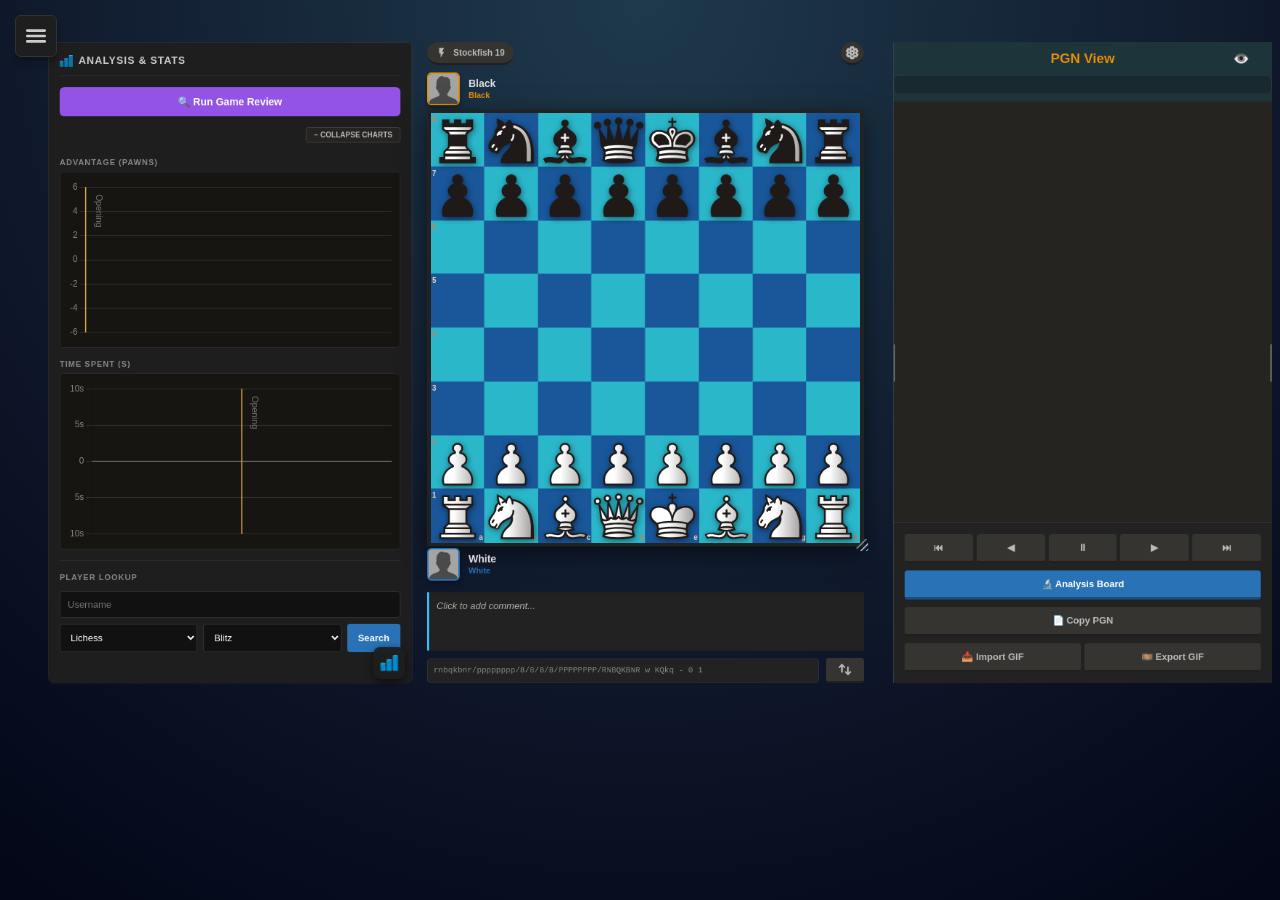
<file: index.html>
<!DOCTYPE html>
<html lang="en">
    <head>
        <meta charset="UTF-8">
        <meta name="viewport" content="width=device-width, initial-scale=1.0, maximum-scale=1.0, user-scalable=no, viewport-fit=cover">
        <title>Chess</title>
        <link rel="icon" type="image/x-icon" href="./favicon.ico">
        <script src="./coi-serviceworker.js"></script>
        <script src="./js/chess_optimized.js"></script>
        <script src="./js/book.js"></script>
        <script src="./js/sound.js"></script>
        <script src="./js/eco.js"></script>
        <script src="./js/chart.js"></script>
        <script src="./js/gif.js"></script>
        <script src="./js/tf.min.js"></script>
        <script src="./js/pdf.min.js"></script>
        <link rel="stylesheet" href="css/variables.css">
        <link rel="stylesheet" href="css/base.css">
        <link rel="stylesheet" href="css/board.css">
        <link rel="stylesheet" href="css/layout.css">
        <link rel="stylesheet" href="css/components.css">
    </head>
    <body class="">
        <button id="mainMenuBtn" onclick="window.app.ui.toggleSideMenu()" style="position: fixed; top: 15px; left: 15px; z-index: 100000; background: #1e1e1e; border: 1px solid #333; border-radius: 6px; width: 42px; height: 42px; display: flex; align-items: center; justify-content: center; cursor: pointer; color: #ccc; padding: 0; transition: 0.2s; box-shadow: 0 4px 6px rgba(0,0,0,0.3); transform: none;">
            <svg xmlns="http://www.w3.org/2000/svg" viewBox="0 0 24 24" fill="none" stroke="currentColor" style="width: 26px; height: 26px; display: block;">
                <path stroke-linecap="round" stroke-linejoin="round" stroke-width="2.5" d="M4 7h16M4 12h16M4 17h16"></path>
            </svg>
        </button>
        <div id="sideMenuOverlay" style="display: none; position: fixed; inset: 0; top: 0px; left: 0px; right: 0px; bottom: 0px; width: 100vw; height: 100vh; min-height: 100dvh; background: rgba(0, 0, 0, 0.65); z-index: 1000001; backdrop-filter: blur(3px); -webkit-backdrop-filter: blur(3px); transform: none;" onclick="window.app.ui.toggleSideMenu(false)"></div>
        <div id="sideMenuPanel" style="position: fixed; top: 0px; bottom: 0px; left: -380px; width: 320px; max-width: 85vw; height: 100%; height: 100vh; height: 100dvh; min-height: 100%; background: #111; z-index: 1000002; transition: left 0.3s cubic-bezier(0.4, 0, 0.2, 1); box-shadow: 4px 0 20px rgba(0,0,0,0.8); display: flex; flex-direction: column; overflow-y: auto; -webkit-overflow-scrolling: touch; border-right: 1px solid #222; transform: none;">
            <div style="display: flex; justify-content: space-between; align-items: center; padding: 20px; border-bottom: 1px solid #222;">
                <h2 style="margin: 0; color: #fff; font-size: 20px; font-weight: bold; display: flex; align-items: center; gap: 10px;">
                    <img src="./assets/tabs-icon/rating-stats.svg" width="18" height="18">Menu
                </h2>
                <button onclick="window.app.ui.toggleSideMenu(false)" style="background: none; border: none; color: #888; font-size: 28px; cursor: pointer; padding: 0; line-height: 1; transition: 0.2s;" onmouseover="this.style.color='#fff'" onmouseout="this.style.color='#888'">&times;</button>
            </div>
            <div style="padding: 20px; display: flex; flex-direction: column; gap: 20px; flex-grow: 1;">
                <div style="display: flex; flex-direction: column; gap: 8px;">
                    <!-- Analysis Menu -->
                    <div class="menu-nav-item group" style="display: flex; flex-direction: column;" onmouseenter="document.getElementById('analysisSubmenu').style.display='flex'; if(!document.getElementById('menuBtn-analysis').classList.contains('active')) document.getElementById('menuBtn-analysis').style.background='#222';" onmouseleave="document.getElementById('analysisSubmenu').style.display='none'; if(!document.getElementById('menuBtn-analysis').classList.contains('active')){ document.getElementById('menuBtn-analysis').style.background='transparent'; }">
                        <button id="menuBtn-analysis" class="menu-nav-btn active" style="text-align: left; padding: 12px 15px; background: #2872b5; border: none; border-radius: 6px; color: white; font-size: 15px; font-weight: bold; cursor: pointer; display: flex; align-items: center; gap: 10px; transition: 0.2s;">
                            <img src="./assets/tabs-icon/magnifier-analysis.svg" width="18" height="18">Analysis
                        </button>
                        <div id="analysisSubmenu" style="display: none; flex-direction: column; padding-top: 5px; gap: 5px;">
                            <div style="display: flex; align-items: center; justify-content: space-between; padding: 8px 12px; background: rgba(255,255,255,0.05); border-radius: 4px; margin-bottom: 4px;">
                                <div style="display: flex; align-items: center; gap: 8px; color: #aaa; font-size: 14px;">
                                    <img src="./assets/tabs-icon/variants.svg" width="16" height="16" style="opacity: 0.8;">
                                    <span>Variant</span>
                                </div>
                                <select id="analysisVariantSelect" onchange="if(window.app && window.app.game) window.app.game.setGameMode(this.value);" style="background: #111; color: #e3e3e3; border: 1px solid #333; padding: 4px 8px; border-radius: 3px; font-size: 13px; cursor: pointer; outline: none;">
                                    <option value="classical">Standard</option>
                                    <option value="chess960">Chess960</option>
                                    <option value="3check">3-Check</option>
                                    <option value="antichess">Antichess</option>
                                    <option value="atomic">Atomic</option>
                                    <option value="bughouse">Bughouse</option>
                                    <option value="chaturanga">Chaturanga</option>
                                    <option value="crazyhouse">Crazyhouse</option>
                                    <option value="duck">Duck Chess</option>
                                    <option value="horde">Horde</option>
                                    <option value="kingofthehill">King of the Hill</option>
                                    <option value="placement">Placement</option>
                                    <option value="racingkings">Racing Kings</option>
                                    <option value="alice">Alice Chess</option>
                                    <option value="spell">Spell Chess</option>
                                </select>
                            </div>
                            <div class="chess960-box">
                                <label class="chess960-label">Scharnagl SP</label>
                                <div class="chess960-controls">
                                    <input type="number" class="chess960-sp-input sp-input" min="0" max="959" placeholder="Rnd" title="Start Position (0-959)">
                                    <button class="btn-secondary chess960-rnd-btn rnd-btn" title="Randomize">🎲</button>
                                </div>
                            </div>
                            <button onclick="const v = document.getElementById('analysisVariantSelect').value; window.app.game.setGameMode(v); if(v === 'chess960') window.app.game.startChess960Analysis(); else window.app.game.startAnalysisMode(); window.app.ui.switchTab('analysis'); window.app.ui.toggleSideMenu(false);" style="text-align: center; justify-content: center; padding: 8px 12px; background: transparent; border: none; border-radius: 4px; color: #aaa; font-size: 14px; cursor: pointer; display: flex; align-items: center; gap: 8px; transition: 0.2s;" onmouseover="this.style.color='#fff'; this.style.background='#333'" onmouseout="this.style.color='#aaa'; this.style.background='transparent'">
                                <img src="./assets/tabs-icon/magnifier-analysis.svg" width="16" height="16" style="opacity: 0.8;">Start Analysis
                            </button>
                        </div>
                    </div>

                    <!-- Play Menu -->
                    <div class="menu-nav-item group" style="display: flex; flex-direction: column;" onmouseenter="document.getElementById('playSubmenu').style.display='flex'; if(!document.getElementById('menuBtn-play').classList.contains('active')) document.getElementById('menuBtn-play').style.background='#222';" onmouseleave="document.getElementById('playSubmenu').style.display='none'; if(!document.getElementById('menuBtn-play').classList.contains('active')){ document.getElementById('menuBtn-play').style.background='transparent'; }">
                        <button id="menuBtn-play" class="menu-nav-btn" style="text-align: center; justify-content: center; padding: 12px 15px; background: transparent; border: none; border-radius: 6px; color: #ccc; font-size: 15px; font-weight: bold; cursor: pointer; display: flex; align-items: center; gap: 10px; transition: 0.2s;" onmouseover="if(!this.classList.contains('active')){this.style.background='#222'; this.style.color='#fff'}" onmouseout="if(!this.classList.contains('active')){this.style.background='transparent'; this.style.color='#ccc'}">
                            <img src="./assets/tabs-icon/play-white.svg" width="18" height="18">Play
                        </button>
                        <div id="playSubmenu" style="display: none; flex-direction: column; padding-top: 5px; gap: 5px;">
                            <div style="display: flex; align-items: center; justify-content: space-between; padding: 8px 12px; background: rgba(255,255,255,0.05); border-radius: 4px; margin-bottom: 4px;">
                                <div style="display: flex; align-items: center; gap: 8px; color: #aaa; font-size: 14px;">
                                    <img src="./assets/tabs-icon/variants.svg" width="16" height="16" style="opacity: 0.8;">
                                    <span>Variant</span>
                                </div>
                                <select id="gameVariantSelect" onchange="if(window.app && window.app.game) window.app.game.setGameMode(this.value);" style="background: #111; color: #e3e3e3; border: 1px solid #333; padding: 4px 8px; border-radius: 3px; font-size: 13px; cursor: pointer; outline: none;">
                                    <option value="classical">Standard</option>
                                    <option value="chess960">Chess960</option>
                                    <option value="3check">3-Check</option>
                                    <option value="antichess">Antichess</option>
                                    <option value="atomic">Atomic</option>
                                    <option value="bughouse">Bughouse</option>
                                    <option value="chaturanga">Chaturanga</option>
                                    <option value="crazyhouse">Crazyhouse</option>
                                    <option value="duck">Duck Chess</option>
                                    <option value="horde">Horde</option>
                                    <option value="kingofthehill">King of the Hill</option>
                                    <option value="placement">Placement</option>
                                    <option value="racingkings">Racing Kings</option>
                                    <option value="alice">Alice Chess</option>
                                    <option value="spell">Spell Chess</option>
                                </select>
                            </div>
                            <div class="chess960-box">
                                <label class="chess960-label">Scharnagl SP</label>
                                <div class="chess960-controls">
                                    <input type="number" class="chess960-sp-input sp-input" min="0" max="959" placeholder="Rnd" title="Start Position (0-959)">
                                    <button class="btn-secondary chess960-rnd-btn rnd-btn" title="Randomize">🎲</button>
                                </div>
                            </div>
                            <button onclick="window.app.ui.switchTab('play'); const v = document.getElementById('gameVariantSelect').value; window.app.game.gameMode = v; if(v === 'chess960') window.app.game.startChess960Game('local'); else window.app.game.startLocalGame(); window.app.ui.toggleSideMenu(false);" style="text-align: center; justify-content: center; padding: 8px 12px; background: transparent; border: none; border-radius: 4px; color: #aaa; font-size: 14px; cursor: pointer; display: flex; align-items: center; gap: 8px; transition: 0.2s;" onmouseover="this.style.color='#fff'; this.style.background='#333'" onmouseout="this.style.color='#aaa'; this.style.background='transparent'">👤 Play vs Human</button>
                            <button onclick="window.app.ui.switchTab('play'); const v = document.getElementById('gameVariantSelect').value; window.app.game.setGameMode(v); window.app.ui.openBotMenu(); window.app.ui.toggleSideMenu(false);" style="text-align: center; justify-content: center; padding: 8px 12px; background: transparent; border: none; border-radius: 4px; color: #aaa; font-size: 14px; cursor: pointer; display: flex; align-items: center; gap: 8px; transition: 0.2s;" onmouseover="this.style.color='#fff'; this.style.background='#333'" onmouseout="this.style.color='#aaa'; this.style.background='transparent'">🤖 Play vs Computer</button>
                        </div>
                    </div>
                    <button id="menuBtn-puzzles" class="menu-nav-btn" onclick="window.app.ui.switchTab('puzzles'); window.app.ui.toggleSideMenu(false);" style="text-align: left; padding: 12px 15px; background: transparent; border: none; border-radius: 6px; color: #ccc; font-size: 15px; font-weight: bold; cursor: pointer; display: flex; align-items: center; gap: 10px; transition: 0.2s;" onmouseover="if(!this.classList.contains('active')){this.style.background='#222'; this.style.color='#fff'}" onmouseout="if(!this.classList.contains('active')){this.style.background='transparent'; this.style.color='#ccc'}">
                        <img src="./assets/tabs-icon/puzzle-piece.svg" width="18" height="18">Puzzles
                    </button>
                    <button id="menuBtn-study" class="menu-nav-btn" onclick="window.app.ui.switchTab('study'); window.app.ui.toggleSideMenu(false);" style="text-align: left; padding: 12px 15px; background: transparent; border: none; border-radius: 6px; color: #ccc; font-size: 15px; font-weight: bold; cursor: pointer; display: flex; align-items: center; gap: 10px; transition: 0.2s;" onmouseover="if(!this.classList.contains('active')){this.style.background='#222'; this.style.color='#fff'}" onmouseout="if(!this.classList.contains('active')){this.style.background='transparent'; this.style.color='#ccc'}">
                        <img src="./assets/tabs-icon/book-mark-aqua.svg" width="16" height="16" style="opacity: 0.8;">
                        <span>Study</span>
                    </button>
                    <button id="menuBtn-trainer" class="menu-nav-btn" onclick="window.app.ui.switchTab('trainer'); window.app.ui.toggleSideMenu(false);" style="text-align: left; padding: 12px 15px; background: transparent; border: none; border-radius: 6px; color: #ccc; font-size: 15px; font-weight: bold; cursor: pointer; display: flex; align-items: center; gap: 10px; transition: 0.2s;" onmouseover="if(!this.classList.contains('active')){this.style.background='#222'; this.style.color='#fff'}" onmouseout="if(!this.classList.contains('active')){this.style.background='transparent'; this.style.color='#ccc'}">
                        <img src="./assets/tabs-icon/StackOfBooks.svg" width="18" height="18" alt="Trainer icon" style="display: block;">
                        Opening Trainer
                    </button>
                    <button id="menuBtn-graph" class="menu-nav-btn" onclick="window.app.ui.switchTab('graph'); window.app.ui.toggleSideMenu(false);" style="text-align: left; padding: 12px 15px; background: transparent; border: none; border-radius: 6px; color: #ccc; font-size: 15px; font-weight: bold; cursor: pointer; display: flex; align-items: center; gap: 10px; transition: 0.2s;" onmouseover="if(!this.classList.contains('active')){this.style.background='#222'; this.style.color='#fff'}" onmouseout="if(!this.classList.contains('active')){this.style.background='transparent'; this.style.color='#ccc'}">
                        <svg viewBox="0 0 24 24" width="22" height="22" fill="none" stroke="currentColor" stroke-width="2.5" stroke-linecap="round" stroke-linejoin="round" style="flex-shrink: 0;">
                            <circle cx="12" cy="12" r="2.5"/><circle cx="12" cy="3" r="2.5"/><circle cx="21" cy="9.5" r="2.5"/><circle cx="17.5" cy="20" r="2.5"/><circle cx="6.5" cy="20" r="2.5"/><circle cx="3" cy="9.5" r="2.5"/>
                        </svg>
                        Node Graph
                    </button>
                    <button id="menuBtn-editor" class="menu-nav-btn" onclick="window.app.ui.switchTab('editor'); window.app.ui.toggleSideMenu(false);" style="text-align: left; padding: 12px 15px; background: transparent; border: none; border-radius: 6px; color: #ccc; font-size: 15px; font-weight: bold; cursor: pointer; display: flex; align-items: center; gap: 10px; transition: 0.2s;" onmouseover="if(!this.classList.contains('active')){this.style.background='#222'; this.style.color='#fff'}" onmouseout="if(!this.classList.contains('active')){this.style.background='transparent'; this.style.color='#ccc'}">
                        <svg viewBox="0 0 100 100" width="38" height="38" xmlns="http://www.w3.org/2000/svg" style="flex-shrink: 0; filter: drop-shadow(0 2px 4px rgba(0,0,0,0.3));">
                                <rect x="10" y="10" width="80" height="80" rx="10" fill="#262421" stroke="#38bdf8" stroke-width="4"/>
                                <path d="M10 36.6h80M10 63.3h80M36.6 10v80M63.3 10v80" stroke="#38bdf8" stroke-width="5" stroke-opacity="0.2"/>
                                <g transform="translate(20, 20) rotate(-10)">
                                    <path d="M50 5 L60 15 L15 60 L5 60 L5 50 Z" fill="#fbbf24" stroke="#000" stroke-width="2" stroke-linejoin="round"/>
                                    <path d="M50 5 L60 15 L68 7 L58 -3 Z" fill="#f472b6" stroke="#000" stroke-width="2" stroke-linejoin="round"/>
                                    <path d="M45 10 L55 20 L58 17 L48 7 Z" fill="#94a3b8" stroke="#000" stroke-width="2"/>
                                    <path d="M5 50 L15 60 L5 60 Z" fill="#1e293b" stroke="#000" stroke-width="2" stroke-linejoin="round"/>
                                </g>
                            </svg>
                        Board Editor
                    </button>
                </div>
            </div>
            <div class="menu-nav-item group" style="display: flex; flex-direction: column; margin-top: auto; margin-bottom: 20px; padding: 0 20px;">
                <a href="https://discord.gg/8TamUKY3" target="_blank" rel="noopener noreferrer" style="text-align: left; padding: 12px 15px; background: #5865F2; border: none; border-radius: 6px; color: white; font-size: 15px; font-weight: bold; cursor: pointer; display: flex; align-items: center; gap: 10px; transition: 0.2s; text-decoration: none; box-shadow: 0 4px 6px rgba(0,0,0,0.2);" onmouseover="this.style.background='#4752C4'; this.style.transform='translateY(-2px)';" onmouseout="this.style.background='#5865F2'; this.style.transform='translateY(0)';">
                    <svg stroke="currentColor" fill="currentColor" stroke-width="0" viewBox="0 0 640 512" width="22" height="22" xmlns="http://www.w3.org/2000/svg" style="flex-shrink: 0; margin-left: 8px;">
                        <path d="M524.531,69.836a1.5,1.5,0,0,0-.764-.7A485.065,485.065,0,0,0,404.081,32.03a1.816,1.816,0,0,0-1.923.91,337.461,337.461,0,0,0-14.9,30.6,447.848,447.848,0,0,0-134.426,0,309.541,309.541,0,0,0-15.135-30.6,1.89,1.89,0,0,0-1.924-.91A483.689,483.689,0,0,0,116.085,69.137a1.712,1.712,0,0,0-.788.676C39.068,183.651,18.186,294.69,28.43,404.354a2.016,2.016,0,0,0,.765,1.375A487.666,487.666,0,0,0,176.02,479.918a1.9,1.9,0,0,0,2.063-.676A348.2,348.2,0,0,0,208.12,430.4a1.86,1.86,0,0,0-1.019-2.588,321.173,321.173,0,0,1-45.868-21.853,1.885,1.885,0,0,1-.185-3.126c3.082-2.309,6.166-4.711,9.109-7.137a1.819,1.819,0,0,1,1.9-.256c96.229,43.917,200.41,43.917,295.5,0a1.812,1.812,0,0,1,1.924.233c2.944,2.426,6.027,4.851,9.132,7.16a1.884,1.884,0,0,1-.162,3.126,301.407,301.407,0,0,1-45.89,21.83,1.875,1.875,0,0,0-1,2.611,391.055,391.055,0,0,0,30.014,48.815,1.864,1.864,0,0,0,2.063.7A486.048,486.048,0,0,0,610.7,405.729a1.882,1.882,0,0,0,.765-1.352C623.729,277.594,590.933,167.465,524.531,69.836ZM222.491,337.58c-28.972,0-52.844-26.587-52.844-59.239S193.056,219.1,222.491,219.1c29.665,0,53.306,26.82,52.843,59.239C275.334,310.993,251.924,337.58,222.491,337.58Zm195.38,0c-28.971,0-52.843-26.587-52.843-59.239S388.437,219.1,417.871,219.1c29.667,0,53.307,26.82,52.844,59.239C470.715,310.993,447.538,337.58,417.871,337.58Z"></path>
                    </svg>
                    Join Discord
                </a>
            </div>
        </div>
        <div id="app-scaler">
            <div class="main-layout" style="display: flex; flex-direction: column; height: 100vh; overflow-y: auto; width: 0vh;">
                <div id="annotationPopup" style="display:none; left:947px; top:288px;">
                    <div class="ctx-header">Annotation</div>
                    <div class="nag-grid">
                        <div class="anno-btn nag-3" onclick="window.app.ui.setNag(3)" title="Brilliant">!!</div>
                        <div class="anno-btn nag-1" onclick="window.app.ui.setNag(1)" title="Great">!</div>
                        <div class="anno-btn nag-5" onclick="window.app.ui.setNag(5)" title="Interesting">!?</div>
                        <div class="anno-btn nag-6" onclick="window.app.ui.setNag(6)" title="Inaccuracy">?!</div>
                        <div class="anno-btn nag-2" onclick="window.app.ui.setNag(2)" title="Mistake">?</div>
                        <div class="anno-btn nag-4" onclick="window.app.ui.setNag(4)" title="Blunder">??</div>
                        <div class="anno-btn" onclick="window.app.ui.setNag(10)" title="Equal">=</div>
                        <div class="anno-btn" onclick="window.app.ui.setNag(13)" title="Unclear">∞</div>
                        <div class="anno-btn" onclick="window.app.ui.setNag(14)" title="White Slight">⩲</div>
                        <div class="anno-btn" onclick="window.app.ui.setNag(15)" title="Black Slight">⩱</div>
                        <div class="anno-btn" onclick="window.app.ui.setNag(16)" title="White Win">±</div>
                        <div class="anno-btn" onclick="window.app.ui.setNag(17)" title="Black Win">∓</div>
                        <div class="anno-btn" onclick="window.app.ui.setNag(18)" title="W Win">+−</div>
                        <div class="anno-btn" onclick="window.app.ui.setNag(19)" title="B Win">−+</div>
                        <div class="anno-btn" onclick="window.app.ui.setNag(0)" style="color:#d64f4f;" title="Clear">×</div>
                    </div>
                    <div style="border-top:1px solid #333; margin:5px 0;"></div>
                    <div class="ctx-menu-item" onclick="window.app.ui.promoteVar()">Promote Variation</div>
                    <div class="ctx-menu-item" onclick="window.app.ui.makeMainline()">Make Main Line</div>
                    <div style="border-top:1px solid #333; margin:5px 0;"></div>
                    <div class="ctx-menu-item" onclick="window.app.ui.promptComment()">Add Comment</div>
                    <div class="ctx-menu-item" onclick="window.app.ui.deleteNode()">Delete Move</div>
                </div>
                    <div id="settingsPanel" style="transform: translate3d(535px, 78px, 0px);">
                        <div class="settings-header">
                        <span>SETTINGS</span>
                        <span class="close-settings" onclick="window.app.ui.toggleSettings()">×</span>
                    </div>
                    <div class="settings-body">
                        <div class="setting-row" style="border-bottom:1px solid #444;padding-bottom:15px;">
                            <label class="control-label" style="margin-bottom: 8px; display: block;">Board Theme</label>
                            <div style="display: grid; grid-template-columns: repeat(3, 1fr); gap: 10px; margin-bottom: 15px; font-family: 'Segoe UI', Tahoma, sans-serif;">
                                <div class="theme-preset active" onclick="window.app.ui.setPresetTheme('#2bb7ca', '#19579a', this,'#2bb7ca','transparent', 'merida', 'radial-gradient(circle at 50% 0%, #1e3a4c 0%, #0f172a 60%, #020617 100%)')" style="background: #111; border: 2px solid #333;border-radius: 6px; padding: 6px; cursor: pointer; display: flex; flex-direction: column; align-items: center; color: #38bdf8; font-size: 11px; font-weight: bold; transition: all 0.2s;" title="Default">
                                    <span>Default</span>
                                    <div class="mini-board" style="display: grid; grid-template-columns: 1fr 1fr; grid-template-rows: 1fr 1fr; border: 1px solid #333; border-radius: 4px; overflow: hidden; width: 100%; aspect-ratio: 1/1; max-width: 40px; margin-top: 5px;">
                                        <div style="background: #2bb7ca;"></div>
                                        <div style="background: #19579a;"></div>
                                        <div style="background: #19579a;"></div>
                                        <div style="background: #2bb7ca;"></div>
                                    </div>
                                </div>
                                <div class="theme-preset" onclick="window.app.ui.setPresetTheme('#e8e8e8', '#7d8796', this, '#7d8796', 'transparent', 'alpha', 'radial-gradient(circle at 50% 0%, #2a2a2a 0%, #111 60%, #000 100%)')" style="background: #111; border: 2px solid #333; border-radius: 6px; padding: 6px; cursor: pointer; display: flex; flex-direction: column; align-items: center; color: #bababa; font-size: 11px; font-weight: bold; transition: all 0.2s;" title="Marble">
                                    <span>Marble</span>
                                    <div class="mini-board" style="display: grid; grid-template-columns: 1fr 1fr; grid-template-rows: 1fr 1fr; border: 1px solid #333; width: 100%; aspect-ratio: 1/1; max-width: 40px; margin-top: 5px; box-sizing: border-box;">
                                        <div style="background: #e8e8e8;"></div>
                                        <div style="background: #7d8796;"></div>
                                        <div style="background: #7d8796;"></div>
                                        <div style="background: #e8e8e8;"></div>
                                    </div>
                                </div>
                                <div class="theme-preset" onclick="window.app.ui.setPresetTheme('#eeeed2', '#769656', this, '#769656', 'transparent', 'cburnett', 'radial-gradient(circle at 50% 0%, #1b3320 0%, #0c1a10 60%, #000 100%)')" style="background: #111; border: 2px solid #333; border-radius: 6px; padding: 6px; cursor: pointer; display: flex; flex-direction: column; align-items: center; color: #bababa; font-size: 11px; font-weight: bold; transition: all 0.2s;" title="Green">
                                    <span>Green</span>
                                    <div class="mini-board" style="display: grid; grid-template-columns: 1fr 1fr; grid-template-rows: 1fr 1fr; border: 1px solid #333; width: 100%; aspect-ratio: 1/1; max-width: 40px; margin-top: 5px; box-sizing: border-box;">
                                        <div style="background: #eeeed2;"></div>
                                        <div style="background: #769656;"></div>
                                        <div style="background: #769656;"></div>
                                        <div style="background: #eeeed2;"></div>
                                    </div>
                                </div>
                                <div class="theme-preset" onclick="window.app.ui.setPresetTheme('#dee3e6', '#60b1d9', this, '#60b1d9', 'transparent', 'california', 'radial-gradient(circle at 50% 0%, #1e3a4c 0%, #0f172a 60%, #020617 100%)')" style="background: #111; border: 2px solid #333; border-radius: 6px; padding: 6px; cursor: pointer; display: flex; flex-direction: column; align-items: center; color: #bababa; font-size: 11px; font-weight: bold; transition: all 0.2s;" title="Blue">
                                    <span>Blue</span>
                                    <div class="mini-board" style="display: grid; grid-template-columns: 1fr 1fr; grid-template-rows: 1fr 1fr; border: 1px solid #333; width: 100%; aspect-ratio: 1/1; max-width: 40px; margin-top: 5px; box-sizing: border-box;">
                                        <div style="background: #dee3e6;"></div>
                                        <div style="background: #60b1d9;"></div>
                                        <div style="background: #60b1d9;"></div>
                                        <div style="background: #dee3e6;"></div>
                                    </div>
                                </div>
                                <div class="theme-preset" onclick="window.app.ui.setPresetTheme('#f0e6f6', '#7a5c8d', this, '#7a5c8d', 'transparent', 'companion', 'radial-gradient(circle at 50% 0%, #311c42 0%, #160b24 60%, #000 100%)')" style="background: #111; border: 2px solid #333; border-radius: 6px; padding: 6px; cursor: pointer; display: flex; flex-direction: column; align-items: center; color: #bababa; font-size: 11px; font-weight: bold; transition: all 0.2s;" title="Purple">
                                    <span>Purple</span>
                                    <div class="mini-board" style="display: grid; grid-template-columns: 1fr 1fr; grid-template-rows: 1fr 1fr; border: 1px solid #333; width: 100%; aspect-ratio: 1/1; max-width: 40px; margin-top: 5px; box-sizing: border-box;">
                                        <div style="background: #f0e6f6;"></div>
                                        <div style="background: #7a5c8d;"></div>
                                        <div style="background: #7a5c8d;"></div>
                                        <div style="background: #f0e6f6;"></div>
                                    </div>
                                </div>
                                <div class="theme-preset" onclick="window.app.ui.setPresetTheme('#e6dee2', '#d960cb', this, '#d960cb', 'transparent', 'kosal', 'radial-gradient(circle at 50% 0%, #4a1936 0%, #240a18 60%, #000 100%)')" style="background: #111; border: 2px solid #333; border-radius: 6px; padding: 6px; cursor: pointer; display: flex; flex-direction: column; align-items: center; color: #bababa; font-size: 11px; font-weight: bold; transition: all 0.2s;" title="Pink">
                                    <span>Pink</span>
                                    <div class="mini-board" style="display: grid; grid-template-columns: 1fr 1fr; grid-template-rows: 1fr 1fr; border: 1px solid #333; width: 100%; aspect-ratio: 1/1; max-width: 40px; margin-top: 5px; box-sizing: border-box;">
                                        <div style="background: #e6dee2;"></div>
                                        <div style="background: #d960cb;"></div>
                                        <div style="background: #d960cb;"></div>
                                        <div style="background: #e6dee2;"></div>
                                    </div>
                                </div>
                                <div class="theme-preset" onclick="window.app.ui.setPresetTheme('#e83a3a', '#404040', this, '#ffd700', '#ffd700', 'fantasy', 'radial-gradient(circle at 50% 0%, #4a1010 0%, #1a0505 60%, #000 100%)')" style="background: #111; border: 2px solid #333; border-radius: 6px; padding: 6px; cursor: pointer; display: flex; flex-direction: column; align-items: center; color: #bababa; font-size: 11px; font-weight: bold; transition: all 0.2s;" title="Fire">
                                    <span>Fire</span>
                                    <div class="mini-board" style="display: grid; grid-template-columns: 1fr 1fr; grid-template-rows: 1fr 1fr; border: 1px solid #ffd700; width: 100%; aspect-ratio: 1/1; max-width: 40px; margin-top: 5px; box-sizing: border-box;">
                                        <div style="background: #e83a3a; border: 1px solid #ffd700; box-sizing: border-box;"></div>
                                        <div style="background: #404040; border: 1px solid #ffd700; box-sizing: border-box;"></div>
                                        <div style="background: #404040; border: 1px solid #ffd700; box-sizing: border-box;"></div>
                                        <div style="background: #e83a3a; border: 1px solid #ffd700; box-sizing: border-box;"></div>
                                    </div>
                                </div>
                                <div class="theme-preset" onclick="window.app.ui.setPresetTheme('#0b3c5d', '#2a2a2a', this, '#00e5ff', '#00e5ff', 'cardinal', 'radial-gradient(circle at 50% 0%, #053140 0%, #02121a 60%, #000 100%)')" style="background: #111; border: 2px solid #333; border-radius: 6px; padding: 6px; cursor: pointer; display: flex; flex-direction: column; align-items: center; color: #bababa; font-size: 11px; font-weight: bold; transition: all 0.2s;" title="Neon">
                                    <span>Neon</span>
                                    <div class="mini-board" style="display: grid; grid-template-columns: 1fr 1fr; grid-template-rows: 1fr 1fr; border: 1px solid #00e5ff; width: 100%; aspect-ratio: 1/1; max-width: 40px; margin-top: 5px; box-sizing: border-box;">
                                        <div style="background: #0b3c5d; border: 1px solid #00e5ff; box-sizing: border-box;"></div>
                                        <div style="background: #2a2a2a; border: 1px solid #00e5ff; box-sizing: border-box;"></div>
                                        <div style="background: #2a2a2a; border: 1px solid #00e5ff; box-sizing: border-box;"></div>
                                        <div style="background: #0b3c5d; border: 1px solid #00e5ff; box-sizing: border-box;"></div>
                                    </div>
                                </div>
                                <div class="theme-preset" onclick="window.app.ui.setPresetTheme('#0f3460', '#2b213a', this, '#e94560', '#e94560', 'anarcandy', 'radial-gradient(circle at 50% 0%, #36021e 0%, #15001a 60%, #05000a 100%)')" style="background: #111; border: 2px solid #333; border-radius: 6px; padding: 6px; cursor: pointer; display: flex; flex-direction: column; align-items: center; color: #bababa; font-size: 11px; font-weight: bold; transition: all 0.2s;" title="Cyberpunk">
                                    <span>Cyberpunk</span>
                                    <div class="mini-board" style="display: grid; grid-template-columns: 1fr 1fr; grid-template-rows: 1fr 1fr; border: 1px solid #e94560; width: 100%; aspect-ratio: 1/1; max-width: 40px; margin-top: 5px; box-sizing: border-box;">
                                        <div style="background: #0f3460; border: 1px solid #e94560; box-sizing: border-box;"></div>
                                        <div style="background: #2b213a; border: 1px solid #e94560; box-sizing: border-box;"></div>
                                        <div style="background: #2b213a; border: 1px solid #e94560; box-sizing: border-box;"></div>
                                        <div style="background: #0f3460; border: 1px solid #e94560; box-sizing: border-box;"></div>
                                    </div>
                                </div>
                                <div class="theme-preset" onclick="window.app.ui.setPresetTheme('#2d1b4e', '#2b0f2a', this, '#8a2be2', '#8a2be2', 'maestro', 'radial-gradient(circle at 50% 0%, #1e1136 0%, #0b0517 60%, #000 100%)')" style="background: #111; border: 2px solid #333; border-radius: 6px; padding: 6px; cursor: pointer; display: flex; flex-direction: column; align-items: center; color: #bababa; font-size: 11px; font-weight: bold; transition: all 0.2s;" title="Galaxy">
                                    <span>Galaxy</span>
                                    <div class="mini-board" style="display: grid; grid-template-columns: 1fr 1fr; grid-template-rows: 1fr 1fr; border: 1px solid #8a2be2; width: 100%; aspect-ratio: 1/1; max-width: 40px; margin-top: 5px; box-sizing: border-box;">
                                        <div style="background: #2d1b4e; border: 1px solid #8a2be2; box-sizing: border-box;"></div>
                                        <div style="background: #2b0f2a; border: 1px solid #8a2be2; box-sizing: border-box;"></div>
                                        <div style="background: #2b0f2a; border: 1px solid #8a2be2; box-sizing: border-box;"></div>
                                        <div style="background: #2d1b4e; border: 1px solid #8a2be2; box-sizing: border-box;"></div>
                                    </div>
                                </div>
                                <div class="theme-preset" onclick="window.app.ui.setPresetTheme('#ff6b35', '#2b2222', this, '#ffd166', '#ffd166', 'firi', 'radial-gradient(circle at 50% 0%, #3b1b05 0%, #170902 60%, #000 100%)')" style="background: #111; border: 2px solid #333; border-radius: 6px; padding: 6px; cursor: pointer; display: flex; flex-direction: column; align-items: center; color: #bababa; font-size: 11px; font-weight: bold; transition: all 0.2s;" title="Pumpkin">
                                    <span>Pumpkin</span>
                                    <div class="mini-board" style="display: grid; grid-template-columns: 1fr 1fr; grid-template-rows: 1fr 1fr; border: 1px solid #ffd166; width: 100%; aspect-ratio: 1/1; max-width: 40px; margin-top: 5px; box-sizing: border-box;">
                                        <div style="background: #ff6b35; border: 1px solid #ffd166; box-sizing: border-box;"></div>
                                        <div style="background: #2b2222; border: 1px solid #ffd166; box-sizing: border-box;"></div>
                                        <div style="background: #2b2222; border: 1px solid #ffd166; box-sizing: border-box;"></div>
                                        <div style="background: #ff6b35; border: 1px solid #ffd166; box-sizing: border-box;"></div>
                                    </div>
                                </div>
                                <div class="theme-preset" onclick="window.app.ui.setPresetTheme('#e0f7fa', '#4dd0e1', this, '#0288d1', '#0288d1', 'icpieces', 'radial-gradient(circle at 50% 0%, #143540 0%, #07151c 60%, #000 100%)')" style="background: #111; border: 2px solid #333; border-radius: 6px; padding: 6px; cursor: pointer; display: flex; flex-direction: column; align-items: center; color: #bababa; font-size: 11px; font-weight: bold; transition: all 0.2s;" title="Ice">
                                    <span>Ice</span>
                                    <div class="mini-board" style="display: grid; grid-template-columns: 1fr 1fr; grid-template-rows: 1fr 1fr; border: 1px solid #0288d1; width: 100%; aspect-ratio: 1/1; max-width: 40px; margin-top: 5px; box-sizing: border-box;">
                                        <div style="background: #e0f7fa; border: 1px solid #0288d1; box-sizing: border-box;"></div>
                                        <div style="background: #4dd0e1; border: 1px solid #0288d1; box-sizing: border-box;"></div>
                                        <div style="background: #4dd0e1; border: 1px solid #0288d1; box-sizing: border-box;"></div>
                                        <div style="background: #e0f7fa; border: 1px solid #0288d1; box-sizing: border-box;"></div>
                                    </div>
                                </div>
                            </div>
                            <div class="color-pickers">
                                <div class="color-box" style="background-color:var(--board-light);">
                                    <label for="colorLight" style="position:absolute;width:100%;height:100%;cursor:pointer;"></label>
                                    <input type="color" id="colorLight" value="#2bb7ca" onchange="window.app.ui.updateTheme()" aria-label="Light Square Color">
                                </div>
                                <div class="color-box" style="background-color:var(--board-dark);">
                                    <label for="colorDark" style="position:absolute;width:100%;height:100%;cursor:pointer;"></label>
                                    <input type="color" id="colorDark" value="#19579a" onchange="window.app.ui.updateTheme()" aria-label="Dark Square Color">
                                </div>
                            </div>
                        </div>
                        <div class="setting-row" style="border-bottom:1px solid #444; padding-bottom:10px;">
                            <div style="display:flex; justify-content:space-between; align-items:flex-end; margin-bottom:5px;">
                                <label class="control-label" style="margin:0;">Custom engine loading</label>
                                <button class="btn-secondary" style="padding:2px 8px; font-size:10px; height:20px; min-height:0;" onclick="window.app.game.loadEngineFromFolder()">Select Folder📂</button>
                            </div>
                            <input type="text" id="assetEngineFolder" class="text-input" style="display:block; width:100%; margin-bottom: 10px;" placeholder="C:/project_root/Stockfish19" aria-label="Local Folder Path">
                            <button class="btn-secondary" style="padding:2px 8px; font-size:10px; height:20px; min-height:0;" onclick="window.app.game.resetEngineDefault()">Reset Default (Stockfish 19)</button>
                        </div>
                        <div class="setting-row" style="border-bottom:1px solid #444; padding-bottom:10px; ">
                            <label class="control-label">Engine Depth</label>
                            <input type="number" id="engineDepth" class="text-input" value="99" min="1" max="99">
                        </div>
                        <div class="setting-row" style=" border-top:1px solid #444; padding-top:10px;">
                            <label class="control-label" style="color:#38bdf8;">White Time (H:M:S)</label>
                            <div style="display:flex; gap:5px;">
                                <input type="number" id="wTimeH" class="text-input" placeholder="H" value="0" min="0" onchange="window.app.game.updateSettingsTime()" style="flex:1; text-align:center;">
                                <input type="number" id="wTimeM" class="text-input" placeholder="M" value="10" min="0" onchange="window.app.game.updateSettingsTime()" style="flex:1; text-align:center;">
                                <input type="number" id="wTimeS" class="text-input" placeholder="S" value="0" min="0" onchange="window.app.game.updateSettingsTime()" style="flex:1; text-align:center;">
                            </div>
                        </div>
                        <div class="setting-row" style="border-bottom:1px solid #444; padding-bottom:10px;">
                            <label class="control-label">White Increment (Sec)</label>
                            <input type="number" id="wInc" class="text-input" value="0" min="0" onchange="window.app.game.updateSettingsTime()">
                        </div>
                        <div class="setting-row" style=" border-bottom:1px solid #444; padding-bottom:10px;">
                            <label class="control-label" style="color:#e68f00;">Black Time (H:M:S)</label>
                            <div style="display:flex; gap:5px;">
                                <input type="number" id="bTimeH" class="text-input" placeholder="H" value="0" min="0" onchange="window.app.game.updateSettingsTime()" style="flex:1; text-align:center;">
                                <input type="number" id="bTimeM" class="text-input" placeholder="M" value="10" min="0" onchange="window.app.game.updateSettingsTime()" style="flex:1; text-align:center;">
                                <input type="number" id="bTimeS" class="text-input" placeholder="S" value="0" min="0" onchange="window.app.game.updateSettingsTime()" style="flex:1; text-align:center;">
                            </div>
                            <div class="setting-row">
                                <label class="control-label">Black Increment (Sec)</label>
                                <input type="number" id="bInc" class="text-input" value="0" min="0" onchange="window.app.game.updateSettingsTime()">
                            </div>
                        </div>
                        <div class="setting-row" style="border-bottom:1px solid #444; padding-bottom:10px;">
                            <label class="control-label">Premove Mode</label>
                            <select id="premoveMode" class="select-input" onchange="window.app.game.setPremoveMode(this.value)">
                                <option value="multi">Multiple Premoves</option>
                                <option value="single">Single Premove</option>
                                <option value="none">No Premoves</option>
                            </select>
                        </div>
                        <div class="setting-row" style="border-bottom:1px solid #444; padding-bottom:10px;">
                            <label class="control-label">Move Method</label>
                            <select id="moveMethod" class="select-input" onchange="window.app.ui.setMoveMethod(this.value)">
                                <option value="both" selected="">Drag &amp;Click</option>
                                <option value="drag">Drag Only</option>
                                <option value="click">Click Only</option>
                            </select>
                        </div>
                        <div class="setting-row" style="border-bottom:1px solid #444; padding-bottom:10px;">
                            <label class="control-label" for="bgInput">Background</label>
                            <label class="file-upload-btn">
                                <span>Choose Background Image</span>
                                <input type="file" id="bgInput" accept="image/*" onchange="window.app.ui.setBackground(this)" aria-label="Background Image">
                            </label>
                        </div>
                        <div class="setting-row" style="border-bottom:1px solid #444; padding-bottom:10px;">
                            <label class="control-label" for="pgnStyle">PGN View</label>
                            <select id="pgnStyle" class="select-input" onchange="window.app.ui.updateHistory()">
                                <option value="standard">Standard (Grid)</option>
                                <option value="tree">Branch (Tree)</option>
                                <option value="none">None</option>
                            </select>
                        </div>
                        <div class="setting-row" style="border-bottom:1px solid #444; padding-bottom:10px;">
                            <label class="control-label" for="pgnStyle">PGN Format</label>
                            <select id="pgnFormatSelect" onchange="window.switchBottomTab('export')" class="select-input">
                                <option value="both">Lichess + Chess.com</option>
                                <option value="lichess">Lichess Format Only</option>
                                <option value="chesscom">Chess.com Format Only</option>
                                <option value="clean">Clean Timers & Evals</option>
                            </select>
                        </div>
                        <div class="setting-row" style="border-bottom:1px solid #444; padding-bottom:10px;">
                            <label class="control-label" for="assetType">Pieces</label>
                            <select id="assetType" class="select-input" onchange="window.app.ui.renderBoard();window.app.ui.initEditorBars();window.app.ui.updateBotMenuPreviews()">
                                <option value="cburnett">Cburnett (Default)</option>
                                <option value="blindfold">Blindfold (Invisible)</option>
                                <option value="local">Local Folder</option>
                            </select>
                        </div>
                        <div class="setting-row" id="localInputs" style="border-bottom:1px solid #444; padding-bottom:10px;">
                            <label class="control-label">Custom Pieces Folder</label>
                            <button id="btnBrowseFolder" class="btn-secondary" style="padding:2px 8px; font-size:10px; height:20px; min-height:0;" title="Browse Folder">Select Folder📂</button>
                            <div style="display:flex; gap: 5px; margin-bottom: 10px;">
                                <input type="text" id="assetFolder" class="text-input" style="flex-grow:1;" placeholder="Click folder icon to load..." readonly aria-label="Local Folder Path">
                            </div>
                            <select id="assetExt" class="select-input" style="display:block; width: 100%;" aria-label="File Extension">
                                <option value="auto" selected>Auto-Detect (Recommended)</option>
                                <option value=".png">.png</option>
                                <option value=".svg">.svg</option>
                                <option value=".webp">.webp</option>
                                <option value=".jpg">.jpg</option>
                            </select>
                            <small style="color:#777; font-size:10px; display:block; margin-top:5px;">*Files must be named standardly (e.g., wP.svg, b_knight.png, etc.)</small>
                        </div>
                        <div class="setting-row" style="border-bottom:1px solid #444; padding-bottom:10px;">
                            <label class="control-label">Sound Theme</label>
                            <select id="soundSetSelect" class="select-input">
                                <option value="standard">Standard</option>
                            </select>
                        </div>
                        <div class="setting-row" style="border-bottom:1px solid #444; padding-bottom:10px;">
                            <label class="control-label">Coordinates Display</label>
                            <select id="coordPosition" class="select-input" onchange="window.app.ui.renderBoard(false)">
                                <option value="inside" selected>Inside</option>
                                <option value="outside">Outside</option>
                            </select>
                        </div>
                        <div class="setting-row" style="border-bottom:1px solid #444; padding-bottom:10px;">
                            <div style="display:flex; justify-content:space-between; align-items:center; margin-bottom:8px;">
                                <label class="control-label">Volume</label>
                                <span id="volumeValue" style="color:var(--accent); font-family:monospace; font-size:12px; font-weight:bold;">70%</span>
                            </div>
                            <div class="slider-container">
                                <input type="range" id="masterVolume" class="slider-input" min="0" max="100" value="70" oninput="window.app.ui.updateVolume(this.value)">
                            </div>
                        </div>
                        <div class="setting-row" style="border-bottom:1px solid #444; padding-bottom:10px;">
                            <div style="display:flex; justify-content:space-between; align-items:flex-end; margin-bottom:5px;">
                                <label class="control-label" style="margin:0;">Player Avatars</label>
                                <button class="btn-secondary" style="padding:2px 8px; font-size:10px; height:20px; min-height:0;" onclick="window.app.ui.resetAvatars()">Reset Default</button>
                            </div>
                            <div style="display:flex; gap:10px;">
                                <div style="flex:1;">
                                    <label class="control-label" style="font-size:10px; margin-bottom:4px; display:block;">Opponent</label>
                                    <label class="file-upload-btn">
                                        <span>Choose Image</span>
                                        <input type="file" id="avatarTopInput" accept="image/*" onchange="window.app.ui.setAvatar('top', this)">
                                    </label>
                                </div>
                                <div style="flex:1;">
                                    <label class="control-label" style="font-size:10px; margin-bottom:4px; display:block;">You</label>
                                    <label class="file-upload-btn">
                                        <span>Choose Image</span>
                                        <input type="file" id="avatarBotInput" accept="image/*" onchange="window.app.ui.setAvatar('bot', this)">
                                    </label>
                                </div>
                            </div>
                        </div>
                        <div class="setting-row" style="border-bottom:1px solid #444; padding-bottom:10px;">
                            <label class="checkbox-label">
                                <input type="checkbox" id="autoQueen">Auto-Queen </label>
                        </div>
                        <div class="setting-row" style="border-bottom:1px solid #444; padding-bottom:10px;">
                            <label class="checkbox-label">
                                <input type="checkbox" id="pgnIgnoreMove" checked="">Flexible Import (Ignore move numbers) </label>
                        </div>
                        <div class="setting-row" style="border-bottom:1px solid #444; padding-bottom:10px;">
                            <label class="checkbox-label">
                                <input type="checkbox" id="enableAnimations" checked="" onchange="window.app.ui.toggleAnimations()">Enable Move Animations </label>
                        </div>
                    </div>
                </div>
            </div>
            <div id="draggedPieceGhost"></div>
            <div id="previewPopup">
                <div class="preview-grid" id="previewGrid"></div>
            </div>
            <div class="main-container">
                <div id="study-sidebar" class="left-panel" style="display: none; position: relative; z-index: 20; width: 500px; height: 100%; background: #262421; border-right: 1px solid #333; flex-direction: column; flex-shrink: 0; box-sizing: border-box; font-family: 'Segoe UI', Tahoma, sans-serif;">
                    <div style="border-bottom: 1px solid #333; padding: 12px 15px; background: #201e1b; flex-shrink: 0; display: flex; justify-content: space-between; align-items: center;">
                        <div style="display: flex; align-items: center; gap: 8px; overflow: hidden;">
                            <img src="./assets/tabs-icon/book-stack-pawn.svg" width="18" height="18" style="display: block; opacity: 0.8; flex-shrink: 0;">
                            <h3 id="studyTitleDisplay" style="margin: 0; color: #d85000; font-size: 13px; text-transform: uppercase; letter-spacing: 1px; font-weight: 600; white-space: nowrap; overflow: hidden; text-overflow: ellipsis;">My Study</h3>
                        </div>
                        <div style="display: flex; gap: 10px; align-items: center;">
                            <button onclick="window.app.ui.openStudyManager()" style="background: none; border: none; color: #888; font-size: 16px; cursor: pointer; padding: 0; transition: 0.2s;" onmouseover="this.style.color='#fff'" onmouseout="this.style.color='#888'" title="Manage Studies">📚</button>
                            <button onclick="window.app.ui.openExportStudyModal()" style="background: none; border: none; color: #888; font-size: 16px; cursor: pointer; padding: 0; transition: 0.2s;" onmouseover="this.style.color='#fff'" onmouseout="this.style.color='#888'" title="Download Study">⬇️</button>
                            <button onclick="window.app.ui.openChapterModal(-1); setTimeout(()=>window.app.ui.switchChapterTab('pgn'), 100);" style="background: none; border: none; color: #888; font-size: 16px; cursor: pointer; padding: 0; transition: 0.2s;" onmouseover="this.style.color='#fff'" onmouseout="this.style.color='#888'" title="Import FEN/PGN">📥</button>
                            <button onclick="window.app.ui.openChapterModal(-1)" style="background: none; border: none; color: #888; font-size: 22px; font-weight: bold; cursor: pointer; line-height: 1; transition: 0.2s; padding: 0;" onmouseover="this.style.color='#fff'" onmouseout="this.style.color='#888'" title="Add Chapter">+</button>
                        </div>
                    </div>
                    <div style="display: flex; border-bottom: 1px solid #333; padding-top: 10px; background: #262421; flex-shrink: 0;">
                        <div id="chapter-count-header" style="flex: 1; text-align: center; color: #d85000; font-size: 12px; font-weight: 600; border-bottom: 2px solid #d85000; padding-bottom: 8px; cursor: default;">Chapters</div>
                        <div style="flex: 1; text-align: center; color: #888; font-size: 12px; padding-bottom: 8px; cursor: default;">Members</div>
                    </div>
                    <div id="chapters-list-container" style="flex-grow: 1; overflow-y: auto; display: flex; flex-direction: column; padding: 5px 0;"></div>
                    <div style="padding: 12px 15px; border-top: 1px solid #333; color: #3692e7; cursor: pointer; display: flex; align-items: center; gap: 8px; font-size: 13px; font-weight: 500; transition: background 0.1s; background: #201e1b; flex-shrink: 0;" onmouseover="this.style.background='#2b2926'" onmouseout="this.style.background='#201e1b'" onclick="window.app.ui.openChapterModal(-1)">
                        <svg viewBox="0 0 24 24" width="16" height="16" stroke="currentColor" stroke-width="2.5" fill="none" stroke-linecap="round" stroke-linejoin="round">
                            <path d="M12 5v14M5 12h14"></path>
                        </svg>
                        Add a new chapter</div>
                </div>
                <div id="analysisPanel" class="left-panel" style="width: 500px; height: fit-content; max-height: 100%; overflow-y: auto; background: #1e1e1e; border-radius: 8px; border: 1px solid #333; padding: 15px; display: flex; flex-direction: column; gap: 15px; flex-shrink: 0; box-sizing: border-box;">
                    <div style="border-bottom: 1px solid #333; padding-bottom: 10px; flex-shrink: 0; display: flex; align-items: center; gap: 8px;">
                        <img src="./assets/tabs-icon/rating-stats.svg" width="18" height="18" style="display: block; opacity: 0.8;">
                        <h3 style="margin: 0; color: #ccc; font-size: 14px; text-transform: uppercase; letter-spacing: 1px;">Analysis & Stats</h3>
                    </div>
                    <div id="leftPanelReviewAnchor" style="display: flex; flex-direction: column; flex-shrink: 0; width: 100%;">
                        <div id="reviewContainer" style="display: flex; flex-direction: column; gap: 15px; width: 100%;">
                            <button id="reviewGameBtn" class="action-btn" onclick="window.app.game.reviewGame(false)" style="display: none; background-color: #9253e6; color: white; font-weight: bold; width: 100%; padding: 12px; border-radius: 6px; font-size: 14px; border: none; cursor: pointer; transition: 0.2s;" onmouseover="this.style.backgroundColor='#a369eb'" onmouseout="this.style.backgroundColor='#9253e6'">🔍 Run Game Review</button>
                            <div id="reviewResultsPanel" style="display: none; flex-direction: row; gap: 20px; padding: 15px; background: var(--bg-panel); border: 1px solid var(--border); border-radius: 8px;">
                                <div style="flex: 1; text-align: center;">
                                    <div style="font-size: 24px; font-weight: bold; color: #fff;" id="accWhite">100%</div>
                                    <div style="font-size: 12px; color: #888; margin-bottom: 8px;">White Accuracy</div>
                                    <div style="color: #f7c045; font-weight: 600; font-size: 14px;" id="inaccWhite">0 Inaccuracies</div>
                                    <div style="color: #ffa700; font-weight: 600; font-size: 14px;" id="mistWhite">0 Mistakes</div>
                                    <div style="color: #fa412d; font-weight: 600; font-size: 14px;" id="blunWhite">0 Blunders</div>
                                </div>
                                <div style="flex: 1; text-align: center;">
                                    <div style="font-size: 24px; font-weight: bold; color: #fff;" id="accBlack">100%</div>
                                    <div style="font-size: 12px; color: #888; margin-bottom: 8px;">Black Accuracy</div>
                                    <div style="color: #f7c045; font-weight: 600; font-size: 14px;" id="inaccBlack">0 Inaccuracies</div>
                                    <div style="color: #ffa700; font-weight: 600; font-size: 14px;" id="mistBlack">0 Mistakes</div>
                                    <div style="color: #fa412d; font-weight: 600; font-size: 14px;" id="blunBlack">0 Blunders</div>
                                </div>
                            </div>
                        </div>
                    </div>
                    <div class="chart-controls" style="margin-bottom: 5px; display: flex; justify-content: flex-end; flex-shrink: 0;">
                        <button id="toggleChartsBtn" style="background: #262421; color: #bababa; border: 1px solid #404040; padding: 4px 10px; border-radius: 3px; cursor: pointer; font-size: 10px; font-weight: bold; text-transform: uppercase;">− Collapse Charts</button>
                    </div>
                    <div id="chartsCollapsibleWrapper" style="display: flex; flex-direction: column; gap: 15px; width: 100%;">
                        <div id="evalChartContainer" style="display: flex; flex-direction: column; gap: 5px; width: 100%;">
                            <span style="color: #888; font-size: 11px; font-weight: bold; letter-spacing: 1px;">ADVANTAGE (PAWNS)</span>
                            <div style="width: 100%; background: #161512; border-radius: 4px; border: 1px solid #2a2a2a; padding: 10px; box-sizing: border-box;">
                                <div id="evalSizer" style="position: relative; height: 220px; width: 100%;">
                                    <canvas id="evalChartCtx"></canvas>
                                </div>
                            </div>
                        </div>
                        <div id="timeChartContainer" style="display: flex; flex-direction: column; gap: 5px; width: 100%;">
                            <span style="color: #888; font-size: 11px; font-weight: bold; letter-spacing: 1px;">TIME SPENT (S)</span>
                            <div style="width: 100%; background: #161512; border-radius: 4px; border: 1px solid #2a2a2a; padding: 10px; box-sizing: border-box;">
                                <div id="timeSizer" style="position: relative; height: 220px; width: 100%;">
                                    <canvas id="timeChartCtx"></canvas>
                                </div>
                            </div>
                        </div>
                    </div>
                    <div style="display: flex; flex-direction: column; gap: 10px; border-top: 1px solid #333; padding-top: 15px; flex-shrink: 0;">
                        <span style="color: #888; font-size: 11px; font-weight: bold; letter-spacing: 1px;">PLAYER LOOKUP</span>
                        <div style="display: flex; flex-direction: column; gap: 8px;">
                            <input type="text" id="statUsername" placeholder="Username" style="padding: 10px; background: #111; color: white; border: 1px solid #333; border-radius: 4px; font-size: 13px; outline: none;">
                            <div style="display: flex; gap: 8px;">
                                <select id="statPlatform" style="flex: 1; padding: 10px; background: #111; color: white; border: 1px solid #333; border-radius: 4px; font-size: 13px; outline: none;">
                                    <option value="lichess">Lichess</option>
                                    <option value="chesscom">Chess.com</option>
                                </select>
                                <select id="statTimeControl" style="flex: 1; padding: 10px; background: #111; color: white; border: 1px solid #333; border-radius: 4px; font-size: 13px; outline: none;">
                                    <option value="bullet">Bullet</option>
                                    <option value="blitz" selected>Blitz</option>
                                    <option value="rapid">Rapid</option>
                                    <option value="classical">Classical / Daily</option>
                                </select>
                                <button class="btn-primary" onclick="window.app.ui.fetchPlayerStats()" style="padding: 10px 15px; background: #2872b5; font-size: 13px; border: none; border-radius: 4px; cursor: pointer;">Search</button>
                            </div>
                        </div>
                        <div id="statResult" style="margin-top: 8px; font-size: 13px;"></div>
                    </div>
                </div>
                <div class="center-right-wrapper" style="display: flex; flex-direction: column; gap: 15px; width: fit-content;">
                    <div class="board-row">
                        <div class="board-section">
                            <div class="board-header-container">
                                <button class="engine-toggle-btn" onclick="window.app.ui.toggleEngine()">
                                    <svg viewBox="0 0 24 24" width="24" height="24" fill="currentColor">
                                        <path d="M7 2v11h3v9l7-12h-4l4-8z"></path>
                                    </svg>
                                    <span id="engine-btn-name"></span>
                                </button>
                                <button class="gear-btn" onclick="window.app.ui.toggleSettings()" title="Settings">
                                    <svg aria-hidden="true" width="24" height="24" viewBox="0 0 24 24" xmlns="http://www.w3.org/2000/svg">
                                        <path fill="currentColor" d="M12.01 2.25c.74 0 1.47.1 2.18.25.32.07.55.33.59.65l.17 1.53a1.38 1.38 0 001.92 1.11l1.4-.61c.3-.13.64-.06.85.17a9.8 9.8 0 012.2 3.8c.1.3 0 .63-.26.82l-1.24.92a1.38 1.38 0 000 2.22l1.24.92c.26.19.36.52.27.82a9.8 9.8 0 01-2.2 3.8.75.75 0 01-.85.17l-1.4-.62a1.38 1.38 0 00-1.93 1.12l-.17 1.52a.75.75 0 01-.58.65 9.52 9.52 0 01-4.4 0 .75.75 0 01-.57-.65l-.17-1.52a1.38 1.38 0 00-1.93-1.11l-1.4.62a.75.75 0 01-.85-.18 9.8 9.8 0 01-2.2-3.8c-.1-.3 0-.63.27-.82l1.24-.92a1.38 1.38 0 000-2.22l-1.24-.92a.75.75 0 01-.28-.82 9.8 9.8 0 012.2-3.8c.23-.23.57-.3.86-.17l1.4.62c.4.17.86.15 1.25-.08.38-.22.63-.6.68-1.04l.17-1.53a.75.75 0 01.58-.65c.72-.16 1.45-.24 2.2-.25zm0 1.5c-.45 0-.9.04-1.35.12l-.11.97a2.89 2.89 0 01-4.02 2.33l-.9-.4A8.3 8.3 0 004.28 9.1l.8.59a2.88 2.88 0 010 4.64l-.8.59a8.3 8.3 0 001.35 2.32l.9-.4a2.88 2.88 0 014.02 2.32l.1.99c.9.15 1.8.15 2.7 0l.1-.99a2.88 2.88 0 014.02-2.32l.9.4a8.3 8.3 0 001.36-2.32l-.8-.59a2.88 2.88 0 010-4.64l.8-.59a8.3 8.3 0 00-1.35-2.32l-.9.4a2.88 2.88 0 01-4.02-2.32l-.11-.98c-.45-.08-.9-.11-1.34-.12zM12 8.25a3.75 3.75 0 110 7.5 3.75 3.75 0 010-7.5zm0 1.5a2.25 2.25 0 100 4.5 2.25 2.25 0 000-4.5z"></path>
                                    </svg>
                                </button>
                            </div>
                            <div class="player-header top-header" style="display: flex; align-items: center; position: relative; width: 100%;">
    <div class="player-tag" style="display: flex; align-items: center; gap: 12px;">
        <div class="player-avatar" style="border-color: rgb(230, 143, 0); background: rgb(38, 36, 33);">
            <img src="assets/tabs-icon/face.webp" style="width:100%; height:100%; object-fit:cover; border-radius:4px;">
        </div>
        <div class="player-info" style="display: flex; flex-direction: column;">
            <span class="player-name">Opponent</span>
            <span class="player-meta" style="color: rgb(230, 143, 0); font-weight: 600;">Black</span>
        </div>
    </div>

    <div id="spells-top" style="display: none; gap: 20px; align-items: center; position: absolute; left: 50%; top: 50%; transform: translate(-50%, -50%); z-index: 10;">
        
        <div style="display: flex; flex-direction: column; align-items: center; gap: 6px;">
            <div style="position: relative;">
                <div id="spell-top-freeze" onclick="window.app.ui.toggleSpell('freeze', 'b')" style="width: 60px; height: 60px; border-radius: 10px; cursor: pointer; background: url('./assets/tabs-icon/freeze.3455552f.png') center/cover; border: 2px solid #555; box-shadow: 0 4px 6px rgba(0,0,0,0.6); transition: all 0.2s;"></div>
                <div id="spell-top-freeze-count" style="position: absolute; top: -8px; right: -8px; background: #222; color: #fff; font-size: 12px; font-weight: bold; padding: 2px 6px; border-radius: 10px; border: 1px solid #555;">5</div>
            </div>
            <div style="display: flex; gap: 3px; width: 60px; height: 5px;">
                <div id="spell-top-freeze-bar-1" style="flex: 1; background: #82b41d; border-radius: 2px;"></div>
                <div id="spell-top-freeze-bar-2" style="flex: 1; background: #82b41d; border-radius: 2px;"></div>
                <div id="spell-top-freeze-bar-3" style="flex: 1; background: #82b41d; border-radius: 2px;"></div>
            </div>
        </div>

        <div style="display: flex; flex-direction: column; align-items: center; gap: 6px;">
            <div style="position: relative;">
                <div id="spell-top-jump" onclick="window.app.ui.toggleSpell('jump', 'b')" style="width: 60px; height: 60px; border-radius: 10px; cursor: pointer; background: url('./assets/tabs-icon/jump.8e9138a2.png') center/cover; border: 2px solid #555; box-shadow: 0 4px 6px rgba(0,0,0,0.6); transition: all 0.2s;"></div>
                <div id="spell-top-jump-count" style="position: absolute; top: -8px; right: -8px; background: #222; color: #fff; font-size: 12px; font-weight: bold; padding: 2px 6px; border-radius: 10px; border: 1px solid #555;">2</div>
            </div>
            <div style="display: flex; gap: 3px; width: 60px; height: 5px;">
                <div id="spell-top-jump-bar-1" style="flex: 1; background: #82b41d; border-radius: 2px;"></div>
                <div id="spell-top-jump-bar-2" style="flex: 1; background: #82b41d; border-radius: 2px;"></div>
                <div id="spell-top-jump-bar-3" style="flex: 1; background: #82b41d; border-radius: 2px;"></div>
            </div>
        </div>

    </div>
    
<div id="timer-black" class="clock" style="margin-left: auto; display: none;"></div>
</div>
                            <div class="board-container-row">
                                <div id="board-wrapper" class="board-wrapper" oncontextmenu="return false;" style="width: 650px;">
                                    <div class="editor-bar top" id="editorBarTop">
                                        <div class="tool-group">
                                            <div class="tool-btn" onmousedown="window.app.ui.startSpareDrag(event,'b','P')">
                                                <img src="data:image/svg+xml;charset=utf-8,%3Csvg%20xmlns%3D%22http%3A%2F%2Fwww.w3.org%2F2000%2Fsvg%22%20viewBox%3D%220%200%2045%2045%22%3E%3Cpath%20d%3D%22M%2022%2C9%20C%2019.79%2C9%2018%2C10.79%2018%2C13%20C%2018%2C13.89%2018.29%2C14.71%2018.78%2C15.38%20C%2016.83%2C16.5%2015.5%2C18.59%2015.5%2C21%20C%2015.5%2C23.03%2016.44%2C24.84%2017.91%2C26.03%20C%2014.91%2C27.09%2010.5%2C31.58%2010.5%2C39.5%20L%2033.5%2C39.5%20C%2033.5%2C31.58%2029.09%2C27.09%2026.09%2C26.03%20C%2027.56%2C24.84%2028.5%2C23.03%2028.5%2C21%20C%2028.5%2C18.59%2027.17%2C16.5%2025.22%2C15.38%20C%2025.71%2C14.71%2026%2C13.89%2026%2C13%20C%2026%2C10.79%2024.21%2C9%2022%2C9%20z%22%20style%3D%22fill%3A%23000000%3B%20stroke%3A%23000000%3B%22%2F%3E%3C%2Fsvg%3E" class="piece-img" style="width:100%;height:100%;display:block;pointer-events:none;">
                                            </div>
                                            <div class="tool-btn" onmousedown="window.app.ui.startSpareDrag(event,'b','N')">
                                                <img src="data:image/svg+xml;charset=utf-8,%3Csvg%20xmlns%3D%22http%3A%2F%2Fwww.w3.org%2F2000%2Fsvg%22%20viewBox%3D%220%200%2045%2045%22%3E%3Cg%20style%3D%22fill%3Anone%3B%20fill-rule%3Aevenodd%3B%20stroke%3A%23000000%3B%20stroke-width%3A1.5%3B%20stroke-linecap%3Around%3B%20stroke-linejoin%3Around%3B%20stroke-miterlimit%3A4%3B%20stroke-dasharray%3Anone%3B%20stroke-opacity%3A1%3B%22%3E%3Cpath%20d%3D%22M%2022%2C10%20C%2032.5%2C11%2038.5%2C18%2038%2C39%20L%2015%2C39%20C%2015%2C30%2025%2C32.5%2023%2C18%22%20style%3D%22fill%3A%23000000%3B%20stroke%3A%23000000%3B%22%20%2F%3E%3Cpath%20d%3D%22M%2024%2C18%20C%2024.38%2C20.91%2018.45%2C25.37%2016%2C27%20C%2013%2C29%2013.18%2C31.34%2011%2C31%20C%209.958%2C30.06%2012.41%2C27.96%2011%2C28%20C%2010%2C28%2011.19%2C29.23%2010%2C30%20C%209%2C30%205.997%2C31%206%2C26%20C%206%2C24%2012%2C14%2012%2C14%20C%2012%2C14%2013.89%2C12.1%2014%2C10.5%20C%2013.27%2C9.506%2013.5%2C8.5%2013.5%2C7.5%20C%2014.5%2C6.5%2016.5%2C10%2016.5%2C10%20L%2018.5%2C10%20C%2018.5%2C10%2019.28%2C8.008%2021%2C7%20C%2022%2C7%2022%2C10%2022%2C10%22%20style%3D%22fill%3A%23000000%3B%20stroke%3A%23000000%3B%22%20%2F%3E%3Cpath%20d%3D%22M%209.5%2025.5%20A%200.5%200.5%200%201%201%208.5%2C25.5%20A%200.5%200.5%200%201%201%209.5%2025.5%20z%22%20style%3D%22fill%3A%23ffffff%3B%20stroke%3A%23ffffff%3B%22%20%2F%3E%3Cpath%20d%3D%22M%2015%2015.5%20A%200.5%201.5%200%201%201%2014%2C15.5%20A%200.5%201.5%200%201%201%2015%2015.5%20z%22%20transform%3D%22%20matrix(0.866%2C0.5%2C-0.5%2C0.866%2C9.693%2C-5.173)%22%20style%3D%22fill%3A%23ffffff%3B%20stroke%3A%23ffffff%3B%22%20%2F%3E%3Cpath%20d%3D%22M%2024.55%2C10.4%20L%2024.1%2C11.85%20L%2024.6%2C12%20C%2027.75%2C13%2030.25%2C14.49%2032.5%2C18.75%20C%2034.75%2C23.01%2035.75%2C29.06%2035.25%2C39%20L%2035.2%2C39.5%20L%2037.45%2C39.5%20L%2037.5%2C39%20C%2038%2C28.94%2036.62%2C22.15%2034.25%2C17.66%20C%2031.88%2C13.17%2028.46%2C11.02%2025.06%2C10.5%20L%2024.55%2C10.4%20z%22%20style%3D%22fill%3A%23ffffff%3B%20stroke%3Anone%3B%22%20%2F%3E%3C%2Fg%3E%3C%2Fsvg%3E" class="piece-img" style="width:100%;height:100%;display:block;pointer-events:none;">
                                            </div>
                                            <div class="tool-btn" onmousedown="window.app.ui.startSpareDrag(event,'b','B')">
                                                <img src="data:image/svg+xml;charset=utf-8,%3Csvg%20xmlns%3D%22http%3A%2F%2Fwww.w3.org%2F2000%2Fsvg%22%20viewBox%3D%220%200%2045%2045%22%3E%3Cg%20fill%3D%22none%22%20fill-rule%3D%22evenodd%22%20stroke%3D%22%23000%22%20stroke-width%3D%221.5%22%20stroke-linecap%3D%22round%22%20stroke-linejoin%3D%22round%22%3E%3Cpath%20d%3D%22M9%2036c3.39-.97%2010.11.43%2013.5-2%203.39%202.43%2010.11%201.03%2013.5%202%200%200%201.65.54%203%202-.68.97-1.65.99-3%20.5-3.39-.97-10.11.46-13.5-1-3.39%201.46-10.11.03-13.5%201-1.354.49-2.323.47-3-.5%201.354-1.94%203-2%203-2zm6-4c2.5%202.5%2012.5%202.5%2015%200%20.5-1.5%200-2%200-2%200-2.5-2.5-4-2.5-4%205.5-1.5%206-11.5-5-15.5-11%204-10.5%2014-5%2015.5%200%200-2.5%201.5-2.5%204%200%200-.5.5%200%202zM25%208a2.5%202.5%200%201%201-5%200%202.5%202.5%200%201%201%205%200z%22%20fill%3D%22%23000%22%20stroke-linecap%3D%22butt%22%20%2F%3E%3Cpath%20d%3D%22M17.5%2026h10M15%2030h15m-7.5-14.5v5M20%2018h5%22%20stroke%3D%22%23fff%22%20stroke-linejoin%3D%22miter%22%20%2F%3E%3C%2Fg%3E%3C%2Fsvg%3E" class="piece-img" style="width:100%;height:100%;display:block;pointer-events:none;">
                                            </div>
                                            <div class="tool-btn" onmousedown="window.app.ui.startSpareDrag(event,'b','R')">
                                                <img src="data:image/svg+xml;charset=utf-8,%3Csvg%20xmlns%3D%22http%3A%2F%2Fwww.w3.org%2F2000%2Fsvg%22%20viewBox%3D%220%200%2045%2045%22%3E%3Cg%20style%3D%22fill%3A%23000000%3B%20fill-opacity%3A1%3B%20fill-rule%3Aevenodd%3B%20stroke%3A%23000000%3B%20stroke-width%3A1.5%3B%20stroke-linecap%3Around%3Bstroke-linejoin%3Around%3Bstroke-miterlimit%3A4%3B%20stroke-dasharray%3Anone%3B%20stroke-opacity%3A1%3B%22%3E%3Cpath%20d%3D%22M%209%2C39%20L%2036%2C39%20L%2036%2C36%20L%209%2C36%20L%209%2C39%20z%22%20style%3D%22stroke-linecap%3Abutt%3B%22%20%2F%3E%3Cpath%20d%3D%22M%2012.5%2C32%20L%2014%2C29.5%20L%2031%2C29.5%20L%2032.5%2C32%20L%2012.5%2C32%20z%22%20style%3D%22stroke-linecap%3Abutt%3B%22%20%2F%3E%3Cpath%20d%3D%22M%2012%2C36%20L%2012%2C32%20L%2033%2C32%20L%2033%2C36%20L%2012%2C36%20z%22%20style%3D%22stroke-linecap%3Abutt%3B%22%20%2F%3E%3Cpath%20d%3D%22M%2014%2C29.5%20L%2014%2C16.5%20L%2031%2C16.5%20L%2031%2C29.5%20L%2014%2C29.5%20z%22%20style%3D%22stroke-linecap%3Abutt%3Bstroke-linejoin%3Amiter%3B%22%20%2F%3E%3Cpath%20d%3D%22M%2014%2C16.5%20L%2011%2C14%20L%2034%2C14%20L%2031%2C16.5%20L%2014%2C16.5%20z%22%20style%3D%22stroke-linecap%3Abutt%3B%22%20%2F%3E%3Cpath%20d%3D%22M%2011%2C14%20L%2011%2C9%20L%2015%2C9%20L%2015%2C11%20L%2020%2C11%20L%2020%2C9%20L%2025%2C9%20L%2025%2C11%20L%2030%2C11%20L%2030%2C9%20L%2034%2C9%20L%2034%2C14%20L%2011%2C14%20z%22%20style%3D%22stroke-linecap%3Abutt%3B%22%20%2F%3E%3Cpath%20d%3D%22M%2012%2C35.5%20L%2033%2C35.5%20L%2033%2C35.5%22%20style%3D%22fill%3Anone%3B%20stroke%3A%23ffffff%3B%20stroke-width%3A1%3B%20stroke-linejoin%3Amiter%3B%22%20%2F%3E%3Cpath%20d%3D%22M%2013%2C31.5%20L%2032%2C31.5%22%20style%3D%22fill%3Anone%3B%20stroke%3A%23ffffff%3B%20stroke-width%3A1%3B%20stroke-linejoin%3Amiter%3B%22%20%2F%3E%3Cpath%20d%3D%22M%2014%2C29.5%20L%2031%2C29.5%22%20style%3D%22fill%3Anone%3B%20stroke%3A%23ffffff%3B%20stroke-width%3A1%3B%20stroke-linejoin%3Amiter%3B%22%20%2F%3E%3Cpath%20d%3D%22M%2014%2C16.5%20L%2031%2C16.5%22%20style%3D%22fill%3Anone%3B%20stroke%3A%23ffffff%3B%20stroke-width%3A1%3B%20stroke-linejoin%3Amiter%3B%22%20%2F%3E%3Cpath%20d%3D%22M%2011%2C14%20L%2034%2C14%22%20style%3D%22fill%3Anone%3B%20stroke%3A%23ffffff%3B%20stroke-width%3A1%3B%20stroke-linejoin%3Amiter%3B%22%20%2F%3E%3C/g%3E%3C/svg%3E" class="piece-img" style="width:100%;height:100%;display:block;pointer-events:none;">
                                            </div>
                                            <div class="tool-btn" onmousedown="window.app.ui.startSpareDrag(event,'b','Q')">
                                                <img src="data:image/svg+xml;charset=utf-8,%3Csvg%20xmlns%3D%22http%3A%2F%2Fwww.w3.org%2F2000%2Fsvg%22%20viewBox%3D%220%200%2045%2045%22%3E%3Cg%20style%3D%22fill%3A%23000000%3B%20fill-opacity%3A1%3B%20fill-rule%3Aevenodd%3B%20stroke%3A%23000000%3B%20stroke-width%3A1.5%3B%20stroke-linecap%3Around%3B%20stroke-linejoin%3Around%3B%20stroke-miterlimit%3A4%3B%20stroke-dasharray%3Anone%3B%20stroke-opacity%3A1%3B%22%3E%3Cg%20style%3D%22fill%3A%23000000%3B%20stroke%3Anone%3B%22%3E%3Ccircle%20cx%3D%226%22%20cy%3D%2212%22%20r%3D%222.75%22%20%2F%3E%3Ccircle%20cx%3D%2214%22%20cy%3D%229%22%20r%3D%222.75%22%20%2F%3E%3Ccircle%20cx%3D%2222.5%22%20cy%3D%228%22%20r%3D%222.75%22%20%2F%3E%3Ccircle%20cx%3D%2231%22%20cy%3D%229%22%20r%3D%222.75%22%20%2F%3E%3Ccircle%20cx%3D%2239%22%20cy%3D%2212%22%20r%3D%222.75%22%20%2F%3E%3C%2Fg%3E%3Cpath%20d%3D%22M%209%2C26%20C%2017.5%2C24.5%2030%2C24.5%2036%2C26%20L%2038%2C14%20L%2031%2C25%20L%2031%2C11%20L%2025.5%2C24.5%20L%2022.5%2C9.5%20L%2019.5%2C24.5%20L%2014%2C11%20L%2014%2C25%20L%207%2C14%20L%209%2C26%20z%22%20style%3D%22stroke-linecap%3Abutt%3B%22%20%2F%3E%3Cpath%20d%3D%22M%209%2C26%20C%209%2C28%2010.5%2C28%2011.5%2C30%20C%2012.5%2C31.5%2012.5%2C31%2012%2C33.5%20C%2010.5%2C34.5%2010.5%2C36%2010.5%2C36%20C%209%2C37.5%2011%2C38.5%2011%2C38.5%20C%2017.5%2C39.5%2027.5%2C39.5%2034%2C38.5%20C%2034%2C38.5%2036%2C37.5%2034.5%2C36%20C%2034.5%2C36%2034.5%2C34.5%2033%2C33.5%20C%2032.5%2C31%2032.5%2C31.5%2033.5%2C30%20C%2034.5%2C28%2036%2C28%2036%2C26%20C%2027.5%2C24.5%2017.5%2C24.5%209%2C26%20z%22%20style%3D%22stroke-linecap%3Abutt%3B%22%20%2F%3E%3Cpath%20d%3D%22M%2011%2C38.5%20A%2035%2C35%201%200%200%2034%2C38.5%22%20style%3D%22fill%3Anone%3B%20stroke%3A%23000000%3B%20stroke-linecap%3Abutt%3B%22%20%2F%3E%3Cpath%20d%3D%22M%2011%2C29%20A%2035%2C35%201%200%201%2034%2C29%22%20style%3D%22fill%3Anone%3B%20stroke%3A%23ffffff%3B%22%20%2F%3E%3Cpath%20d%3D%22M%2012.5%2C31.5%20L%2032.5%2C31.5%22%20style%3D%22fill%3Anone%3B%20stroke%3A%23ffffff%3B%22%20%2F%3E%3Cpath%20d%3D%22M%2011.5%2C34.5%20A%2035%2C35%201%200%200%2033.5%2C34.5%22%20style%3D%22fill%3Anone%3B%20stroke%3A%23ffffff%3B%22%20%2F%3E%3Cpath%20d%3D%22M%2010.5%2C37.5%20A%2035%2C35%201%200%200%2034.5%2C37.5%22%20style%3D%22fill%3Anone%3B%20stroke%3A%23ffffff%3B%22%20%2F%3E%3C/g%3E%3C/svg%3E" class="piece-img" style="width:100%;height:100%;display:block;pointer-events:none;">
                                            </div>
                                            <div class="tool-btn" onmousedown="window.app.ui.startSpareDrag(event,'b','K')">
                                                <img src="data:image/svg+xml;charset=utf-8,%3Csvg%20xmlns%3D%22http%3A%2F%2Fwww.w3.org%2F2000%2Fsvg%22%20viewBox%3D%220%200%2045%2045%22%3E%3Cg%20fill%3D%22none%22%20fill-rule%3D%22evenodd%22%20stroke%3D%22%23000%22%20stroke-width%3D%221.5%22%20stroke-linecap%3D%22round%22%20stroke-linejoin%3D%22round%22%3E%3Cpath%20d%3D%22M22.5%2011.63V6%22%20stroke-linejoin%3D%22miter%22%20%2F%3E%3Cpath%20d%3D%22M22.5%2025s4.5-7.5%203-10.5c0%200-1-2.5-3-2.5s-3%202.5-3%202.5c-1.5%203%203%2010.5%203%2010.5%22%20fill%3D%22%23000%22%20stroke-linecap%3D%22butt%22%20stroke-linejoin%3D%22miter%22%20%2F%3E%3Cpath%20d%3D%22M11.5%2037c5.5%203.5%2015.5%203.5%2021%200v-7s9-4.5%206-10.5c-4-6.5-13.5-3.5-16%204V27v-3.5c-3.5-7.5-13-10.5-16-4-3%206%205%2010%205%2010V37z%22%20fill%3D%22%23000%22%20%2F%3E%3Cpath%20d%3D%22M20%208h5%22%20stroke-linejoin%3D%22miter%22%20%2F%3E%3Cpath%20d%3D%22M32%2029.5s8.5-4%206.03-9.65C34.15%2014%2025%2018%2022.5%2024.5l.01%202.1-.01-2.1C20%2018%209.906%2014%206.997%2019.85c-2.497%205.65%204.853%209%204.853%209M11.5%2030c5.5-3%2015.5-3%2021%200m-21%203.5c5.5-3%2015.5-3%2021%200m-21%203.5c5.5-3%2015.5-3%2021%200%22%20stroke%3D%22%23fff%22%20%2F%3E%3C/g%3E%3C/svg%3E" class="piece-img" style="width:100%;height:100%;display:block;pointer-events:none;">
                                            </div>
                                        </div>
                                        <div class="tool-btn trash-btn" onclick="window.app.ui.setEditorTool('trash', this)">
                                            <svg viewBox="0 0 24 24" fill="currentColor">
                                                <path d="M6 19c0 1.1.9 2 2 2h8c1.1 0 2-.9 2-2V7H6v12zM19 4h-3.5l-1-1h-5l-1 1H5v2h14V4z"></path>
                                            </svg>
                                        </div>
                                    </div>
                                    <div id="chessBoard">
                                        <div id="squaresLayer" class="squares-layer"></div>
                                        <div id="piecesLayer" class="pieces-layer"></div>
                                        <div class="annotations-layer" id="annotationsLayer"></div>
                                        <svg class="arrow-layer" id="arrowLayer" viewBox="0 0 100 100" preserveAspectRatio="none">
                                            <defs>
                                                <marker id="arrowhead-g" markerWidth="4" markerHeight="4" refX="2" refY="2" orient="auto">
                                                    <polygon points="0 0, 4 2, 0 4" fill="#15781B" opacity="0.8"></polygon>
                                                </marker>
                                                <marker id="arrowhead-r" markerWidth="4" markerHeight="4" refX="2" refY="2" orient="auto">
                                                    <polygon points="0 0, 4 2, 0 4" fill="#882020" opacity="0.8"></polygon>
                                                </marker>
                                                <marker id="arrowhead-b" markerWidth="4" markerHeight="4" refX="2" refY="2" orient="auto">
                                                    <polygon points="0 0, 4 2, 0 4" fill="#003088" opacity="0.8"></polygon>
                                                </marker>
                                                <marker id="arrowhead-y" markerWidth="4" markerHeight="4" refX="2" refY="2" orient="auto">
                                                    <polygon points="0 0, 4 2, 0 4" fill="#e68f00" opacity="0.8"></polygon>
                                                </marker>
                                            </defs>
                                            <g id="arrowsRoot"></g>
                                            <g id="tempArrowRoot"></g>
                                        </svg>
                                    </div>
                                    <div id="promotion-overlay"></div>
                                    <div class="resize-handle" id="resizeHandle"></div>
                                    <div class="editor-bar bottom" id="editorBarBottom">
                                        <div class="tool-group">
                                            <div class="tool-btn" onmousedown="window.app.ui.startSpareDrag(event,'w','P')">
                                                <img src="data:image/svg+xml;charset=utf-8,%3Csvg%20xmlns%3D%22http%3A%2F%2Fwww.w3.org%2F2000%2Fsvg%22%20viewBox%3D%220%200%2045%2045%22%3E%3Cg%20style%3D%22fill%3Anone%3B%20fill-rule%3Aevenodd%3B%20stroke%3A%23000%22%20stroke-width%3A1.5%3B%20stroke-linecap%3Around%3B%20stroke-linejoin%3Around%3B%20stroke-miterlimit%3A4%3B%20stroke-dasharray%3Anone%3B%20stroke-opacity%3A1%3B%22%3E%3Cpath%20d%3D%22M%2022%2C9%20C%2019.79%2C9%2018%2C10.79%2018%2C13%20C%2018%2C13.89%2018.29%2C14.71%2018.78%2C15.38%20C%2016.83%2C16.5%2015.5%2C18.59%2015.5%2C21%20C%2015.5%2C23.03%2016.44%2C24.84%2017.91%2C26.03%20C%2014.91%2C27.09%2010.5%2C31.58%2010.5%2C39.5%20L%2033.5%2C39.5%20C%2033.5%2C31.58%2029.09%2C27.09%2026.09%2C26.03%20C%2027.56%2C24.84%2028.5%2C23.03%2028.5%2C21%20C%2028.5%2C18.59%2027.17%2C16.5%2025.22%2C15.38%20C%2025.71%2C14.71%2026%2C13.89%2026%2C13%20C%2026%2C10.79%2024.21%2C9%2022%2C9%20z%22%20style%3D%22fill%3A%23ffffff%3B%20stroke%3A%23000000%3B%22%2F%3E%3C%2Fg%3E%3C%2Fsvg%3E" class="piece-img " style="width:100%;height:100%;display:block;pointer-events:none;">
                                            </div>
                                            <div class="tool-btn" onmousedown="window.app.ui.startSpareDrag(event,'w','N')">
                                                <img src="data:image/svg+xml;charset=utf-8,%3Csvg%20xmlns%3D%22http%3A%2F%2Fwww.w3.org%2F2000%2Fsvg%22%20viewBox%3D%220%200%2045%2045%22%3E%3Cg%20style%3D%22fill%3Anone%3B%20fill-rule%3Aevenodd%3B%20stroke%3A%23000000%3B%20stroke-width%3A1.5%3B%20stroke-linecap%3Around%3B%20stroke-linejoin%3Around%3B%20stroke-miterlimit%3A4%3B%20stroke-dasharray%3Anone%3B%20stroke-opacity%3A1%3B%22%3E%3Cpath%20d%3D%22M%2022%2C10%20C%2032.5%2C11%2038.5%2C18%2038%2C39%20L%2015%2C39%20C%2015%2C30%2025%2C32.5%2023%2C18%22%20style%3D%22fill%3A%23ffffff%3B%20stroke%3A%23000000%3B%22%20%2F%3E%3Cpath%20d%3D%22M%2024%2C18%20C%2024.38%2C20.91%2018.45%2C25.37%2016%2C27%20C%2013%2C29%2013.18%2C31.34%2011%2C31%20C%209.958%2C30.06%2012.41%2C27.96%2011%2C28%20C%2010%2C28%2011.19%2C29.23%2010%2C30%20C%209%2C30%205.997%2C31%206%2C26%20C%206%2C24%2012%2C14%2012%2C14%20C%2012%2C14%2013.89%2C12.1%2014%2C10.5%20C%2013.27%2C9.506%2013.5%2C8.5%2013.5%2C7.5%20C%2014.5%2C6.5%2016.5%2C10%2016.5%2C10%20L%2018.5%2C10%20C%2018.5%2C10%2019.28%2C8.008%2021%2C7%20C%2022%2C7%2022%2C10%2022%2C10%22%20style%3D%22fill%3A%23ffffff%3B%20stroke%3A%23000000%3B%22%20%2F%3E%3Cpath%20d%3D%22M%209.5%2025.5%20A%200.5%200.5%200%201%201%208.5%2C25.5%20A%200.5%200.5%200%201%201%209.5%2025.5%20z%22%20style%3D%22fill%3A%23000000%3B%20stroke%3A%23000000%3B%22%20%2F%3E%3Cpath%20d%3D%22M%2015%2015.5%20A%200.5%201.5%200%201%201%2014%2C15.5%20A%200.5%201.5%200%201%201%2015%2015.5%20z%22%20transform%3D%22%20matrix(0.866%2C0.5%2C-0.5%2C0.866%2C9.693%2C-5.173)%22%20style%3D%22fill%3A%23000000%3B%20stroke%3A%23000000%3B%22%20%2F%3E%3C%2Fg%3E%3C%2Fsvg%3E" class="piece-img " style="width:100%;height:100%;display:block;pointer-events:none;">
                                            </div>
                                            <div class="tool-btn" onmousedown="window.app.ui.startSpareDrag(event,'w','B')">
                                                <img src="data:image/svg+xml;charset=utf-8,%3Csvg%20xmlns%3D%22http%3A%2F%2Fwww.w3.org%2F2000%2Fsvg%22%20viewBox%3D%220%200%2045%2045%22%3E%3Cg%20fill%3D%22none%22%20fill-rule%3D%22evenodd%22%20stroke%3D%22%23000%22%20stroke-width%3D%221.5%22%20stroke-linecap%3D%22round%22%20stroke-linejoin%3D%22round%22%3E%3Cg%20fill%3D%22%23fff%22%20stroke-linecap%3D%22butt%22%3E%3Cpath%20d%3D%22M9%2036c3.39-.97%2010.11.43%2013.5-2%203.39%202.43%2010.11%201.03%2013.5%202%200%200%201.65.54%203%202-.68.97-1.65.99-3%20.5-3.39-.97-10.11.46-13.5-1-3.39%201.46-10.11.03-13.5%201-1.354.49-2.323.47-3-.5%201.354-1.94%203-2%203-2zM15%2032c2.5%202.5%2012.5%202.5%2015%200%20.5-1.5%200-2%200-2%200-2.5-2.5-4-2.5-4%205.5-1.5%206-11.5-5-15.5-11%204-10.5%2014-5%2015.5%200%200-2.5%201.5-2.5%204%200%200-.5.5%200%202zM25%208a2.5%202.5%200%201%201-5%200%202.5%202.5%200%201%201%205%200z%22%20%2F%3E%3C%2Fg%3E%3Cpath%20d%3D%22M17.5%2026h10M15%2030h15m-7.5-14.5v5M20%2018h5%22%20stroke-linejoin%3D%22miter%22%20%2F%3E%3C%2Fg%3E%3C%2Fsvg%3E" class="piece-img " style="width:100%;height:100%;display:block;pointer-events:none;">
                                            </div>
                                            <div class="tool-btn" onmousedown="window.app.ui.startSpareDrag(event,'w','R')">
                                                <img src="data:image/svg+xml;charset=utf-8,%3Csvg%20xmlns%3D%22http%3A%2F%2Fwww.w3.org%2F2000%2Fsvg%22%20viewBox%3D%220%200%2045%2045%22%3E%3Cg%20style%3D%22fill%3A%23ffffff%3B%20fill-opacity%3A1%3B%20fill-rule%3Aevenodd%3B%20stroke%3A%23000000%3B%20stroke-width%3A1.5%3B%20stroke-linecap%3Around%3Bstroke-linejoin%3Around%3Bstroke-miterlimit%3A4%3B%20stroke-dasharray%3Anone%3B%20stroke-opacity%3A1%3B%22%3E%3Cpath%20d%3D%22M%209%2C39%20L%2036%2C39%20L%2036%2C36%20L%209%2C36%20L%209%2C39%20z%22%20style%3D%22stroke-linecap%3Abutt%3B%22%20%2F%3E%3Cpath%20d%3D%22M%2012%2C36%20L%2012%2C32%20L%2033%2C32%20L%2033%2C36%20L%2012%2C36%20z%22%20style%3D%22stroke-linecap%3Abutt%3B%22%20%2F%3E%3Cpath%20d%3D%22M%2011%2C14%20L%2011%2C9%20L%2015%2C9%20L%2015%2C11%20L%2020%2C11%20L%2020%2C9%20L%2025%2C9%20L%2025%2C11%20L%2030%2C11%20L%2030%2C9%20L%2034%2C9%20L%2034%2C14%22%20style%3D%22stroke-linecap%3Abutt%3B%22%20%2F%3E%3Cpath%20d%3D%22M%2034%2C14%20L%2031%2C17%20L%2014%2C17%20L%2011%2C14%22%20%2F%3E%3Cpath%20d%3D%22M%2031%2C17%20L%2031%2C29.5%20L%2014%2C29.5%20L%2014%2C17%22%20style%3D%22stroke-linecap%3Abutt%3B%20stroke-linejoin%3Amiter%3B%22%20%2F%3E%3Cpath%20d%3D%22M%2031%2C29.5%20L%2032.5%2C32%20L%2012.5%2C32%20L%2014%2C29.5%22%20%2F%3E%3Cpath%20d%3D%22M%2011%2C14%20L%2034%2C14%22%20style%3D%22fill%3Anone%3B%20stroke%3A%23000000%3B%20stroke-linejoin%3Amiter%3B%22%20%2F%3E%3C%2Fg%3E%3C%2Fsvg%3E" class="piece-img " style="width:100%;height:100%;display:block;pointer-events:none;">
                                            </div>
                                            <div class="tool-btn" onmousedown="window.app.ui.startSpareDrag(event,'w','Q')">
                                                <img src="data:image/svg+xml;charset=utf-8,%3Csvg%20xmlns%3D%22http%3A%2F%2Fwww.w3.org%2F2000%2Fsvg%22%20viewBox%3D%220%200%2045%2045%22%3E%3Cg%20fill%3D%22%23fff%22%20fill-rule%3D%22evenodd%22%20stroke%3D%22%23000%22%20stroke-width%3D%221.5%22%20stroke-linecap%3D%22round%22%20stroke-linejoin%3D%22round%22%3E%3Cpath%20d%3D%22M8%2012a2%202%200%201%201-4%200%202%202%200%201%201%204%200zM24.5%207.5a2%202%200%201%201-4%200%202%202%200%201%201%204%200zM41%2012a2%202%200%201%201-4%200%202%202%200%201%201%204%200zM16%208.5a2%202%200%201%201-4%200%202%202%200%201%201%204%200zM33%209a2%202%200%201%201-4%200%202%202%200%201%201%204%200z%22%20%2F%3E%3Cpath%20d%3D%22M9%2026c8.5-1.5%2021-1.5%2027%200l2-12-7%2011V11l-5.5%2013.5-3-15-3%2015-5.5-14V25L7%2014l2%2012zM9%2026c0%202%201.5%202%202.5%204%201%201.5%201%201%20.5%203.5-1.5%201-1.5%202.5-1.5%202.5-1.5%201.5.5%202.5.5%202.5%206.5%201%2016.5%201%2023%200%200%200%201.5-1%200-2.5%200%200%20.5-1.5-1-2.5-.5-2.5-.5-2%20.5-3.5%201-2%202.5-2%202.5-4-8.5-1.5-18.5-1.5-27%200z%22%20stroke-linecap%3D%22butt%22%20%2F%3E%3Cpath%20d%3D%22M11.5%2030c3.5-1%2018.5-1%2022%200M12%2033.5c6-1%2015-1%2021%200%22%20fill%3D%22none%22%20%2F%3E%3C%2Fg%3E%3C%2Fsvg%3E" class="piece-img " style="width:100%;height:100%;display:block;pointer-events:none;">
                                            </div>
                                            <div class="tool-btn" onmousedown="window.app.ui.startSpareDrag(event,'w','K')">
                                                <img src="data:image/svg+xml;charset=utf-8,%3Csvg%20xmlns%3D%22http%3A%2F%2Fwww.w3.org%2F2000%2Fsvg%22%20viewBox%3D%220%200%2045%2045%22%3E%3Cg%20fill%3D%22none%22%20fill-rule%3D%22evenodd%22%20stroke%3D%22%23000%22%20stroke-width%3D%221.5%22%20stroke-linecap%3D%22round%22%20stroke-linejoin%3D%22round%22%3E%3Cpath%20d%3D%22M22.5%2011.63%20L%2022.5%2C6%22%20style%3D%22fill%3Anone%3B%20stroke%3A%23000000%3B%20stroke-linejoin%3Amiter%3B%22%20%2F%3E%3Cpath%20d%3D%22M%2020%2C8%20L%2025%2C8%22%20style%3D%22fill%3Anone%3B%20stroke%3A%23000000%3B%20stroke-linejoin%3Amiter%3B%22%20%2F%3E%3Cpath%20d%3D%22M%2022.5%2C25%20C%2022.5%2C25%2027%2C17.5%2025.5%2C14.5%20C%2025.5%2C14.5%2024.5%2C12%2022.5%2C12%20C%2020.5%2C12%2019.5%2C14.5%2019.5%2C14.5%20C%2018%2C17.5%2022.5%2C25%2022.5%2C25%22%20style%3D%22fill%3A%23ffffff%3B%20stroke%3A%23000000%3B%20stroke-linecap%3Abutt%3B%20stroke-linejoin%3Amiter%3B%22%20%2F%3E%3Cpath%20d%3D%22M%2011.5%2C37%20C%2017%2C40.5%2027%2C40.5%2032.5%2C37%20L%2032.5%2C30%20C%2032.5%2C30%2041.5%2C25.5%2038.5%2C19.5%20C%2034.5%2C13%2025%2C16%2022.5%2C23.5%20L%2022.5%2C27%20L%2022.5%2C23.5%20C%2019%2C16%209.5%2C13%206.5%2C19.5%20C%203.5%2C25.5%2011.5%2C30%2011.5%2C30%20L%2011.5%2C37%22%20style%3D%22fill%3A%23ffffff%3B%20stroke%3A%23000000%3B%22%20%2F%3E%3Cpath%20d%3D%22M%2011.5%2C30%20C%2017%2C27%2027%2C27%2032.5%2C30%22%20style%3D%22fill%3Anone%3B%20stroke%3A%23000000%3B%22%20%2F%3E%3Cpath%20d%3D%22M%2011.5%2C33.5%20C%2017%2C30.5%2027%2C30.5%2032.5%2C33.5%22%20style%3D%22fill%3Anone%3B%20stroke%3A%23000000%3B%22%20%2F%3E%3Cpath%20d%3D%22M%2011.5%2C37%20C%2017%2C34%2027%2C34%2032.5%2C37%22%20style%3D%22fill%3Anone%3B%20stroke%3A%23000000%3B%22%20%2F%3E%3C%2Fg%3E%3C%2Fsvg%3E" class="piece-img " style="width:100%;height:100%;display:block;pointer-events:none;">
                                            </div>
                                        </div>
                                        <div class="tool-btn trash-btn" onclick="window.app.ui.setEditorTool('trash', this)">
                                            <svg viewBox="0 0 24 24" fill="currentColor">
                                                <path d="M6 19c0 1.1.9 2 2 2h8c1.1 0 2-.9 2-2V7H6v12zM19 4h-3.5l-1-1h-5l-1 1H5v2h14V4z"></path>
                                            </svg>
                                        </div>
                                    </div>
                                </div>
                                <div id="enginePanel" class="eval-bar-container">
                                    <div class="eval-score-text" id="evalScore"></div>
                                    <div id="evalBarFill" class="eval-bar-fill " style="height:53.1%;"></div>
                                </div>
                            </div>
                           <div class="player-header bottom-header" style="display: flex; align-items: center; position: relative; width: 100%;">
    <div class="player-tag" style="display: flex; align-items: center; gap: 12px;">
        <div class="player-avatar" style="background-color: rgb(40, 114, 181); border-color: #2872b5;">
            <img src="assets/tabs-icon/face.webp" style="width:100%; height:100%; object-fit:cover; border-radius:4px;">
        </div>
        <div class="player-info" style="display: flex; flex-direction: column;">
            <span class="player-name">You</span>
            <span class="player-meta" style="color: #2872b5; font-weight: 600;">White</span>
        </div>
    </div>

    <div id="spells-bottom" style="display: none; gap: 20px; align-items: center; position: absolute; left: 50%; top: 50%; transform: translate(-50%, -50%); z-index: 10;">
        
        <div style="display: flex; flex-direction: column; align-items: center; gap: 6px;">
            <div style="position: relative;">
                <div id="spell-bottom-freeze" onclick="window.app.ui.toggleSpell('freeze', 'w')" style="width: 60px; height: 60px; border-radius: 10px; cursor: pointer; background: url('./assets/tabs-icon/freeze.3455552f.png') center/cover; border: 2px solid #555; box-shadow: 0 4px 6px rgba(0,0,0,0.6); transition: all 0.2s;"></div>
                <div id="spell-bottom-freeze-count" style="position: absolute; top: -8px; right: -8px; background: #222; color: #fff; font-size: 12px; font-weight: bold; padding: 2px 6px; border-radius: 10px; border: 1px solid #555;">5</div>
            </div>
            <div style="display: flex; gap: 3px; width: 60px; height: 5px;">
                <div id="spell-bottom-freeze-bar-1" style="flex: 1; background: #82b41d; border-radius: 2px;"></div>
                <div id="spell-bottom-freeze-bar-2" style="flex: 1; background: #82b41d; border-radius: 2px;"></div>
                <div id="spell-bottom-freeze-bar-3" style="flex: 1; background: #82b41d; border-radius: 2px;"></div>
            </div>
        </div>

        <div style="display: flex; flex-direction: column; align-items: center; gap: 6px;">
            <div style="position: relative;">
                <div id="spell-bottom-jump" onclick="window.app.ui.toggleSpell('jump', 'w')" style="width: 60px; height: 60px; border-radius: 10px; cursor: pointer; background: url('./assets/tabs-icon/jump.8e9138a2.png') center/cover; border: 2px solid #555; box-shadow: 0 4px 6px rgba(0,0,0,0.6); transition: all 0.2s;"></div>
                <div id="spell-bottom-jump-count" style="position: absolute; top: -8px; right: -8px; background: #222; color: #fff; font-size: 12px; font-weight: bold; padding: 2px 6px; border-radius: 10px; border: 1px solid #555;">2</div>
            </div>
            <div style="display: flex; gap: 3px; width: 60px; height: 5px;">
                <div id="spell-bottom-jump-bar-1" style="flex: 1; background: #82b41d; border-radius: 2px;"></div>
                <div id="spell-bottom-jump-bar-2" style="flex: 1; background: #82b41d; border-radius: 2px;"></div>
                <div id="spell-bottom-jump-bar-3" style="flex: 1; background: #82b41d; border-radius: 2px;"></div>
            </div>
        </div>

    </div>
    
<div id="timer-white" class="clock" style="margin-left: auto; display: none;"></div>
</div>
                            <div class="commentary-box" id="commentaryBox" contenteditable="true" spellcheck="false" oninput="if(window.app.game && window.app.game.currentNode) { window.app.game.currentNode.comment = this.innerText; window.app.ui.updateHistory(); }" onkeydown="event.stopPropagation()" title="Type here to add analysis" style="width: 640px;"></div>
                            <div class="bottom-bar">
                                <div class="fen-display" id="fenDisplay" onclick="window.app.ui.copyFEN()" title="Copy FEN">rnbqkbnr/pppppppp/8/8/8/8/PPPPPPPP/RNBQKBNR w KQkq - 0 1 </div>
                                <button class="flip-btn" onclick="window.app.ui.flipBoard()" title="Flip Board">
                                    <svg viewBox="0 0 24 24 " stroke-linecap="round" stroke-linejoin="round">
                                        <path d="M7 16V4m0 0L3 8m4-4l4 4m6 0v12m0 0l4-4m-4 4l-4-4"></path>
                                    </svg>
                                </button>
                            </div>
                        </div>
                        <div id="pocket-container" style="display: none;flex-direction: column; justify-content: space-between; margin-left: 5px; margin-right: 5px; z-index: 10;margin-top: 125px;margin-bottom: 225px;">
                            <div id="top-pocket" style="display: flex; flex-wrap: wrap; gap: 4px; width: 100%; align-content: flex-start; justify-content: flex-start;"></div>
                            <div id="bottom-pocket" style="display: flex; flex-wrap: wrap; gap: 4px; width: 100%; align-content: flex-end; justify-content: flex-start;"></div>
                        </div>
                        <div class="sidebar" id="mainSidebar" style="width: 500px; height: 1200px; align-self: flex-start; flex-shrink: 0; display: flex; flex-direction: column;">
                            <div class="resize-handle-side left" id="resizeSidebarLeft" title="Drag to resize PGN"></div>
                            <div class="resize-handle-side right" id="resizeSidebarW" title="Drag to resize PGN"></div>
                            <div id="tabContent-Play" class="tab-content active">
                                <div style="display: flex; justify-content: center; align-items: center; position: relative; margin-top: 10px; margin-bottom: 10px;">
                                    <h3 style="color:#e68f00; margin: 0;">PGN View</h3>
                                    <button class="hide-moves-btn" onclick="window.app.ui.toggleHideNextMoves()" style="position: absolute; right: 15px; background: none; border: none; font-size: 18px; cursor: pointer; transition: 0.2s; filter: grayscale(100%);" title="Hide Next Moves">👁️</button>
                                </div>
                                <div id="engine-stats-container" class=" " style="display:none;">
                                    <div style="display:flex; justify-content:space-between; color:#888; margin-bottom:5px; padding:0 5px;">
                                        <span id="engine-stats-name" style="font-weight:bold;">STOCKFISH</span>
                                        <span id="depth-display" style="color:#3692e7; font-family:monospace;">Depth:21</span>
                                    </div>
                                    <div id="engine-lines-box" style="font-family:monospace; min-height:50px;"></div>
                                </div>
                                <div id="gameInfo" style="min-height:0px;"></div>
                                <div class="history-list pgn-standard" id="moveHistory" style="flex: 1; overflow-y: auto; min-height: 0;"></div>
                                <div style="padding:15px; border-top:1px solid #333; background:#222; flex-shrink:0;">
                                    <div style="display:flex; justify-content:center; gap:5px; margin-bottom:10px;">
                                        <button class="btn-secondary" onclick="window.app.game.goToStart()">⏮</button>
                                        <button class="btn-secondary" onclick="window.app.game.stepBack()">◀</button>
                                        <button id="pauseBtn" class="btn-secondary" onclick="window.app.game.togglePause()">⏸</button>
                                        <button class="btn-secondary" onclick="window.app.game.stepForward()">▶</button>
                                        <button class="btn-secondary" onclick="window.app.game.goToEnd()">⏭</button>
                                    </div>
                                    <div style="display:grid; grid-template-columns: 1fr 1fr; gap:5px; margin-bottom:10px;">
                                        <button class="btn-success" id="rematchBtn" onclick="window.app.game.rematch()" style="grid-column: span 2; width: 100%;">🔄 Rematch</button>
                                        <button class="btn-danger" id="resignBtn" onclick="window.app.game.resign()" style="display:none; width: 100%;">🏳️ Resign</button>
                                        <button class="btn-info" id="drawBtn" onclick="window.app.game.offerDraw()" style="display:none; width: 100%;">🤝 Draw</button>
                                        <button class="btn-primary" onclick="window.app.game.startAnalysisMode(true)" style="grid-column: span 2; width: 100%;">🔬 Analysis Board</button>
                                    </div>
                                    <button class="btn-secondary" onclick="window.app.ui.copyPGN()" style="width: 100%; margin-bottom: 10px;">📄 Copy PGN</button>
                                    <div style="display:grid; grid-template-columns: 1fr 1fr; gap:5px;">
                                        <button class="btn-secondary" onclick="alert('Importing a GIF requires an image-to-chess OCR AI.')" style="width: 100%;">📥 Import GIF</button>
                                        <button class="btn-secondary" onclick="window.app.ui.generateGIF()" style="width: 100%;">🎞️ Export GIF</button>
                                    </div>
                                </div>
                            </div>
                            <div id="tabContent-Puzzles" class="tab-content" style="padding:20px; text-align:center;">
                                <div id="puzzleControls">
                                    <h3 style="color:#e68f00; margin-bottom:15px;">Puzzle Rush</h3>
                                    <div class="rush-icon" title="Rush Mode Active">
                                        <img src="./assets/tabs-icon/puzzle-rush.svg" viewBox="0 0 512 512" width="50" height="50">
                                    </div>
                                    <div style="display:grid; grid-template-columns:1fr 1fr 1fr; gap:8px; margin-bottom:20px;margin-top:20px;">
                                        <button class="btn-primary" style="background:#e68f00;" onclick="window.app.game.startPuzzleRun('3min')">3 Min</button>
                                        <button class="btn-primary" style="background:#e68f00;" onclick="window.app.game.startPuzzleRun('5min')">5 Min</button>
                                        <button class="btn-primary" style="background:#fa412d;" onclick="window.app.game.startPuzzleRun('survival')">Survival</button>
                                    </div>
                                    <div style="border-top:1px solid #333; padding-top:15px; text-align:left;">
                                        <small style="color:#888; display:block; margin-bottom:8px; font-weight:bold; text-transform:uppercase; letter-spacing:0.5px;">Custom Training</small>
                                        <div class="dual-input-container">
                                            <div class="control-group" style="flex:1;">
                                                <label class="control-label" style="font-size:10px; margin-bottom:2px;">Min Rating</label>
                                                <input type="number" id="puzMin" class="text-input" value="800" placeholder="Min">
                                            </div>
                                            <div class="control-group" style="flex:1;">
                                                <label class="control-label" style="font-size:10px; margin-bottom:2px;">Max Rating</label>
                                                <input type="number" id="puzMax" class="text-input" value="1500" placeholder="Max">
                                            </div>
                                        </div>
                                        <button class="btn-secondary" style="width:100%; margin-top:5px; height:38px;" onclick="window.app.game.startPuzzleSession()">Find Puzzles</button>
                                    </div>
                                </div>
                                <div id="puzzleActive" style="display:none; flex-direction:column; gap:10px;">
                                    <div id="puzzleStatsBar" style="display:flex; justify-content:space-between; align-items:center; background:#1e1e1e; padding:10px 15px; border-radius:6px; border:1px solid #333; margin-bottom:5px;">
                                        <div id="puzTimer" style="font-family:monospace; font-size:20px; color:#fff; font-weight:bold;">03:00</div>
                                        <div id="puzScore" style="font-size:24px; color:#26c2a3; font-weight:bold;">0</div>
                                        <div id="puzStrikes" style="font-size:18px; color:#fa412d; letter-spacing:3px;">✅✅✅</div>
                                    </div>
                                    <div id="puzzleStatus" style="font-size:18px; font-weight:bold; color:#fff; min-height:24px;">Your Turn</div>
                                    <div id="puzzleInfo" style="color:#888; font-size:11px; margin-bottom:5px;"></div>
                                    <div id="puzzleTopControls" style="display: flex; gap: 8px; margin-bottom: 5px; width: 100%;">
                                        <button id="hintBtn" onclick="window.app.ui.showPuzzleHint();" class="btn-secondary" style="flex: 1; min-height: 40px; display: flex; align-items: center; justify-content: center; gap: 6px; font-size: 14px; padding: 0; display: none;">
                                            <svg xmlns="http://www.w3.org/2000/svg" width="18" height="18" viewBox="0 0 24 24" fill="none" stroke="currentColor" stroke-width="2" stroke-linecap="round" stroke-linejoin="round" style="color: #facc15;">
                                                <path d="M15 14c.2-1 .7-1.7 1.5-2.5 1-.9 1.5-2.2 1.5-3.5A6 6 0 0 0 6 8c0 1 .2 2.2 1.5 3.5.7.7 1.3 1.5 1.5 2.5"></path>
                                                <path d="M9 18h6"></path>
                                                <path d="M10 22h4"></path>
                                            </svg>
                                            Hint
                                        </button>

                                        <button id="resetPuzzleBtn" onclick="window.app.game.retryPuzzle();" class="btn-secondary" style="flex: 1; min-height: 40px; display: flex; align-items: center; justify-content: center; gap: 6px; font-size: 14px; padding: 0; display: none;">
                                            <svg xmlns="http://www.w3.org/2000/svg" width="20" height="20" viewBox="0 0 24 24" fill="currentColor">
                                                <path d="M17.65 6.35A7.958 7.958 0 0012 4c-4.42 0-7.99 3.58-7.99 8s3.57 8 7.99 8c3.73 0 6.84-2.55 7.73-6h-2.08c-.82 2.33-3.04 4-5.65 4-3.31 0-6-2.69-6-6s2.69-6 6-6c1.66 0 3.14.69 4.22 1.78L13 11h7V4l-2.35 2.35z"/>
                                            </svg>
                                            Reset
                                        </button>
                                        <button id="nextPuzzleBtn" class="btn-primary" style="display:none; background:#26c2a3; min-height:40px; width:100%; font-size:14px; margin-bottom:5px;" onclick="window.app.game.nextPuzzle()">Next Puzzle ➡</button>
                                        <button id="analysisBtn" class="btn-primary" style="display:none; background:#266ac2; min-height:40px; width:100%; font-size:14px; margin-bottom:5px;" onclick="window.app.game.startAnalysisMode(true)">Analysis ➡</button>
                                        <button id="showSolBtn" class="btn-secondary" style="display:inline-block; min-height:40px; width:100%; font-size:14px; margin-bottom:5px;" onclick="window.app.game.showSolution()">Show Solution</button>
                                    </div>
                                    <button class="btn-secondary" style="min-height:40px; width:100%; font-size:14px;" onclick="window.app.game.endPuzzleRun('quit')">Exit / Finish</button>
                                </div>
                            </div>
                            <div id="tabContent-Editor" class="tab-content">
                                <h3 style="color:#e68f00; margin-bottom:10px;margin-top:10px; text-align:center;">Board Editor</h3>
                                <div class="editor-controls">
                                    <div class="control-group">
                                        <label class="control-label">Side to Play</label>
                                        <select id="editorTurn" class="select-input" onchange="window.app.ui.updateEditorState()">
                                            <option value="w">White to play</option>
                                            <option value="b">Black to play</option>
                                        </select>
                                    </div>
                                    <div class="control-group">
                                        <label class="control-label">Castling</label>
                                        <div class="checkbox-grid">
                                            <label class="checkbox-label">
                                                <input type="checkbox" id="castling-wK" onchange="window.app.ui.updateEditorState()">White O-O
                                       
                                            </label>
                                            <label class="checkbox-label">
                                                <input type="checkbox" id="castling-bK" onchange="window.app.ui.updateEditorState()">Black O-O
                                            </label>
                                            <label class="checkbox-label">
                                                <input type="checkbox" id="castling-wQ" onchange="window.app.ui.updateEditorState()">White O-O-O
                                            </label>
                                            <label class="checkbox-label">
                                                <input type="checkbox" id="castling-bQ" onchange="window.app.ui.updateEditorState()">Black O-O-O
                                            </label>
                                        </div>
                                    </div>
                                    <div class="control-group">
                                        <label class="control-label">En Passant Target</label>
                                        <input type="text" id="epInput" class="text-input" placeholder="e.g. e3" onchange="window.app.ui.updateEditorState()">
                                    </div>
                                    <div class="control-group">
                                        <label class="control-label">FEN</label>
                                        <input type="text" id="fenInput" class="text-input" value="rnbqkbnr/pppppppp/8/8/8/8/PPPPPPPP/RNBQKBNR w KQkq - 0 1">
                                        <div style="margin-top: 10px; padding: 10px; background: rgba(0,0,0,0.2); border-radius: 4px; display: flex; align-items: center; justify-content: space-between;">
                                            <label style="color: #e2e8f0; font-size: 14px; font-weight: bold;">Game Variant</label>
                                            <select id="editorVariantSelect" style="background: #111; color: #e3e3e3; border: 1px solid #333; padding: 6px 10px; border-radius: 3px; font-size: 13px; cursor: pointer; outline: none; width: 60%;" onchange="if(window.app && window.app.game) { window.app.game.setGameMode(this.value); if(window.app.ui) window.app.ui.editorReset(); }">                                                
                                                <option value="classical">Standard</option>
                                                <option value="chess960">Chess960</option>
                                                <option value="3check">3-Check</option>
                                                <option value="antichess">Antichess</option>
                                                <option value="atomic">Atomic</option>
                                                <option value="chaturanga">Chaturanga</option>
                                                <option value="crazyhouse">Crazyhouse</option>
                                                <option value="duck">Duck Chess</option>
                                                <option value="horde">Horde</option>
                                                <option value="kingofthehill">King of the Hill</option>
                                                <option value="placement">Placement</option>
                                                <option value="racingkings">Racing Kings</option>
                                                <option value="alice">Alice Chess</option>
                                                <option value="spell">Spell Chess</option>
                                            </select>
                                        </div>
                                        <div class="chess960-box-editor">
                                            <label class="chess960-label">Scharnagl SP</label>
                                            <div class="chess960-controls">
                                                <input type="number" class="chess960-sp-input sp-input" min="0" max="959" placeholder="Rnd" title="Start Position (0-959)">
                                                <button class="btn-secondary chess960-rnd-btn-editor rnd-btn" title="Randomize">🎲</button>
                                            </div>
                                        </div>
                                        <div class="spell-box-editor" style="display: none; flex-direction: column; gap: 10px; margin-top: 10px; padding: 10px; background: rgba(0,0,0,0.2); border-radius: 4px;">
                                            <label style="color: #e2e8f0; font-size: 14px; font-weight: bold; text-align: center;">Spell Inventory (Remaining)</label>
                                            <div style="display: flex; gap: 10px;">
                                                <div style="flex: 1; display: flex; flex-direction: column; gap: 5px;">
                                                    <span style="color: #bbb; font-size: 11px; text-align: center;">White Spells</span>
                                                    <div style="display: flex; gap: 5px;">
                                                        <input type="number" id="spell-w-fz-input" class="text-input" min="0" max="9" placeholder="Fz" title="White Freeze" style="text-align: center; padding: 4px; border-color: #38bdf8;" oninput="if(window.app && window.app.ui) window.app.ui.updateSpellInventory()">
                                                        <input type="number" id="spell-w-jp-input" class="text-input" min="0" max="9" placeholder="Jp" title="White Jump" style="text-align: center; padding: 4px; border-color: #38bdf8;" oninput="if(window.app && window.app.ui) window.app.ui.updateSpellInventory()">
                                                    </div>
                                                </div>
                                                <div style="flex: 1; display: flex; flex-direction: column; gap: 5px;">
                                                    <span style="color: #bbb; font-size: 11px; text-align: center;">Black Spells</span>
                                                    <div style="display: flex; gap: 5px;">
                                                        <input type="number" id="spell-b-fz-input" class="text-input" min="0" max="9" placeholder="Fz" title="Black Freeze" style="text-align: center; padding: 4px; border-color: #e68f00;" oninput="if(window.app && window.app.ui) window.app.ui.updateSpellInventory()">
                                                        <input type="number" id="spell-b-jp-input" class="text-input" min="0" max="9" placeholder="Jp" title="Black Jump" style="text-align: center; padding: 4px; border-color: #e68f00;" oninput="if(window.app && window.app.ui) window.app.ui.updateSpellInventory()">
                                                    </div>
                                                </div>
                                            </div>
                                        </div>
                                        <button class="btn-primary" style="min-height:40px; margin-top:5px; color: #fff; border-color: var(--accent);" onclick="document.getElementById('scan-upload-input').click()">📷 / 📄 Scan Image or PDF</button>                                        <input type="file" id="scan-upload-input" accept="image/*,application/pdf" style="display: none;" onchange="window.boardScanner.handleUpload(event)">
                                        <button class="btn-secondary" style="min-height:40px; margin-top:5px;" onclick="if(window.app.game.loadNewPosition(document.getElementById('fenInput').value, document.getElementById('editorVariantSelect').value)) { window.app.ui.switchTab('analysis'); }">Load FEN</button>                                            
                                        <div class="control-group">
                                        <label class="control-label">Import / Export Tools</label>
                                            <div style="display: flex; gap: 8px; margin-bottom: 8px; flex-wrap: wrap;">
                                                <input type="file" id="pgnInput" accept=".pgn,.txt" style="display:none;" onchange="window.app.ui.loadPgnAndAnalyze()">
                                                <button class="tool-btn" onclick="document.getElementById('pgnInput').click();" title="Import PGN" style="display: inline-flex; align-items: center; justify-content: center; background: rgba(255, 255, 255, 0.1); border: 1px solid rgba(255, 255, 255, 0.2); border-radius: 6px; cursor: pointer; width: 36px; height: 36px; padding: 0;">
                                                    <svg viewBox="0 0 24 24" fill="none" stroke="#e2e8f0" stroke-width="2" stroke-linecap="round" stroke-linejoin="round" style="width: 20px; height: 20px;">
                                                        <path d="M14 2H6a2 2 0 0 0-2 2v16a2 2 0 0 0 2 2h12a2 2 0 0 0 2-2V8z"></path>
                                                        <polyline points="14 2 14 8 20 8"></polyline>
                                                        <line x1="12" y1="18" x2="12" y2="12"></line>
                                                        <polyline points="9 15 12 12 15 15"></polyline>
                                                    </svg>
                                                </button>
                                                <button class="tool-btn" onclick="window.app.game.exportPGN()" title="Export PGN" style="display: inline-flex; align-items: center; justify-content: center; background: rgba(255, 255, 255, 0.1); border: 1px solid rgba(255, 255, 255, 0.2); border-radius: 6px; cursor: pointer; width: 36px; height: 36px; padding: 0;">
                                                    <svg viewBox="0 0 24 24" fill="none" stroke="#e2e8f0" stroke-width="2" stroke-linecap="round" stroke-linejoin="round" style="width: 20px; height: 20px;">
                                                        <path d="M14 2H6a2 2 0 0 0-2 2v16a2 2 0 0 0 2 2h12a2 2 0 0 0 2-2V8z"></path>
                                                        <polyline points="14 2 14 8 20 8"></polyline>
                                                        <line x1="12" y1="12" x2="12" y2="18"></line>
                                                        <polyline points="9 15 12 18 15 15"></polyline>
                                                    </svg>
                                                </button>
                                                <button class="tool-btn" onclick="window.app.ui.openEmbedImporter()" title="Import Embed Code (iframe)" style="display: inline-flex; align-items: center; justify-content: center; background: rgba(56, 189, 248, 0.15); border: 1px solid rgba(56, 189, 248, 0.4); border-radius: 6px; cursor: pointer; width: 36px; height: 36px; padding: 0;">
                                                    <svg viewBox="0 0 24 24" fill="none" stroke="#38bdf8" stroke-width="2" stroke-linecap="round" stroke-linejoin="round" style="width: 20px; height: 20px;">
                                                        <polyline points="16 18 22 12 16 6"></polyline>
                                                        <polyline points="8 6 2 12 8 18"></polyline>
                                                        <line x1="12" y1="8" x2="12" y2="16"></line>
                                                        <polyline points="9 13 12 16 15 13"></polyline>
                                                    </svg>
                                                </button>
                                                <button class="tool-btn" onclick="window.app.ui.exportEmbed()" title="Export Embed HTML" style="display: inline-flex; align-items: center; justify-content: center; background: rgba(56, 189, 248, 0.15); border: 1px solid rgba(56, 189, 248, 0.4); border-radius: 6px; cursor: pointer; width: 36px; height: 36px; padding: 0;">
                                                    <svg viewBox="0 0 24 24" fill="none" stroke="#38bdf8" stroke-width="2" stroke-linecap="round" stroke-linejoin="round" style="width: 20px; height: 20px;">
                                                        <polyline points="16 18 22 12 16 6"></polyline>
                                                        <polyline points="8 6 2 12 8 18"></polyline>
                                                        <line x1="12" y1="16" x2="12" y2="8"></line>
                                                        <polyline points="9 11 12 8 15 11"></polyline>
                                                    </svg>
                                                </button>
                                            </div>
                                        </div>
                                        <textarea id="editorPgnInput" class="text-input" rows="6" placeholder="Paste PGN..."></textarea>
                                        <button class="btn-primary" style="min-height:40px;" onclick="window.app.ui.loadPgnAndAnalyze();window.app.ui.switchTab('analysis');">Load PGN to Analysis</button>
                                    </div>
                                    <div class="action-grid" style="display:grid; grid-template-columns:1fr 1fr; gap:8px;">
                                        <button class="btn-secondary" onclick="window.app.ui.editorReset()">Start Pos</button>
                                        <button class="btn-secondary" onclick="window.app.ui.editorClear()">Clear Board</button>
                                    </div>
                                    <button class="btn-primary" style="min-height:40px;background:#1baca6; margin-top:10px;" onclick="window.app.ui.finishEditor()">Continue From Here</button>
                                </div>
                            </div>
                            <div id="tabContent-Trainer" class="tab-content" style="padding: 15px; flex-direction: column; gap: 15px; height: 100%;">
                                <h3 style="color:#26c2a3; margin-bottom:10px; margin-top:10px; text-align:center;">Opening Trainer</h3>
                                
                                <div style="background: #1e1e1e; border: 1px solid #333; border-radius: 6px; padding: 15px; flex-shrink: 0;">
                                    <span id="trainerStatusText" style="color: #bababa; font-size: 13px; display: block; margin-bottom: 12px; text-align: center;">1. Go to Study & load a PGN.<br>2. Select Chapter & Color.<br>3. Click Start.</span>
                                    
                                    <div style="display: flex; flex-direction: column; gap: 10px;">
                                        <select id="trainerChapterSelect" class="select-input" onchange="window.app.trainer.loadTrainerChapter(this.value);" style="padding: 8px; border-radius: 4px; background: #111; color: #fff; border: 1px solid #444; width: 100%; cursor: pointer;">
                                            <option value="">Select Chapter...</option>
                                        </select>

                                        <div style="display: flex; gap: 8px;">
                                            <select id="trainerColorSelect" class="select-input" onchange="if(window.app && window.app.ui) { if(this.value==='b' && !window.app.ui.flipped) window.app.ui.flipBoard(); else if(this.value==='w' && window.app.ui.flipped) window.app.ui.flipBoard(); }" style="flex: 1; padding: 8px; border-radius: 4px; background: #111; color: #fff; border: 1px solid #444; cursor: pointer;">
                                                <option value="w">Play as White</option>
                                                <option value="b">Play as Black</option>
                                            </select>
                                            <button id="btnStartTrainer" class="btn-success" onclick="window.app.trainer.toggleTraining()" style="flex: 1.2; padding: 8px; font-size: 13px; font-weight: bold; border-radius: 4px; background: #26c2a3; color: #fff; border: none; cursor: pointer;">🚀 Start</button>
                                        </div>
                                    </div>
                                </div>

                                <div id="trainerProgressContainer" style="display: none; width: 100%; height: 8px; background: #111; border-radius: 4px; overflow: hidden; border: 1px solid #333; flex-shrink: 0;">
                                    <div id="trainerProgressBar" style="height: 100%; width: 0%; background: linear-gradient(90deg, #38bdf8, #26c2a3); transition: width 0.3s cubic-bezier(0.4, 0, 0.2, 1);"></div>
                                </div>

                                <div id="miniBoardsContainer" style="flex: 1; overflow-y: auto; display: flex; flex-wrap: wrap; gap: 12px; align-content: flex-start; padding-bottom: 20px;">
                                    <!-- Mini boards injected here -->
                                </div>
                            </div>
                            <div id="tabContent-Graph" class="tab-content" data-source="study" data-node="tiny" style="position: relative; width: 100%; height: 100%; overflow: hidden; display: flex; flex-direction: column;">
    
    <div id="treeGraphContainer" onmousedown="document.activeElement.blur()" style="position: relative; width: 100%; height: 100%; overflow: auto;">

    </div>

    <div style="position: absolute; bottom: 20px; left: 50%; transform: translateX(-50%); z-index: 10001; background: rgba(38, 36, 33, 0.95); padding: 12px 24px; border-radius: 12px; border: 1px solid #444; box-shadow: 0 10px 30px rgba(0,0,0,0.8); display: flex; flex-wrap: wrap; gap: 25px; align-items: center; justify-content: center; width: max-content; max-width: 95%; backdrop-filter: blur(5px);">

        <div style="display: flex; align-items: center; gap: 10px;">
            <label style="color: #bababa; font-size: 14px; font-weight: bold;">Graph Source:</label>
            <select id="graphSourceSelect" onchange="window.app.ui.changeGraphSource(this.value)" style="background: #111; color: #bababa; border: 1px solid #555; padding: 8px 12px; border-radius: 6px; font-weight: bold; outline: none; cursor: pointer;">
                <option value="analysis">Analysis Board</option>
                <option value="study">Opening Trainer / Study</option>
            </select>
        </div>

        <div id="graphVariantWrapper" class="source-analysis-only" style="display: flex; align-items: center; gap: 10px;">
            <select id="graphVariantSelect" onchange="if(window.app && window.app.game) { window.app.game.setGameMode(this.value); window.app.ui.renderFullGraph(); }" style="background: #111; color: #bababa; border: 1px solid #555; padding: 8px 12px; border-radius: 6px; font-weight: bold; outline: none; cursor: pointer;">
                <option value="classical">Standard</option>
                <option value="chess960">Chess960</option>
                <option value="3check">3-Check</option>
                <option value="antichess">Antichess</option>
                <option value="atomic">Atomic</option>
                <option value="crazyhouse">Crazyhouse</option>
                <option value="duck">Duck</option>
                <option value="alice">Alice</option>
                <option value="spell">Spell</option>
            </select>
        </div>

        <div id="graphChapterWrapper" class="g-tool-group source-study-only">
            <label>Chapter:</label>
            <select id="graphChapterSelect" onchange="window.app.ui.changeGraphChapter(this.value)"></select>
        </div>

        <div style="display: flex; align-items: center; gap: 10px;">
            <select id="graphNodeStyleSelect" onchange="window.app.ui.changeGraphNodeStyle(this.value)" style="background: #111; color: #bababa; border: 1px solid #555; padding: 8px 12px; border-radius: 6px; font-weight: bold; outline: none; cursor: pointer;">
                <option value="tiny">Tiny Heatmap</option>
                <option value="board">Mini Boards</option>
            </select>
        </div>

        <div style="display: flex; align-items: center; gap: 10px;">
            <label style="color: #bababa; font-size: 14px; font-weight: bold;">Mode:</label>
            <select id="graphModeSelect" onchange="window.app.ui.changeGraphMode(this.value)" style="background: #111; color: #facc15; border: 1px solid #555; padding: 8px 12px; border-radius: 6px; font-weight: bold; outline: none; cursor: pointer;">
                <option value="focused">Focused (Main Line)</option>
                <option value="full">Full Tree (All Branches)</option>
            </select>
        </div>

        <div style="display: flex; align-items: center; gap: 8px;">
            <label style="color: #bababa; font-size: 14px; font-weight: bold;">Zoom:</label>
            <input type="range" id="graphZoomSlider" min="0.2" max="2" step="0.05" value="1" oninput="window.app.ui.changeGraphZoom(this.value)" style="width: 100px; cursor: pointer;">
            <span id="graphZoomLabel" style="color: #bababa; font-size: 13px; font-weight: bold; min-width: 35px;">100%</span>
        </div>

        <div style="display: flex; align-items: center; gap: 10px;">
            <label style="color: #bababa; font-size: 14px; font-weight: bold;">View:</label>
            <select id="graphFlipSelect" onchange="localStorage.setItem('chess_graph_flip', this.value); if((this.value === 'b') !== window.app.ui.flipped) { window.app.ui.flipBoard(); window.app.ui.renderFullGraph(); }" style="background: #111; color: #fff; border: 1px solid #555; padding: 8px 12px; border-radius: 6px; font-weight: bold; outline: none; cursor: pointer;">
                <option value="w">White</option>
                <option value="b">Black</option>
            </select>
        </div>
        
        <button id="closeGraphBtn" onclick="window.app.ui.switchTab(window.app.ui._previousTabBeforeGraph || 'study')" style="margin-left: 15px; padding: 8px 20px; background: #b33430; color: #fff; border: 1px solid #fa412d; border-radius: 12px; font-weight: 900; font-size: 12px; cursor: pointer; transition: 0.2s; text-transform: uppercase;" onmouseover="this.style.background='#8f2a26'; this.style.transform='scale(1.05)'" onmouseout="this.style.background='#b33430'; this.style.transform='scale(1)'">❌ CLOSE</button>

    </div>
</div>
                            </div>
                        </div>
                    </div>
                    <div id="studyBottomPanel" style="display: none; width: calc(100% - 100px); margin: 20px 0 40px 80px; flex-shrink: 0; background: #262421; border-radius: 8px; border: 1px solid #333; flex-direction: column; box-sizing: border-box; font-family: 'Segoe UI', Tahoma, sans-serif; min-height: 350px;">
                        <div style="display: flex; border-bottom: 1px solid #333; background: #201e1b; border-radius: 8px 8px 0 0; padding: 0 10px;">
                            <div id="bTab-eval" onclick="window.switchBottomTab('eval')" style="padding: 12px 20px; color: #d85000; border-bottom: 2px solid #d85000; cursor: pointer; font-size: 14px; font-weight: bold; transition: 0.1s;">Computer analysis</div>
                            <div id="bTab-time" onclick="window.switchBottomTab('time')" style="padding: 12px 20px; color: #888; border-bottom: 2px solid transparent; cursor: pointer; font-size: 14px; font-weight: bold; transition: 0.1s;" onmouseover="if(this.style.color !== 'rgb(216, 80, 0)') this.style.color='#fff'" onmouseout="if(this.style.color !== 'rgb(216, 80, 0)' && this.style.color !== '#d85000') this.style.color='#888'">Move times</div>
                            <div id="bTab-review" onclick="window.switchBottomTab('review')" style="padding: 12px 20px; color: #888; border-bottom: 2px solid transparent; cursor: pointer; font-size: 14px; font-weight: bold; transition: 0.1s;" onmouseover="if(this.style.color !== 'rgb(216, 80, 0)') this.style.color='#fff'" onmouseout="if(this.style.color !== 'rgb(216, 80, 0)' && this.style.color !== '#d85000') this.style.color='#888'">Game Review</div>
                            <div id="bTab-export" onclick="window.switchBottomTab('export')" style="padding: 12px 20px; color: #888; border-bottom: 2px solid transparent; cursor: pointer; font-size: 14px; font-weight: bold; transition: 0.1s;" onmouseover="if(this.style.color !== 'rgb(216, 80, 0)') this.style.color='#fff'" onmouseout="if(this.style.color !== 'rgb(216, 80, 0)' && this.style.color !== '#d85000') this.style.color='#888'">Share & export</div>
                        </div>
                        <div style="padding: 20px; display: flex; flex-direction: column; gap: 15px; overflow-y: auto; flex-grow: 1;">
                            <div id="bContent-eval" style="display: block; width: 100%;"></div>
                            <div id="bContent-time" style="display: none; width: 100%;"></div>
                            <div id="bContent-review" style="display: none; width: 100%;"></div>
                            <div id="bContent-export" style="display: none; width: 100%; flex-direction: column; gap: 20px;">
                                <div style="display: grid; grid-template-columns: 1fr 1fr; gap: 8px;">
                                    <button class="btn-secondary" onclick="window.app.ui.openChapterManager()" style="padding: 10px; border-radius: 4px; font-size: 13px; background: #2a2a2a; color: #fff; border: 1px solid #444; cursor: pointer; font-weight: bold;">📑 Manage Chapter</button>
                                    <button class="btn-secondary" onclick="window.app.ui.openStudyManager()" style="padding: 10px; border-radius: 4px; font-size: 13px; background: #2a2a2a; color: #fff; border: 1px solid #444; cursor: pointer; font-weight: bold;">📚 Manage Study</button>
                                </div>
                                <div style="display: grid; grid-template-columns: repeat(4, 1fr); gap: 20px;">
                                    <div style="background: #111; border: 1px solid #333; padding: 20px; border-radius: 4px; display: flex; flex-direction: column;">
                                        <h4 style="margin: 0 0 15px 0; color: #bababa; font-size: 14px; text-transform: uppercase;">FEN (Position)</h4>
                                        <textarea id="exportFenText" style="width: 100%; height: 100px; background: #2a2a2a; border: 1px solid #444; color: #fff; padding: 8px; border-radius: 4px; resize: none; font-family: monospace; margin-bottom: 10px;" placeholder="Paste starting FEN here..."></textarea>
                                        <div style="display: flex; gap: 10px; margin-top: auto;">
                                            <button class="btn-primary" style="flex: 1; padding: 8px;" onclick="window.app.ui.copyFEN()">Copy</button>
                                            <button class="btn-success" style="flex: 1; background: #38803a; color: white; border: none; border-radius: 3px; cursor: pointer; padding: 8px;" onclick="window.app.ui.importFEN()">Load</button>
                                        </div>
                                    </div>
                                    <div style="background: #111; border: 1px solid #333; padding: 20px; border-radius: 4px; display: flex; flex-direction: column;">
                                        <h4 style="margin: 0 0 15px 0; color: #bababa; font-size: 14px; text-transform: uppercase;">PGN (Game)</h4>
                                        <textarea id="exportPgnText" style="width: 100%; height: 60px; background: #2a2a2a; border: 1px solid #444; color: #fff; padding: 8px; border-radius: 4px; resize: none; font-family: monospace; margin-bottom: 10px;" placeholder="Paste PGN game data here..."></textarea>
                                        <div style="display: flex; gap: 5px; margin-bottom: 5px;">
                                            <button class="btn-primary" style="flex: 1; padding: 8px; font-size: 12px;" onclick="window.app.ui.copyPGN()">Copy</button>
                                            <button class="btn-success" style="flex: 1; padding: 8px; font-size: 12px;" onclick="window.app.ui.importPGN()">Load</button>
                                        </div>
                                        <div style="display: flex; gap: 5px; margin-top: auto;">
                                            <button class="btn-secondary" style="flex: 1; padding: 8px; font-size: 12px;" onclick="window.app.game.exportPGN()">Export</button>
                                            <button class="btn-secondary" style="flex: 1; padding: 8px; font-size: 12px;" onclick="window.app.game.loadPGNFile()">Import</button>
                                        </div>
                                    </div>
                                    <div style="background: #111; border: 1px solid #333; padding: 20px; border-radius: 4px; display: flex; flex-direction: column;">
                                        <h4 style="margin: 0 0 15px 0; color: #bababa; font-size: 14px; text-transform: uppercase;">Embed Code</h4>
                                        <textarea id="embedCodeText" readonly style="width: 100%; height: 100px; background: #2a2a2a; border: 1px solid #444; color: #38bdf8; padding: 8px; border-radius: 4px; resize: none; font-family: monospace; margin-bottom: 10px; white-space: pre-wrap !important; word-break: break-all !important; overflow-wrap: anywhere !important; overflow-x: hidden; box-sizing: border-box;"></textarea>
                                        <button class="btn-primary" style="width: 100%; padding: 8px; font-size: 12px;" onclick="navigator.clipboard.writeText(document.getElementById('embedCodeText').value); this.innerText='Copied!'; setTimeout(()=>this.innerText='Copy HTML', 2000);">Copy Embedded</button>
                                        <button class="btn-primary" style="width: 100%; padding: 8px; font-size: 12px;" onclick="window.app.ui.importEmbed()">Import Embedded</button>
                                    </div>
                                </div>
                                <div style="background: #111; border: 1px solid #333; padding: 20px; border-radius: 4px; text-align: center; display: flex; flex-direction: column;">
                                    <h4 style="margin: 0 0 15px 0; color: #bababa; font-size: 14px; text-transform: uppercase;">Export as GIF</h4>
                                    <div id="gifPreviewArea" style="width: 100%; height: 100px; background: #2a2a2a; border: 1px dashed #444; margin: 0 auto 10px auto; display: flex; align-items: center; justify-content: center; color: #888; font-size: 12px; border-radius: 4px; overflow: hidden; box-sizing: border-box;">Preview</div>
                                    <button class="btn-primary" style="width: 100%; padding: 8px; margin-top: auto;" onclick="window.app.ui.generateGIF()">Generate GIF</button>
                                </div>
                            </div>
                        </div>
                    </div>
                </div>
            </div>
        </div>
        <div id="exportEmbededModal" class="modal-overlay" style="display: none; position: fixed; inset: 0; background: rgba(0,0,0,0.7); z-index: 999999; align-items: center; justify-content: center;">
            <div class="modal-content share-modal lichess-setup" style="background: #262421; width: 580px; border-radius: 6px; box-shadow: 0 10px 50px rgba(0,0,0,0.8); color: #bababa; font-family: -apple-system, BlinkMacSystemFont, 'Segoe UI', Helvetica, Arial, sans-serif;">
                <div class="modal-header" style="display: flex; justify-content: space-between; align-items: center; padding: 15px 20px; border-bottom: 1px solid #403d39;">
                    <h3 style="margin: 0; font-size: 18px; color: #fff; font-weight: 500;">Share & Embed</h3>
                    <button class="close-btn" onclick="document.getElementById('exportEmbededModal').style.display='none'" style="background: none; border: none; color: #888; font-size: 24px; cursor: pointer; padding: 0;">&times;</button>
                </div>
                <div class="modal-body" style="padding: 20px;">
                    <div style="margin-bottom: 20px;">
                        <label style="display: block; font-size: 12px; color: #888; margin-bottom: 6px; text-transform: uppercase; font-weight: bold;">Direct Link</label>
                        <div class="copy-input-group" style="display: flex; gap: 8px;">
                            <input type="text" id="shareGameLink" value="https://your-chess-app.com/game/..." readonly style="flex: 1; background: #161512; color: #999; border: 1px solid #403d39; border-radius: 4px; padding: 10px 12px; font-size: 14px; outline: none;">
                            <button class="copy-btn" onclick="copyText('shareGameLink')" title="Copy Link" style="background: #38bdf8; color: #0f172a; border: none; border-radius: 4px; padding: 0 16px; cursor: pointer; font-weight: bold; transition: opacity 0.2s;">Copy</button>
                        </div>
                    </div>
                    <div style="margin-bottom: 20px;">
                        <label style="display: block; font-size: 12px; color: #888; margin-bottom: 6px; text-transform: uppercase; font-weight: bold;">Embed Code (iframe)</label>
                        <div class="copy-input-group embed-textarea-group" style="display: flex; gap: 8px;">
                            <textarea id="embedIframeCode" readonly style="flex: 1; background: #161512; color: #bababa; border: 1px solid #403d39; border-radius: 4px; padding: 10px 12px; font-family: monospace; font-size: 13px; resize: none; height: 70px; white-space: pre-wrap !important; word-break: break-all !important; overflow-wrap: anywhere !important; overflow-x: hidden; box-sizing: border-box;">
                                <iframe src="..." width="100%" height="480px"></iframe>
                            </textarea>
                            <button class="copy-btn textarea-copy" onclick="copyText('embedIframeCode')" title="Copy Embed Code" style="background: #403d39; color: #fff; border: none; border-radius: 4px; padding: 0 16px; cursor: pointer; font-weight: 500; transition: background 0.2s;">Copy</button>
                        </div>
                    </div>
                    <div style="background: #1e1d1a; border: 1px solid #33312e; border-radius: 6px; padding: 16px;">
                        <p class="help-text" style="font-size: 13px; color: #999; margin: 0 0 16px 0; text-align: center;">Customize your embedded board layout below.</p>
                        <div class="embed-layout" style="display: flex; gap: 24px;">
                            <div class="embed-preview-col" style="flex: 1; display: flex; flex-direction: column; align-items: center; background: #161512; border: 1px solid #403d39; border-radius: 4px; padding: 16px;">
                                <div id="liveEmbedPreview" style="width: 100%; aspect-ratio: 1; border-radius: 4px; overflow: hidden; border: 1px solid #2a2a2a; background: #111; position: relative;">
                                    <div style="position: absolute; top: 50%; left: 50%; transform: translate(-50%, -50%); color: #888; font-size: 12px; pointer-events: none; z-index: 0;">Generating preview...</div>
                                </div>
                                <div class="slider-container" style="display: flex; align-items: center; gap: 10px; width: 100%; margin-top: 16px;">
                                    <span class="slider-btn" style="color: #888; font-size: 12px;">➖</span>
                                    <input type="range" id="embedSizeSlider" min="280" max="800" value="480" class="timeline-slider" style="flex: 1; accent-color: #38bdf8; cursor: pointer;">
                                    <span class="slider-btn" style="color: #888; font-size: 12px;">➕</span>
                                </div>
                            </div>
                            <div class="embed-controls-col" style="flex: 1; min-width: 0; display: flex; flex-direction: column; justify-content: center; gap: 14px;">
                                <div class="control-group" style="display: flex; flex-direction: column; gap: 4px; min-width: 0;">
                                    <label style="font-size: 12px; color: #aaa;">Board Theme</label>
                                    <select id="embedBoardTheme" onchange="window.app.ui.updateEmbedPreview()" class="custom-select" style="background: #262421; color: #e0e0e0; border: 1px solid #403d39; padding: 8px; border-radius: 4px; outline: none; cursor: pointer; width: 100%; max-width: 100%; box-sizing: border-box;">
                                        <option value="default">Default</option>
                                        <option value="marble">Marble</option>
                                        <option value="green">Green</option>
                                        <option value="blue">Blue</option>
                                        <option value="purple">Purple</option>
                                        <option value="pink">Pink</option>
                                        <option value="fire">Fire</option>
                                        <option value="neon">Neon</option>
                                        <option value="cyberpunk">Cyberpunk</option>
                                        <option value="galaxy">Galaxy</option>
                                        <option value="pumpkin">Pumpkin</option>
                                        <option value="ice">Ice</option>
                                    </select>
                                </div>
                                <div class="control-group" style="display: flex; flex-direction: column; gap: 4px; min-width: 0;">
                                    <label style="font-size: 12px; color: #aaa;">Pieces</label>
                                    <select id="embedPieceTheme" onchange="window.app.ui.updateEmbedPreview()" class="custom-select" style="background: #262421; color: #e0e0e0; border: 1px solid #403d39; padding: 8px; border-radius: 4px; outline: none; cursor: pointer; width: 100%; max-width: 100%; box-sizing: border-box;">
                                        <option value="cburnett">Cburnett (Default)</option>
                                    </select>
                                </div>
                                <div style="display: flex; gap: 10px; width: 100%; box-sizing: border-box;">
                                    <div class="control-group" style="flex: 1; min-width: 0; display: flex; flex-direction: column; gap: 4px;">
                                        <label style="font-size: 12px; color: #aaa;">Width</label>
                                        <input type="text" id="embedWidth" onkeyup="window.app.ui.updateEmbedPreview()" value="100%" style="background: #161512; color: #bababa; border: 1px solid #403d39; border-radius: 4px; padding: 6px; font-size: 13px; outline: none; width: 100%; max-width: 100%; box-sizing: border-box;">
                                    </div>
                                    <div class="control-group" style="flex: 1; min-width: 0; display: flex; flex-direction: column; gap: 4px;">
                                        <label style="font-size: 12px; color: #aaa;">Height</label>
                                        <input type="text" id="embedHeight" onkeyup="window.app.ui.updateEmbedPreview()" value="480px" style="background: #161512; color: #bababa; border: 1px solid #403d39; border-radius: 4px; padding: 6px; font-size: 13px; outline: none; width: 100%; max-width: 100%; box-sizing: border-box;">
                                    </div>
                                </div>
                                <div style="display: flex; gap: 16px; margin-top: 4px;">
                                    <div class="checkbox-group" style="display: flex; align-items: center; gap: 6px;">
                                        <input type="checkbox" id="embedShowCoords" onchange="window.app.ui.updateEmbedPreview()" checked style="accent-color: #38bdf8; width: 16px; height: 16px; cursor: pointer;">
                                        <label for="embedShowCoords" style="font-size: 13px; color: #bbb; cursor: pointer;">Coordinates</label>
                                    </div>
                                    <div class="checkbox-group" style="display: flex; align-items: center; gap: 6px;">
                                        <input type="checkbox" id="embedPuzzleMode" onchange="window.app.ui.updateEmbedPreview()" style="accent-color: #38bdf8; width: 16px; height: 16px; cursor: pointer;">
                                        <label for="embedPuzzleMode" style="font-size: 13px; color: #bbb; cursor: pointer;">Puzzle Mode</label>
                                    </div>
                                </div>
                            </div>
                        </div>
                    </div>
                </div>
            </div>
        </div>
        <div id="embedImporterModal" style="display: none; align-items: center; justify-content: center; background: rgba(0,0,0,0.7);">
            <div class="modal-content lichess-setup">
                <div class="modal-header">
                    <h3>Import Embed Code</h3>
                    <button class="close-btn" onclick="document.getElementById('embedImporterModal').style.display='none'">&times;</button>
                </div>
                <div style="padding: 20px; box-sizing: border-box;">
                    <textarea id="embedTextInput" placeholder="Paste <iframe> code here..." style="width: 100%; height: 120px; background: #161512; color: #bababa; border: 1px solid #403d39; border-radius: 4px; padding: 12px; margin-bottom: 15px; font-family: monospace; resize: none; box-sizing: border-box;"></textarea>
                    <div style="text-align: center; margin-bottom: 15px; color: #666; font-size: 14px;">— OR —</div>
                    <label id="embedDropZone" ondragover="window.app.ui.handleEmbedDragOver(event)" ondragleave="window.app.ui.handleEmbedDragLeave(event)" ondrop="window.app.ui.handleEmbedDrop(event)" style="display: flex; flex-direction: column; align-items: center; justify-content: center; background: rgba(56, 189, 248, 0.1); border: 1px dashed rgba(56, 189, 248, 0.5); color: #38bdf8; padding: 20px; border-radius: 4px; cursor: pointer; transition: background 0.2s;">
                        <span style="font-weight: 500;">Click or Drag HTML/Text file here</span>
                        <span style="font-size: 12px; color: #888; margin-top: 5px;">(Reads the file and pastes it above)</span>
                        <input type="file" id="embedFileInput" accept=".html,.htm,.txt" style="display: none;" onchange="window.app.ui.handleEmbedFileUpload(event)">
                    </label>
                    <div style="margin-top: 25px; display: flex; justify-content: flex-end;">
                        <button onclick="window.app.ui.submitEmbedText()" style="background: #629924; color: white; border: none; padding: 10px 24px; border-radius: 3px; cursor: pointer; font-size: 16px; font-weight: bold; text-shadow: 0 1px 0 rgba(0,0,0,0.2);">Import</button>
                    </div>
                </div>
            </div>
        </div>
        <div id="botMenuModal" class="modal-overlay" style="display: none; position: fixed; top: 0; left: 0; width: 100%; height: 100%; background: rgba(0,0,0,0.8); z-index: 999999; align-items: center; justify-content: center;transform: scale(calc(1 / var(--app-scale, 1))); transform-origin: center center;">
            <div class="modal-content lichess-setup">
                <div class="modal-header">
                    <h3>Game setup</h3>
                    <button class="close-btn" onclick="document.getElementById('botMenuModal').style.display='none'">×</button>
                </div>
                <div class="modal-body">
                    <div class="setup-group">
                        <label class="setup-label">Strength</label>
                        <div class="strength-selector" id="strengthGroup">
                            <button class="str-btn" onclick="window.app.ui.setBotLevel(1, this)">1</button>
                            <button class="str-btn" onclick="window.app.ui.setBotLevel(2, this)">2</button>
                            <button class="str-btn" onclick="window.app.ui.setBotLevel(3, this)">3</button>
                            <button class="str-btn" onclick="window.app.ui.setBotLevel(4, this)">4</button>
                            <button class="str-btn active" onclick="window.app.ui.setBotLevel(5, this)">5</button>
                            <button class="str-btn" onclick="window.app.ui.setBotLevel(6, this)">6</button>
                            <button class="str-btn" onclick="window.app.ui.setBotLevel(7, this)">7</button>
                            <button class="str-btn" onclick="window.app.ui.setBotLevel(8, this)">8</button>
                        </div>
                        <input type="hidden" id="botLevelInput" value="5">
                    </div>
                    <div class="setup-group">
                        <label class="setup-label">Side</label>
                        <div class="side-selector">
                            <button class="side-btn" id="sideBtn-b" onclick="window.app.ui.selectSideOption('b')">
                                <svg viewBox="0 0 45 45" class="side-icon">
                                    <g fill="none" fill-rule="evenodd" stroke="#000" stroke-width="1.5" stroke-linecap="round" stroke-linejoin="round">
                                        <path d="M22.5 11.63V6M20 8h5" stroke="#999"/>
                                        <path d="M22.5 25s4.5-7.5 3-10.5c0 0-1-2.5-3-2.5s-3 2.5-3 2.5c-1.5 3 3 10.5 3 10.5" fill="#111" stroke="#999"/>
                                        <path d="M11.5 37c5.5 3.5 15.5 3.5 21 0v-7s9-4.5 6-10.5c-4-6.5-13.5-3.5-16 4V27v-3.5c-3.5-7.5-13-10.5-16-4-3 6 5 10 5 10V37z" fill="#111" stroke="#999"/>
                                        <path d="M11.5 30c5.5-3 15.5-3 21 0m-21 3.5c5.5-3 15.5-3 21 0" stroke="#999"/>
                                    </g>
                                </svg>
                                <span class="side-text">Black</span>
                            </button>
                            <button class="side-btn active" id="sideBtn-random" onclick="window.app.ui.selectSideOption('random')">
                                <svg viewBox="0 0 45 45" class="side-icon">
                                    <defs>
                                        <clipPath id="l">
                                            <rect width="22.5" height="45" x="0" y="0"/>
                                        </clipPath>
                                        <clipPath id="r">
                                            <rect width="22.5" height="45" x="22.5" y="0"/>
                                        </clipPath>
                                    </defs>
                                    <g clip-path="url(#l)">
                                        <path fill="#fff" stroke="#000" stroke-width="1.5" d="M22.5 11.63V6M20 8h5 M22.5 25s4.5-7.5 3-10.5c0 0-1-2.5-3-2.5s-3 2.5-3 2.5c-1.5 3 3 10.5 3 10.5 M11.5 37c5.5 3.5 15.5 3.5 21 0v-7s9-4.5 6-10.5c-4-6.5-13.5-3.5-16 4V27v-3.5c-3.5-7.5-13-10.5-16-4-3 6 5 10 5 10V37z"/>
                                    </g>
                                    <g clip-path="url(#r)">
                                        <path fill="#111" stroke="#999" stroke-width="1.5" d="M22.5 11.63V6M20 8h5 M22.5 25s4.5-7.5 3-10.5c0 0-1-2.5-3-2.5s-3 2.5-3 2.5c-1.5 3 3 10.5 3 10.5 M11.5 37c5.5 3.5 15.5 3.5 21 0v-7s9-4.5 6-10.5c-4-6.5-13.5-3.5-16 4V27v-3.5c-3.5-7.5-13-10.5-16-4-3 6 5 10 5 10V37z"/>
                                    </g>
                                </svg>
                                <span class="side-text">Random</span>
                            </button>
                            <button class="side-btn" id="sideBtn-w" onclick="window.app.ui.selectSideOption('w')">
                                <svg viewBox="0 0 45 45" class="side-icon">
                                    <g fill="none" fill-rule="evenodd" stroke="#000" stroke-width="1.5" stroke-linecap="round" stroke-linejoin="round">
                                        <path d="M22.5 11.63V6M20 8h5"/>
                                        <path d="M22.5 25s4.5-7.5 3-10.5c0 0-1-2.5-3-2.5s-3 2.5-3 2.5c-1.5 3 3 10.5 3 10.5" fill="#fff"/>
                                        <path d="M11.5 37c5.5 3.5 15.5 3.5 21 0v-7s9-4.5 6-10.5c-4-6.5-13.5-3.5-16 4V27v-3.5c-3.5-7.5-13-10.5-16-4-3 6 5 10 5 10V37z" fill="#fff"/>
                                        <path d="M11.5 30c5.5-3 15.5-3 21 0m-21 3.5c5.5-3 15.5-3 21 0"/>
                                    </g>
                                </svg>
                                <span class="side-text">White</span>
                            </button>
                            <input type="hidden" id="botColorInput" value="random">
                        </div>
                    </div>
                    <button class="play-computer-btn" onclick="window.app.ui.confirmBotStart()">
                        <svg viewBox="0 0 24 24" width="24" height="24" style="margin-right:8px; opacity:0.6">
                            <path fill="currentColor" d="M20 18c1.1 0 1.99-.9 1.99-2L22 6c0-1.1-.9-2-2-2H4c-1.1 0-2 .9-2 2v10c0 1.1.9 2 2 2H0v2h24v-2h-4zM4 6h16v10H4V6z"/>
                        </svg>
                        Play against computer</button>
                </div>
            </div>
        </div>
        <div id="continueSetupModal" class="modal-overlay" style="display:none; position: fixed; top: 0; left: 0; width: 100vw; height: 100vh; background: rgba(0,0,0,0.7); backdrop-filter: blur(3px); z-index: 99999; align-items: center; justify-content: center; transform: scale(calc(1 / var(--app-scale, 1))); transform-origin: center center;">
            <div class="modal-content lichess-setup" style="width: 440px; max-width: 90vw; background: #262421; border-radius: 8px; border: 1px solid #3c3a37; box-shadow: 0 15px 30px rgba(0,0,0,0.6); overflow: hidden; padding: 0;">
                
                <div class="modal-header" style="background: #201e1b; padding: 16px 20px; border-bottom: 1px solid #3c3a37; display: flex; justify-content: space-between; align-items: center;">
                    <h3 style="margin: 0; color: #fff; font-size: 18px; font-weight: 600; line-height: 1;">Play from position</h3>
                    <div onclick="document.getElementById('continueSetupModal').style.display='none'" style="color: #888; cursor: pointer; display: flex; align-items: center; justify-content: center; padding: 4px; margin: -4px -4px -4px 0; border-radius: 4px; transition: 0.15s;" onmouseover="this.style.color='#fff'; this.style.backgroundColor='rgba(255,255,255,0.1)';" onmouseout="this.style.color='#888'; this.style.backgroundColor='transparent';">
                        <svg viewBox="0 0 24 24" width="22" height="22" stroke="currentColor" stroke-width="2.5" fill="none" stroke-linecap="round" stroke-linejoin="round" style="display: block;">
                            <line x1="18" y1="6" x2="6" y2="18"></line>
                            <line x1="6" y1="6" x2="18" y2="18"></line>
                        </svg>
                    </div>
                </div>

                <div class="modal-body" style="display: flex; flex-direction: column; gap: 14px; padding: 20px;">
                    <p style="color: #bababa; font-size: 14px; text-align: center; margin: 0 0 6px 0; line-height: 1;">Select your opponent to continue the game.</p>
                    
                    <!-- NÚT BOT -->
                    <div onclick="document.getElementById('continueSetupModal').style.display='none'; document.getElementById('botMenuModal').style.display='flex';" style="display: flex; align-items: center; padding: 12px 16px; background: #1e1d1b; border: 1px solid #3c3a37; border-radius: 8px; cursor: pointer; transition: 0.15s; box-sizing: border-box;" onmouseover="this.style.background='#2a2825'; this.style.borderColor='#e68f00';" onmouseout="this.style.background='#1e1d1b'; this.style.borderColor='#3c3a37';">
                        <!-- Đã phục hồi nền cam, viền cam và box-shadow -->
                        <div style="width: 48px; height: 48px; background: rgba(230, 143, 0, 0.2); border: 2px solid #e68f00; border-radius: 6px; flex-shrink: 0; display: flex; align-items: center; justify-content: center; box-shadow: 0 4px 6px rgba(0,0,0,0.3); overflow: hidden;">
                            <img src="assets/tabs-icon/engine.webp" style="width: 100%; height: 100%; object-fit: contain; display: block; border-radius: 4px;">
                        </div>
                        <!-- Căn giữa khối text vào phần không gian còn lại (nhờ flex: 1 và align-items: center) -->
                        <div style="display: flex; flex-direction: column; justify-content: center; align-items: center; text-align: center; flex: 1; gap: 6px;">
                            <span style="color: #f1f1f1; font-size: 16px; font-weight: 600; line-height: 1;">Play against computer</span>
                            <span style="color: #888; font-size: 13px; line-height: 1;">Practice your moves against Stockfish</span>
                        </div>
                    </div>
                    
                    <!-- NÚT FRIEND -->
                    <div onclick="document.getElementById('continueSetupModal').style.display='none'; window.app.ui.switchTab('play'); window.app.game.startLocalGame(document.getElementById('fenInput').value);" style="display: flex; align-items: center; padding: 12px 16px; background: #1e1d1b; border: 1px solid #3c3a37; border-radius: 8px; cursor: pointer; transition: 0.15s; box-sizing: border-box;" onmouseover="this.style.background='#2a2825'; this.style.borderColor='#2872b5';" onmouseout="this.style.background='#1e1d1b'; this.style.borderColor='#3c3a37';">
                        <!-- Đã phục hồi nền xanh, viền xanh và box-shadow -->
                        <div style="width: 48px; height: 48px; background: rgba(40, 114, 181, 0.2); border: 2px solid #2872b5; border-radius: 6px; flex-shrink: 0; display: flex; align-items: center; justify-content: center; box-shadow: 0 4px 6px rgba(0,0,0,0.3); overflow: hidden;">
                            <img src="assets/tabs-icon/face.webp" style="width: 100%; height: 100%; object-fit: cover; display: block; border-radius: 4px;">
                        </div>
                        <!-- Căn giữa khối text vào phần không gian còn lại -->
                        <div style="display: flex; flex-direction: column; justify-content: center; align-items: center; text-align: center; flex: 1; gap: 6px;">
                            <span style="color: #f1f1f1; font-size: 16px; font-weight: 600; line-height: 1;">Play against a friend</span>
                            <span style="color: #888; font-size: 13px; line-height: 1;">Pass and play locally on this device</span>
                        </div>
                    </div>
                    
                </div>
            </div>
        </div>
        <div id="gameOverModal" class="modal-overlay" style="display:none; position: fixed; top: 0; left: 0; width: 100vw; height: 100vh; background: rgba(0,0,0,0.8); z-index: 99999; align-items: center; justify-content: center;transform: scale(calc(1 / var(--app-scale, 1))); transform-origin: center center;">
            <div class="modal-content">
                <span class="close-modal" onclick="window.app.ui.hideGameOver()">×</span>
                <div class="winner-icon-container">
                    <div id="winnerIcon" class="winner-king"></div>
                </div>
                <h2 id="winnerText">White Won</h2>
                <p id="winReason">by Checkmate</p>
                <div class="modal-buttons">
                    <button class="btn-primary" onclick="window.app.game.rematch()">Rematch</button>
                    <button class="btn-primary" onclick="window.app.game.startAnalysisMode(true)">Analyze</button>
                    <button class="btn-primary" onclick="window.app.ui.openAddToStudyModal()">Study</button>
                </div>
            </div>
        </div>
        <div id="notificationModal" class="modal-overlay" style="display:none; position: fixed; top: 0; left: 0; width: 100vw; height: 100vh; background: rgba(0,0,0,0.8); z-index: 99999; align-items: center; justify-content: center;transform: scale(calc(1 / var(--app-scale, 1))); transform-origin: center center;" onclick="window.app.ui.hideNotification()">
            <div class="scale-wrapper" style="display: flex; justify-content: center; align-items: center;">
                <div class="modal-content" onclick="event.stopPropagation()">
                    <span class="close-modal" onclick="window.app.ui.hideNotification()">×</span>
                    <div class="winner-icon-container" style="background:none; height:auto; margin-bottom:10px;">
                        <div id="notifIcon" style="font-size:32px;">ℹ️</div>
                    </div>
                    <h2 id="notifTitle" style="color:#fff; margin-bottom:10px;">Notice</h2>
                    <p id="notifMessage" style="color:#bababa; font-size:14px; margin-bottom:20px; line-height:1.5;"></p>
                    <div class="modal-buttons">
                        <button class="btn-primary" onclick="window.app.ui.hideNotification()">OK</button>
                    </div>
                </div>
            </div>
        </div>
        <div id="chapterModal" class="modal-overlay" style="display: none; align-items: center; justify-content: center; position: fixed; top: 0; left: 0; width: 100vw; height: 100vh; background: rgba(0,0,0,0.7); z-index: 9998;transform: scale(calc(1 / var(--app-scale, 1))); transform-origin: center center;">
            <div class="scale-wrapper" style="display: flex; justify-content: center; align-items: center;">
                <div class="modal-content" style="width: 480px; background: #262421; border-radius: 4px; box-shadow: 0 4px 15px rgba(0,0,0,0.6); font-family: 'Segoe UI', Tahoma, sans-serif;">
                    <div style="padding: 15px 20px; border-bottom: 1px solid #333; display: flex; justify-content: space-between; align-items: center; background: #201e1b; border-radius: 4px 4px 0 0;">
                        <h2 id="chapterModalTitle" style="margin: 0; font-size: 20px; color: #fff; font-weight: normal; display: flex; align-items: center; gap: 8px;">
                            New chapter <span id="chapterInfoIcon" style="font-size: 14px; color: #888; cursor: pointer;">ⓘ</span>
                        </h2>
                        <button onclick="document.getElementById('chapterModal').style.display='none'" style="background: none; border: none; color: #888; font-size: 24px; cursor: pointer; padding: 0; line-height: 1;">&times;</button>
                    </div>
                    <div style="padding: 20px;">
                        <div style="margin-bottom: 20px;">
                            <label style="display: block; color: #bababa; font-size: 13px; margin-bottom: 5px;">Name</label>
                            <input type="text" id="chapterNameInput" style="width: 100%; padding: 8px 10px; background: #161512; border: 1px solid #404040; color: #fff; border-radius: 3px; outline: none; box-sizing: border-box; font-size: 14px;" onkeydown="if(event.key==='Enter') window.app.game.saveChapterDetails()">
                        </div>
                        <div id="chapterModalTabs" style="display: flex; gap: 20px; border-bottom: 1px solid #404040; margin-bottom: 20px; color: #888; font-size: 14px;">
                            <span id="cTab-empty" onclick="window.app.ui.switchChapterTab('empty')" style="color: #d85000; border-bottom: 2px solid #d85000; padding-bottom: 8px; cursor: pointer;">Empty</span>
                            <span id="cTab-editor" onclick="window.app.ui.switchChapterTab('editor')" style="cursor: pointer; padding-bottom: 8px; transition: color 0.2s;">Editor</span>
                            <span id="cTab-url" onclick="window.app.ui.switchChapterTab('url')" style="cursor: pointer; padding-bottom: 8px; transition: color 0.2s;">URL</span>
                            <span id="cTab-fen" onclick="window.app.ui.switchChapterTab('fen')" style="cursor: pointer; padding-bottom: 8px; transition: color 0.2s;">FEN</span>
                            <span id="cTab-pgn" onclick="window.app.ui.switchChapterTab('pgn')" style="cursor: pointer; padding-bottom: 8px; transition: color 0.2s;">PGN</span>
                        </div>
                        <div id="chapterModalDynamicArea" style="display: none; margin-bottom: 20px;">
                            <textarea id="chapterDataInput" rows="4" style="width: 100%; padding: 8px 10px; background: #111; border: 1px solid #404040; color: #fff; border-radius: 3px; outline: none; box-sizing: border-box; font-size: 13px; font-family: monospace; resize: vertical;" placeholder=""></textarea>
                        </div>
                        <div style="display: grid; grid-template-columns: 1fr 1fr; gap: 20px; margin-bottom: 20px;">
                            <div id="variantGroup">
                                <label style="display: block; color: #bababa; font-size: 13px; margin-bottom: 5px;">Variant</label>
                                <select id="chapterVariantInput" style="width: 100%; padding: 8px 10px; background: #161512; border: 1px solid #404040; color: #fff; border-radius: 3px; outline: none; box-sizing: border-box; cursor: pointer; font-size: 14px;">
                                    <option value="classical">Standard</option>
                                    <option value="chess960">Chess960</option>
                                    <option value="3check">3-Check</option>
                                    <option value="antichess">Antichess</option>
                                    <option value="atomic">Atomic</option>
                                    <option value="chaturanga">Chaturanga</option>
                                    <option value="crazyhouse">Crazyhouse</option>
                                    <option value="duck">Duck Chess</option>
                                    <option value="horde">Horde</option>
                                    <option value="kingofthehill">King of the Hill</option>
                                    <option value="racingkings">Racing Kings</option>
                                    <option value="alice">Alice Chess</option>
                                    <option value="spell">Spell Chess</option>
                                </select>
                            </div>
                            <div>
                                <div class="chess960-box">
                                    <label class="chess960-label">Scharnagl SP</label>
                                    <div class="chess960-controls">
                                        <input type="number" class="chess960-sp-input sp-input" min="0" max="959" placeholder="Rnd" title="Start Position (0-959)">
                                        <button class="btn-secondary chess960-rnd-btn rnd-btn" title="Randomize">🎲</button>
                                    </div>
                                </div>
                                <label style="display: block; color: #bababa; font-size: 13px; margin-bottom: 5px;">Orientation</label>
                                <select id="chapterOrientationInput" style="width: 100%; padding: 8px 10px; background: #161512; border: 1px solid #404040; color: #fff; border-radius: 3px; outline: none; box-sizing: border-box; cursor: pointer; font-size: 14px;">
                                    <option value="w">White</option>
                                    <option value="b">Black</option>
                                </select>
                            </div>
                            <div id="analysisModeGroup" style="grid-column: span 2;">
                                <label style="display: block; color: #bababa; font-size: 13px; margin-bottom: 5px;">Analysis mode</label>
                                <select id="chapterAnalysisModeInput" style="width: 100%; padding: 8px 10px; background: #161512; border: 1px solid #404040; color: #fff; border-radius: 3px; outline: none; box-sizing: border-box; cursor: pointer; font-size: 14px;">
                                    <option value="normal">Normal analysis</option>
                                    <option value="interactive">Interactive lesson</option>
                                    <option value="hidden">Hide next moves</option>
                                </select>
                            </div>
                        </div>
                        <div id="editActionLinks" style="display: none; gap: 20px; margin-bottom: 25px; font-size: 13px; font-weight: bold; color: #fa412d;">
                            <span style="cursor: pointer;" onmouseover="this.style.textDecoration='underline'" onmouseout="this.style.textDecoration='none'">CLEAR ANNOTATIONS</span>
                            <span style="cursor: pointer;" onmouseover="this.style.textDecoration='underline'" onmouseout="this.style.textDecoration='none'">CLEAR VARIATIONS</span>
                        </div>
                        <div style="display: flex; justify-content: space-between; align-items: center;">
                            <button id="deleteChapterBtn" onclick="window.app.game.deleteCurrentChapter()" style="display: none; background: none; border: none; color: #fa412d; cursor: pointer; font-size: 13px; font-weight: bold; padding: 0;" onmouseover="this.style.textDecoration='underline'" onmouseout="this.style.textDecoration='none'">DELETE CHAPTER</button>
                            <div style="flex-grow: 1;"></div>
                            <button id="saveChapterBtn" onclick="window.app.game.saveChapterDetails()" style="background: #3692e7; color: #fff; border: none; padding: 10px 15px; border-radius: 3px; font-weight: bold; cursor: pointer; font-size: 14px; transition: 0.1s;" onmouseover="this.style.background='#267bc9'" onmouseout="this.style.background='#3692e7'">CREATE CHAPTER</button>
                        </div>
                    </div>
                </div>
            </div>
        </div>
        <div id="quickImportModal" class="modal-overlay" style="display: none; align-items: center; justify-content: center; position: fixed; top: 0; left: 0; width: 100vw; height: 100vh; background: rgba(0,0,0,0.7); z-index: 99999;transform: scale(calc(1 / var(--app-scale, 1))); transform-origin: center center;">
            <div class="scale-wrapper" style="display: flex; justify-content: center; align-items: center;">
                <div class="modal-content" style="width: 400px; background: #262421; border-radius: 4px; box-shadow: 0 4px 15px rgba(0,0,0,0.6); font-family: 'Segoe UI', Tahoma, sans-serif;">
                    <div style="padding: 15px 20px; border-bottom: 1px solid #333; display: flex; justify-content: space-between; align-items: center; background: #201e1b; border-radius: 4px 4px 0 0;">
                        <h2 style="margin: 0; font-size: 20px; color: #fff; font-weight: normal;">Import FEN or PGN</h2>
                        <button onclick="document.getElementById('quickImportModal').style.display='none'" style="background: none; border: none; color: #888; font-size: 24px; cursor: pointer; padding: 0; line-height: 1;">&times;</button>
                    </div>
                    <div style="padding: 20px;">
                        <textarea id="quickImportText" rows="6" style="width: 100%; padding: 10px; background: #111; border: 1px solid #404040; color: #fff; border-radius: 3px; font-family: monospace; resize: vertical; margin-bottom: 15px;" placeholder="Paste FEN or PGN string here..."></textarea>
                        <button class="btn-primary" style="width: 100%; padding: 10px; font-weight: bold; background: #38803a; border: none; color: white; border-radius: 3px; cursor: pointer; transition: 0.2s;" onmouseover="this.style.background='#2b662d'" onmouseout="this.style.background='#38803a'" onclick="window.app.ui.quickImport()">Load Position / Game</button>
                    </div>
                </div>
            </div>
        </div>
        <div id="chapterManagerModal" class="modal-overlay" style="display: none; align-items: center; justify-content: center; position: fixed; top: 0; left: 0; width: 100vw; height: 100vh; background: rgba(0,0,0,0.7); z-index: 99999;transform: scale(calc(1 / var(--app-scale, 1))); transform-origin: center center;">
            <div class="scale-wrapper" style="display: flex; justify-content: center; align-items: center;">
                <div class="modal-content" style="width: 500px; background: #262421; border-radius: 4px; box-shadow: 0 4px 15px rgba(0,0,0,0.6); font-family: 'Segoe UI', Tahoma, sans-serif;">
                    <div style="padding: 15px 20px; border-bottom: 1px solid #333; display: flex; justify-content: space-between; align-items: center; background: #201e1b; border-radius: 4px 4px 0 0;">
                        <h2 style="margin: 0; font-size: 20px; color: #fff; font-weight: normal;">Manage Chapters</h2>
                        <button onclick="document.getElementById('chapterManagerModal').style.display='none'" style="background: none; border: none; color: #888; font-size: 24px; cursor: pointer; padding: 0; line-height: 1;">&times;</button>
                    </div>
                    <div style="padding: 20px;">
                        <div style="display: flex; gap: 10px; margin-bottom: 15px;">
                            <button class="btn-secondary" style="flex: 1; padding: 6px; border-radius: 3px; cursor: pointer; background: #333; color: white; border: none;" onclick="window.app.ui.toggleCheckboxes('chapter-cb', true)">Select All</button>
                            <button class="btn-secondary" style="flex: 1; padding: 6px; border-radius: 3px; cursor: pointer; background: #333; color: white; border: none;" onclick="window.app.ui.toggleCheckboxes('chapter-cb', false)">Deselect All</button>
                        </div>
                        <div id="chapterManagerList" style="max-height: 300px; overflow-y: auto; display: flex; flex-direction: column; gap: 8px; margin-bottom: 20px; padding-right: 5px;"></div>
                        <input type="file" id="importChapterInput" accept=".pgn,.txt" style="display: none;" onchange="window.app.game.importChaptersFromFile(this)">
                        <div style="display: flex; gap: 10px; align-items: center;">
                            <button onclick="window.app.ui.openStudyManager()" style="background: none; border: none; color: rgb(136, 136, 136); font-size: 16px; cursor: pointer; padding: 0px; transition: 0.2s;" onmouseover="this.style.color='#fff'" onmouseout="this.style.color='#888'" title="Manage Studies">📚</button>
                            <button onclick="window.app.game.downloadCurrentStudy()" style="background: none; border: none; color: rgb(255, 255, 255); font-size: 16px; cursor: pointer; padding: 0px; transition: 0.2s;" onmouseover="this.style.color='#fff'" onmouseout="this.style.color='#888'" title="Download Study">⬇️</button>
                            <button onclick="window.app.ui.openChapterModal(-1); setTimeout(()=>window.app.ui.switchChapterTab('pgn'), 100);" style="background: none; border: none; color: rgb(136, 136, 136); font-size: 16px; cursor: pointer; padding: 0px; transition: 0.2s;" onmouseover="this.style.color='#fff'" onmouseout="this.style.color='#888'" title="Import FEN/PGN">📥</button>
                            <button onclick="window.app.ui.openChapterModal(-1)" style="background: none; border: none; color: #888; font-size: 22px; font-weight: bold; cursor: pointer; line-height: 1; transition: 0.2s; padding: 0;" onmouseover="this.style.color='#fff'" onmouseout="this.style.color='#888'" title="Add Chapter">+</button>
                        </div>
                    </div>
                </div>
            </div>
        </div>
        <div id="studyManagerModal" class="modal-overlay" style="display: none; align-items: center; justify-content: center; position: fixed; top: 0; left: 0; width: 100vw; height: 100vh; background: rgba(0,0,0,0.7); z-index: 99999;transform: scale(calc(1 / var(--app-scale, 1))); transform-origin: center center;">
            <div class="scale-wrapper" style="display: flex; justify-content: center; align-items: center;">
                <div class="modal-content" style="width: 500px; background: #262421; border-radius: 4px; box-shadow: 0 4px 15px rgba(0,0,0,0.6); font-family: 'Segoe UI', Tahoma, sans-serif;">
                    <div style="padding: 15px 20px; border-bottom: 1px solid #333; display: flex; justify-content: space-between; align-items: center; background: #201e1b; border-radius: 4px 4px 0 0;">
                        <h2 style="margin: 0; font-size: 20px; color: #fff; font-weight: normal;">Manage Studies</h2>
                        <button onclick="document.getElementById('studyManagerModal').style.display='none'" style="background: none; border: none; color: #888; font-size: 24px; cursor: pointer; padding: 0; line-height: 1;">&times;</button>
                    </div>
                    <div style="padding: 20px;">
                        <div style="display: flex; gap: 10px; margin-bottom: 15px;">
                            <button class="btn-secondary" style="flex: 1; padding: 6px; border-radius: 3px; cursor: pointer; background: #333; color: white; border: none;" onclick="window.app.ui.toggleCheckboxes('study-cb', true)">Select All</button>
                            <button class="btn-secondary" style="flex: 1; padding: 6px; border-radius: 3px; cursor: pointer; background: #333; color: white; border: none;" onclick="window.app.ui.toggleCheckboxes('study-cb', false)">Deselect All</button>
                        </div>
                        <div id="studyListContainer" style="max-height: 300px; overflow-y: auto; display: flex; flex-direction: column; gap: 8px; margin-bottom: 20px; padding-right: 5px;"></div>
                        <div style="display: flex; gap: 10px; margin-bottom: 15px;">
                            <input type="text" id="newStudyName" placeholder="Name for new study..." style="flex:1; padding: 8px; border-radius: 3px; border: 1px solid #404040; background: #111; color: white; outline: none;">
                            <button class="btn-success" style="padding: 8px 15px;" onclick="window.app.game.createNewStudy()">➕ Create</button>
                        </div>
                        <input type="file" id="importStudyInput" accept=".pgn,.txt" style="display: none;" onchange="window.app.game.importStudyFromFile(this)">
                        <div style="display: grid; grid-template-columns: 1fr 1fr 1fr; gap: 10px;">
                            <button class="btn-danger" style="padding: 10px;" onclick="window.app.game.deleteSelectedStudies()">🗑️ Delete</button>
                            <button class="btn-primary" style="padding: 10px;" onclick="window.app.game.downloadSelectedStudies()">⬇️ Export</button>
                            <button class="btn-info" style="padding: 10px;" onclick="document.getElementById('importStudyInput').click()">📥 Import Study</button>
                        </div>
                    </div>
                </div>
            </div>
        </div>
        <div id="lesson-panel" style="display: none; position: absolute; top: 20px; right: 20px; width: 320px; background: rgba(15, 23, 42, 0.95); border: 2px solid #38bdf8; border-radius: 12px; padding: 20px; color: #fff; z-index: 1000; box-shadow: 0 10px 25px rgba(0,0,0,0.6); backdrop-filter: blur(10px); font-family: sans-serif;">
            <div class="scale-wrapper" style="display: flex; justify-content: center; align-items: center;">
                <div style="display: flex; justify-content: space-between; align-items: center; border-bottom: 1px solid #334155; padding-bottom: 10px; margin-bottom: 15px;">
                    <h3 id="lesson-title" style="margin: 0; color: #38bdf8; font-size: 18px;">Lesson</h3>
                    <button onclick="window.app.game.exitLesson()" style="background: none; border: none; color: #94a3b8; font-size: 20px; cursor: pointer; padding: 0; line-height: 1; transition: 0.2s;" onmouseover="this.style.color='#fa412d'" onmouseout="this.style.color='#94a3b8'">&times;</button>
                </div>
                <p id="lesson-instruction" style="font-size: 15px; line-height: 1.5; margin: 0 0 15px 0; color: #f8fafc;">Instruction text.</p>
                <div id="lesson-feedback" style="font-size: 14px; font-weight: bold; min-height: 20px; margin-bottom: 15px;"></div>
                <div class="lesson-progress" style="width: 100%; height: 6px; background: #334155; border-radius: 3px; overflow: hidden;">
                    <div id="lesson-progress-bar" style="width: 0%; height: 100%; background: #38bdf8; transition: width 0.3s ease;"></div>
                </div>
            </div>
        </div>
        <div id="customConfirmModal" style="display: none; position: fixed; top: 0; left: 0; width: 100%; height: 100%; background: rgba(0,0,0,0.6); z-index: 9999; justify-content: center; align-items: center;transform: scale(calc(1 / var(--app-scale, 1))); transform-origin: center center;">
            <div class="scale-wrapper" style="display: flex; justify-content: center; align-items: center;">
                <div style="background: #262421; border-radius: 5px; padding: 20px; width: 320px; color: #bababa; box-shadow: 0 4px 15px rgba(0,0,0,0.5);">
                    <h3 style="margin-top: 0; color: #fff; font-size: 18px; border-bottom: 1px solid #403d39; padding-bottom: 10px;">Confirm Deletion</h3>
                    <p id="customConfirmMessage" style="margin: 20px 0; font-size: 14px; line-height: 1.5;">Are you sure?</p>
                    <div style="display: flex; justify-content: flex-end; gap: 10px;">
                        <button id="customConfirmNo" style="background: transparent; border: 1px solid #403d39; color: #bababa; padding: 8px 16px; border-radius: 3px; cursor: pointer; transition: background 0.2s;" onmouseover="this.style.background='#333'" onmouseout="this.style.background='transparent'">Cancel</button>
                        <button id="customConfirmYes" style="background: #b33430; border: none; color: white; padding: 8px 16px; border-radius: 3px; cursor: pointer; font-weight: bold; transition: background 0.2s;" onmouseover="this.style.background='#8f2a26'" onmouseout="this.style.background='#b33430'">Delete</button>
                    </div>
                </div>
            </div>
        </div>
        <div id="crop-modal" style="display: none; position: fixed; top: 0; left: 0; width: 100%; height: 100%; background: rgba(0,0,0,0.85); z-index: 9999; flex-direction: column; align-items: center; justify-content: center; backdrop-filter: blur(4px);transform: scale(calc(1 / var(--app-scale, 1))); transform-origin: center center;">
            <div class="scale-wrapper" style="display: flex; justify-content: center; align-items: center;">
                <div style="background: var(--bg-panel); padding: 20px; border-radius: 8px; border: 1px solid var(--border); display: flex; flex-direction: column; align-items: center; box-shadow: 0 10px 40px rgba(0,0,0,0.8);">
                    <h3 style="color: var(--text-main); margin-top: 0; margin-bottom: 15px;">Draw a box tightly around the chessboard</h3>
                    <canvas id="crop-canvas" style="border: 1px solid var(--border); cursor: crosshair; max-height: 70vh; max-width: 90vw;"></canvas>
                    <div style="margin-top: 20px; display: flex; gap: 10px;">
                        <button class="btn-secondary" style="min-height:40px; margin-top:5px;" onclick="document.getElementById('crop-modal').style.display='none'">Cancel</button>
                        <button class="btn-secondary" style="min-height:40px; margin-top:5px;color: var(--accent); border-color: var(--accent);" onclick="window.boardScanner.confirmCropAndScan()">✅ Scan Selection</button>
                    </div>
                </div>
            </div>
        </div>
        <div id="scannerModal" style="display:none; position:fixed; top:0; left:0; width:100%; height:100%; background:rgba(0,0,0,0.85); z-index:9999; flex-direction:column; align-items:center; justify-content:center;transform: scale(calc(1 / var(--app-scale, 1))); transform-origin: center center;">
            <div class="scale-wrapper" style="display: flex; justify-content: center; align-items: center;">
                <h2 style="color:white; margin-bottom: 10px; font-family: sans-serif;">Multiple Boards Detected</h2>
                <p style="color:#aaa; margin-bottom: 20px; font-family: sans-serif;">Click the green highlighted board you want to scan.</p>
                <div style="max-width: 90vw; max-height: 70vh; overflow: auto; border: 2px solid #555; border-radius: 8px; box-shadow: 0 10px 30px rgba(0,0,0,0.5);">
                    <canvas id="scannerCanvas" style="display:block; cursor: crosshair;"></canvas>
                </div>
                <button onclick="document.getElementById('scannerModal').style.display='none'" style="margin-top: 20px; padding: 10px 25px; background: #333; color: white; border: 1px solid #555; border-radius: 5px; cursor: pointer; font-size: 16px;">Cancel</button>
            </div>
        </div>
</div><script type="module" src="./js/main.js"></script>
<script>
    window.switchBottomTab = function(tabName) {
        window.currentBottomTab = tabName;

        const tabs = ['eval', 'time', 'review', 'export'];
        tabs.forEach(t => {
            const tabEl = document.getElementById('bTab-' + t);
            const contentEl = document.getElementById('bContent-' + t);
            if (tabEl) {
                tabEl.style.color = '#888';
                tabEl.style.borderBottom = '2px solid transparent';
            }
            if (contentEl) {
                contentEl.style.display = 'none';
            }
        }
        );

        const activeTab = document.getElementById('bTab-' + tabName);
        const activeContent = document.getElementById('bContent-' + tabName);

        if (activeTab) {
            activeTab.style.color = '#d85000';
            activeTab.style.borderBottom = '2px solid #d85000';
        }

        if (activeContent) {
            activeContent.style.display = 'flex';
        }

        // 🚀 Instantly trigger the smart resizer so the chart fits the newly opened tab!
        if (window.app.ui && typeof window.app.ui.safeResizeCharts === 'function') {
            window.app.ui.safeResizeCharts();
        }

        // 🔥 Auto-fill the text areas when the Export tab is opened!
        if (tabName === 'export') {
            const fenTxt = document.getElementById('exportFenText');
            const pgnTxt = document.getElementById('exportPgnText');
            const embedTxt = document.getElementById('embedCodeText');

            // Read the dropdown!
            const formatMenu = document.getElementById('pgnFormatSelect');
            const exportFormat = formatMenu ? formatMenu.value : 'both';

            if (fenTxt && window.app.game)
                fenTxt.value = window.app.game.generateFEN();

            if (pgnTxt && window.app.game) {
                // Pass the format to the generator
                const pgnData = window.app.game.generatePGN(exportFormat);
                pgnTxt.value = pgnData;

                // Generate the secure embed iframe URL
                if (embedTxt) {
                    const baseUrl = window.location.origin + window.location.pathname;
                    const embedId = 'embed-' + Math.floor(Math.random() * 10000000);
                    const encodedPgn = encodeURIComponent(pgnData);
                    const iframeSrc = `${baseUrl}?embed=true&embedId=${embedId}&pgn=${encodedPgn}`;

                    embedTxt.value = `<iframe id="${embedId}" allowtransparency="true" frameborder="0" style="width:100%; border:none; min-height: 480px;" src="${iframeSrc}"></iframe>` + `<script nonce="chess-diagram">window.addEventListener("message", function(e) { if(e.data && e.data.id === "${embedId}") { var el = document.getElementById(e.data.id); if(el) el.style.height = (e.data.frameHeight + 37) + 'px'; } });<\/script>`;
                }
            }
        }
    }
    ;

    document.addEventListener("DOMContentLoaded", () => {
        // --- 1. EMBED & URL PARAMETER PARSER ---
        const urlParams = new URLSearchParams(window.location.search);
        if (urlParams.get('embed') === 'true') {
            const hideIds = ['study-sidebar', 'studyBottomPanel', 'mainSidebar', 'analysisPanel', 'chartsCollapsibleWrapper'];
            hideIds.forEach(id => {
                const el = document.getElementById(id);
                if (el)
                    el.style.display = 'none';
            }
            );

            document.querySelectorAll('.engine-toggle-btn, .gear-btn, .commentary-box').forEach(el => el.style.display = 'none');
            document.body.style.background = 'transparent';

            const mainLayout = document.querySelector('.main-layout');
            if (mainLayout) {
                mainLayout.style.justifyContent = 'center';
                mainLayout.style.alignItems = 'center';
                mainLayout.style.padding = '0';
            }

            setTimeout( () => {
                const pgnData = urlParams.get('pgn');
                if (pgnData && window.app.game) {
                    window.app.game.loadPGN(decodeURIComponent(pgnData));
                }

                const embedId = urlParams.get('embedId');
                if (embedId) {
                    const boardWrapper = document.getElementById('board-wrapper');
                    const actualHeight = boardWrapper ? boardWrapper.scrollHeight : 500;

                    window.parent.postMessage({
                        id: embedId,
                        frameHeight: actualHeight
                    }, "*");
                }
            }
            , 500);
            return;
            // Stop the standard layout logic if embedded!
        }

        // --- 2. STANDARD LAYOUT OBSERVERS (Runs only if NOT embedded) ---
        const sidebar = document.getElementById('study-sidebar');
        const bottomPanel = document.getElementById('studyBottomPanel');

        const evalChartContainer = document.getElementById('evalChartContainer');
        const timeChartContainer = document.getElementById('timeChartContainer');
        const reviewContainer = document.getElementById('reviewContainer');
        const evalSizer = document.getElementById('evalSizer');
        const timeSizer = document.getElementById('timeSizer');

        if (sidebar && bottomPanel) {

            let lastSidebarDisplay = sidebar.style.display;

            const observer = new MutationObserver( () => {
                const currentSidebarDisplay = sidebar.style.display;

                // If the visibility hasn't changed, ignore the height/width changes!
                if (currentSidebarDisplay === lastSidebarDisplay)
                    return;
                lastSidebarDisplay = currentSidebarDisplay;

                if (currentSidebarDisplay !== 'none') {
                    bottomPanel.style.display = 'flex';

                    const bEval = document.getElementById('bContent-eval');
                    const bTime = document.getElementById('bContent-time');
                    const bRev = document.getElementById('bContent-review');

                    if (bEval && evalChartContainer)
                        bEval.appendChild(evalChartContainer);
                    if (bTime && timeChartContainer)
                        bTime.appendChild(timeChartContainer);
                    if (bRev && reviewContainer)
                        bRev.appendChild(reviewContainer);

                    if (evalSizer)
                        evalSizer.style.height = '220px';
                    if (timeSizer)
                        timeSizer.style.height = '220px';

                    // 🔥 Restore whatever tab they were looking at, or default to eval
                    switchBottomTab(window.currentBottomTab || 'eval');
                } else {
                    bottomPanel.style.display = 'none';

                    const leftAnchor = document.getElementById('leftPanelReviewAnchor');
                    const leftCharts = document.getElementById('chartsCollapsibleWrapper');

                    if (leftAnchor && reviewContainer)
                        leftAnchor.appendChild(reviewContainer);
                    if (leftCharts && evalChartContainer)
                        leftCharts.appendChild(evalChartContainer);
                    if (leftCharts && timeChartContainer)
                        leftCharts.appendChild(timeChartContainer);

                    if (evalSizer)
                        evalSizer.style.height = '220px';
                    if (timeSizer)
                        timeSizer.style.height = '220px';
                }

                setTimeout( () => {
                    if (window.app.ui && window.app.ui.evalChart)
                        window.app.ui.evalChart.resize();
                    if (window.app.ui && window.app.ui.timeChart)
                        window.app.ui.timeChart.resize();
                }
                , 50);
            }
            );

            observer.observe(sidebar, {
                attributes: true,
                attributeFilter: ['style']
            });
            
        }
    });
</script>
<script src="./js/qa-checklist.js"></script>
</body></html>
</file>
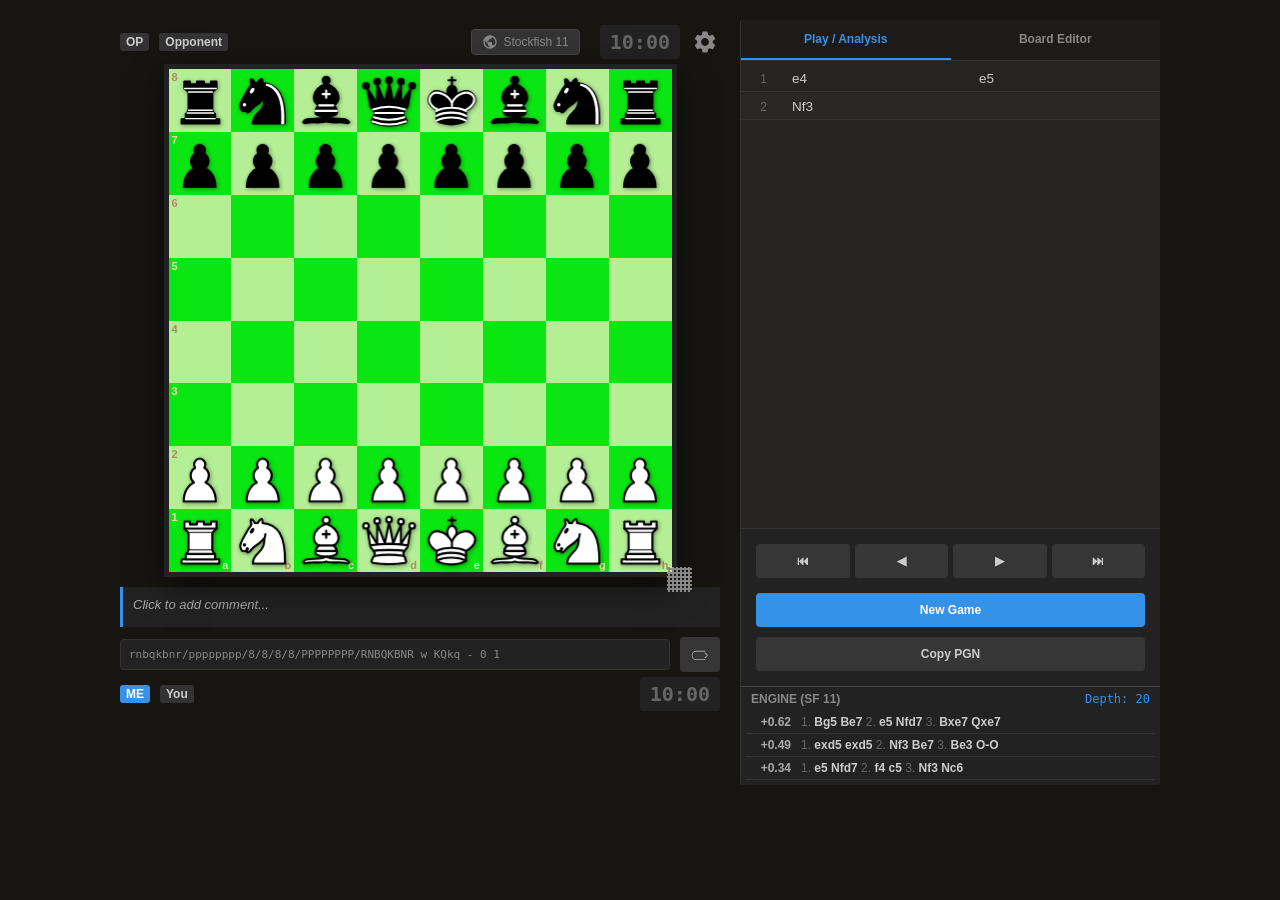
<file: legacy support/Chess(SF 11 classical)/Chess_Final.html>
<!DOCTYPE html>
<!-- saved from url=(0057)file:///C:/Users/phuong.ng.ado/Downloads/Chess_Final.html -->
<html lang="en" style="--board-light:#b4ee95; --board-dark:#0ae611;"><head><meta http-equiv="Content-Type" content="text/html; charset=UTF-8">

<meta name="viewport" content="width=device-width, initial-scale=1.0">
<title>Chess Stockfish 11</title>
<style>
:root {
    --bg-color: #161512; --panel-bg: #262421; --text-color: #bababa;
    --accent: #3692e7; --accent-hover: #4fa3f7;
    --board-light: #f0d9b5; --board-dark: #b58863;
    --highlight-last: rgba(155, 255, 0, 0.41);
    --highlight-check: radial-gradient(ellipse at center, red 0%, transparent 70%);
    --nag-brilliant: #26c2a3; --nag-great: #5c8bb0; --nag-best: #96bc4b;
    --nag-good: #96bc4b; --nag-interesting: #b369f2; --nag-inaccuracy: #f7c045;
    --nag-mistake: #ffa700; --nag-blunder: #fa412d; --nag-neutral: #aaaaaa;
}
* { box-sizing: border-box; -webkit-user-select: none; user-select: none; font-family: "Segoe UI", sans-serif; margin: 0; padding: 0; }

body { 
    background-color: var(--bg-color); color: var(--text-color); 
    display: flex; justify-content: center; min-height: 100vh; 
    padding: 20px; overflow-y: auto !important; 
    background-size: cover; background-position: center; 
}
body.grabbing * { cursor: grabbing !important; }

::-webkit-scrollbar { width: 12px; height: 12px; }
::-webkit-scrollbar-track { background: #1a1a1a; }
::-webkit-scrollbar-thumb { background: #444; border-radius: 6px; border: 2px solid #1a1a1a; }
::-webkit-scrollbar-thumb:hover { background: #666; }

.main-container { display: grid; grid-template-columns: auto 420px; gap: 20px; max-width: 100%; width: fit-content; height: auto; align-items: start; }

.board-section { display: flex; flex-direction: column; align-items: center; justify-content: flex-start; padding-right: 0; position: relative; }

.board-container-row { display: flex; flex-direction: row; align-items: stretch; gap: 5px; }

.board-wrapper { 
    position: relative; 
    width: 600px; /* JS Resize sets this */
    height: auto; 
    min-width: 300px; 
    display: flex; flex-direction: column; 
    box-shadow: 0 10px 30px rgba(0,0,0,0.5); background: #222; 
    flex: none;
}

#chessBoard { 
    display: block; position: relative;
    width: 100%; aspect-ratio: 1 / 1; 
    border: 5px solid #222; background: #222; 
    overflow: hidden;
}

.squares-layer { position: absolute; top: 0; left: 0; width: 100%; height: 100%; pointer-events: auto; display: grid; grid-template-columns: repeat(8, 1fr); grid-template-rows: repeat(8, 1fr); z-index: 10; }
.pieces-layer { position: absolute; top: 0; left: 0; width: 100%; height: 100%; pointer-events: none; z-index: 30; }
.arrow-layer { position: absolute; top: 0; left: 0; width: 100%; height: 100%; pointer-events: none; z-index: 50; }

.resize-handle { 
    position: absolute; bottom: -15px; right: -15px; width: 25px; height: 25px;
    cursor: nwse-resize; z-index: 1000;
    background: radial-gradient(circle at center, #888 2px, transparent 2px); background-size: 4px 4px;
}

.editor-bar { display: none; width: 100%; height: 45px; background: #302e2c; align-items: center; padding: 0 5px; justify-content: space-between; border-top: 1px solid #444; flex-direction: row; }
.editor-bar.top { border-top: none; border-bottom: 1px solid #444; }
.show-editor .editor-bar { display: flex; }
.tool-group { display: flex; gap: 2px; height: 100%; align-items: center; flex-direction: row; }

.tool-btn { width: 35px; height: 35px; display: flex; justify-content: center; align-items: center; cursor: pointer; border-radius: 3px; opacity: 0.6; transition: 0.1s; }
.tool-btn:hover { opacity: 1; background: rgba(255,255,255,0.1); }
.tool-btn.active { opacity: 1; background: var(--accent); color: white; }
.tool-btn svg { width: 26px; height: 26px; pointer-events: none; }
.trash-btn { margin-left: auto; color: #888; } .trash-btn:hover { color: #d64f4f; }

.square { position: relative; width: 100%; height: 100%; display: flex; justify-content: center; align-items: center; }
.square.light { background-color: var(--board-light); color: var(--board-dark); }
.square.dark { background-color: var(--board-dark); color: var(--board-light); }
.square.selected { box-shadow: inset 0 0 0 4px rgba(100, 255, 100, 0.6); }
.square.last-move { background-color: var(--highlight-last) !important; }
.square.in-check { background: var(--highlight-check); }

.piece { position: absolute; width: 12.5%; height: 12.5%; cursor: grab; z-index: 35; display: flex; justify-content: center; align-items: center; will-change: transform; pointer-events: auto; }
.piece.animating { transition: transform 0.2s cubic-bezier(0.25, 0.46, 0.45, 0.94); }
.piece img, .piece svg { width: 100%; height: 100%; filter: drop-shadow(1px 1px 2px rgba(0,0,0,0.4)); pointer-events: none; }
.piece.dragging-source { opacity: 0.5; }

.coord { position: absolute; font-size: 11px; font-weight: bold; pointer-events: none; opacity: 1; }
.coord.rank { top: 2px; left: 3px; } .coord.file { bottom: 1px; right: 3px; }
.square.light .coord { color: #b58863; } .square.dark .coord { color: #f0d9b5; }

.board-annotation { position: absolute; top: -6px; right: -6px; width: 22px; height: 22px; display: flex; justify-content: center; align-items: center; font-weight: 900; font-size: 12px; color: #fff; border-radius: 50%; border: 2px solid #333; box-shadow: 1px 1px 3px rgba(0,0,0,0.5); z-index: 20; pointer-events: none; }
.bg-3 { background: var(--nag-brilliant); } .bg-1 { background: var(--nag-great); } .bg-5 { background: var(--nag-interesting); } .bg-2 { background: var(--nag-mistake); } .bg-4 { background: var(--nag-blunder); } .bg-6 { background: var(--nag-inaccuracy); }

.commentary-box { width: 600px; margin-top: 10px; padding: 10px; background: #222; color: #aaa; border-left: 3px solid var(--accent); min-height: 40px; font-style: italic; font-size: 13px; max-height: 80px; overflow-y: auto; word-wrap: break-word; }
.bottom-bar { display: flex; gap: 10px; margin-top: 10px; width: 600px; align-items: center; }
.fen-display { flex: 1; background: #222; border: 1px solid #333; color: #888; padding: 8px; font-family: monospace; font-size: 11px; white-space: nowrap; overflow: hidden; text-overflow: ellipsis; cursor: pointer; border-radius: 4px; }
.flip-btn { width: 40px; height: 35px; background: #363636; border: none; border-radius: 4px; cursor: pointer; display: flex; justify-content: center; align-items: center; color: #aaa; }

.player-header { width: 100%; display: flex; justify-content: space-between; align-items: center; padding: 5px 0; color: #ccc; font-weight: 600; }
.player-tag { display: flex; align-items: center; gap: 10px; }
.player-tag span { background: #333; padding: 2px 6px; font-size: 12px; border-radius: 3px; }
.clock { font-family: monospace; font-size: 20px; background: #222; padding: 5px 10px; border-radius: 4px; color: #666; font-weight: bold; }

.sidebar { background: var(--panel-bg); display: flex; flex-direction: column; overflow: hidden; border-radius: 3px; border-left: 1px solid #333; height: 85vh; }
.tabs { display: flex; background: #1c1b19; border-bottom: 1px solid #333; flex-shrink: 0; }
.tab-btn { flex: 1; padding: 12px; background: transparent; color: #888; border: none; font-weight: 600; cursor: pointer; font-size: 12px; text-align: center; border-bottom: 2px solid transparent; }
.tab-btn.active { color: var(--accent); border-bottom: 2px solid var(--accent); }
.tab-content { display: none; flex-direction: column; flex: 1; padding: 0; overflow-y: auto; }
.tab-content.active { display: flex; }
.history-list { flex: 1; overflow-y: auto; background: #262421; padding: 5px 0; display: flex; flex-direction: column; gap: 2px; }

.pgn-standard .move-row { display: grid; grid-template-columns: 40px 1fr 1fr; width: 100%; min-height: 26px; align-items: center; padding-left: 5px; border-bottom: 1px solid #333; flex-shrink: 0; }
.pgn-standard .move-row:nth-child(even) { background: rgba(255,255,255,0.02); }
.pgn-standard .move-num { color: #666; font-size: 12px; text-align: center; padding-right: 5px; }
.pgn-standard .move-ply { padding: 4px 6px; cursor: pointer; color: #ccc; font-size: 13.5px; display: flex; align-items: center; border-radius: 3px; margin-right: 2px; white-space: nowrap; overflow: hidden; text-overflow: ellipsis; }
.pgn-standard .move-ply:hover { background: rgba(255,255,255,0.1); color: #fff; }
.pgn-standard .move-ply.active { background: #3692e7 !important; color: #fff; font-weight: bold; }
.pgn-standard .variation-block { width: 100%; background: #1e1d1b; border-left: 3px solid #444; padding: 5px; margin: 2px 0; font-size: 13px; color: #999; display: block; }
.pgn-standard .var-line { display: block; margin-bottom: 6px; white-space: normal; line-height: 1.6; }
.pgn-standard .var-move { cursor: pointer; color: #aaa; padding: 1px 3px; border-radius: 2px; margin-right: 3px; display: inline-block; }
.pgn-standard .var-move.active { color: var(--accent); font-weight: bold; }
.pgn-standard .inline-comment { color: #999; font-size: 12px; font-style: italic; margin: 2px 0; padding: 4px; background: rgba(255,255,255,0.03); border-radius: 3px; display: block; white-space: normal; word-wrap: break-word; }
.pgn-standard .full-width-item { width: 100%; padding: 2px 5px; }

.pgn-tree { padding: 10px; color: #ccc; font-size: 13px; line-height: 1.6; display: block; }
.tree-line { display: flex; flex-wrap: wrap; align-items: center; gap: 4px; margin-bottom: 2px; }
.tree-move { cursor: pointer; padding: 2px 5px; border-radius: 3px; color: #bbb; display: inline-flex; align-items: center; }
.tree-move:hover { background: #383838; color: #fff; }
.tree-move.active { background: #3692e7; color: #fff; font-weight: bold; }
.tree-move .nag-glyph { margin-left: 2px; font-weight: bold; }
.tree-index { color: #666; margin-right: 2px; font-family: monospace; }
.tree-comment { color: #777; font-style: italic; margin-left: 5px; font-size: 0.9em; margin-right: 5px; }
.nested-variation { display: flex; flex-direction: column; margin-left: 8px; padding-left: 8px; border-left: 2px solid #404040; margin-top: 2px; margin-bottom: 2px; }

.pgn-standard .var-move.nag-3, .tree-move.nag-3, .nag-3 { color: var(--nag-brilliant) !important; font-weight:bold; }
.pgn-standard .var-move.nag-1, .tree-move.nag-1, .nag-1 { color: var(--nag-great) !important; font-weight:bold; }     
.pgn-standard .var-move.nag-5, .tree-move.nag-5, .nag-5 { color: var(--nag-interesting) !important; font-weight:bold; } 
.pgn-standard .var-move.nag-2, .tree-move.nag-2, .nag-2 { color: var(--nag-mistake) !important; font-weight:bold; }   
.pgn-standard .var-move.nag-4, .tree-move.nag-4, .nag-4 { color: var(--nag-blunder) !important; font-weight:bold; }   
.pgn-standard .var-move.nag-6, .tree-move.nag-6, .nag-6 { color: var(--nag-inaccuracy) !important; font-weight:bold; }

.nag-indicator { width: 8px; height: 8px; border-radius: 50%; margin-right: 6px; display: inline-block; flex-shrink: 0; }
.ind-3 { background: var(--nag-brilliant); } .ind-1 { background: var(--nag-great); } .ind-2 { background: var(--nag-mistake); } .ind-4 { background: var(--nag-blunder); } .ind-5 { background: var(--nag-interesting); } .ind-6 { background: var(--nag-inaccuracy); }

.eval-bar-container {
    width: 24px; background: #333; border-left: 1px solid #444;
    display: none; flex-direction: column; justify-content: flex-end;
    position: relative; overflow: hidden; flex: none; margin-left: 5px;
}
.eval-bar-fill { width: 100%; background: #fff; height: 50%; transition: height 0.5s ease; }
.eval-score-text { position: absolute; width: 100%; text-align: center; font-size: 10px; font-weight: bold; color: #555; z-index: 10; mix-blend-mode: difference; color: #888; top: 5px; }
.eval-bar-container.visible { display: flex; }

.engine-toggle-btn { background: #333; border: 1px solid #444; color: #888; padding: 4px 10px; border-radius: 4px; cursor: pointer; font-size: 12px; display: flex; align-items: center; gap: 5px; margin-right: 10px; }
.engine-toggle-btn:hover { color: #fff; background: #444; }
.engine-toggle-btn.active { background: #26c2a3; color: #111; border-color: #26c2a3; }

#settingsPanel { position: absolute; top: 80px; left: 20px; width: 260px; background: #2b2926; border: 1px solid #444; border-radius: 5px; box-shadow: 0 10px 25px rgba(0,0,0,0.8); z-index: 2000; padding: 0; display: none; flex-direction: column; }
#settingsPanel.visible { display: flex; }
.settings-header { background: #222; padding: 10px 15px; font-weight: bold; font-size: 12px; color: #888; border-bottom: 1px solid #333; display:flex; justify-content:space-between; align-items:center; }
.settings-body { padding: 15px; display: flex; flex-direction: column; gap: 15px; }
.color-pickers { display: flex; gap: 10px; }
.color-box { flex: 1; height: 30px; border: 1px solid #555; cursor: pointer; border-radius: 3px; overflow: hidden; position: relative; }
.color-box input { position: absolute; top: -50%; left: -50%; width: 200%; height: 200%; cursor: pointer; opacity: 0; }
.gear-btn { background: none; border: none; color: #888; cursor: pointer; width: 30px; height: 30px; padding: 2px; }
.gear-btn svg { width: 100%; height: 100%; fill: currentColor; }

.editor-controls { padding: 15px; display: flex; flex-direction: column; gap: 15px; }
.control-group { display: flex; flex-direction: column; gap: 5px; }
.control-label { color: #888; font-size: 11px; font-weight: bold; }
.select-input, .text-input { background: #161512; color: #ddd; padding: 10px; border: 1px solid #444; border-radius: 4px; width: 100%; }
.checkbox-grid { display: grid; grid-template-columns: 1fr 1fr; gap: 10px; background: #302e2c; padding: 10px; border-radius: 4px; }
.checkbox-label { display: flex; align-items: center; gap: 8px; font-size: 12px; color: #ccc; cursor: pointer; }
.btn-primary, .btn-secondary { border: none; border-radius: 4px; cursor: pointer; width: 100%; padding: 10px; font-weight: 600; font-size: 12px; }
.btn-primary { background: var(--accent); color: white; margin-top: 5px; } .btn-primary:hover { background: var(--accent-hover); }
.btn-secondary { background: #363636; color: #ccc; } .btn-secondary:hover { background: #444; color: #fff; }
.action-grid { display: grid; grid-template-columns: 1fr; gap: 8px; margin-top: 10px; }

#annotationPopup { position: absolute; display: none; background: #1e1e1e; border: 1px solid #444; box-shadow: 0 10px 20px rgba(0,0,0,0.8); z-index: 3000; border-radius: 5px; padding: 5px; width: 220px; }
.ctx-header { font-size: 11px; color: #888; padding: 5px; border-bottom: 1px solid #333; margin-bottom: 5px; font-weight: bold; text-transform: uppercase;}
.nag-grid { display: grid; grid-template-columns: repeat(4, 1fr); gap: 5px; }
.anno-btn { height: 30px; display: flex; justify-content: center; align-items: center; cursor: pointer; font-weight: bold; font-size: 14px; border-radius: 3px; background: #333; color: #ccc; }
.anno-btn:hover { background: #444; color: #fff; }
.ctx-menu-item { padding: 8px; cursor: pointer; color: #ccc; font-size: 13px; border-radius: 3px; }
.ctx-menu-item:hover { background: #333; color: #fff; }

#draggedPieceGhost { position: fixed; top: 0; left: 0; width: 75px; height: 75px; pointer-events: none; z-index: 9999; display: none; }
.flipped-board .squares-layer { transform: rotate(180deg); } 
.flipped-board .piece { /* handled by JS positioning logic */ } 
.flipped-board .coord { transform: rotate(-180deg); } 
.flipped-board .board-annotation { transform: rotate(-180deg); }

.hint-dot { position: absolute; width: 20%; height: 20%; background: rgba(0,0,0,0.2); border-radius: 50%; pointer-events: none; z-index: 5; }
.hint-capture { position: absolute; width: 100%; height: 100%; box-shadow: inset 0 0 0 5px rgba(0,0,0,0.2); border-radius: 50%; pointer-events: none; z-index: 5; }
</style>
</head>
<body class="">

<div id="annotationPopup" style="display: none; left: 967px; top: 311px;">
    <div class="ctx-header">Annotation</div>
    <div class="nag-grid">
        <div class="anno-btn nag-3" onclick="ui.setNag(3)" title="Brilliant">!!</div>
        <div class="anno-btn nag-1" onclick="ui.setNag(1)" title="Great">!</div>
        <div class="anno-btn nag-5" onclick="ui.setNag(5)" title="Interesting">!?</div>
        <div class="anno-btn nag-6" onclick="ui.setNag(6)" title="Inaccuracy">?!</div>
        <div class="anno-btn nag-2" onclick="ui.setNag(2)" title="Mistake">?</div>
        <div class="anno-btn nag-4" onclick="ui.setNag(4)" title="Blunder">??</div>
        <div class="anno-btn" onclick="ui.setNag(10)" title="Equal">=</div>
        <div class="anno-btn" onclick="ui.setNag(13)" title="Unclear">∞</div>
        <div class="anno-btn" onclick="ui.setNag(14)" title="White Slight">⩲</div>
        <div class="anno-btn" onclick="ui.setNag(15)" title="Black Slight">⩱</div>
        <div class="anno-btn" onclick="ui.setNag(16)" title="White Win">±</div>
        <div class="anno-btn" onclick="ui.setNag(17)" title="Black Win">∓</div>
        <div class="anno-btn" onclick="ui.setNag(18)" title="W Win">+−</div>
        <div class="anno-btn" onclick="ui.setNag(19)" title="B Win">−+</div>
        <div class="anno-btn" onclick="ui.setNag(0)" style="color:#d64f4f;" title="Clear">×</div>
    </div>
    <div style="border-top:1px solid #333; margin:5px 0;"></div>
    <div class="ctx-menu-item" onclick="ui.promptComment()">Add Comment</div>
    <div class="ctx-menu-item" onclick="ui.deleteNode()">Delete Move</div>
</div>

<div id="settingsPanel" class="">
    <div class="settings-header"><span>SETTINGS</span><span class="close-settings" onclick="ui.toggleSettings()">×</span></div>
    <div class="settings-body">
        <div class="setting-row"><label class="control-label">Board Theme</label><div class="color-pickers">
            <div class="color-box" style="background-color: var(--board-light);"><label for="colorLight" style="position:absolute;width:100%;height:100%;cursor:pointer;"></label><input type="color" id="colorLight" value="#f0d9b5" onchange="ui.updateTheme()" aria-label="Light Square Color"></div>
            <div class="color-box" style="background-color: var(--board-dark);"><label for="colorDark" style="position:absolute;width:100%;height:100%;cursor:pointer;"></label><input type="color" id="colorDark" value="#b58863" onchange="ui.updateTheme()" aria-label="Dark Square Color"></div>
        </div></div>
    <div class="setting-row">
    <label class="control-label" style="color:#3692e7;">Load Engine (.js)</label>
    <input type="file" id="engineLoader" accept=".js" class="select-input" onchange="loadStockfish(this)">
</div>
<div class="setting-row">
    <label class="control-label">Engine Depth</label>
    <input type="number" id="engineDepth" class="text-input" value="20" min="10" max="99">
</div>
        <div class="setting-row"><label class="control-label" for="bgInput">Background</label><input type="file" id="bgInput" accept="image/*" class="select-input" onchange="ui.setBackground(this)" aria-label="Background Image"></div>
        <div class="setting-row"><label class="control-label" for="pgnStyle">PGN View</label><select id="pgnStyle" class="select-input" onchange="ui.updateHistory()"><option value="standard">Standard (Grid)</option><option value="tree">Branch (Tree)</option></select></div>
        <div class="setting-row"><label class="control-label" for="assetType">Pieces</label><select id="assetType" class="select-input" onchange="ui.renderBoard();ui.initEditorBars()"><option value="svg">Default (Cburnett)</option><option value="local">Local Folder</option></select></div>
        <div class="setting-row" id="localInputs"><input type="text" id="assetFolder" class="text-input" placeholder="C:/Chess/Pieces/Alpha" aria-label="Local Folder Path"><select id="assetExt" class="select-input" style="margin-top:5px;" aria-label="File Extension"><option value=".png">.png</option><option value=".svg">.svg</option></select><small style="color:#777; font-size:10px;">*Browser security may block local files.</small></div>
        <div class="setting-row"><label class="checkbox-label"><input type="checkbox" id="autoQueen" checked=""> Auto-Queen</label></div>
        <div class="setting-row"><label class="checkbox-label"><input type="checkbox" id="pgnIgnoreMove" checked=""> Flexible Import (Ignore move numbers)</label></div>
    </div>
</div>

<div id="draggedPieceGhost" style="display: none; width: 64.125px; height: 64.125px; transform: translate(649.938px, 393.938px);"><svg xmlns="http://www.w3.org/2000/svg" viewBox="0 0 45 45"><g style="fill:none; fill-rule:evenodd; stroke:#000000; stroke-width:1.5; stroke-linecap:round; stroke-linejoin:round; stroke-miterlimit:4; stroke-dasharray:none; stroke-opacity:1;"><path d="M 22,10 C 32.5,11 38.5,18 38,39 L 15,39 C 15,30 25,32.5 23,18" style="fill:#ffffff; stroke:#000000;"></path><path d="M 24,18 C 24.38,20.91 18.45,25.37 16,27 C 13,29 13.18,31.34 11,31 C 9.958,30.06 12.41,27.96 11,28 C 10,28 11.19,29.23 10,30 C 9,30 5.997,31 6,26 C 6,24 12,14 12,14 C 12,14 13.89,12.1 14,10.5 C 13.27,9.506 13.5,8.5 13.5,7.5 C 14.5,6.5 16.5,10 16.5,10 L 18.5,10 C 18.5,10 19.28,8.008 21,7 C 22,7 22,10 22,10" style="fill:#ffffff; stroke:#000000;"></path><path d="M 9.5 25.5 A 0.5 0.5 0 1 1 8.5,25.5 A 0.5 0.5 0 1 1 9.5 25.5 z" style="fill:#000000; stroke:#000000;"></path><path d="M 15 15.5 A 0.5 1.5 0 1 1 14,15.5 A 0.5 1.5 0 1 1 15 15.5 z" transform="matrix(0.866,0.5,-0.5,0.866,9.693,-5.173)" style="fill:#000000; stroke:#000000;"></path></g></svg></div>

<div class="main-container">
    <div class="board-section">
        <div class="player-header">
            <div class="player-tag"><span>OP</span><span>Opponent</span></div>
            <div style="display:flex; gap:10px; align-items:center;">
                <button class="engine-toggle-btn" onclick="ui.toggleEngine()">
                    <svg viewBox="0 0 24 24" width="16" height="16" fill="currentColor"><path d="M12 2C6.48 2 2 6.48 2 12s4.48 10 10 10 10-4.48 10-10S17.52 2 12 2zm-1 17.93c-3.95-.49-7-3.85-7-7.93 0-.62.08-1.21.21-1.79L9 15v1c0 1.1.9 2 2 2v1.93zm6.9-2.54c-.26-.81-1-1.39-1.9-1.39h-1v-3c0-.55-.45-1-1-1H8v-2h2c.55 0 1-.45 1-1V7h2c1.1 0 2-.9 2-2v-.41c2.93 1.19 5 4.06 5 7.41 0 2.08-.8 3.97-2.1 5.39z"></path></svg> Stockfish 11
                </button>
                <div id="timer-black" class="clock">10:00</div>
                <button class="gear-btn" onclick="ui.toggleSettings()" aria-label="Settings"><svg viewBox="0 0 24 24"><path d="M19.14 12.94c.04-.3.06-.61.06-.94 0-.32-.02-.64-.07-.94l2.03-1.58a.49.49 0 0 0 .12-.61l-1.92-3.32a.488.488 0 0 0-.59-.22l-2.39.96c-.5-.38-1.03-.7-1.62-.94l-.36-2.54a.484.484 0 0 0-.48-.41h-3.84c-.24 0-.43.17-.47.41l-.36 2.54c-.59.24-1.13.57-1.62.94l-2.39-.96c-.22-.08-.47 0-.59.22L2.74 8.87c-.12.21-.08.47.12.61l2.03 1.58c-.05.3-.09.63-.09.94s.02.64.07.94l-2.03 1.58a.49.49 0 0 0-.12.61l1.92 3.32c.12.22.37.29.59.22l2.39-.96c.5.38 1.03.7 1.62.94l.36 2.54c.05.24.24.41.48.41h3.84c.24 0 .44-.17.47-.41l.36-2.54c.59-.24 1.13-.56 1.62-.94l2.39.96c.22.08.47 0 .59-.22l1.92-3.32c.12-.22.07-.47-.12-.61l-2.01-1.58zM12 15.6c-1.98 0-3.6-1.62-3.6-3.6s1.62-3.6 3.6-3.6 3.6 1.62 3.6 3.6-1.62 3.6-3.6 3.6z"></path></svg></button>
            </div>
        </div>
        
        <div class="board-container-row">
            <div class="board-wrapper" id="boardWrapper" oncontextmenu="return false;" style="width: 513px;">
                <div class="editor-bar top" id="editorBarTop"><div class="tool-group"><div class="tool-btn active" onclick="ui.setEditorTool(&#39;cursor&#39;, this)"><svg viewBox="0 0 24 24" fill="#ccc"><path d="M18 13h-5v5c0 1.1-.9 2-2 2s-2-.9-2-2v-5H4c-1.1 0-2-.9-2-2s.9-2 2-2h5V4c0-1.1.9-2 2-2s2 .9 2 2v5h5c1.1 0 2 .9 2 2s-.9 2-2 2z"></path></svg></div><div class="tool-btn" onmousedown="ui.startSpareDrag(event, &#39;b&#39;, &#39;P&#39;)"><svg xmlns="http://www.w3.org/2000/svg" viewBox="0 0 45 45"><path d="M 22,9 C 19.79,9 18,10.79 18,13 C 18,13.89 18.29,14.71 18.78,15.38 C 16.83,16.5 15.5,18.59 15.5,21 C 15.5,23.03 16.44,24.84 17.91,26.03 C 14.91,27.09 10.5,31.58 10.5,39.5 L 33.5,39.5 C 33.5,31.58 29.09,27.09 26.09,26.03 C 27.56,24.84 28.5,23.03 28.5,21 C 28.5,18.59 27.17,16.5 25.22,15.38 C 25.71,14.71 26,13.89 26,13 C 26,10.79 24.21,9 22,9 z " style="fill:#000000; stroke:#000000;"></path></svg></div><div class="tool-btn" onmousedown="ui.startSpareDrag(event, &#39;b&#39;, &#39;N&#39;)"><svg xmlns="http://www.w3.org/2000/svg" viewBox="0 0 45 45"><g style="fill:none; fill-rule:evenodd; stroke:#000000; stroke-width:1.5; stroke-linecap:round; stroke-linejoin:round; stroke-miterlimit:4; stroke-dasharray:none; stroke-opacity:1;"><path d="M 22,10 C 32.5,11 38.5,18 38,39 L 15,39 C 15,30 25,32.5 23,18" style="fill:#000000; stroke:#000000;"></path><path d="M 24,18 C 24.38,20.91 18.45,25.37 16,27 C 13,29 13.18,31.34 11,31 C 9.958,30.06 12.41,27.96 11,28 C 10,28 11.19,29.23 10,30 C 9,30 5.997,31 6,26 C 6,24 12,14 12,14 C 12,14 13.89,12.1 14,10.5 C 13.27,9.506 13.5,8.5 13.5,7.5 C 14.5,6.5 16.5,10 16.5,10 L 18.5,10 C 18.5,10 19.28,8.008 21,7 C 22,7 22,10 22,10" style="fill:#000000; stroke:#000000;"></path><path d="M 9.5 25.5 A 0.5 0.5 0 1 1 8.5,25.5 A 0.5 0.5 0 1 1 9.5 25.5 z" style="fill:#ffffff; stroke:#ffffff;"></path><path d="M 15 15.5 A 0.5 1.5 0 1 1 14,15.5 A 0.5 1.5 0 1 1 15 15.5 z" transform="matrix(0.866,0.5,-0.5,0.866,9.693,-5.173)" style="fill:#ffffff; stroke:#ffffff;"></path><path d="M 24.55,10.4 L 24.1,11.85 L 24.6,12 C 27.75,13 30.25,14.49 32.5,18.75 C 34.75,23.01 35.75,29.06 35.25,39 L 35.2,39.5 L 37.45,39.5 L 37.5,39 C 38,28.94 36.62,22.15 34.25,17.66 C 31.88,13.17 28.46,11.02 25.06,10.5 L 24.55,10.4 z " style="fill:#ffffff; stroke:none;"></path></g></svg></div><div class="tool-btn" onmousedown="ui.startSpareDrag(event, &#39;b&#39;, &#39;B&#39;)"><svg xmlns="http://www.w3.org/2000/svg" viewBox="0 0 45 45"><g fill="none" fill-rule="evenodd" stroke="#000" stroke-width="1.5" stroke-linecap="round" stroke-linejoin="round"><path d="M9 36c3.39-.97 10.11.43 13.5-2 3.39 2.43 10.11 1.03 13.5 2 0 0 1.65.54 3 2-.68.97-1.65.99-3 .5-3.39-.97-10.11.46-13.5-1-3.39 1.46-10.11.03-13.5 1-1.354.49-2.323.47-3-.5 1.354-1.94 3-2 3-2zm6-4c2.5 2.5 12.5 2.5 15 0 .5-1.5 0-2 0-2 0-2.5-2.5-4-2.5-4 5.5-1.5 6-11.5-5-15.5-11 4-10.5 14-5 15.5 0 0-2.5 1.5-2.5 4 0 0-.5.5 0 2zM25 8a2.5 2.5 0 1 1-5 0 2.5 2.5 0 1 1 5 0z" fill="#000" stroke-linecap="butt"></path><path d="M17.5 26h10M15 30h15m-7.5-14.5v5M20 18h5" stroke="#fff" stroke-linejoin="miter"></path></g></svg></div><div class="tool-btn" onmousedown="ui.startSpareDrag(event, &#39;b&#39;, &#39;R&#39;)"><svg xmlns="http://www.w3.org/2000/svg" viewBox="0 0 45 45"><g style="fill:#000000; fill-opacity:1; fill-rule:evenodd; stroke:#000000; stroke-width:1.5; stroke-linecap:round;stroke-linejoin:round;stroke-miterlimit:4; stroke-dasharray:none; stroke-opacity:1;"><path d="M 9,39 L 36,39 L 36,36 L 9,36 L 9,39 z " style="stroke-linecap:butt;"></path><path d="M 12.5,32 L 14,29.5 L 31,29.5 L 32.5,32 L 12.5,32 z " style="stroke-linecap:butt;"></path><path d="M 12,36 L 12,32 L 33,32 L 33,36 L 12,36 z " style="stroke-linecap:butt;"></path><path d="M 14,29.5 L 14,16.5 L 31,16.5 L 31,29.5 L 14,29.5 z " style="stroke-linecap:butt;stroke-linejoin:miter;"></path><path d="M 14,16.5 L 11,14 L 34,14 L 31,16.5 L 14,16.5 z " style="stroke-linecap:butt;"></path><path d="M 11,14 L 11,9 L 15,9 L 15,11 L 20,11 L 20,9 L 25,9 L 25,11 L 30,11 L 30,9 L 34,9 L 34,14 L 11,14 z " style="stroke-linecap:butt;"></path><path d="M 12,35.5 L 33,35.5 L 33,35.5" style="fill:none; stroke:#ffffff; stroke-width:1; stroke-linejoin:miter;"></path><path d="M 13,31.5 L 32,31.5" style="fill:none; stroke:#ffffff; stroke-width:1; stroke-linejoin:miter;"></path><path d="M 14,29.5 L 31,29.5" style="fill:none; stroke:#ffffff; stroke-width:1; stroke-linejoin:miter;"></path><path d="M 14,16.5 L 31,16.5" style="fill:none; stroke:#ffffff; stroke-width:1; stroke-linejoin:miter;"></path><path d="M 11,14 L 34,14" style="fill:none; stroke:#ffffff; stroke-width:1; stroke-linejoin:miter;"></path></g></svg></div><div class="tool-btn" onmousedown="ui.startSpareDrag(event, &#39;b&#39;, &#39;Q&#39;)"><svg xmlns="http://www.w3.org/2000/svg" viewBox="0 0 45 45"><g style="fill:#000000; fill-opacity:1; fill-rule:evenodd; stroke:#000000; stroke-width:1.5; stroke-linecap:round; stroke-linejoin:round; stroke-miterlimit:4; stroke-dasharray:none; stroke-opacity:1;"><g style="fill:#000000; stroke:none;"><circle cx="6" cy="12" r="2.75"></circle><circle cx="14" cy="9" r="2.75"></circle><circle cx="22.5" cy="8" r="2.75"></circle><circle cx="31" cy="9" r="2.75"></circle><circle cx="39" cy="12" r="2.75"></circle></g><path d="M 9,26 C 17.5,24.5 30,24.5 36,26 L 38,14 L 31,25 L 31,11 L 25.5,24.5 L 22.5,9.5 L 19.5,24.5 L 14,11 L 14,25 L 7,14 L 9,26 z" style="stroke-linecap:butt;"></path><path d="M 9,26 C 9,28 10.5,28 11.5,30 C 12.5,31.5 12.5,31 12,33.5 C 10.5,34.5 10.5,36 10.5,36 C 9,37.5 11,38.5 11,38.5 C 17.5,39.5 27.5,39.5 34,38.5 C 34,38.5 36,37.5 34.5,36 C 34.5,36 34.5,34.5 33,33.5 C 32.5,31 32.5,31.5 33.5,30 C 34.5,28 36,28 36,26 C 27.5,24.5 17.5,24.5 9,26 z" style="stroke-linecap:butt;"></path><path d="M 11,38.5 A 35,35 1 0 0 34,38.5" style="fill:none; stroke:#000000; stroke-linecap:butt;"></path><path d="M 11,29 A 35,35 1 0 1 34,29" style="fill:none; stroke:#ffffff;"></path><path d="M 12.5,31.5 L 32.5,31.5" style="fill:none; stroke:#ffffff;"></path><path d="M 11.5,34.5 A 35,35 1 0 0 33.5,34.5" style="fill:none; stroke:#ffffff;"></path><path d="M 10.5,37.5 A 35,35 1 0 0 34.5,37.5" style="fill:none; stroke:#ffffff;"></path></g></svg></div><div class="tool-btn" onmousedown="ui.startSpareDrag(event, &#39;b&#39;, &#39;K&#39;)"><svg xmlns="http://www.w3.org/2000/svg" viewBox="0 0 45 45" "=""><g fill="none" fill-rule="evenodd" stroke="#000" stroke-width="1.5" stroke-linecap="round" stroke-linejoin="round"><path d="M22.5 11.63V6" stroke-linejoin="miter"></path><path d="M22.5 25s4.5-7.5 3-10.5c0 0-1-2.5-3-2.5s-3 2.5-3 2.5c-1.5 3 3 10.5 3 10.5" fill="#000" stroke-linecap="butt" stroke-linejoin="miter"></path><path d="M11.5 37c5.5 3.5 15.5 3.5 21 0v-7s9-4.5 6-10.5c-4-6.5-13.5-3.5-16 4V27v-3.5c-3.5-7.5-13-10.5-16-4-3 6 5 10 5 10V37z" fill="#000"></path><path d="M20 8h5" stroke-linejoin="miter"></path><path d="M32 29.5s8.5-4 6.03-9.65C34.15 14 25 18 22.5 24.5l.01 2.1-.01-2.1C20 18 9.906 14 6.997 19.85c-2.497 5.65 4.853 9 4.853 9M11.5 30c5.5-3 15.5-3 21 0m-21 3.5c5.5-3 15.5-3 21 0m-21 3.5c5.5-3 15.5-3 21 0" stroke="#fff"></path></g></svg></div></div><div class="tool-btn trash-btn" onclick="ui.setEditorTool(&#39;trash&#39;, this)"><svg viewBox="0 0 24 24" fill="currentColor"><path d="M6 19c0 1.1.9 2 2 2h8c1.1 0 2-.9 2-2V7H6v12zM19 4h-3.5l-1-1h-5l-1 1H5v2h14V4z"></path></svg></div></div>
                <div id="chessBoard">
                    <div class="squares-layer" id="squaresLayer"><div class="square light" data-index="0"><span class="coord rank">8</span></div><div class="square dark" data-index="1"></div><div class="square light" data-index="2"></div><div class="square dark" data-index="3"></div><div class="square light" data-index="4"></div><div class="square dark" data-index="5"></div><div class="square light" data-index="6"></div><div class="square dark" data-index="7"></div><div class="square dark" data-index="8"><span class="coord rank">7</span></div><div class="square light" data-index="9"></div><div class="square dark" data-index="10"></div><div class="square light" data-index="11"></div><div class="square dark" data-index="12"></div><div class="square light" data-index="13"></div><div class="square dark" data-index="14"></div><div class="square light" data-index="15"></div><div class="square light" data-index="16"><span class="coord rank">6</span></div><div class="square dark" data-index="17"></div><div class="square light" data-index="18"></div><div class="square dark" data-index="19"></div><div class="square light" data-index="20"></div><div class="square dark" data-index="21"></div><div class="square light" data-index="22"></div><div class="square dark" data-index="23"></div><div class="square dark" data-index="24"><span class="coord rank">5</span></div><div class="square light" data-index="25"></div><div class="square dark" data-index="26"></div><div class="square light" data-index="27"></div><div class="square dark" data-index="28"></div><div class="square light" data-index="29"></div><div class="square dark" data-index="30"></div><div class="square light" data-index="31"></div><div class="square light" data-index="32"><span class="coord rank">4</span></div><div class="square dark" data-index="33"></div><div class="square light" data-index="34"></div><div class="square dark" data-index="35"></div><div class="square light" data-index="36"></div><div class="square dark" data-index="37"></div><div class="square light" data-index="38"></div><div class="square dark" data-index="39"></div><div class="square dark" data-index="40"><span class="coord rank">3</span></div><div class="square light" data-index="41"></div><div class="square dark" data-index="42"></div><div class="square light" data-index="43"></div><div class="square dark" data-index="44"></div><div class="square light" data-index="45"></div><div class="square dark" data-index="46"></div><div class="square light" data-index="47"></div><div class="square light" data-index="48"><span class="coord rank">2</span></div><div class="square dark" data-index="49"></div><div class="square light" data-index="50"></div><div class="square dark" data-index="51"></div><div class="square light" data-index="52"></div><div class="square dark" data-index="53"></div><div class="square light" data-index="54"></div><div class="square dark" data-index="55"></div><div class="square dark" data-index="56"><span class="coord rank">1</span><span class="coord file">a</span></div><div class="square light" data-index="57"><span class="coord file">b</span></div><div class="square dark" data-index="58"><span class="coord file">c</span></div><div class="square light" data-index="59"><span class="coord file">d</span></div><div class="square dark" data-index="60"><span class="coord file">e</span></div><div class="square light" data-index="61"><span class="coord file">f</span></div><div class="square dark" data-index="62"><span class="coord file">g</span></div><div class="square light" data-index="63"><span class="coord file">h</span></div></div>
                    <div class="pieces-layer" id="piecesLayer"><div class="piece animating" data-id="p-0" style="opacity: 1; transform: translate(0%, 0%); left: 0px; top: 0px;"><svg xmlns="http://www.w3.org/2000/svg" viewBox="0 0 45 45"><g style="fill:#000000; fill-opacity:1; fill-rule:evenodd; stroke:#000000; stroke-width:1.5; stroke-linecap:round;stroke-linejoin:round;stroke-miterlimit:4; stroke-dasharray:none; stroke-opacity:1;"><path d="M 9,39 L 36,39 L 36,36 L 9,36 L 9,39 z " style="stroke-linecap:butt;"></path><path d="M 12.5,32 L 14,29.5 L 31,29.5 L 32.5,32 L 12.5,32 z " style="stroke-linecap:butt;"></path><path d="M 12,36 L 12,32 L 33,32 L 33,36 L 12,36 z " style="stroke-linecap:butt;"></path><path d="M 14,29.5 L 14,16.5 L 31,16.5 L 31,29.5 L 14,29.5 z " style="stroke-linecap:butt;stroke-linejoin:miter;"></path><path d="M 14,16.5 L 11,14 L 34,14 L 31,16.5 L 14,16.5 z " style="stroke-linecap:butt;"></path><path d="M 11,14 L 11,9 L 15,9 L 15,11 L 20,11 L 20,9 L 25,9 L 25,11 L 30,11 L 30,9 L 34,9 L 34,14 L 11,14 z " style="stroke-linecap:butt;"></path><path d="M 12,35.5 L 33,35.5 L 33,35.5" style="fill:none; stroke:#ffffff; stroke-width:1; stroke-linejoin:miter;"></path><path d="M 13,31.5 L 32,31.5" style="fill:none; stroke:#ffffff; stroke-width:1; stroke-linejoin:miter;"></path><path d="M 14,29.5 L 31,29.5" style="fill:none; stroke:#ffffff; stroke-width:1; stroke-linejoin:miter;"></path><path d="M 14,16.5 L 31,16.5" style="fill:none; stroke:#ffffff; stroke-width:1; stroke-linejoin:miter;"></path><path d="M 11,14 L 34,14" style="fill:none; stroke:#ffffff; stroke-width:1; stroke-linejoin:miter;"></path></g></svg></div><div class="piece animating" data-id="p-2" style="opacity: 1; transform: translate(200%, 0%); left: 0px; top: 0px;"><svg xmlns="http://www.w3.org/2000/svg" viewBox="0 0 45 45"><g fill="none" fill-rule="evenodd" stroke="#000" stroke-width="1.5" stroke-linecap="round" stroke-linejoin="round"><path d="M9 36c3.39-.97 10.11.43 13.5-2 3.39 2.43 10.11 1.03 13.5 2 0 0 1.65.54 3 2-.68.97-1.65.99-3 .5-3.39-.97-10.11.46-13.5-1-3.39 1.46-10.11.03-13.5 1-1.354.49-2.323.47-3-.5 1.354-1.94 3-2 3-2zm6-4c2.5 2.5 12.5 2.5 15 0 .5-1.5 0-2 0-2 0-2.5-2.5-4-2.5-4 5.5-1.5 6-11.5-5-15.5-11 4-10.5 14-5 15.5 0 0-2.5 1.5-2.5 4 0 0-.5.5 0 2zM25 8a2.5 2.5 0 1 1-5 0 2.5 2.5 0 1 1 5 0z" fill="#000" stroke-linecap="butt"></path><path d="M17.5 26h10M15 30h15m-7.5-14.5v5M20 18h5" stroke="#fff" stroke-linejoin="miter"></path></g></svg></div><div class="piece animating" data-id="p-3" style="opacity: 1; transform: translate(300%, 0%); left: 0px; top: 0px;"><svg xmlns="http://www.w3.org/2000/svg" viewBox="0 0 45 45"><g style="fill:#000000; fill-opacity:1; fill-rule:evenodd; stroke:#000000; stroke-width:1.5; stroke-linecap:round; stroke-linejoin:round; stroke-miterlimit:4; stroke-dasharray:none; stroke-opacity:1;"><g style="fill:#000000; stroke:none;"><circle cx="6" cy="12" r="2.75"></circle><circle cx="14" cy="9" r="2.75"></circle><circle cx="22.5" cy="8" r="2.75"></circle><circle cx="31" cy="9" r="2.75"></circle><circle cx="39" cy="12" r="2.75"></circle></g><path d="M 9,26 C 17.5,24.5 30,24.5 36,26 L 38,14 L 31,25 L 31,11 L 25.5,24.5 L 22.5,9.5 L 19.5,24.5 L 14,11 L 14,25 L 7,14 L 9,26 z" style="stroke-linecap:butt;"></path><path d="M 9,26 C 9,28 10.5,28 11.5,30 C 12.5,31.5 12.5,31 12,33.5 C 10.5,34.5 10.5,36 10.5,36 C 9,37.5 11,38.5 11,38.5 C 17.5,39.5 27.5,39.5 34,38.5 C 34,38.5 36,37.5 34.5,36 C 34.5,36 34.5,34.5 33,33.5 C 32.5,31 32.5,31.5 33.5,30 C 34.5,28 36,28 36,26 C 27.5,24.5 17.5,24.5 9,26 z" style="stroke-linecap:butt;"></path><path d="M 11,38.5 A 35,35 1 0 0 34,38.5" style="fill:none; stroke:#000000; stroke-linecap:butt;"></path><path d="M 11,29 A 35,35 1 0 1 34,29" style="fill:none; stroke:#ffffff;"></path><path d="M 12.5,31.5 L 32.5,31.5" style="fill:none; stroke:#ffffff;"></path><path d="M 11.5,34.5 A 35,35 1 0 0 33.5,34.5" style="fill:none; stroke:#ffffff;"></path><path d="M 10.5,37.5 A 35,35 1 0 0 34.5,37.5" style="fill:none; stroke:#ffffff;"></path></g></svg></div><div class="piece animating" data-id="p-4" style="opacity: 1; transform: translate(400%, 0%); left: 0px; top: 0px;"><svg xmlns="http://www.w3.org/2000/svg" viewBox="0 0 45 45" "=""><g fill="none" fill-rule="evenodd" stroke="#000" stroke-width="1.5" stroke-linecap="round" stroke-linejoin="round"><path d="M22.5 11.63V6" stroke-linejoin="miter"></path><path d="M22.5 25s4.5-7.5 3-10.5c0 0-1-2.5-3-2.5s-3 2.5-3 2.5c-1.5 3 3 10.5 3 10.5" fill="#000" stroke-linecap="butt" stroke-linejoin="miter"></path><path d="M11.5 37c5.5 3.5 15.5 3.5 21 0v-7s9-4.5 6-10.5c-4-6.5-13.5-3.5-16 4V27v-3.5c-3.5-7.5-13-10.5-16-4-3 6 5 10 5 10V37z" fill="#000"></path><path d="M20 8h5" stroke-linejoin="miter"></path><path d="M32 29.5s8.5-4 6.03-9.65C34.15 14 25 18 22.5 24.5l.01 2.1-.01-2.1C20 18 9.906 14 6.997 19.85c-2.497 5.65 4.853 9 4.853 9M11.5 30c5.5-3 15.5-3 21 0m-21 3.5c5.5-3 15.5-3 21 0m-21 3.5c5.5-3 15.5-3 21 0" stroke="#fff"></path></g></svg></div><div class="piece animating" data-id="p-5" style="opacity: 1; transform: translate(500%, 0%); left: 0px; top: 0px;"><svg xmlns="http://www.w3.org/2000/svg" viewBox="0 0 45 45"><g fill="none" fill-rule="evenodd" stroke="#000" stroke-width="1.5" stroke-linecap="round" stroke-linejoin="round"><path d="M9 36c3.39-.97 10.11.43 13.5-2 3.39 2.43 10.11 1.03 13.5 2 0 0 1.65.54 3 2-.68.97-1.65.99-3 .5-3.39-.97-10.11.46-13.5-1-3.39 1.46-10.11.03-13.5 1-1.354.49-2.323.47-3-.5 1.354-1.94 3-2 3-2zm6-4c2.5 2.5 12.5 2.5 15 0 .5-1.5 0-2 0-2 0-2.5-2.5-4-2.5-4 5.5-1.5 6-11.5-5-15.5-11 4-10.5 14-5 15.5 0 0-2.5 1.5-2.5 4 0 0-.5.5 0 2zM25 8a2.5 2.5 0 1 1-5 0 2.5 2.5 0 1 1 5 0z" fill="#000" stroke-linecap="butt"></path><path d="M17.5 26h10M15 30h15m-7.5-14.5v5M20 18h5" stroke="#fff" stroke-linejoin="miter"></path></g></svg></div><div class="piece animating" data-id="p-6" style="opacity: 1; transform: translate(600%, 0%); left: 0px; top: 0px;"><svg xmlns="http://www.w3.org/2000/svg" viewBox="0 0 45 45"><g style="fill:none; fill-rule:evenodd; stroke:#000000; stroke-width:1.5; stroke-linecap:round; stroke-linejoin:round; stroke-miterlimit:4; stroke-dasharray:none; stroke-opacity:1;"><path d="M 22,10 C 32.5,11 38.5,18 38,39 L 15,39 C 15,30 25,32.5 23,18" style="fill:#000000; stroke:#000000;"></path><path d="M 24,18 C 24.38,20.91 18.45,25.37 16,27 C 13,29 13.18,31.34 11,31 C 9.958,30.06 12.41,27.96 11,28 C 10,28 11.19,29.23 10,30 C 9,30 5.997,31 6,26 C 6,24 12,14 12,14 C 12,14 13.89,12.1 14,10.5 C 13.27,9.506 13.5,8.5 13.5,7.5 C 14.5,6.5 16.5,10 16.5,10 L 18.5,10 C 18.5,10 19.28,8.008 21,7 C 22,7 22,10 22,10" style="fill:#000000; stroke:#000000;"></path><path d="M 9.5 25.5 A 0.5 0.5 0 1 1 8.5,25.5 A 0.5 0.5 0 1 1 9.5 25.5 z" style="fill:#ffffff; stroke:#ffffff;"></path><path d="M 15 15.5 A 0.5 1.5 0 1 1 14,15.5 A 0.5 1.5 0 1 1 15 15.5 z" transform="matrix(0.866,0.5,-0.5,0.866,9.693,-5.173)" style="fill:#ffffff; stroke:#ffffff;"></path><path d="M 24.55,10.4 L 24.1,11.85 L 24.6,12 C 27.75,13 30.25,14.49 32.5,18.75 C 34.75,23.01 35.75,29.06 35.25,39 L 35.2,39.5 L 37.45,39.5 L 37.5,39 C 38,28.94 36.62,22.15 34.25,17.66 C 31.88,13.17 28.46,11.02 25.06,10.5 L 24.55,10.4 z " style="fill:#ffffff; stroke:none;"></path></g></svg></div><div class="piece animating" data-id="p-7" style="opacity: 1; transform: translate(700%, 0%); left: 0px; top: 0px;"><svg xmlns="http://www.w3.org/2000/svg" viewBox="0 0 45 45"><g style="fill:#000000; fill-opacity:1; fill-rule:evenodd; stroke:#000000; stroke-width:1.5; stroke-linecap:round;stroke-linejoin:round;stroke-miterlimit:4; stroke-dasharray:none; stroke-opacity:1;"><path d="M 9,39 L 36,39 L 36,36 L 9,36 L 9,39 z " style="stroke-linecap:butt;"></path><path d="M 12.5,32 L 14,29.5 L 31,29.5 L 32.5,32 L 12.5,32 z " style="stroke-linecap:butt;"></path><path d="M 12,36 L 12,32 L 33,32 L 33,36 L 12,36 z " style="stroke-linecap:butt;"></path><path d="M 14,29.5 L 14,16.5 L 31,16.5 L 31,29.5 L 14,29.5 z " style="stroke-linecap:butt;stroke-linejoin:miter;"></path><path d="M 14,16.5 L 11,14 L 34,14 L 31,16.5 L 14,16.5 z " style="stroke-linecap:butt;"></path><path d="M 11,14 L 11,9 L 15,9 L 15,11 L 20,11 L 20,9 L 25,9 L 25,11 L 30,11 L 30,9 L 34,9 L 34,14 L 11,14 z " style="stroke-linecap:butt;"></path><path d="M 12,35.5 L 33,35.5 L 33,35.5" style="fill:none; stroke:#ffffff; stroke-width:1; stroke-linejoin:miter;"></path><path d="M 13,31.5 L 32,31.5" style="fill:none; stroke:#ffffff; stroke-width:1; stroke-linejoin:miter;"></path><path d="M 14,29.5 L 31,29.5" style="fill:none; stroke:#ffffff; stroke-width:1; stroke-linejoin:miter;"></path><path d="M 14,16.5 L 31,16.5" style="fill:none; stroke:#ffffff; stroke-width:1; stroke-linejoin:miter;"></path><path d="M 11,14 L 34,14" style="fill:none; stroke:#ffffff; stroke-width:1; stroke-linejoin:miter;"></path></g></svg></div><div class="piece animating" data-id="p-8" style="opacity: 1; transform: translate(0%, 100%); left: 0px; top: 0px;"><svg xmlns="http://www.w3.org/2000/svg" viewBox="0 0 45 45"><path d="M 22,9 C 19.79,9 18,10.79 18,13 C 18,13.89 18.29,14.71 18.78,15.38 C 16.83,16.5 15.5,18.59 15.5,21 C 15.5,23.03 16.44,24.84 17.91,26.03 C 14.91,27.09 10.5,31.58 10.5,39.5 L 33.5,39.5 C 33.5,31.58 29.09,27.09 26.09,26.03 C 27.56,24.84 28.5,23.03 28.5,21 C 28.5,18.59 27.17,16.5 25.22,15.38 C 25.71,14.71 26,13.89 26,13 C 26,10.79 24.21,9 22,9 z " style="fill:#000000; stroke:#000000;"></path></svg></div><div class="piece animating" data-id="p-9" style="opacity: 1; transform: translate(100%, 100%); left: 0px; top: 0px;"><svg xmlns="http://www.w3.org/2000/svg" viewBox="0 0 45 45"><path d="M 22,9 C 19.79,9 18,10.79 18,13 C 18,13.89 18.29,14.71 18.78,15.38 C 16.83,16.5 15.5,18.59 15.5,21 C 15.5,23.03 16.44,24.84 17.91,26.03 C 14.91,27.09 10.5,31.58 10.5,39.5 L 33.5,39.5 C 33.5,31.58 29.09,27.09 26.09,26.03 C 27.56,24.84 28.5,23.03 28.5,21 C 28.5,18.59 27.17,16.5 25.22,15.38 C 25.71,14.71 26,13.89 26,13 C 26,10.79 24.21,9 22,9 z " style="fill:#000000; stroke:#000000;"></path></svg></div><div class="piece animating" data-id="p-11" style="opacity: 1; transform: translate(300%, 100%); left: 0px; top: 0px;"><svg xmlns="http://www.w3.org/2000/svg" viewBox="0 0 45 45"><path d="M 22,9 C 19.79,9 18,10.79 18,13 C 18,13.89 18.29,14.71 18.78,15.38 C 16.83,16.5 15.5,18.59 15.5,21 C 15.5,23.03 16.44,24.84 17.91,26.03 C 14.91,27.09 10.5,31.58 10.5,39.5 L 33.5,39.5 C 33.5,31.58 29.09,27.09 26.09,26.03 C 27.56,24.84 28.5,23.03 28.5,21 C 28.5,18.59 27.17,16.5 25.22,15.38 C 25.71,14.71 26,13.89 26,13 C 26,10.79 24.21,9 22,9 z " style="fill:#000000; stroke:#000000;"></path></svg></div><div class="piece animating" data-id="p-12" style="opacity: 1; transform: translate(400%, 100%); left: 0px; top: 0px;"><svg xmlns="http://www.w3.org/2000/svg" viewBox="0 0 45 45"><path d="M 22,9 C 19.79,9 18,10.79 18,13 C 18,13.89 18.29,14.71 18.78,15.38 C 16.83,16.5 15.5,18.59 15.5,21 C 15.5,23.03 16.44,24.84 17.91,26.03 C 14.91,27.09 10.5,31.58 10.5,39.5 L 33.5,39.5 C 33.5,31.58 29.09,27.09 26.09,26.03 C 27.56,24.84 28.5,23.03 28.5,21 C 28.5,18.59 27.17,16.5 25.22,15.38 C 25.71,14.71 26,13.89 26,13 C 26,10.79 24.21,9 22,9 z " style="fill:#000000; stroke:#000000;"></path></svg></div><div class="piece animating" data-id="p-13" style="opacity: 1; transform: translate(500%, 100%); left: 0px; top: 0px;"><svg xmlns="http://www.w3.org/2000/svg" viewBox="0 0 45 45"><path d="M 22,9 C 19.79,9 18,10.79 18,13 C 18,13.89 18.29,14.71 18.78,15.38 C 16.83,16.5 15.5,18.59 15.5,21 C 15.5,23.03 16.44,24.84 17.91,26.03 C 14.91,27.09 10.5,31.58 10.5,39.5 L 33.5,39.5 C 33.5,31.58 29.09,27.09 26.09,26.03 C 27.56,24.84 28.5,23.03 28.5,21 C 28.5,18.59 27.17,16.5 25.22,15.38 C 25.71,14.71 26,13.89 26,13 C 26,10.79 24.21,9 22,9 z " style="fill:#000000; stroke:#000000;"></path></svg></div><div class="piece animating" data-id="p-14" style="opacity: 1; transform: translate(600%, 100%); left: 0px; top: 0px;"><svg xmlns="http://www.w3.org/2000/svg" viewBox="0 0 45 45"><path d="M 22,9 C 19.79,9 18,10.79 18,13 C 18,13.89 18.29,14.71 18.78,15.38 C 16.83,16.5 15.5,18.59 15.5,21 C 15.5,23.03 16.44,24.84 17.91,26.03 C 14.91,27.09 10.5,31.58 10.5,39.5 L 33.5,39.5 C 33.5,31.58 29.09,27.09 26.09,26.03 C 27.56,24.84 28.5,23.03 28.5,21 C 28.5,18.59 27.17,16.5 25.22,15.38 C 25.71,14.71 26,13.89 26,13 C 26,10.79 24.21,9 22,9 z " style="fill:#000000; stroke:#000000;"></path></svg></div><div class="piece animating" data-id="p-15" style="opacity: 1; transform: translate(700%, 100%); left: 0px; top: 0px;"><svg xmlns="http://www.w3.org/2000/svg" viewBox="0 0 45 45"><path d="M 22,9 C 19.79,9 18,10.79 18,13 C 18,13.89 18.29,14.71 18.78,15.38 C 16.83,16.5 15.5,18.59 15.5,21 C 15.5,23.03 16.44,24.84 17.91,26.03 C 14.91,27.09 10.5,31.58 10.5,39.5 L 33.5,39.5 C 33.5,31.58 29.09,27.09 26.09,26.03 C 27.56,24.84 28.5,23.03 28.5,21 C 28.5,18.59 27.17,16.5 25.22,15.38 C 25.71,14.71 26,13.89 26,13 C 26,10.79 24.21,9 22,9 z " style="fill:#000000; stroke:#000000;"></path></svg></div><div class="piece animating" data-id="p-16" style="opacity: 1; transform: translate(0%, 600%); left: 0px; top: 0px;"><svg xmlns="http://www.w3.org/2000/svg" viewBox="0 0 45 45"><g style="fill:none; fill-rule:evenodd; stroke:#000000; stroke-width:1.5; stroke-linecap:round; stroke-linejoin:round; stroke-miterlimit:4; stroke-dasharray:none; stroke-opacity:1;"><path d="M 22,9 C 19.79,9 18,10.79 18,13 C 18,13.89 18.29,14.71 18.78,15.38 C 16.83,16.5 15.5,18.59 15.5,21 C 15.5,23.03 16.44,24.84 17.91,26.03 C 14.91,27.09 10.5,31.58 10.5,39.5 L 33.5,39.5 C 33.5,31.58 29.09,27.09 26.09,26.03 C 27.56,24.84 28.5,23.03 28.5,21 C 28.5,18.59 27.17,16.5 25.22,15.38 C 25.71,14.71 26,13.89 26,13 C 26,10.79 24.21,9 22,9 z " style="fill:#ffffff; stroke:#000000;"></path></g></svg></div><div class="piece animating" data-id="p-17" style="opacity: 1; transform: translate(100%, 600%); left: 0px; top: 0px;"><svg xmlns="http://www.w3.org/2000/svg" viewBox="0 0 45 45"><g style="fill:none; fill-rule:evenodd; stroke:#000000; stroke-width:1.5; stroke-linecap:round; stroke-linejoin:round; stroke-miterlimit:4; stroke-dasharray:none; stroke-opacity:1;"><path d="M 22,9 C 19.79,9 18,10.79 18,13 C 18,13.89 18.29,14.71 18.78,15.38 C 16.83,16.5 15.5,18.59 15.5,21 C 15.5,23.03 16.44,24.84 17.91,26.03 C 14.91,27.09 10.5,31.58 10.5,39.5 L 33.5,39.5 C 33.5,31.58 29.09,27.09 26.09,26.03 C 27.56,24.84 28.5,23.03 28.5,21 C 28.5,18.59 27.17,16.5 25.22,15.38 C 25.71,14.71 26,13.89 26,13 C 26,10.79 24.21,9 22,9 z " style="fill:#ffffff; stroke:#000000;"></path></g></svg></div><div class="piece animating" data-id="p-18" style="opacity: 1; transform: translate(200%, 600%); left: 0px; top: 0px;"><svg xmlns="http://www.w3.org/2000/svg" viewBox="0 0 45 45"><g style="fill:none; fill-rule:evenodd; stroke:#000000; stroke-width:1.5; stroke-linecap:round; stroke-linejoin:round; stroke-miterlimit:4; stroke-dasharray:none; stroke-opacity:1;"><path d="M 22,9 C 19.79,9 18,10.79 18,13 C 18,13.89 18.29,14.71 18.78,15.38 C 16.83,16.5 15.5,18.59 15.5,21 C 15.5,23.03 16.44,24.84 17.91,26.03 C 14.91,27.09 10.5,31.58 10.5,39.5 L 33.5,39.5 C 33.5,31.58 29.09,27.09 26.09,26.03 C 27.56,24.84 28.5,23.03 28.5,21 C 28.5,18.59 27.17,16.5 25.22,15.38 C 25.71,14.71 26,13.89 26,13 C 26,10.79 24.21,9 22,9 z " style="fill:#ffffff; stroke:#000000;"></path></g></svg></div><div class="piece animating" data-id="p-20" style="opacity: 1; transform: translate(400%, 600%); left: 0px; top: 0px;"><svg xmlns="http://www.w3.org/2000/svg" viewBox="0 0 45 45"><g style="fill:none; fill-rule:evenodd; stroke:#000000; stroke-width:1.5; stroke-linecap:round; stroke-linejoin:round; stroke-miterlimit:4; stroke-dasharray:none; stroke-opacity:1;"><path d="M 22,9 C 19.79,9 18,10.79 18,13 C 18,13.89 18.29,14.71 18.78,15.38 C 16.83,16.5 15.5,18.59 15.5,21 C 15.5,23.03 16.44,24.84 17.91,26.03 C 14.91,27.09 10.5,31.58 10.5,39.5 L 33.5,39.5 C 33.5,31.58 29.09,27.09 26.09,26.03 C 27.56,24.84 28.5,23.03 28.5,21 C 28.5,18.59 27.17,16.5 25.22,15.38 C 25.71,14.71 26,13.89 26,13 C 26,10.79 24.21,9 22,9 z " style="fill:#ffffff; stroke:#000000;"></path></g></svg></div><div class="piece animating" data-id="p-21" style="opacity: 1; transform: translate(500%, 600%); left: 0px; top: 0px;"><svg xmlns="http://www.w3.org/2000/svg" viewBox="0 0 45 45"><g style="fill:none; fill-rule:evenodd; stroke:#000000; stroke-width:1.5; stroke-linecap:round; stroke-linejoin:round; stroke-miterlimit:4; stroke-dasharray:none; stroke-opacity:1;"><path d="M 22,9 C 19.79,9 18,10.79 18,13 C 18,13.89 18.29,14.71 18.78,15.38 C 16.83,16.5 15.5,18.59 15.5,21 C 15.5,23.03 16.44,24.84 17.91,26.03 C 14.91,27.09 10.5,31.58 10.5,39.5 L 33.5,39.5 C 33.5,31.58 29.09,27.09 26.09,26.03 C 27.56,24.84 28.5,23.03 28.5,21 C 28.5,18.59 27.17,16.5 25.22,15.38 C 25.71,14.71 26,13.89 26,13 C 26,10.79 24.21,9 22,9 z " style="fill:#ffffff; stroke:#000000;"></path></g></svg></div><div class="piece animating" data-id="p-22" style="opacity: 1; transform: translate(600%, 600%); left: 0px; top: 0px;"><svg xmlns="http://www.w3.org/2000/svg" viewBox="0 0 45 45"><g style="fill:none; fill-rule:evenodd; stroke:#000000; stroke-width:1.5; stroke-linecap:round; stroke-linejoin:round; stroke-miterlimit:4; stroke-dasharray:none; stroke-opacity:1;"><path d="M 22,9 C 19.79,9 18,10.79 18,13 C 18,13.89 18.29,14.71 18.78,15.38 C 16.83,16.5 15.5,18.59 15.5,21 C 15.5,23.03 16.44,24.84 17.91,26.03 C 14.91,27.09 10.5,31.58 10.5,39.5 L 33.5,39.5 C 33.5,31.58 29.09,27.09 26.09,26.03 C 27.56,24.84 28.5,23.03 28.5,21 C 28.5,18.59 27.17,16.5 25.22,15.38 C 25.71,14.71 26,13.89 26,13 C 26,10.79 24.21,9 22,9 z " style="fill:#ffffff; stroke:#000000;"></path></g></svg></div><div class="piece animating" data-id="p-23" style="opacity: 1; transform: translate(700%, 600%); left: 0px; top: 0px;"><svg xmlns="http://www.w3.org/2000/svg" viewBox="0 0 45 45"><g style="fill:none; fill-rule:evenodd; stroke:#000000; stroke-width:1.5; stroke-linecap:round; stroke-linejoin:round; stroke-miterlimit:4; stroke-dasharray:none; stroke-opacity:1;"><path d="M 22,9 C 19.79,9 18,10.79 18,13 C 18,13.89 18.29,14.71 18.78,15.38 C 16.83,16.5 15.5,18.59 15.5,21 C 15.5,23.03 16.44,24.84 17.91,26.03 C 14.91,27.09 10.5,31.58 10.5,39.5 L 33.5,39.5 C 33.5,31.58 29.09,27.09 26.09,26.03 C 27.56,24.84 28.5,23.03 28.5,21 C 28.5,18.59 27.17,16.5 25.22,15.38 C 25.71,14.71 26,13.89 26,13 C 26,10.79 24.21,9 22,9 z " style="fill:#ffffff; stroke:#000000;"></path></g></svg></div><div class="piece animating" data-id="p-24" style="opacity: 1; transform: translate(0%, 700%); left: 0px; top: 0px;"><svg xmlns="http://www.w3.org/2000/svg" viewBox="0 0 45 45"><g style="fill:#ffffff; fill-opacity:1; fill-rule:evenodd; stroke:#000000; stroke-width:1.5; stroke-linecap:round;stroke-linejoin:round;stroke-miterlimit:4; stroke-dasharray:none; stroke-opacity:1;"><path d="M 9,39 L 36,39 L 36,36 L 9,36 L 9,39 z " style="stroke-linecap:butt;"></path><path d="M 12,36 L 12,32 L 33,32 L 33,36 L 12,36 z " style="stroke-linecap:butt;"></path><path d="M 11,14 L 11,9 L 15,9 L 15,11 L 20,11 L 20,9 L 25,9 L 25,11 L 30,11 L 30,9 L 34,9 L 34,14" style="stroke-linecap:butt;"></path><path d="M 34,14 L 31,17 L 14,17 L 11,14"></path><path d="M 31,17 L 31,29.5 L 14,29.5 L 14,17" style="stroke-linecap:butt; stroke-linejoin:miter;"></path><path d="M 31,29.5 L 32.5,32 L 12.5,32 L 14,29.5"></path><path d="M 11,14 L 34,14" style="fill:none; stroke:#000000; stroke-linejoin:miter;"></path></g></svg></div><div class="piece animating" data-id="p-25" style="opacity: 1; transform: translate(100%, 700%); left: 0px; top: 0px;"><svg xmlns="http://www.w3.org/2000/svg" viewBox="0 0 45 45"><g style="fill:none; fill-rule:evenodd; stroke:#000000; stroke-width:1.5; stroke-linecap:round; stroke-linejoin:round; stroke-miterlimit:4; stroke-dasharray:none; stroke-opacity:1;"><path d="M 22,10 C 32.5,11 38.5,18 38,39 L 15,39 C 15,30 25,32.5 23,18" style="fill:#ffffff; stroke:#000000;"></path><path d="M 24,18 C 24.38,20.91 18.45,25.37 16,27 C 13,29 13.18,31.34 11,31 C 9.958,30.06 12.41,27.96 11,28 C 10,28 11.19,29.23 10,30 C 9,30 5.997,31 6,26 C 6,24 12,14 12,14 C 12,14 13.89,12.1 14,10.5 C 13.27,9.506 13.5,8.5 13.5,7.5 C 14.5,6.5 16.5,10 16.5,10 L 18.5,10 C 18.5,10 19.28,8.008 21,7 C 22,7 22,10 22,10" style="fill:#ffffff; stroke:#000000;"></path><path d="M 9.5 25.5 A 0.5 0.5 0 1 1 8.5,25.5 A 0.5 0.5 0 1 1 9.5 25.5 z" style="fill:#000000; stroke:#000000;"></path><path d="M 15 15.5 A 0.5 1.5 0 1 1 14,15.5 A 0.5 1.5 0 1 1 15 15.5 z" transform="matrix(0.866,0.5,-0.5,0.866,9.693,-5.173)" style="fill:#000000; stroke:#000000;"></path></g></svg></div><div class="piece animating" data-id="p-26" style="opacity: 1; transform: translate(200%, 700%); left: 0px; top: 0px;"><svg xmlns="http://www.w3.org/2000/svg" viewBox="0 0 45 45"><g fill="none" fill-rule="evenodd" stroke="#000" stroke-width="1.5" stroke-linecap="round" stroke-linejoin="round"><g fill="#fff" stroke-linecap="butt"><path d="M9 36c3.39-.97 10.11.43 13.5-2 3.39 2.43 10.11 1.03 13.5 2 0 0 1.65.54 3 2-.68.97-1.65.99-3 .5-3.39-.97-10.11.46-13.5-1-3.39 1.46-10.11.03-13.5 1-1.354.49-2.323.47-3-.5 1.354-1.94 3-2 3-2zM15 32c2.5 2.5 12.5 2.5 15 0 .5-1.5 0-2 0-2 0-2.5-2.5-4-2.5-4 5.5-1.5 6-11.5-5-15.5-11 4-10.5 14-5 15.5 0 0-2.5 1.5-2.5 4 0 0-.5.5 0 2zM25 8a2.5 2.5 0 1 1-5 0 2.5 2.5 0 1 1 5 0z"></path></g><path d="M17.5 26h10M15 30h15m-7.5-14.5v5M20 18h5" stroke-linejoin="miter"></path></g></svg></div><div class="piece animating" data-id="p-27" style="opacity: 1; transform: translate(300%, 700%); left: 0px; top: 0px;"><svg xmlns="http://www.w3.org/2000/svg" viewBox="0 0 45 45"><g fill="#fff" fill-rule="evenodd" stroke="#000" stroke-width="1.5" stroke-linecap="round" stroke-linejoin="round"><path d="M8 12a2 2 0 1 1-4 0 2 2 0 1 1 4 0zM24.5 7.5a2 2 0 1 1-4 0 2 2 0 1 1 4 0zM41 12a2 2 0 1 1-4 0 2 2 0 1 1 4 0zM16 8.5a2 2 0 1 1-4 0 2 2 0 1 1 4 0zM33 9a2 2 0 1 1-4 0 2 2 0 1 1 4 0z"></path><path d="M9 26c8.5-1.5 21-1.5 27 0l2-12-7 11V11l-5.5 13.5-3-15-3 15-5.5-14V25L7 14l2 12zM9 26c0 2 1.5 2 2.5 4 1 1.5 1 1 .5 3.5-1.5 1-1.5 2.5-1.5 2.5-1.5 1.5.5 2.5.5 2.5 6.5 1 16.5 1 23 0 0 0 1.5-1 0-2.5 0 0 .5-1.5-1-2.5-.5-2.5-.5-2 .5-3.5 1-2 2.5-2 2.5-4-8.5-1.5-18.5-1.5-27 0z" stroke-linecap="butt"></path><path d="M11.5 30c3.5-1 18.5-1 22 0M12 33.5c6-1 15-1 21 0" fill="none"></path></g></svg></div><div class="piece animating" data-id="p-28" style="opacity: 1; transform: translate(400%, 700%); left: 0px; top: 0px;"><svg xmlns="http://www.w3.org/2000/svg" viewBox="0 0 45 45"><g style="fill:none; fill-rule:evenodd; stroke:#000000; stroke-width:1.5; stroke-linecap:round; stroke-linejoin:round; stroke-miterlimit:4; stroke-dasharray:none; stroke-opacity:1;"><path d="M 22.5,11.63 L 22.5,6" style="fill:none; stroke:#000000; stroke-linejoin:miter;"></path><path d="M 20,8 L 25,8" style="fill:none; stroke:#000000; stroke-linejoin:miter;"></path><path d="M 22.5,25 C 22.5,25 27,17.5 25.5,14.5 C 25.5,14.5 24.5,12 22.5,12 C 20.5,12 19.5,14.5 19.5,14.5 C 18,17.5 22.5,25 22.5,25" style="fill:#ffffff; stroke:#000000; stroke-linecap:butt; stroke-linejoin:miter;"></path><path d="M 11.5,37 C 17,40.5 27,40.5 32.5,37 L 32.5,30 C 32.5,30 41.5,25.5 38.5,19.5 C 34.5,13 25,16 22.5,23.5 L 22.5,27 L 22.5,23.5 C 19,16 9.5,13 6.5,19.5 C 3.5,25.5 11.5,30 11.5,30 L 11.5,37" style="fill:#ffffff; stroke:#000000;"></path><path d="M 11.5,30 C 17,27 27,27 32.5,30" style="fill:none; stroke:#000000;"></path><path d="M 11.5,33.5 C 17,30.5 27,30.5 32.5,33.5" style="fill:none; stroke:#000000;"></path><path d="M 11.5,37 C 17,34 27,34 32.5,37" style="fill:none; stroke:#000000;"></path></g></svg></div><div class="piece animating" data-id="p-30" style="opacity: 1; transform: translate(600%, 700%); left: 0px; top: 0px;"><svg xmlns="http://www.w3.org/2000/svg" viewBox="0 0 45 45"><g style="fill:none; fill-rule:evenodd; stroke:#000000; stroke-width:1.5; stroke-linecap:round; stroke-linejoin:round; stroke-miterlimit:4; stroke-dasharray:none; stroke-opacity:1;"><path d="M 22,10 C 32.5,11 38.5,18 38,39 L 15,39 C 15,30 25,32.5 23,18" style="fill:#ffffff; stroke:#000000;"></path><path d="M 24,18 C 24.38,20.91 18.45,25.37 16,27 C 13,29 13.18,31.34 11,31 C 9.958,30.06 12.41,27.96 11,28 C 10,28 11.19,29.23 10,30 C 9,30 5.997,31 6,26 C 6,24 12,14 12,14 C 12,14 13.89,12.1 14,10.5 C 13.27,9.506 13.5,8.5 13.5,7.5 C 14.5,6.5 16.5,10 16.5,10 L 18.5,10 C 18.5,10 19.28,8.008 21,7 C 22,7 22,10 22,10" style="fill:#ffffff; stroke:#000000;"></path><path d="M 9.5 25.5 A 0.5 0.5 0 1 1 8.5,25.5 A 0.5 0.5 0 1 1 9.5 25.5 z" style="fill:#000000; stroke:#000000;"></path><path d="M 15 15.5 A 0.5 1.5 0 1 1 14,15.5 A 0.5 1.5 0 1 1 15 15.5 z" transform="matrix(0.866,0.5,-0.5,0.866,9.693,-5.173)" style="fill:#000000; stroke:#000000;"></path></g></svg></div><div class="piece animating" data-id="p-31" style="opacity: 1; transform: translate(700%, 700%); left: 0px; top: 0px;"><svg xmlns="http://www.w3.org/2000/svg" viewBox="0 0 45 45"><g style="fill:#ffffff; fill-opacity:1; fill-rule:evenodd; stroke:#000000; stroke-width:1.5; stroke-linecap:round;stroke-linejoin:round;stroke-miterlimit:4; stroke-dasharray:none; stroke-opacity:1;"><path d="M 9,39 L 36,39 L 36,36 L 9,36 L 9,39 z " style="stroke-linecap:butt;"></path><path d="M 12,36 L 12,32 L 33,32 L 33,36 L 12,36 z " style="stroke-linecap:butt;"></path><path d="M 11,14 L 11,9 L 15,9 L 15,11 L 20,11 L 20,9 L 25,9 L 25,11 L 30,11 L 30,9 L 34,9 L 34,14" style="stroke-linecap:butt;"></path><path d="M 34,14 L 31,17 L 14,17 L 11,14"></path><path d="M 31,17 L 31,29.5 L 14,29.5 L 14,17" style="stroke-linecap:butt; stroke-linejoin:miter;"></path><path d="M 31,29.5 L 32.5,32 L 12.5,32 L 14,29.5"></path><path d="M 11,14 L 34,14" style="fill:none; stroke:#000000; stroke-linejoin:miter;"></path></g></svg></div><div class="piece animating" data-id="p-1" style="opacity: 1; transform: translate(100%, 0%); left: 0px; top: 0px;"><svg xmlns="http://www.w3.org/2000/svg" viewBox="0 0 45 45"><g style="fill:none; fill-rule:evenodd; stroke:#000000; stroke-width:1.5; stroke-linecap:round; stroke-linejoin:round; stroke-miterlimit:4; stroke-dasharray:none; stroke-opacity:1;"><path d="M 22,10 C 32.5,11 38.5,18 38,39 L 15,39 C 15,30 25,32.5 23,18" style="fill:#000000; stroke:#000000;"></path><path d="M 24,18 C 24.38,20.91 18.45,25.37 16,27 C 13,29 13.18,31.34 11,31 C 9.958,30.06 12.41,27.96 11,28 C 10,28 11.19,29.23 10,30 C 9,30 5.997,31 6,26 C 6,24 12,14 12,14 C 12,14 13.89,12.1 14,10.5 C 13.27,9.506 13.5,8.5 13.5,7.5 C 14.5,6.5 16.5,10 16.5,10 L 18.5,10 C 18.5,10 19.28,8.008 21,7 C 22,7 22,10 22,10" style="fill:#000000; stroke:#000000;"></path><path d="M 9.5 25.5 A 0.5 0.5 0 1 1 8.5,25.5 A 0.5 0.5 0 1 1 9.5 25.5 z" style="fill:#ffffff; stroke:#ffffff;"></path><path d="M 15 15.5 A 0.5 1.5 0 1 1 14,15.5 A 0.5 1.5 0 1 1 15 15.5 z" transform="matrix(0.866,0.5,-0.5,0.866,9.693,-5.173)" style="fill:#ffffff; stroke:#ffffff;"></path><path d="M 24.55,10.4 L 24.1,11.85 L 24.6,12 C 27.75,13 30.25,14.49 32.5,18.75 C 34.75,23.01 35.75,29.06 35.25,39 L 35.2,39.5 L 37.45,39.5 L 37.5,39 C 38,28.94 36.62,22.15 34.25,17.66 C 31.88,13.17 28.46,11.02 25.06,10.5 L 24.55,10.4 z " style="fill:#ffffff; stroke:none;"></path></g></svg></div><div class="piece animating" data-id="p-29" style="opacity: 1; transform: translate(500%, 700%); left: 0px; top: 0px;"><svg xmlns="http://www.w3.org/2000/svg" viewBox="0 0 45 45"><g fill="none" fill-rule="evenodd" stroke="#000" stroke-width="1.5" stroke-linecap="round" stroke-linejoin="round"><g fill="#fff" stroke-linecap="butt"><path d="M9 36c3.39-.97 10.11.43 13.5-2 3.39 2.43 10.11 1.03 13.5 2 0 0 1.65.54 3 2-.68.97-1.65.99-3 .5-3.39-.97-10.11.46-13.5-1-3.39 1.46-10.11.03-13.5 1-1.354.49-2.323.47-3-.5 1.354-1.94 3-2 3-2zM15 32c2.5 2.5 12.5 2.5 15 0 .5-1.5 0-2 0-2 0-2.5-2.5-4-2.5-4 5.5-1.5 6-11.5-5-15.5-11 4-10.5 14-5 15.5 0 0-2.5 1.5-2.5 4 0 0-.5.5 0 2zM25 8a2.5 2.5 0 1 1-5 0 2.5 2.5 0 1 1 5 0z"></path></g><path d="M17.5 26h10M15 30h15m-7.5-14.5v5M20 18h5" stroke-linejoin="miter"></path></g></svg></div><div class="piece animating" data-id="p-10" style="opacity: 1; transform: translate(200%, 100%); left: 0px; top: 0px;"><svg xmlns="http://www.w3.org/2000/svg" viewBox="0 0 45 45"><path d="M 22,9 C 19.79,9 18,10.79 18,13 C 18,13.89 18.29,14.71 18.78,15.38 C 16.83,16.5 15.5,18.59 15.5,21 C 15.5,23.03 16.44,24.84 17.91,26.03 C 14.91,27.09 10.5,31.58 10.5,39.5 L 33.5,39.5 C 33.5,31.58 29.09,27.09 26.09,26.03 C 27.56,24.84 28.5,23.03 28.5,21 C 28.5,18.59 27.17,16.5 25.22,15.38 C 25.71,14.71 26,13.89 26,13 C 26,10.79 24.21,9 22,9 z " style="fill:#000000; stroke:#000000;"></path></svg></div><div class="piece animating" data-id="p-19" style="opacity: 1; transform: translate(300%, 600%); left: 0px; top: 0px;"><svg xmlns="http://www.w3.org/2000/svg" viewBox="0 0 45 45"><g style="fill:none; fill-rule:evenodd; stroke:#000000; stroke-width:1.5; stroke-linecap:round; stroke-linejoin:round; stroke-miterlimit:4; stroke-dasharray:none; stroke-opacity:1;"><path d="M 22,9 C 19.79,9 18,10.79 18,13 C 18,13.89 18.29,14.71 18.78,15.38 C 16.83,16.5 15.5,18.59 15.5,21 C 15.5,23.03 16.44,24.84 17.91,26.03 C 14.91,27.09 10.5,31.58 10.5,39.5 L 33.5,39.5 C 33.5,31.58 29.09,27.09 26.09,26.03 C 27.56,24.84 28.5,23.03 28.5,21 C 28.5,18.59 27.17,16.5 25.22,15.38 C 25.71,14.71 26,13.89 26,13 C 26,10.79 24.21,9 22,9 z " style="fill:#ffffff; stroke:#000000;"></path></g></svg></div></div>
                    <svg class="arrow-layer" id="arrowLayer" viewBox="0 0 100 100" preserveAspectRatio="none">
                        <defs>
                            <marker id="arrowhead-g" markerWidth="4" markerHeight="4" refX="2" refY="2" orient="auto"><polygon points="0 0, 4 2, 0 4" fill="#15781B" opacity="0.8"></polygon></marker>
                            <marker id="arrowhead-r" markerWidth="4" markerHeight="4" refX="2" refY="2" orient="auto"><polygon points="0 0, 4 2, 0 4" fill="#882020" opacity="0.8"></polygon></marker>
                            <marker id="arrowhead-b" markerWidth="4" markerHeight="4" refX="2" refY="2" orient="auto"><polygon points="0 0, 4 2, 0 4" fill="#003088" opacity="0.8"></polygon></marker>
                            <marker id="arrowhead-y" markerWidth="4" markerHeight="4" refX="2" refY="2" orient="auto"><polygon points="0 0, 4 2, 0 4" fill="#e68f00" opacity="0.8"></polygon></marker>
                        </defs>
                        <g id="arrowsRoot"></g>
                        <g id="tempArrowRoot"></g>
                    </svg>
                </div>
                <div class="resize-handle" id="resizeHandle"></div>
                <div class="editor-bar bottom" id="editorBarBottom"><div class="tool-group"><div class="tool-btn active" onclick="ui.setEditorTool(&#39;cursor&#39;, this)"><svg viewBox="0 0 24 24" fill="#ccc"><path d="M18 13h-5v5c0 1.1-.9 2-2 2s-2-.9-2-2v-5H4c-1.1 0-2-.9-2-2s.9-2 2-2h5V4c0-1.1.9-2 2-2s2 .9 2 2v5h5c1.1 0 2 .9 2 2s-.9 2-2 2z"></path></svg></div><div class="tool-btn" onmousedown="ui.startSpareDrag(event, &#39;w&#39;, &#39;P&#39;)"><svg xmlns="http://www.w3.org/2000/svg" viewBox="0 0 45 45"><g style="fill:none; fill-rule:evenodd; stroke:#000000; stroke-width:1.5; stroke-linecap:round; stroke-linejoin:round; stroke-miterlimit:4; stroke-dasharray:none; stroke-opacity:1;"><path d="M 22,9 C 19.79,9 18,10.79 18,13 C 18,13.89 18.29,14.71 18.78,15.38 C 16.83,16.5 15.5,18.59 15.5,21 C 15.5,23.03 16.44,24.84 17.91,26.03 C 14.91,27.09 10.5,31.58 10.5,39.5 L 33.5,39.5 C 33.5,31.58 29.09,27.09 26.09,26.03 C 27.56,24.84 28.5,23.03 28.5,21 C 28.5,18.59 27.17,16.5 25.22,15.38 C 25.71,14.71 26,13.89 26,13 C 26,10.79 24.21,9 22,9 z " style="fill:#ffffff; stroke:#000000;"></path></g></svg></div><div class="tool-btn" onmousedown="ui.startSpareDrag(event, &#39;w&#39;, &#39;N&#39;)"><svg xmlns="http://www.w3.org/2000/svg" viewBox="0 0 45 45"><g style="fill:none; fill-rule:evenodd; stroke:#000000; stroke-width:1.5; stroke-linecap:round; stroke-linejoin:round; stroke-miterlimit:4; stroke-dasharray:none; stroke-opacity:1;"><path d="M 22,10 C 32.5,11 38.5,18 38,39 L 15,39 C 15,30 25,32.5 23,18" style="fill:#ffffff; stroke:#000000;"></path><path d="M 24,18 C 24.38,20.91 18.45,25.37 16,27 C 13,29 13.18,31.34 11,31 C 9.958,30.06 12.41,27.96 11,28 C 10,28 11.19,29.23 10,30 C 9,30 5.997,31 6,26 C 6,24 12,14 12,14 C 12,14 13.89,12.1 14,10.5 C 13.27,9.506 13.5,8.5 13.5,7.5 C 14.5,6.5 16.5,10 16.5,10 L 18.5,10 C 18.5,10 19.28,8.008 21,7 C 22,7 22,10 22,10" style="fill:#ffffff; stroke:#000000;"></path><path d="M 9.5 25.5 A 0.5 0.5 0 1 1 8.5,25.5 A 0.5 0.5 0 1 1 9.5 25.5 z" style="fill:#000000; stroke:#000000;"></path><path d="M 15 15.5 A 0.5 1.5 0 1 1 14,15.5 A 0.5 1.5 0 1 1 15 15.5 z" transform="matrix(0.866,0.5,-0.5,0.866,9.693,-5.173)" style="fill:#000000; stroke:#000000;"></path></g></svg></div><div class="tool-btn" onmousedown="ui.startSpareDrag(event, &#39;w&#39;, &#39;B&#39;)"><svg xmlns="http://www.w3.org/2000/svg" viewBox="0 0 45 45"><g fill="none" fill-rule="evenodd" stroke="#000" stroke-width="1.5" stroke-linecap="round" stroke-linejoin="round"><g fill="#fff" stroke-linecap="butt"><path d="M9 36c3.39-.97 10.11.43 13.5-2 3.39 2.43 10.11 1.03 13.5 2 0 0 1.65.54 3 2-.68.97-1.65.99-3 .5-3.39-.97-10.11.46-13.5-1-3.39 1.46-10.11.03-13.5 1-1.354.49-2.323.47-3-.5 1.354-1.94 3-2 3-2zM15 32c2.5 2.5 12.5 2.5 15 0 .5-1.5 0-2 0-2 0-2.5-2.5-4-2.5-4 5.5-1.5 6-11.5-5-15.5-11 4-10.5 14-5 15.5 0 0-2.5 1.5-2.5 4 0 0-.5.5 0 2zM25 8a2.5 2.5 0 1 1-5 0 2.5 2.5 0 1 1 5 0z"></path></g><path d="M17.5 26h10M15 30h15m-7.5-14.5v5M20 18h5" stroke-linejoin="miter"></path></g></svg></div><div class="tool-btn" onmousedown="ui.startSpareDrag(event, &#39;w&#39;, &#39;R&#39;)"><svg xmlns="http://www.w3.org/2000/svg" viewBox="0 0 45 45"><g style="fill:#ffffff; fill-opacity:1; fill-rule:evenodd; stroke:#000000; stroke-width:1.5; stroke-linecap:round;stroke-linejoin:round;stroke-miterlimit:4; stroke-dasharray:none; stroke-opacity:1;"><path d="M 9,39 L 36,39 L 36,36 L 9,36 L 9,39 z " style="stroke-linecap:butt;"></path><path d="M 12,36 L 12,32 L 33,32 L 33,36 L 12,36 z " style="stroke-linecap:butt;"></path><path d="M 11,14 L 11,9 L 15,9 L 15,11 L 20,11 L 20,9 L 25,9 L 25,11 L 30,11 L 30,9 L 34,9 L 34,14" style="stroke-linecap:butt;"></path><path d="M 34,14 L 31,17 L 14,17 L 11,14"></path><path d="M 31,17 L 31,29.5 L 14,29.5 L 14,17" style="stroke-linecap:butt; stroke-linejoin:miter;"></path><path d="M 31,29.5 L 32.5,32 L 12.5,32 L 14,29.5"></path><path d="M 11,14 L 34,14" style="fill:none; stroke:#000000; stroke-linejoin:miter;"></path></g></svg></div><div class="tool-btn" onmousedown="ui.startSpareDrag(event, &#39;w&#39;, &#39;Q&#39;)"><svg xmlns="http://www.w3.org/2000/svg" viewBox="0 0 45 45"><g fill="#fff" fill-rule="evenodd" stroke="#000" stroke-width="1.5" stroke-linecap="round" stroke-linejoin="round"><path d="M8 12a2 2 0 1 1-4 0 2 2 0 1 1 4 0zM24.5 7.5a2 2 0 1 1-4 0 2 2 0 1 1 4 0zM41 12a2 2 0 1 1-4 0 2 2 0 1 1 4 0zM16 8.5a2 2 0 1 1-4 0 2 2 0 1 1 4 0zM33 9a2 2 0 1 1-4 0 2 2 0 1 1 4 0z"></path><path d="M9 26c8.5-1.5 21-1.5 27 0l2-12-7 11V11l-5.5 13.5-3-15-3 15-5.5-14V25L7 14l2 12zM9 26c0 2 1.5 2 2.5 4 1 1.5 1 1 .5 3.5-1.5 1-1.5 2.5-1.5 2.5-1.5 1.5.5 2.5.5 2.5 6.5 1 16.5 1 23 0 0 0 1.5-1 0-2.5 0 0 .5-1.5-1-2.5-.5-2.5-.5-2 .5-3.5 1-2 2.5-2 2.5-4-8.5-1.5-18.5-1.5-27 0z" stroke-linecap="butt"></path><path d="M11.5 30c3.5-1 18.5-1 22 0M12 33.5c6-1 15-1 21 0" fill="none"></path></g></svg></div><div class="tool-btn" onmousedown="ui.startSpareDrag(event, &#39;w&#39;, &#39;K&#39;)"><svg xmlns="http://www.w3.org/2000/svg" viewBox="0 0 45 45"><g style="fill:none; fill-rule:evenodd; stroke:#000000; stroke-width:1.5; stroke-linecap:round; stroke-linejoin:round; stroke-miterlimit:4; stroke-dasharray:none; stroke-opacity:1;"><path d="M 22.5,11.63 L 22.5,6" style="fill:none; stroke:#000000; stroke-linejoin:miter;"></path><path d="M 20,8 L 25,8" style="fill:none; stroke:#000000; stroke-linejoin:miter;"></path><path d="M 22.5,25 C 22.5,25 27,17.5 25.5,14.5 C 25.5,14.5 24.5,12 22.5,12 C 20.5,12 19.5,14.5 19.5,14.5 C 18,17.5 22.5,25 22.5,25" style="fill:#ffffff; stroke:#000000; stroke-linecap:butt; stroke-linejoin:miter;"></path><path d="M 11.5,37 C 17,40.5 27,40.5 32.5,37 L 32.5,30 C 32.5,30 41.5,25.5 38.5,19.5 C 34.5,13 25,16 22.5,23.5 L 22.5,27 L 22.5,23.5 C 19,16 9.5,13 6.5,19.5 C 3.5,25.5 11.5,30 11.5,30 L 11.5,37" style="fill:#ffffff; stroke:#000000;"></path><path d="M 11.5,30 C 17,27 27,27 32.5,30" style="fill:none; stroke:#000000;"></path><path d="M 11.5,33.5 C 17,30.5 27,30.5 32.5,33.5" style="fill:none; stroke:#000000;"></path><path d="M 11.5,37 C 17,34 27,34 32.5,37" style="fill:none; stroke:#000000;"></path></g></svg></div></div><div class="tool-btn trash-btn" onclick="ui.setEditorTool(&#39;trash&#39;, this)"><svg viewBox="0 0 24 24" fill="currentColor"><path d="M6 19c0 1.1.9 2 2 2h8c1.1 0 2-.9 2-2V7H6v12zM19 4h-3.5l-1-1h-5l-1 1H5v2h14V4z"></path></svg></div></div>
            </div>
            <div id="enginePanel" class="eval-bar-container">
                <div class="eval-score-text" id="evalScore">+0.62</div>
                <div id="evalBarFill" class="eval-bar-fill" style="height: 56.2%;"></div>
            </div>
        </div>

        
<div class="commentary-box" id="commentaryBox" onclick="ui.promptComment()" title="Click to add/edit comment">Click to add comment...</div>
        <div class="bottom-bar">
            <div class="fen-display" id="fenDisplay" onclick="ui.copyFEN()" title="Copy FEN">rnbqkbnr/pppppppp/8/8/8/8/PPPPPPPP/RNBQKBNR w KQkq - 0 1</div>
            <button class="flip-btn" onclick="ui.flipBoard()" title="Flip Board">
                <svg viewBox="0 0 24 24" width="20" height="20" fill="currentColor"><path d="M7.5 18A5.5 5.5 0 0 1 2 12.5A5.5 5.5 0 0 1 7.5 7H18a.5.5 0 0 1 0 1H7.5a4.5 4.5 0 1 0 0 9H18a.5.5 0 0 1 0 1zm13.854-5.854l-3-3a.5.5 0 0 0-.708.708L20.293 12.5l-2.647 2.646a.5.5 0 0 0 .708.708l3-3a.5.5 0 0 0 0-.708"></path></svg>
            </button>
        </div>
        <div class="player-header"><div class="player-tag"><span style="background:#3692e7; color:#fff;">ME</span><span>You</span></div><div id="timer-white" class="clock">10:00</div></div>
    </div>
    <div class="sidebar">
        <div class="tabs"><button class="tab-btn active" onclick="ui.switchTab(&#39;play&#39;)">Play / Analysis</button><button class="tab-btn" onclick="ui.switchTab(&#39;editor&#39;)">Board Editor</button></div>
        <div id="tabContent-Play" class="tab-content active">
            <div class="history-list pgn-standard" id="moveHistory"><div class="move-row"><div class="move-num">1</div><div class="move-ply ">e4</div><div class="move-ply ">e5</div></div><div class="move-row"><div class="move-num">2</div><div class="move-ply ">Nf3</div></div></div>
            <div style="padding:15px; border-top:1px solid #333; background:#222; flex-shrink: 0;">
                <div style="display:flex; justify-content:center; gap:5px; margin-bottom:10px;"><button class="btn-secondary" onclick="game.goToStart()" aria-label="Start">⏮</button><button class="btn-secondary" onclick="game.stepBack()" aria-label="Back">◀</button><button class="btn-secondary" onclick="game.stepForward()" aria-label="Forward">▶</button><button class="btn-secondary" onclick="game.goToEnd()" aria-label="End">⏭</button></div>
                <button class="btn-primary" onclick="game.newGame()">New Game</button>
                <div style="display:flex; gap:10px; margin-top:10px;"><button class="btn-secondary" onclick="ui.copyPGN()">Copy PGN</button></div>
            </div>
        <div id="engine-stats-container" style="background: rgb(34, 34, 34); border-top: 1px solid rgb(68, 68, 68); padding: 5px; font-family: &quot;Segoe UI&quot;, sans-serif; font-size: 12px;" class="">
            <div style="display:flex; justify-content:space-between; color:#888; margin-bottom:5px; padding:0 5px;">
                <span style="font-weight:bold;">ENGINE (SF 11)</span>
                <span id="depth-display" style="color:#3692e7; font-family:monospace;">Depth: 20</span>
            </div>
            <div id="engine-lines-box" style="font-family:monospace; min-height:50px;"><div style="display:flex; gap:10px; border-bottom:1px solid #333; padding:4px 0;">
                <div style="color:#aaa; font-weight:bold; width:45px; text-align:right; flex-shrink:0;">+0.62</div>
                <div style="color:#888; flex:1; overflow:hidden; white-space:nowrap; text-overflow:ellipsis;"><span style="color:#666">1.</span> <span style="color:#ccc; font-weight:bold;">Bg5</span> <span style="color:#ccc; font-weight:bold;">Be7</span> <span style="color:#666">2.</span> <span style="color:#ccc; font-weight:bold;">e5</span> <span style="color:#ccc; font-weight:bold;">Nfd7</span> <span style="color:#666">3.</span> <span style="color:#ccc; font-weight:bold;">Bxe7</span> <span style="color:#ccc; font-weight:bold;">Qxe7</span></div>
            </div><div style="display:flex; gap:10px; border-bottom:1px solid #333; padding:4px 0;">
                <div style="color:#aaa; font-weight:bold; width:45px; text-align:right; flex-shrink:0;">+0.49</div>
                <div style="color:#888; flex:1; overflow:hidden; white-space:nowrap; text-overflow:ellipsis;"><span style="color:#666">1.</span> <span style="color:#ccc; font-weight:bold;">exd5</span> <span style="color:#ccc; font-weight:bold;">exd5</span> <span style="color:#666">2.</span> <span style="color:#ccc; font-weight:bold;">Nf3</span> <span style="color:#ccc; font-weight:bold;">Be7</span> <span style="color:#666">3.</span> <span style="color:#ccc; font-weight:bold;">Be3</span> <span style="color:#ccc; font-weight:bold;">O-O</span></div>
            </div><div style="display:flex; gap:10px; border-bottom:1px solid #333; padding:4px 0;">
                <div style="color:#aaa; font-weight:bold; width:45px; text-align:right; flex-shrink:0;">+0.34</div>
                <div style="color:#888; flex:1; overflow:hidden; white-space:nowrap; text-overflow:ellipsis;"><span style="color:#666">1.</span> <span style="color:#ccc; font-weight:bold;">e5</span> <span style="color:#ccc; font-weight:bold;">Nfd7</span> <span style="color:#666">2.</span> <span style="color:#ccc; font-weight:bold;">f4</span> <span style="color:#ccc; font-weight:bold;">c5</span> <span style="color:#666">3.</span> <span style="color:#ccc; font-weight:bold;">Nf3</span> <span style="color:#ccc; font-weight:bold;">Nc6</span></div>
            </div></div>
        </div></div>
        <div id="tabContent-Editor" class="tab-content">
            <div class="editor-controls">
                <div class="control-group"><label class="control-label">Side to Play</label><select id="editorTurn" class="select-input" onchange="ui.updateEditorState()"><option value="w">White to play</option><option value="b">Black to play</option></select></div>
                <div class="control-group"><label class="control-label">Castling</label><div class="checkbox-grid"><label class="checkbox-label"><input type="checkbox" id="castling-wK" onchange="ui.updateEditorState()"> White O-O</label><label class="checkbox-label"><input type="checkbox" id="castling-bK" onchange="ui.updateEditorState()"> Black O-O</label><label class="checkbox-label"><input type="checkbox" id="castling-wQ" onchange="ui.updateEditorState()"> White O-O-O</label><label class="checkbox-label"><input type="checkbox" id="castling-bQ" onchange="ui.updateEditorState()"> Black O-O-O</label></div></div>
                <div class="control-group"><label class="control-label">En Passant Target</label><input type="text" id="epInput" class="text-input" placeholder="e.g. e3" onchange="ui.updateEditorState()"></div>
                <div class="control-group"><label class="control-label">FEN</label><input type="text" id="fenInput" class="text-input" value="rnbqkbnr/pppppppp/8/8/8/8/PPPPPPPP/RNBQKBNR w KQkq - 0 1"><button class="btn-secondary" onclick="game.loadFEN(document.getElementById(&#39;fenInput&#39;).value);ui.renderBoard();" style="margin-top:5px">Load FEN</button></div>
                <div class="control-group"><label class="control-label">PGN Editor</label><textarea id="editorPgnInput" class="text-input" rows="6" placeholder="Paste PGN..."></textarea></div>
                <button class="btn-primary" onclick="ui.loadPgnAndAnalyze()">Load PGN to Analysis</button>
                <div class="action-grid"><button class="btn-secondary" onclick="ui.editorReset()">Start Pos</button><button class="btn-secondary" onclick="ui.editorClear()">Clear Board</button></div>
                <button class="btn-primary" style="background:#1baca6; margin-top:10px;" onclick="ui.finishEditor()">Continue From Here</button>
            </div>
        </div>
    </div>
</div>

<script>
var Chess=function(r){var u="b",s="w",l=-1,_="p",A="n",S="b",m="r",y="q",p="k",t="pnbrqkPNBRQK",e="rnbqkbnr/pppppppp/8/8/8/8/PPPPPPPP/RNBQKBNR w KQkq - 0 1",g=["1-0","0-1","1/2-1/2","*"],C={b:[16,32,17,15],w:[-16,-32,-17,-15]},T={n:[-18,-33,-31,-14,18,33,31,14],b:[-17,-15,17,15],r:[-16,1,16,-1],q:[-17,-16,-15,1,17,16,15,-1],k:[-17,-16,-15,1,17,16,15,-1]},c=[20,0,0,0,0,0,0,24,0,0,0,0,0,0,20,0,0,20,0,0,0,0,0,24,0,0,0,0,0,20,0,0,0,0,20,0,0,0,0,24,0,0,0,0,20,0,0,0,0,0,0,20,0,0,0,24,0,0,0,20,0,0,0,0,0,0,0,0,20,0,0,24,0,0,20,0,0,0,0,0,0,0,0,0,0,20,2,24,2,20,0,0,0,0,0,0,0,0,0,0,0,2,53,56,53,2,0,0,0,0,0,0,24,24,24,24,24,24,56,0,56,24,24,24,24,24,24,0,0,0,0,0,0,2,53,56,53,2,0,0,0,0,0,0,0,0,0,0,0,20,2,24,2,20,0,0,0,0,0,0,0,0,0,0,20,0,0,24,0,0,20,0,0,0,0,0,0,0,0,20,0,0,0,24,0,0,0,20,0,0,0,0,0,0,20,0,0,0,0,24,0,0,0,0,20,0,0,0,0,20,0,0,0,0,0,24,0,0,0,0,0,20,0,0,20,0,0,0,0,0,0,24,0,0,0,0,0,0,20],v=[17,0,0,0,0,0,0,16,0,0,0,0,0,0,15,0,0,17,0,0,0,0,0,16,0,0,0,0,0,15,0,0,0,0,17,0,0,0,0,16,0,0,0,0,15,0,0,0,0,0,0,17,0,0,0,16,0,0,0,15,0,0,0,0,0,0,0,0,17,0,0,16,0,0,15,0,0,0,0,0,0,0,0,0,0,17,0,16,0,15,0,0,0,0,0,0,0,0,0,0,0,0,17,16,15,0,0,0,0,0,0,0,1,1,1,1,1,1,1,0,-1,-1,-1,-1,-1,-1,-1,0,0,0,0,0,0,0,-15,-16,-17,0,0,0,0,0,0,0,0,0,0,0,0,-15,0,-16,0,-17,0,0,0,0,0,0,0,0,0,0,-15,0,0,-16,0,0,-17,0,0,0,0,0,0,0,0,-15,0,0,0,-16,0,0,0,-17,0,0,0,0,0,0,-15,0,0,0,0,-16,0,0,0,0,-17,0,0,0,0,-15,0,0,0,0,0,-16,0,0,0,0,0,-17,0,0,-15,0,0,0,0,0,0,-16,0,0,0,0,0,0,-17],h={p:0,n:1,b:2,r:3,q:4,k:5},o={NORMAL:"n",CAPTURE:"c",BIG_PAWN:"b",EP_CAPTURE:"e",PROMOTION:"p",KSIDE_CASTLE:"k",QSIDE_CASTLE:"q"},I={NORMAL:1,CAPTURE:2,BIG_PAWN:4,EP_CAPTURE:8,PROMOTION:16,KSIDE_CASTLE:32,QSIDE_CASTLE:64},P=7,w=6,L=1,R=0,N={a8:0,b8:1,c8:2,d8:3,e8:4,f8:5,g8:6,h8:7,a7:16,b7:17,c7:18,d7:19,e7:20,f7:21,g7:22,h7:23,a6:32,b6:33,c6:34,d6:35,e6:36,f6:37,g6:38,h6:39,a5:48,b5:49,c5:50,d5:51,e5:52,f5:53,g5:54,h5:55,a4:64,b4:65,c4:66,d4:67,e4:68,f4:69,g4:70,h4:71,a3:80,b3:81,c3:82,d3:83,e3:84,f3:85,g3:86,h3:87,a2:96,b2:97,c2:98,d2:99,e2:100,f2:101,g2:102,h2:103,a1:112,b1:113,c1:114,d1:115,e1:116,f1:117,g1:118,h1:119},E={w:[{square:N.a1,flag:I.QSIDE_CASTLE},{square:N.h1,flag:I.KSIDE_CASTLE}],b:[{square:N.a8,flag:I.QSIDE_CASTLE},{square:N.h8,flag:I.KSIDE_CASTLE}]},O=new Array(128),k={w:l,b:l},q=s,D={w:0,b:0},K=l,d=0,b=1,Q=[],U={};function x(r){void 0===r&&(r=!1),O=new Array(128),k={w:l,b:l},q=s,D={w:0,b:0},K=l,d=0,b=1,Q=[],r||(U={}),F(M())}function j(){B(e)}function B(r,e){void 0===e&&(e=!1);var n=r.split(/\s+/),t=n[0],o=0;if(!$(r).valid)return!1;x(e);for(var i=0;i<t.length;i++){var f=t.charAt(i);if("/"===f)o+=8;else if(-1!=="0123456789".indexOf(f))o+=parseInt(f,10);else{var a=f<"a"?s:u;W({type:f.toLowerCase(),color:a},fr(o)),o++}}return q=n[1],-1<n[2].indexOf("K")&&(D.w|=I.KSIDE_CASTLE),-1<n[2].indexOf("Q")&&(D.w|=I.QSIDE_CASTLE),-1<n[2].indexOf("k")&&(D.b|=I.KSIDE_CASTLE),-1<n[2].indexOf("q")&&(D.b|=I.QSIDE_CASTLE),K="-"===n[3]?l:N[n[3]],d=parseInt(n[4],10),b=parseInt(n[5],10),F(M()),!0}function $(r){var e="No errors.",n="FEN string must contain six space-delimited fields.",t="6th field (move number) must be a positive integer.",o="5th field (half move counter) must be a non-negative integer.",i="4th field (en-passant square) is invalid.",f="3rd field (castling availability) is invalid.",a="2nd field (side to move) is invalid.",l="1st field (piece positions) does not contain 8 '/'-delimited rows.",u="1st field (piece positions) is invalid [consecutive numbers].",s="1st field (piece positions) is invalid [invalid piece].",p="1st field (piece positions) is invalid [row too large].",c="Illegal en-passant square",v=r.split(/\s+/);if(6!==v.length)return{valid:!1,error_number:1,error:n};if(isNaN(v[5])||parseInt(v[5],10)<=0)return{valid:!1,error_number:2,error:t};if(isNaN(v[4])||parseInt(v[4],10)<0)return{valid:!1,error_number:3,error:o};if(!/^(-|[abcdefgh][36])$/.test(v[3]))return{valid:!1,error_number:4,error:i};if(!/^(KQ?k?q?|Qk?q?|kq?|q|-)$/.test(v[2]))return{valid:!1,error_number:5,error:f};if(!/^(w|b)$/.test(v[1]))return{valid:!1,error_number:6,error:a};var g=v[0].split("/");if(8!==g.length)return{valid:!1,error_number:7,error:l};for(var h=0;h<g.length;h++){for(var E=0,d=!1,b=0;b<g[h].length;b++)if(isNaN(g[h][b])){if(!/^[prnbqkPRNBQK]$/.test(g[h][b]))return{valid:!1,error_number:9,error:s};E+=1,d=!1}else{if(d)return{valid:!1,error_number:8,error:u};E+=parseInt(g[h][b],10),d=!0}if(8!==E)return{valid:!1,error_number:10,error:p}}return"3"==v[3][1]&&"w"==v[1]||"6"==v[3][1]&&"b"==v[1]?{valid:!1,error_number:11,error:c}:{valid:!0,error_number:0,error:e}}function M(){for(var r=0,e="",n=N.a8;n<=N.h1;n++){if(null==O[n])r++;else{0<r&&(e+=r,r=0);var t=O[n].color,o=O[n].type;e+=t===s?o.toUpperCase():o.toLowerCase()}n+1&136&&(0<r&&(e+=r),n!==N.h1&&(e+="/"),r=0,n+=8)}var i="";D[s]&I.KSIDE_CASTLE&&(i+="K"),D[s]&I.QSIDE_CASTLE&&(i+="Q"),D[u]&I.KSIDE_CASTLE&&(i+="k"),D[u]&I.QSIDE_CASTLE&&(i+="q"),i=i||"-";var f=K===l?"-":fr(K);return[e,q,i,f,d,b].join(" ")}function G(r){for(var e=0;e<r.length;e+=2)"string"==typeof r[e]&&"string"==typeof r[e+1]&&(U[r[e]]=r[e+1]);return U}function F(r){0<Q.length||(r!==e?(U.SetUp="1",U.FEN=r):(delete U.SetUp,delete U.FEN))}function i(r){var e=O[N[r]];return e?{type:e.type,color:e.color}:null}function W(r,e){if(!("type"in r&&"color"in r))return!1;if(-1===t.indexOf(r.type.toLowerCase()))return!1;if(!(e in N))return!1;var n=N[e];return(r.type!=p||k[r.color]==l||k[r.color]==n)&&(O[n]={type:r.type,color:r.color},r.type===p&&(k[r.color]=n),F(M()),!0)}function H(r,e,n,t,o){var i={color:q,from:e,to:n,flags:t,piece:r[e].type};return o&&(i.flags|=I.PROMOTION,i.promotion=o),r[n]?i.captured=r[n].type:t&I.EP_CAPTURE&&(i.captured=_),i}function Z(r){function e(r,e,n,t,o){if(r[n].type!==_||or(t)!==R&&or(t)!==P)e.push(H(r,n,t,o));else for(var i=[y,m,S,A],f=0,a=i.length;f<a;f++)e.push(H(r,n,t,o,i[f]))}var n=[],t=q,o=ar(t),i={b:L,w:w},f=N.a8,a=N.h1,l=!1,u=!(void 0!==r&&"legal"in r)||r.legal;if(void 0!==r&&"square"in r){if(!(r.square in N))return[];f=a=N[r.square],l=!0}for(var s=f;s<=a;s++)if(136&s)s+=7;else{var p=O[s];if(null!=p&&p.color===t)if(p.type===_){var c=s+C[t][0];if(null==O[c]){e(O,n,s,c,I.NORMAL);c=s+C[t][1];i[t]===or(s)&&null==O[c]&&e(O,n,s,c,I.BIG_PAWN)}for(v=2;v<4;v++){136&(c=s+C[t][v])||(null!=O[c]&&O[c].color===o?e(O,n,s,c,I.CAPTURE):c===K&&e(O,n,s,K,I.EP_CAPTURE))}}else for(var v=0,g=T[p.type].length;v<g;v++){var h=T[p.type][v];for(c=s;!(136&(c+=h));){if(null!=O[c]){if(O[c].color===t)break;e(O,n,s,c,I.CAPTURE);break}if(e(O,n,s,c,I.NORMAL),"n"===p.type||"k"===p.type)break}}}if(!l||a===k[t]){if(D[t]&I.KSIDE_CASTLE){var E=(d=k[t])+2;null!=O[d+1]||null!=O[E]||V(o,k[t])||V(o,d+1)||V(o,E)||e(O,n,k[t],E,I.KSIDE_CASTLE)}if(D[t]&I.QSIDE_CASTLE){var d;E=(d=k[t])-2;null!=O[d-1]||null!=O[d-2]||null!=O[d-3]||V(o,k[t])||V(o,d-1)||V(o,E)||e(O,n,k[t],E,I.QSIDE_CASTLE)}}if(!u)return n;var b=[];for(s=0,g=n.length;s<g;s++)er(n[s]),X(t)||b.push(n[s]),nr();return b}function z(r,e){var n="";if(r.flags&I.KSIDE_CASTLE)n="O-O";else if(r.flags&I.QSIDE_CASTLE)n="O-O-O";else{var t=function(r,e){for(var n=Z({legal:!e}),t=r.from,o=r.to,i=r.piece,f=0,a=0,l=0,u=0,s=n.length;u<s;u++){var p=n[u].from,c=n[u].to,v=n[u].piece;i===v&&t!==p&&o===c&&(f++,or(t)===or(p)&&a++,ir(t)===ir(p)&&l++)}if(0<f)return 0<a&&0<l?fr(t):0<l?fr(t).charAt(1):fr(t).charAt(0);return""}(r,e);r.piece!==_&&(n+=r.piece.toUpperCase()+t),r.flags&(I.CAPTURE|I.EP_CAPTURE)&&(r.piece===_&&(n+=fr(r.from)[0]),n+="x"),n+=fr(r.to),r.flags&I.PROMOTION&&(n+="="+r.promotion.toUpperCase())}return er(r),f()&&(a()?n+="#":n+="+"),nr(),n}function J(r){return r.replace(/=/,"").replace(/[+#]?[?!]*$/,"")}function V(r,e){for(var n=N.a8;n<=N.h1;n++)if(136&n)n+=7;else if(null!=O[n]&&O[n].color===r){var t=O[n],o=n-e,i=119+o;if(c[i]&1<<h[t.type]){if(t.type===_){if(0<o){if(t.color===s)return!0}else if(t.color===u)return!0;continue}if("n"===t.type||"k"===t.type)return!0;for(var f=v[i],a=n+f,l=!1;a!==e;){if(null!=O[a]){l=!0;break}a+=f}if(!l)return!0}}return!1}function X(r){return V(ar(r),k[r])}function f(){return X(q)}function a(){return f()&&0===Z().length}function n(){return!f()&&0===Z().length}function Y(){for(var r={},e=[],n=0,t=0,o=N.a8;o<=N.h1;o++)if(t=(t+1)%2,136&o)o+=7;else{var i=O[o];i&&(r[i.type]=i.type in r?r[i.type]+1:1,i.type===S&&e.push(t),n++)}if(2===n)return!0;if(3===n&&(1===r[S]||1===r[A]))return!0;if(n===r[S]+2){var f=0,a=e.length;for(o=0;o<a;o++)f+=e[o];if(0===f||f===a)return!0}return!1}function rr(){for(var r=[],e={},n=!1;;){var t=nr();if(!t)break;r.push(t)}for(;;){var o=M().split(" ").slice(0,4).join(" ");if(e[o]=o in e?e[o]+1:1,3<=e[o]&&(n=!0),!r.length)break;er(r.pop())}return n}function er(r){var e,n=q,t=ar(n);if(e=r,Q.push({move:e,kings:{b:k.b,w:k.w},turn:q,castling:{b:D.b,w:D.w},ep_square:K,half_moves:d,move_number:b}),O[r.to]=O[r.from],O[r.from]=null,r.flags&I.EP_CAPTURE&&(q===u?O[r.to-16]=null:O[r.to+16]=null),r.flags&I.PROMOTION&&(O[r.to]={type:r.promotion,color:n}),O[r.to].type===p){if(k[O[r.to].color]=r.to,r.flags&I.KSIDE_CASTLE){var o=r.to-1,i=r.to+1;O[o]=O[i],O[i]=null}else if(r.flags&I.QSIDE_CASTLE){o=r.to+1,i=r.to-2;O[o]=O[i],O[i]=null}D[n]=""}if(D[n])for(var f=0,a=E[n].length;f<a;f++)if(r.from===E[n][f].square&&D[n]&E[n][f].flag){D[n]^=E[n][f].flag;break}if(D[t])for(f=0,a=E[t].length;f<a;f++)if(r.to===E[t][f].square&&D[t]&E[t][f].flag){D[t]^=E[t][f].flag;break}K=r.flags&I.BIG_PAWN?"b"===q?r.to-16:r.to+16:l,r.piece===_||r.flags&(I.CAPTURE|I.EP_CAPTURE)?d=0:d++,q===u&&b++,q=ar(q)}function nr(){var r=Q.pop();if(null==r)return null;var e=r.move;k=r.kings,q=r.turn,D=r.castling,K=r.ep_square,d=r.half_moves,b=r.move_number;var n,t,o=q,i=ar(q);if(O[e.from]=O[e.to],O[e.from].type=e.piece,O[e.to]=null,e.flags&I.CAPTURE)O[e.to]={type:e.captured,color:i};else if(e.flags&I.EP_CAPTURE){var f;f=o===u?e.to-16:e.to+16,O[f]={type:_,color:i}}e.flags&(I.KSIDE_CASTLE|I.QSIDE_CASTLE)&&(e.flags&I.KSIDE_CASTLE?(n=e.to+1,t=e.to-1):e.flags&I.QSIDE_CASTLE&&(n=e.to-2,t=e.to+1),O[n]=O[t],O[t]=null);return e}function tr(r,e){var n=J(r);if(e){var t=n.match(/([pnbrqkPNBRQK])?([a-h][1-8])x?-?([a-h][1-8])([qrbnQRBN])?/);if(t)var o=t[1],i=t[2],f=t[3],a=t[4]}for(var l=Z(),u=0,s=l.length;u<s;u++){if(n===J(z(l[u]))||e&&n===J(z(l[u],!0)))return l[u];if(t&&(!o||o.toLowerCase()==l[u].piece)&&N[i]==l[u].from&&N[f]==l[u].to&&(!a||a.toLowerCase()==l[u].promotion))return l[u]}return null}function or(r){return r>>4}function ir(r){return 15&r}function fr(r){var e=ir(r),n=or(r);return"abcdefgh".substring(e,e+1)+"87654321".substring(n,n+1)}function ar(r){return r===s?u:s}function lr(r){var e=function r(e){var n=e instanceof Array?[]:{};for(var t in e)n[t]="object"==typeof t?r(e[t]):e[t];return n}(r);e.san=z(e,!1),e.to=fr(e.to),e.from=fr(e.from);var n="";for(var t in I)I[t]&e.flags&&(n+=o[t]);return e.flags=n,e}function ur(r){return r.replace(/^\s+|\s+$/g,"")}return B(void 0===r?e:r),{WHITE:s,BLACK:u,PAWN:_,KNIGHT:A,BISHOP:S,ROOK:m,QUEEN:y,KING:p,SQUARES:function(){for(var r=[],e=N.a8;e<=N.h1;e++)136&e?e+=7:r.push(fr(e));return r}(),FLAGS:o,load:function(r){return B(r)},reset:function(){return j()},moves:function(r){for(var e=Z(r),n=[],t=0,o=e.length;t<o;t++)void 0!==r&&"verbose"in r&&r.verbose?n.push(lr(e[t])):n.push(z(e[t],!1));return n},in_check:function(){return f()},in_checkmate:function(){return a()},in_stalemate:function(){return n()},in_draw:function(){return 100<=d||n()||Y()||rr()},insufficient_material:function(){return Y()},in_threefold_repetition:function(){return rr()},game_over:function(){return 100<=d||a()||n()||Y()||rr()},validate_fen:function(r){return $(r)},fen:function(){return M()},board:function(){for(var r=[],e=[],n=N.a8;n<=N.h1;n++)null==O[n]?e.push(null):e.push({type:O[n].type,color:O[n].color}),n+1&136&&(r.push(e),e=[],n+=8);return r},pgn:function(r){var e="object"==typeof r&&"string"==typeof r.newline_char?r.newline_char:"\n",n="object"==typeof r&&"number"==typeof r.max_width?r.max_width:0,t=[],o=!1;for(var i in U)t.push("["+i+' "'+U[i]+'"]'+e),o=!0;o&&Q.length&&t.push(e);for(var f=[];0<Q.length;)f.push(nr());for(var a=[],l="";0<f.length;){var u=f.pop();Q.length||"b"!==u.color?"w"===u.color&&(l.length&&a.push(l),l=b+"."):l=b+". ...",l=l+" "+z(u,!1),er(u)}if(l.length&&a.push(l),void 0!==U.Result&&a.push(U.Result),0===n)return t.join("")+a.join(" ");var s=0;for(i=0;i<a.length;i++)s+a[i].length>n&&0!==i?(" "===t[t.length-1]&&t.pop(),t.push(e),s=0):0!==i&&(t.push(" "),s++),t.push(a[i]),s+=a[i].length;return t.join("")},load_pgn:function(r,e){var n=void 0!==e&&"sloppy"in e&&e.sloppy;function l(r){return r.replace(/\\/g,"\\")}var t="object"==typeof e&&"string"==typeof e.newline_char?e.newline_char:"\r?\n",o=new RegExp("^(\\[((?:"+l(t)+")|.)*\\])(?:"+l(t)+"){2}"),i=o.test(r)?o.exec(r)[1]:"";j();var f=function(r,e){for(var n="object"==typeof e&&"string"==typeof e.newline_char?e.newline_char:"\r?\n",t={},o=r.split(new RegExp(l(n))),i="",f="",a=0;a<o.length;a++)i=o[a].replace(/^\[([A-Z][A-Za-z]*)\s.*\]$/,"$1"),f=o[a].replace(/^\[[A-Za-z]+\s"(.*)"\]$/,"$1"),0<ur(i).length&&(t[i]=f);return t}(i,e);for(var a in f)G([a,f[a]]);if("1"===f.SetUp&&!("FEN"in f&&B(f.FEN,!0)))return!1;var u=r.replace(i,"").replace(new RegExp(l(t),"g")," ");u=u.replace(/(\{[^}]+\})+?/g,"");for(var s=/(\([^\(\)]+\))+?/g;s.test(u);)u=u.replace(s,"");var p=ur(u=(u=(u=u.replace(/\d+\.(\.\.)?/g,"")).replace(/\.\.\./g,"")).replace(/\$\d+/g,"")).split(new RegExp(/\s+/));p=p.join(",").replace(/,,+/g,",").split(",");for(var c="",v=0;v<p.length-1;v++){if(null==(c=tr(p[v],n)))return!1;er(c)}if(c=p[p.length-1],-1<g.indexOf(c))!function(r){for(var e in r)return 1}(U)||void 0!==U.Result||G(["Result",c]);else{if(null==(c=tr(c,n)))return!1;er(c)}return!0},header:function(){return G(arguments)},ascii:function(){return function(){for(var r="   +------------------------+\n",e=N.a8;e<=N.h1;e++){if(0===ir(e)&&(r+=" "+"87654321"[or(e)]+" |"),null==O[e])r+=" . ";else{var n=O[e].type;r+=" "+(O[e].color===s?n.toUpperCase():n.toLowerCase())+" "}e+1&136&&(r+="|\n",e+=8)}return r+="   +------------------------+\n",r+="     a  b  c  d  e  f  g  h\n"}()},turn:function(){return q},move:function(r,e){var n=void 0!==e&&"sloppy"in e&&e.sloppy,t=null;if("string"==typeof r)t=tr(r,n);else if("object"==typeof r)for(var o=Z(),i=0,f=o.length;i<f;i++)if(!(r.from!==fr(o[i].from)||r.to!==fr(o[i].to)||"promotion"in o[i]&&r.promotion!==o[i].promotion)){t=o[i];break}if(!t)return null;var a=lr(t);return er(t),a},undo:function(){var r=nr();return r?lr(r):null},clear:function(){return x()},put:function(r,e){return W(r,e)},get:function(r){return i(r)},remove:function(r){return n=i(e=r),O[N[e]]=null,n&&n.type===p&&(k[n.color]=l),F(M()),n;var e,n},perft:function(r){return function r(e){for(var n=Z({legal:!1}),t=0,o=q,i=0,f=n.length;i<f;i++)er(n[i]),X(o)||(0<e-1?t+=r(e-1):t++),nr();return t}(r)},square_color:function(r){if(r in N){var e=N[r];return(or(e)+ir(e))%2==0?"light":"dark"}return null},history:function(r){for(var e=[],n=[],t=(void 0!==r&&"verbose"in r&&r.verbose);0<Q.length;)e.push(nr());for(;0<e.length;){var o=e.pop();t?n.push(lr(o)):n.push(z(o)),er(o)}return n}}};"undefined"!=typeof exports&&(exports.Chess=Chess),"undefined"!=typeof define&&define(function(){return Chess});

const SVG_PIECES = {
    wP: '<svg xmlns="http://www.w3.org/2000/svg" viewBox="0 0 45 45"><g style="fill:none; fill-rule:evenodd; stroke:#000000; stroke-width:1.5; stroke-linecap:round; stroke-linejoin:round; stroke-miterlimit:4; stroke-dasharray:none; stroke-opacity:1;"><path d="M 22,9 C 19.79,9 18,10.79 18,13 C 18,13.89 18.29,14.71 18.78,15.38 C 16.83,16.5 15.5,18.59 15.5,21 C 15.5,23.03 16.44,24.84 17.91,26.03 C 14.91,27.09 10.5,31.58 10.5,39.5 L 33.5,39.5 C 33.5,31.58 29.09,27.09 26.09,26.03 C 27.56,24.84 28.5,23.03 28.5,21 C 28.5,18.59 27.17,16.5 25.22,15.38 C 25.71,14.71 26,13.89 26,13 C 26,10.79 24.21,9 22,9 z " style="fill:#ffffff; stroke:#000000;"/></g></svg>',
    wN: '<svg xmlns="http://www.w3.org/2000/svg" viewBox="0 0 45 45"><g style="fill:none; fill-rule:evenodd; stroke:#000000; stroke-width:1.5; stroke-linecap:round; stroke-linejoin:round; stroke-miterlimit:4; stroke-dasharray:none; stroke-opacity:1;"><path d="M 22,10 C 32.5,11 38.5,18 38,39 L 15,39 C 15,30 25,32.5 23,18" style="fill:#ffffff; stroke:#000000;" /><path d="M 24,18 C 24.38,20.91 18.45,25.37 16,27 C 13,29 13.18,31.34 11,31 C 9.958,30.06 12.41,27.96 11,28 C 10,28 11.19,29.23 10,30 C 9,30 5.997,31 6,26 C 6,24 12,14 12,14 C 12,14 13.89,12.1 14,10.5 C 13.27,9.506 13.5,8.5 13.5,7.5 C 14.5,6.5 16.5,10 16.5,10 L 18.5,10 C 18.5,10 19.28,8.008 21,7 C 22,7 22,10 22,10" style="fill:#ffffff; stroke:#000000;" /><path d="M 9.5 25.5 A 0.5 0.5 0 1 1 8.5,25.5 A 0.5 0.5 0 1 1 9.5 25.5 z" style="fill:#000000; stroke:#000000;" /><path d="M 15 15.5 A 0.5 1.5 0 1 1 14,15.5 A 0.5 1.5 0 1 1 15 15.5 z" transform="matrix(0.866,0.5,-0.5,0.866,9.693,-5.173)" style="fill:#000000; stroke:#000000;" /></g></svg>',
    wB: '<svg xmlns="http://www.w3.org/2000/svg" viewBox="0 0 45 45"><g fill="none" fill-rule="evenodd" stroke="#000" stroke-width="1.5" stroke-linecap="round" stroke-linejoin="round"><g fill="#fff" stroke-linecap="butt"><path d="M9 36c3.39-.97 10.11.43 13.5-2 3.39 2.43 10.11 1.03 13.5 2 0 0 1.65.54 3 2-.68.97-1.65.99-3 .5-3.39-.97-10.11.46-13.5-1-3.39 1.46-10.11.03-13.5 1-1.354.49-2.323.47-3-.5 1.354-1.94 3-2 3-2zM15 32c2.5 2.5 12.5 2.5 15 0 .5-1.5 0-2 0-2 0-2.5-2.5-4-2.5-4 5.5-1.5 6-11.5-5-15.5-11 4-10.5 14-5 15.5 0 0-2.5 1.5-2.5 4 0 0-.5.5 0 2zM25 8a2.5 2.5 0 1 1-5 0 2.5 2.5 0 1 1 5 0z" /></g><path d="M17.5 26h10M15 30h15m-7.5-14.5v5M20 18h5" stroke-linejoin="miter" /></g></svg>',
    wR: '<svg xmlns="http://www.w3.org/2000/svg" viewBox="0 0 45 45"><g style="fill:#ffffff; fill-opacity:1; fill-rule:evenodd; stroke:#000000; stroke-width:1.5; stroke-linecap:round;stroke-linejoin:round;stroke-miterlimit:4; stroke-dasharray:none; stroke-opacity:1;"><path d="M 9,39 L 36,39 L 36,36 L 9,36 L 9,39 z " style="stroke-linecap:butt;" /><path d="M 12,36 L 12,32 L 33,32 L 33,36 L 12,36 z " style="stroke-linecap:butt;" /><path d="M 11,14 L 11,9 L 15,9 L 15,11 L 20,11 L 20,9 L 25,9 L 25,11 L 30,11 L 30,9 L 34,9 L 34,14" style="stroke-linecap:butt;" /><path d="M 34,14 L 31,17 L 14,17 L 11,14" /><path d="M 31,17 L 31,29.5 L 14,29.5 L 14,17" style="stroke-linecap:butt; stroke-linejoin:miter;" /><path d="M 31,29.5 L 32.5,32 L 12.5,32 L 14,29.5" /><path d="M 11,14 L 34,14" style="fill:none; stroke:#000000; stroke-linejoin:miter;" /></g></svg>',
    wQ: '<svg xmlns="http://www.w3.org/2000/svg" viewBox="0 0 45 45"><g fill="#fff" fill-rule="evenodd" stroke="#000" stroke-width="1.5" stroke-linecap="round" stroke-linejoin="round"><path d="M8 12a2 2 0 1 1-4 0 2 2 0 1 1 4 0zM24.5 7.5a2 2 0 1 1-4 0 2 2 0 1 1 4 0zM41 12a2 2 0 1 1-4 0 2 2 0 1 1 4 0zM16 8.5a2 2 0 1 1-4 0 2 2 0 1 1 4 0zM33 9a2 2 0 1 1-4 0 2 2 0 1 1 4 0z" /><path d="M9 26c8.5-1.5 21-1.5 27 0l2-12-7 11V11l-5.5 13.5-3-15-3 15-5.5-14V25L7 14l2 12zM9 26c0 2 1.5 2 2.5 4 1 1.5 1 1 .5 3.5-1.5 1-1.5 2.5-1.5 2.5-1.5 1.5.5 2.5.5 2.5 6.5 1 16.5 1 23 0 0 0 1.5-1 0-2.5 0 0 .5-1.5-1-2.5-.5-2.5-.5-2 .5-3.5 1-2 2.5-2 2.5-4-8.5-1.5-18.5-1.5-27 0z" stroke-linecap="butt" /><path d="M11.5 30c3.5-1 18.5-1 22 0M12 33.5c6-1 15-1 21 0" fill="none" /></g></svg>',
    wK: '<svg xmlns="http://www.w3.org/2000/svg" viewBox="0 0 45 45"><g style="fill:none; fill-rule:evenodd; stroke:#000000; stroke-width:1.5; stroke-linecap:round; stroke-linejoin:round; stroke-miterlimit:4; stroke-dasharray:none; stroke-opacity:1;"><path d="M 22.5,11.63 L 22.5,6" style="fill:none; stroke:#000000; stroke-linejoin:miter;" /><path d="M 20,8 L 25,8" style="fill:none; stroke:#000000; stroke-linejoin:miter;" /><path d="M 22.5,25 C 22.5,25 27,17.5 25.5,14.5 C 25.5,14.5 24.5,12 22.5,12 C 20.5,12 19.5,14.5 19.5,14.5 C 18,17.5 22.5,25 22.5,25" style="fill:#ffffff; stroke:#000000; stroke-linecap:butt; stroke-linejoin:miter;" /><path d="M 11.5,37 C 17,40.5 27,40.5 32.5,37 L 32.5,30 C 32.5,30 41.5,25.5 38.5,19.5 C 34.5,13 25,16 22.5,23.5 L 22.5,27 L 22.5,23.5 C 19,16 9.5,13 6.5,19.5 C 3.5,25.5 11.5,30 11.5,30 L 11.5,37" style="fill:#ffffff; stroke:#000000;" /><path d="M 11.5,30 C 17,27 27,27 32.5,30" style="fill:none; stroke:#000000;" /><path d="M 11.5,33.5 C 17,30.5 27,30.5 32.5,33.5" style="fill:none; stroke:#000000;" /><path d="M 11.5,37 C 17,34 27,34 32.5,37" style="fill:none; stroke:#000000;" /></g></svg>',
    bP: '<svg xmlns="http://www.w3.org/2000/svg" viewBox="0 0 45 45"><path d="M 22,9 C 19.79,9 18,10.79 18,13 C 18,13.89 18.29,14.71 18.78,15.38 C 16.83,16.5 15.5,18.59 15.5,21 C 15.5,23.03 16.44,24.84 17.91,26.03 C 14.91,27.09 10.5,31.58 10.5,39.5 L 33.5,39.5 C 33.5,31.58 29.09,27.09 26.09,26.03 C 27.56,24.84 28.5,23.03 28.5,21 C 28.5,18.59 27.17,16.5 25.22,15.38 C 25.71,14.71 26,13.89 26,13 C 26,10.79 24.21,9 22,9 z " style="fill:#000000; stroke:#000000;"/></svg>',
    bN: '<svg xmlns="http://www.w3.org/2000/svg" viewBox="0 0 45 45"><g style="fill:none; fill-rule:evenodd; stroke:#000000; stroke-width:1.5; stroke-linecap:round; stroke-linejoin:round; stroke-miterlimit:4; stroke-dasharray:none; stroke-opacity:1;"><path d="M 22,10 C 32.5,11 38.5,18 38,39 L 15,39 C 15,30 25,32.5 23,18" style="fill:#000000; stroke:#000000;" /><path d="M 24,18 C 24.38,20.91 18.45,25.37 16,27 C 13,29 13.18,31.34 11,31 C 9.958,30.06 12.41,27.96 11,28 C 10,28 11.19,29.23 10,30 C 9,30 5.997,31 6,26 C 6,24 12,14 12,14 C 12,14 13.89,12.1 14,10.5 C 13.27,9.506 13.5,8.5 13.5,7.5 C 14.5,6.5 16.5,10 16.5,10 L 18.5,10 C 18.5,10 19.28,8.008 21,7 C 22,7 22,10 22,10" style="fill:#000000; stroke:#000000;" /><path d="M 9.5 25.5 A 0.5 0.5 0 1 1 8.5,25.5 A 0.5 0.5 0 1 1 9.5 25.5 z" style="fill:#ffffff; stroke:#ffffff;" /><path d="M 15 15.5 A 0.5 1.5 0 1 1 14,15.5 A 0.5 1.5 0 1 1 15 15.5 z" transform="matrix(0.866,0.5,-0.5,0.866,9.693,-5.173)" style="fill:#ffffff; stroke:#ffffff;" /><path d="M 24.55,10.4 L 24.1,11.85 L 24.6,12 C 27.75,13 30.25,14.49 32.5,18.75 C 34.75,23.01 35.75,29.06 35.25,39 L 35.2,39.5 L 37.45,39.5 L 37.5,39 C 38,28.94 36.62,22.15 34.25,17.66 C 31.88,13.17 28.46,11.02 25.06,10.5 L 24.55,10.4 z " style="fill:#ffffff; stroke:none;" /></g></svg>',
    bB: '<svg xmlns="http://www.w3.org/2000/svg" viewBox="0 0 45 45"><g fill="none" fill-rule="evenodd" stroke="#000" stroke-width="1.5" stroke-linecap="round" stroke-linejoin="round"><path d="M9 36c3.39-.97 10.11.43 13.5-2 3.39 2.43 10.11 1.03 13.5 2 0 0 1.65.54 3 2-.68.97-1.65.99-3 .5-3.39-.97-10.11.46-13.5-1-3.39 1.46-10.11.03-13.5 1-1.354.49-2.323.47-3-.5 1.354-1.94 3-2 3-2zm6-4c2.5 2.5 12.5 2.5 15 0 .5-1.5 0-2 0-2 0-2.5-2.5-4-2.5-4 5.5-1.5 6-11.5-5-15.5-11 4-10.5 14-5 15.5 0 0-2.5 1.5-2.5 4 0 0-.5.5 0 2zM25 8a2.5 2.5 0 1 1-5 0 2.5 2.5 0 1 1 5 0z" fill="#000" stroke-linecap="butt" /><path d="M17.5 26h10M15 30h15m-7.5-14.5v5M20 18h5" stroke="#fff" stroke-linejoin="miter" /></g></svg>',
    bR: '<svg xmlns="http://www.w3.org/2000/svg" viewBox="0 0 45 45"><g style="fill:#000000; fill-opacity:1; fill-rule:evenodd; stroke:#000000; stroke-width:1.5; stroke-linecap:round;stroke-linejoin:round;stroke-miterlimit:4; stroke-dasharray:none; stroke-opacity:1;"><path d="M 9,39 L 36,39 L 36,36 L 9,36 L 9,39 z " style="stroke-linecap:butt;" /><path d="M 12.5,32 L 14,29.5 L 31,29.5 L 32.5,32 L 12.5,32 z " style="stroke-linecap:butt;" /><path d="M 12,36 L 12,32 L 33,32 L 33,36 L 12,36 z " style="stroke-linecap:butt;" /><path d="M 14,29.5 L 14,16.5 L 31,16.5 L 31,29.5 L 14,29.5 z " style="stroke-linecap:butt;stroke-linejoin:miter;" /><path d="M 14,16.5 L 11,14 L 34,14 L 31,16.5 L 14,16.5 z " style="stroke-linecap:butt;" /><path d="M 11,14 L 11,9 L 15,9 L 15,11 L 20,11 L 20,9 L 25,9 L 25,11 L 30,11 L 30,9 L 34,9 L 34,14 L 11,14 z " style="stroke-linecap:butt;" /><path d="M 12,35.5 L 33,35.5 L 33,35.5" style="fill:none; stroke:#ffffff; stroke-width:1; stroke-linejoin:miter;" /><path d="M 13,31.5 L 32,31.5" style="fill:none; stroke:#ffffff; stroke-width:1; stroke-linejoin:miter;" /><path d="M 14,29.5 L 31,29.5" style="fill:none; stroke:#ffffff; stroke-width:1; stroke-linejoin:miter;" /><path d="M 14,16.5 L 31,16.5" style="fill:none; stroke:#ffffff; stroke-width:1; stroke-linejoin:miter;" /><path d="M 11,14 L 34,14" style="fill:none; stroke:#ffffff; stroke-width:1; stroke-linejoin:miter;" /></g></svg>',
    bQ: '<svg xmlns="http://www.w3.org/2000/svg" viewBox="0 0 45 45"><g style="fill:#000000; fill-opacity:1; fill-rule:evenodd; stroke:#000000; stroke-width:1.5; stroke-linecap:round; stroke-linejoin:round; stroke-miterlimit:4; stroke-dasharray:none; stroke-opacity:1;"><g style="fill:#000000; stroke:none;"><circle cx="6" cy="12" r="2.75" /><circle cx="14" cy="9" r="2.75" /><circle cx="22.5" cy="8" r="2.75" /><circle cx="31" cy="9" r="2.75" /><circle cx="39" cy="12" r="2.75" /></g><path d="M 9,26 C 17.5,24.5 30,24.5 36,26 L 38,14 L 31,25 L 31,11 L 25.5,24.5 L 22.5,9.5 L 19.5,24.5 L 14,11 L 14,25 L 7,14 L 9,26 z" style="stroke-linecap:butt;" /><path d="M 9,26 C 9,28 10.5,28 11.5,30 C 12.5,31.5 12.5,31 12,33.5 C 10.5,34.5 10.5,36 10.5,36 C 9,37.5 11,38.5 11,38.5 C 17.5,39.5 27.5,39.5 34,38.5 C 34,38.5 36,37.5 34.5,36 C 34.5,36 34.5,34.5 33,33.5 C 32.5,31 32.5,31.5 33.5,30 C 34.5,28 36,28 36,26 C 27.5,24.5 17.5,24.5 9,26 z" style="stroke-linecap:butt;" /><path d="M 11,38.5 A 35,35 1 0 0 34,38.5" style="fill:none; stroke:#000000; stroke-linecap:butt;" /><path d="M 11,29 A 35,35 1 0 1 34,29" style="fill:none; stroke:#ffffff;" /><path d="M 12.5,31.5 L 32.5,31.5" style="fill:none; stroke:#ffffff;" /><path d="M 11.5,34.5 A 35,35 1 0 0 33.5,34.5" style="fill:none; stroke:#ffffff;" /><path d="M 10.5,37.5 A 35,35 1 0 0 34.5,37.5" style="fill:none; stroke:#ffffff;" /></g></svg>',
    bK: '<svg xmlns="http://www.w3.org/2000/svg" viewBox="0 0 45 45""><g fill="none" fill-rule="evenodd" stroke="#000" stroke-width="1.5" stroke-linecap="round" stroke-linejoin="round"><path d="M22.5 11.63V6" stroke-linejoin="miter" /><path d="M22.5 25s4.5-7.5 3-10.5c0 0-1-2.5-3-2.5s-3 2.5-3 2.5c-1.5 3 3 10.5 3 10.5" fill="#000" stroke-linecap="butt" stroke-linejoin="miter" /><path d="M11.5 37c5.5 3.5 15.5 3.5 21 0v-7s9-4.5 6-10.5c-4-6.5-13.5-3.5-16 4V27v-3.5c-3.5-7.5-13-10.5-16-4-3 6 5 10 5 10V37z" fill="#000" /><path d="M20 8h5" stroke-linejoin="miter" /><path d="M32 29.5s8.5-4 6.03-9.65C34.15 14 25 18 22.5 24.5l.01 2.1-.01-2.1C20 18 9.906 14 6.997 19.85c-2.497 5.65 4.853 9 4.853 9M11.5 30c5.5-3 15.5-3 21 0m-21 3.5c5.5-3 15.5-3 21 0m-21 3.5c5.5-3 15.5-3 21 0" stroke="#fff" /></g></svg>'
};
const FILES = ['a', 'b', 'c', 'd', 'e', 'f', 'g', 'h'];
const RANKS = ['8', '7', '6', '5', '4', '3', '2', '1'];
const INITIAL_FEN = "rnbqkbnr/pppppppp/8/8/8/8/PPPPPPPP/RNBQKBNR w KQkq - 0 1";

class MoveNode {
    constructor(fen, moveSan, parent = null, comment = "", nag = 0, toSq = -1) {
        this.fen = fen; this.moveSan = moveSan; this.parent = parent; 
        this.children = []; this.selectedChildIndex = 0; this.comment = comment; 
        this.nag = nag; this.toSq = toSq;
        this.arrows = []; this.circles = []; this.lastMove = null; 
    }
}

class ChessGame {
    constructor() {
    this.engine = new Chess(); // Uses the code you provided
    this.pieceIdCounter = 0;
    this.rootNode = new MoveNode(INITIAL_FEN, null); 
    this.currentNode = this.rootNode; 
    this.board = Array(64).fill(null); 
    this.pgnHeaders = {};
    this.whiteTime = 600; this.blackTime = 600; this.increment = 0; 
    this.gameOver = false; this.editorMode = false; this.analysisMode = true; 
    this.timerInterval = null; this.gameActive = false; 
    
    // We still define these for UI, but engine handles the rules
    this.castling = { wK: true, wQ: true, bK: true, bQ: true }; 
    this.enPassant = null; 
    
    this.loadFEN(INITIAL_FEN);
}
    
    getUID() { return `p-${this.pieceIdCounter++}`; }

    addMoveToTree(fen, moveSan, toSq, moveData) { 
        let existingChild = this.currentNode.children.find(child => child.moveSan === moveSan); 
        if (existingChild) { 
            this.currentNode.selectedChildIndex = this.currentNode.children.indexOf(existingChild); 
            this.currentNode = existingChild; 
        } else { 
            let newNode = new MoveNode(fen, moveSan, this.currentNode, "", 0, toSq); 
            newNode.lastMove = moveData; 
            this.currentNode.children.push(newNode); 
            this.currentNode.selectedChildIndex = this.currentNode.children.length - 1; 
            this.currentNode = newNode; 
        } 
        try { if (typeof ui !== 'undefined') ui.updateHistory(); } catch (e) {} 
    }
    
    goToStart() { 
        this.currentNode = this.rootNode; 
        this.reconcileBoardIds(this.currentNode.fen, null);
        ui.renderBoard(true); ui.updateHistory(); ui.renderArrows();
        this.updateStockfish();
    }
    // Plays a sequence of UCI moves from the current position
    // Plays a sequence of UCI moves from the current position
    playEngineSequence(seqString) {
        const moves = seqString.split(',');
        
        // 1. Temporarily stop engine to prevent spamming it
        if (typeof sfWorker !== 'undefined' && sfWorker) sfWorker.postMessage('stop');

        for(let uci of moves) {
            if (!uci) continue;
            const from = this.squareToIndex(uci.substring(0, 2));
            const to = this.squareToIndex(uci.substring(2, 4));
            const promotion = uci.length > 4 ? uci.substring(4, 5) : 'q';
            
            // Pass 'true' as the 5th argument to MUTE the engine restart for each move
            // Signature: makeMove(move, promo, batchMode, pgnText, muteEngine)
            this.makeMove({from, to}, promotion, false, null, true);
        }
        
        // 2. Update UI
        if (typeof ui !== 'undefined') {
            ui.renderBoard(true);
            ui.updateHistory();
            ui.renderArrows();
        }

        // 3. Restart Engine ONCE at the end of the sequence
        if (typeof engineThinking !== 'undefined' && engineThinking && typeof sfWorker !== 'undefined' && sfWorker) {
             sfWorker.postMessage('position fen ' + this.generateFEN());
             const depth = document.getElementById('engineDepth')?.value || 22;
             sfWorker.postMessage('go depth ' + depth);
        }
    }
    
    stepBack() { 
        if (this.currentNode.parent) { 
            let undoMove = this.currentNode.lastMove;
            this.currentNode = this.currentNode.parent; 
            if (undoMove) {
                this.reconcileBoardIdsReverse(this.currentNode.fen, undoMove);
            } else {
                this.reconcileBoardIds(this.currentNode.fen, null);
            }
            ui.renderBoard(true); ui.updateHistory(); ui.renderArrows();
            this.updateStockfish();
        } 
    }
    
    stepForward() { 
        if (this.currentNode.children.length > 0) { 
            let nextNode = this.currentNode.children[this.currentNode.selectedChildIndex];
            this.currentNode = nextNode; 
            this.reconcileBoardIds(this.currentNode.fen, this.currentNode.lastMove);
            ui.renderBoard(true); ui.updateHistory(); ui.renderArrows();
            this.updateStockfish();
        } 
    }
    
    goToEnd() { 
        while(this.currentNode.children.length > 0) { 
            this.currentNode = this.currentNode.children[this.currentNode.selectedChildIndex]; 
        } 
        this.reconcileBoardIds(this.currentNode.fen, null);
        ui.renderBoard(true); ui.updateHistory(); ui.renderArrows();
    }
    getNotation(move) { return move.san; }
    findKing(color) { for (let i = 0; i < 64; i++) { if (this.board[i] && this.board[i].type === 'K' && this.board[i].color === color) return i; } return -1; }
    
    reconcileBoardIds(newFen, lastMoveData) {
        const oldBoard = [...this.board];
        this.loadFEN(newFen, false); 
        for(let i=0; i<64; i++) {
            let newP = this.board[i];
            if(!newP) continue;
            let oldP = oldBoard[i];
            if(oldP && oldP.type === newP.type && oldP.color === newP.color) { newP.id = oldP.id; }
        }
        if(lastMoveData) {
            let movedPieceNew = this.board[lastMoveData.to];
            let movedPieceOld = oldBoard[lastMoveData.from];
            if(movedPieceNew && movedPieceOld && movedPieceNew.color === movedPieceOld.color) { movedPieceNew.id = movedPieceOld.id; }
            if(movedPieceNew && movedPieceNew.type === 'K' && Math.abs(lastMoveData.to - lastMoveData.from) === 2) { this.reconcileCastling(lastMoveData, oldBoard); }
        }
    }

    reconcileBoardIdsReverse(newFen, undoMoveData) {
        const oldBoard = [...this.board]; 
        this.loadFEN(newFen, false); 
        for(let i=0; i<64; i++) {
            let newP = this.board[i]; 
            if(!newP) continue;
            let oldP = oldBoard[i]; 
            if(oldP && oldP.type === newP.type && oldP.color === newP.color) { newP.id = oldP.id; }
        }
        if(undoMoveData) {
            let pieceInPast = this.board[undoMoveData.from];
            let pieceInFuture = oldBoard[undoMoveData.to];
            if(pieceInPast && pieceInFuture && pieceInPast.color === pieceInFuture.color) { pieceInPast.id = pieceInFuture.id; }
            if(pieceInPast && pieceInPast.type === 'K' && Math.abs(undoMoveData.to - undoMoveData.from) === 2) {
                let rFrom, rTo; 
                if(undoMoveData.to === 62) { rFrom=63; rTo=61; } 
                else if(undoMoveData.to === 58) { rFrom=56; rTo=59; } 
                else if(undoMoveData.to === 6) { rFrom=7; rTo=5; } 
                else if(undoMoveData.to === 2) { rFrom=0; rTo=3; } 
                if(rFrom !== undefined) {
                    let rookInPast = this.board[rFrom];
                    let rookInFuture = oldBoard[rTo];
                    if(rookInPast && rookInFuture) rookInPast.id = rookInFuture.id;
                }
            }
        }
    }
    
    reconcileCastling(lastMoveData, oldBoard) {
        let rFrom, rTo;
        if(lastMoveData.to === 62) { rFrom=63; rTo=61; }
        else if(lastMoveData.to === 58) { rFrom=56; rTo=59; }
        else if(lastMoveData.to === 6) { rFrom=7; rTo=5; }
        else if(lastMoveData.to === 2) { rFrom=0; rTo=3; }
        if(rFrom !== undefined) {
            let rookNew = this.board[rTo];
            let rookOld = oldBoard[rFrom];
            if(rookNew && rookOld) rookNew.id = rookOld.id;
        }
    }

    loadFEN(fen, resetIds = true) { 
    if(!fen) return; 
    try { 
        this.engine.load(fen); // Sync Engine
        
        // Visual Board Logic (Keep as is)
        const parts = fen.trim().split(' '); 
        let rows = parts[0].split('/'); 
        this.board = Array(64).fill(null); 
        let rank = 0; 
        for (let r of rows) { 
            let file = 0; 
            for (let char of r) { 
                if (isNaN(char)) { 
                    let color = char === char.toUpperCase() ? 'w' : 'b'; 
                    let type = char.toLowerCase().toUpperCase(); 
                    if(type === 'P') type = 'P'; 
                    this.board[rank * 8 + file] = { type, color, id: this.getUID() }; 
                    file++; 
                } else { file += parseInt(char); } 
            } 
            rank++; 
        } 
        if(parts[1]) this.turn = parts[1]; 
        this.enPassant = (parts[3] && parts[3] !== '-') ? this.squareToIndex(parts[3]) : null; 
    } catch(e) { console.error("Invalid FEN"); } 
}
    
    squareToIndex(sq) { let f = FILES.indexOf(sq[0]); let r = 8 - parseInt(sq[1]); return r * 8 + f; }
    indexToSquare(idx) { let r = Math.floor(idx / 8); let f = idx % 8; return FILES[f] + (8 - r); }
    getLegalMoves(color = this.turn) { 
    const moves = this.engine.moves({ verbose: true });
    return moves.map(m => ({
        from: this.squareToIndex(m.from),
        to: this.squareToIndex(m.to),
        san: m.san,
        promotion: m.promotion,
        isCapture: m.flags.includes('c') || m.flags.includes('e')
    }));
}
   
    isAttacked(idx, byColor) {
    // Check if current player is in check (for King highlighting)
    if (this.board[idx] && this.board[idx].type === 'K' && this.board[idx].color === this.engine.turn()) {
        return this.engine.in_check();
    }
    return false;
}
    
    
    generateFEN() { return this.engine.fen(); }
makeMove(moveObj, promoType = 'q', batchMode = false, pgnMoveText = null) {
    if(!batchMode && !this.gameActive && !this.editorMode && !this.analysisMode) { this.gameActive = true; this.startTimer(); }

    // Validate with Engine
    const result = this.engine.move({
        from: this.indexToSquare(moveObj.from),
        to: this.indexToSquare(moveObj.to),
        promotion: (promoType || 'q').toLowerCase()
    });

    if (!result) return 'invalid'; // Move illegal

    // Update Visuals
    const newFen = this.engine.fen();
    this.reconcileBoardIds(newFen, moveObj); 

    // Update Tree
    const moveData = { from: moveObj.from, to: moveObj.to };
    let san = pgnMoveText || result.san; 
    this.addMoveToTree(newFen, san, moveObj.to, moveData);

    // Update Clocks
    if (!batchMode && !this.editorMode && !this.analysisMode) { 
        if(this.engine.turn() === 'b') this.whiteTime += this.increment; else this.blackTime += this.increment; 
    }
    this.turn = this.engine.turn();

    // Check End Game
    if (this.engine.game_over()) {
         this.gameOver = true;
         clearInterval(this.timerInterval);
         if (this.engine.in_checkmate()) return 'mate';
         return 'stalemate';
    }
    return 'continue';
}
// Helper to play a move clicked from the engine line
    playUCI(uci) {
        if (!uci) return;
        const from = uci.substring(0, 2);
        const to = uci.substring(2, 4);
        const promotion = uci.length > 4 ? uci.substring(4, 5) : 'q';
        
        const fromIdx = this.squareToIndex(from);
        const toIdx = this.squareToIndex(to);
        
        this.makeMove({from: fromIdx, to: toIdx}, promotion);
        
        // Update UI immediately
        ui.renderBoard(true);
        ui.updateHistory();
        ui.renderArrows();
    }
    resetGame(clear = false) {
        if(clear) { this.board = Array(64).fill(null); this.turn = 'w'; if (typeof ui !== 'undefined') ui.renderBoard(false); return; }
        this.whiteTime = 600; this.blackTime = 600;
        this.rootNode = new MoveNode(INITIAL_FEN, null); this.currentNode = this.rootNode; this.loadFEN(INITIAL_FEN);
        this.gameOver = false; this.editorMode = false; 
        if(!this.gameActive) this.analysisMode = true; 
        clearInterval(this.timerInterval);
        if (typeof ui !== 'undefined') { ui.renderBoard(false); ui.updateClocks(); ui.updateHistory(); ui.renderArrows(); }
    }
    newGame() { this.gameActive = true; this.analysisMode = false; this.resetGame(); this.startTimer(); }
    startTimer() { if(this.timerInterval) clearInterval(this.timerInterval); this.timerInterval = setInterval(() => { if(this.gameOver || this.editorMode || this.analysisMode) return; if(this.turn === 'w') { this.whiteTime--; if(this.whiteTime <= 0) this.gameOver = true; } else { this.blackTime--; if(this.blackTime <= 0) this.gameOver = true; } if (typeof ui !== 'undefined') ui.updateClocks(); }, 1000); }
    
    // 3. CORRECT DELETE LOGIC
    deleteNode(nodeToDel) {
        if (!nodeToDel || !nodeToDel.parent) return;
        let parent = nodeToDel.parent;
        let idx = parent.children.indexOf(nodeToDel);
        if (idx > -1) {
            // Removing a child
            parent.children.splice(idx, 1);
            
            // If the deleted node was the selected path, reset selection
            if (idx === parent.selectedChildIndex) {
                 // If there are other children, select the first one
                 if (parent.children.length > 0) {
                     parent.selectedChildIndex = 0;
                     this.currentNode = parent.children[0];
                 } else {
                     // No children left, parent becomes current
                     this.currentNode = parent;
                 }
            } else if (idx < parent.selectedChildIndex) {
                 // Shift index if we deleted something 'before' current selection
                 parent.selectedChildIndex--;
            }
        }
    }
    
    loadPGN(pgn, isEditor = false) {
        this.resetGame();
        let headerRegex = /\[([A-Za-z0-9]+)\s+"([^"]+)"\]/g;
        let body = pgn;
        let match;
        this.pgnHeaders = {};
        while ((match = headerRegex.exec(pgn)) !== null) {
            this.pgnHeaders[match[1]] = match[2];
            body = body.replace(match[0], ""); 
        }
        let startFen = this.pgnHeaders['FEN'] || INITIAL_FEN;
        this.board = Array(64).fill(null); 
        this.loadFEN(startFen);
        this.rootNode = new MoveNode(startFen, null);
        this.currentNode = this.rootNode;
        
        let cleanPgn = body.replace(/\$\d+/g, "").replace(/(\d+)(\.+)/g, '$1$2 ').replace(/\s+/g, ' ').trim();
        const regex = /({[\s\S]*?})|(\()|(\))|([^\s\(\)\{\}]+)/g; 
        let tokens = []; 
        while ((match = regex.exec(cleanPgn)) !== null) tokens.push(match[0]);
        this.parsePGNTokens(tokens, 0); 
        this.resetTreeSelection(this.rootNode); 
        this.currentNode = this.rootNode; 
        this.reconcileBoardIds(this.currentNode.fen, null);
        if (typeof ui !== 'undefined') { ui.updateHistory(); ui.renderBoard(false); ui.renderArrows(); }
    }
    
    resetTreeSelection(node) { if(!node) return; node.selectedChildIndex = 0; for(let c of node.children) this.resetTreeSelection(c); }
    parsePGNTokens(tokens, index) {
        while (index < tokens.length) {
            let token = tokens[index].trim(); if (!token) { index++; continue; }
            if (token === '(') { let savedNode = this.currentNode; if (this.currentNode.parent) { this.currentNode = this.currentNode.parent; this.loadFEN(this.currentNode.fen); } index = this.parsePGNTokens(tokens, index + 1); this.currentNode = savedNode; this.loadFEN(this.currentNode.fen); } 
            else if (token === ')') { return index; }
            else if (token.startsWith('{')) { 
                // 1. ARROW PARSING FIX
                this.currentNode.comment = token.replace(/^\{|\}$/g, '').trim(); 
                const tagRegex = /\[%(cal|csl)\s+([^\]]+)\]/g;
                let tagMatch;
                while((tagMatch = tagRegex.exec(this.currentNode.comment)) !== null) {
                    const type = tagMatch[1];
                    const content = tagMatch[2];
                    if (type === 'cal') { 
                        const arrows = content.split(',').map(str => {
                            const colorCode = str[0]; const squares = str.slice(1);
                            const cMap = {'G':'green', 'R':'red', 'B':'blue', 'Y':'orange'};
                            return { from: this.squareToIndex(squares.slice(0,2)), to: this.squareToIndex(squares.slice(2,4)), color: cMap[colorCode] || 'green' };
                        });
                        this.currentNode.arrows = [...this.currentNode.arrows, ...arrows];
                    } else if (type === 'csl') { 
                        const circles = content.split(',').map(str => {
                             const colorCode = str[0]; const sq = str.slice(1);
                             const cMap = {'G':'green', 'R':'red', 'B':'blue', 'Y':'orange'};
                             return { sq: this.squareToIndex(sq), color: cMap[colorCode] || 'green' };
                        });
                        this.currentNode.circles = [...this.currentNode.circles, ...circles];
                    }
                }
            }
            else {
                if(['!','?','!!','??','!?','?!','=','∞','⩲','⩱','±','∓','+−','−+'].includes(token) || token.startsWith('$')) { this.currentNode.nag = this.getNagValue(token); } else {
                    let rawToken = token.replace(/^\d+\.+/, ''); if (!rawToken || ['*','1-0','0-1','1/2-1/2'].includes(rawToken)) {} else {
                        let nagFromToken = 0; let cleanMoveText = rawToken;
                        if(cleanMoveText.endsWith('!!')) { nagFromToken=3; cleanMoveText=cleanMoveText.slice(0,-2); } 
                        else if(cleanMoveText.endsWith('??')) { nagFromToken=4; cleanMoveText=cleanMoveText.slice(0,-2); }
                        else if(cleanMoveText.endsWith('?!')) { nagFromToken=6; cleanMoveText=cleanMoveText.slice(0,-2); }
                        else if(cleanMoveText.endsWith('!?')) { nagFromToken=5; cleanMoveText=cleanMoveText.slice(0,-2); }
                        else if(cleanMoveText.endsWith('!')) { nagFromToken=1; cleanMoveText=cleanMoveText.slice(0,-1); }
                        else if(cleanMoveText.endsWith('?')) { nagFromToken=2; cleanMoveText=cleanMoveText.slice(0,-1); }
                        let promotionType = null; if (cleanMoveText.includes('=')) { let parts = cleanMoveText.split('='); cleanMoveText = parts[0]; promotionType = parts[1].replace(/[+#x]/g, ''); }
                        let legal = this.getLegalMoves(); let matchedMove = null; let targetSan = cleanMoveText.replace(/[^a-zA-Z0-9]/g, '');
                        for(let m of legal) { let p = this.board[m.from]; let c = this.board[m.to]; let san = this.getNotation(m, p, c); if(san.replace(/[^a-zA-Z0-9]/g, '') === targetSan) { matchedMove = m; break; } }
                        if(matchedMove) { 
                            this.makeMove(matchedMove, promotionType, true, cleanMoveText); 
                            if(nagFromToken > 0) this.currentNode.nag = nagFromToken; 
                        } else { return index; }
                    }
                }
            }
            index++;
        }
        return index;
    }
    getNagValue(token) { if(token==='!')return 1; if(token==='?')return 2; if(token==='!!')return 3; if(token==='??')return 4; if(token==='!?')return 5; if(token==='?!')return 6; if(token==='=')return 10; if(token==='∞')return 13; if(token==='⩲')return 14; if(token==='⩱')return 15; if(token==='±')return 16; if(token==='∓')return 17; if(token==='+−')return 18; if(token==='−+')return 19; if(token.startsWith('$')) return parseInt(token.substring(1)); return 0; }
    generatePGN(node = this.rootNode, moveCount = 1) { 
        if (node === this.rootNode && node.children.length === 0) return "";
        
        let pgn = "";
        if (node === this.rootNode) {
             for(let key in this.pgnHeaders) { pgn += `[${key} "${this.pgnHeaders[key]}"]\n`; }
             if(!this.pgnHeaders['FEN'] && node.fen !== INITIAL_FEN) pgn += `[FEN "${node.fen}"]\n`;
             pgn += "\n";
             if (node.children.length > 0) {
                 let mainChild = node.children[node.selectedChildIndex];
                 let parts = (this.pgnHeaders['FEN'] || INITIAL_FEN).split(' ');
                 let startNum = parseInt(parts[5]) || 1;
                 // Check turn color to adjust ply count if needed
                 let initialPly = (startNum - 1) * 2 + (parts[1] === 'b' ? 1 : 0) + 1;
                 return pgn + this.generatePGNRecursive(mainChild, initialPly);
             }
             return pgn;
        }
        return this.generatePGNRecursive(node, moveCount);
    }

    generatePGNRecursive(node, movePly) {
        let pgn = ""; 
        let moveNum = Math.ceil(movePly / 2); 
        let isWhite = (movePly % 2 !== 0); 
        
        if (isWhite) { pgn += `${moveNum}. ${node.moveSan}`; } 
        else { 
            if (node.parent === this.rootNode || (node.parent.children.length > 1 && node.parent.children[0] !== node)) {
                pgn += `${moveNum}... ${node.moveSan}`;
            } else {
                pgn += `${node.moveSan}`; 
            }
        } 
        
        pgn += this.getNagString(node.nag) + " "; 
        
        let comment = node.comment || "";
        // Remove old tags to prevent duplication
        comment = comment.replace(/\[%(cal|csl)[^\]]+\]/g, "").trim();
        let shapes = [];
        if (node.arrows && node.arrows.length) {
            let cal = node.arrows.map(a => {
                const cMap = { 'green': 'G', 'red': 'R', 'blue': 'B', 'orange': 'Y' };
                return (cMap[a.color] || 'G') + this.indexToSquare(a.from) + this.indexToSquare(a.to);
            }).join(',');
            shapes.push(`[%cal ${cal}]`);
        }
        if (node.circles && node.circles.length) {
            let csl = node.circles.map(c => {
                const cMap = { 'green': 'G', 'red': 'R', 'blue': 'B', 'orange': 'Y' };
                return (cMap[c.color] || 'G') + this.indexToSquare(c.sq);
            }).join(',');
            shapes.push(`[%csl ${csl}]`);
        }
        if(shapes.length > 0) { comment = (comment + " " + shapes.join(" ")).trim(); }
        
        if (comment) pgn += `{ ${comment} } `; 
        if (node.parent.children.length > 1) { 
            for (let i = 0; i < node.parent.children.length; i++) { 
                if (node.parent.children[i] !== node) { pgn += `(${this.generatePGNVariation(node.parent.children[i], movePly)}) `; } 
            } 
        }
        if (node.children.length > 0) { pgn += this.generatePGNRecursive(node.children[node.selectedChildIndex], movePly + 1); }
        return pgn.trim(); 
    }
    
    generatePGNVariation(node, startPly) { 
        let pgn = ""; 
        let moveNum = Math.ceil(startPly / 2); 
        let isWhite = (startPly % 2 !== 0); 
        let moveString = isWhite ? `${moveNum}. ${node.moveSan}` : `${moveNum}... ${node.moveSan}`; 
        pgn += moveString + this.getNagString(node.nag) + " "; 
        
        if (node.comment) pgn += `{${node.comment}} `; 
        if (node.children.length > 0) pgn += this.generatePGNRecursive(node.children[node.selectedChildIndex], startPly + 1);
        return pgn.trim(); 
    }
    getNagString(nag) { if(nag===1) return "!"; if(nag===2) return "?"; if(nag===3) return "!!"; if(nag===4) return "??"; if(nag===5) return "!?"; if(nag===6) return "?!"; return ""; }
}

class UI {
    constructor() {
        this.boardEl = document.getElementById('chessBoard');
        this.boardWrapper = document.getElementById('boardWrapper');
        this.squaresLayer = document.getElementById('squaresLayer');
        this.piecesLayer = document.getElementById('piecesLayer');
        this.arrowLayer = document.getElementById('arrowsRoot');
        this.tempArrowLayer = document.getElementById('tempArrowRoot');
        this.draggedPieceGhost = document.getElementById('draggedPieceGhost');
        this.selectedSq = null; this.legalMoves = []; this.flipped = false; this.dragData = null; this.editorTool = 'cursor';
        this.annotationPopup = document.getElementById('annotationPopup');
        this.pgnStyle = 'standard';
        this.arrowDragStart = null; this.isRightClick = false;
        this.initDraggableSettings();
        document.addEventListener('click', (e) => { if (!this.annotationPopup.contains(e.target)) this.annotationPopup.style.display = 'none'; });
        this.boardWrapper.addEventListener('contextmenu', e => e.preventDefault());
    }
    init() { 
        this.initGlobalDragEvents(); this.initKeyboardEvents(); this.initEditorBars(); this.initResizer();
        this.renderBoard(false); this.updateClocks(); 
        this.boardWrapper.addEventListener('mousedown', (e) => this.handleMouseDown(e));
        this.boardWrapper.addEventListener('mouseup', (e) => this.handleMouseUp(e));
        this.boardWrapper.addEventListener('mousemove', (e) => this.handleMouseMove(e));
    }
    initResizer() {
        const handle = document.getElementById('resizeHandle');
        let startX, startW;
        const doResize = (e) => {
            const dx = e.clientX - startX;
            let newSize = startW + dx;
            if (newSize < 300) newSize = 300;
            this.boardWrapper.style.width = `${newSize}px`;
            // Height handled by CSS aspect-ratio (1/1)
        };
        const stopResize = () => { document.removeEventListener('mousemove', doResize); document.removeEventListener('mouseup', stopResize); };
        handle.addEventListener('mousedown', (e) => { e.preventDefault(); startX = e.clientX; startW = this.boardWrapper.offsetWidth; document.addEventListener('mousemove', doResize); document.addEventListener('mouseup', stopResize); });
    }
    getSquareFromCoords(x, y) {
        const rect = this.boardEl.getBoundingClientRect();
        if (x < rect.left || x > rect.right || y < rect.top || y > rect.bottom) return -1;
        const size = rect.width / 8;
        let c = Math.floor((x - rect.left) / size);
        let r = Math.floor((y - rect.top) / size);
        if (this.flipped) { c = 7 - c; r = 7 - r; }
        return r * 8 + c;
    }
    handleMouseDown(e) {
        if (e.button === 2) { e.preventDefault(); const sq = this.getSquareFromCoords(e.clientX, e.clientY); if(sq !== -1) { this.isRightClick = true; this.arrowDragStart = sq; } }
    }
    handleMouseMove(e) {
        if(this.isRightClick && this.arrowDragStart !== null) {
            const sq = this.getSquareFromCoords(e.clientX, e.clientY);
            this.tempArrowLayer.innerHTML = '';
            if(sq !== -1 && sq !== this.arrowDragStart) {
                let color = 'green';
                if(e.shiftKey) color = 'red'; else if(e.altKey) color = 'blue'; else if(e.ctrlKey) color = 'orange'; 
                this.drawArrow(this.tempArrowLayer, this.arrowDragStart, sq, color, 0.5);
            }
        }
    }
    handleMouseUp(e) {
        if(this.isRightClick && this.arrowDragStart !== null) {
            const sq = this.getSquareFromCoords(e.clientX, e.clientY);
            this.tempArrowLayer.innerHTML = '';
            let color = 'green';
            if(e.shiftKey) color = 'red'; else if(e.altKey) color = 'blue'; else if(e.ctrlKey) color = 'orange';
            if (sq === this.arrowDragStart) {
                let circles = game.currentNode.circles || [];
                const existingIdx = circles.findIndex(c => c.sq === sq);
                if(existingIdx >= 0) {
                     if(circles[existingIdx].color === color) circles.splice(existingIdx, 1);
                     else circles[existingIdx].color = color;
                } else { circles.push({sq, color}); }
                game.currentNode.circles = circles;
            } else if (sq !== -1) {
                let arrows = game.currentNode.arrows || [];
                const existingIdx = arrows.findIndex(a => a.from === this.arrowDragStart && a.to === sq);
                if(existingIdx >= 0) {
                     if(arrows[existingIdx].color === color) arrows.splice(existingIdx, 1);
                     else arrows[existingIdx].color = color;
                } else { arrows.push({from: this.arrowDragStart, to: sq, color}); }
                game.currentNode.arrows = arrows;
            }
            this.renderArrows();
            this.isRightClick = false;
            this.arrowDragStart = null;
            ui.updateHistory();
        } else if (e.button === 0) { if (!this.dragData) { this.renderArrows(); } }
    }
    renderArrows() {
        const root = this.arrowLayer;
        root.innerHTML = '';
        const node = game.currentNode;
        if(node.arrows) node.arrows.forEach(a => this.drawArrow(root, a.from, a.to, a.color));
        if(node.circles) node.circles.forEach(c => this.drawCircle(root, c.sq, c.color));
    }

    initDraggableSettings() {
        const panel = document.getElementById('settingsPanel');
        const header = panel.querySelector('.settings-header');
        let isDragging = false;
        let currentX;
        let currentY;
        let initialX;
        let initialY;
        let xOffset = 0;
        let yOffset = 0;

        header.addEventListener("mousedown", dragStart);
        document.addEventListener("mouseup", dragEnd);
        document.addEventListener("mousemove", drag);

        function dragStart(e) {
            initialX = e.clientX - xOffset;
            initialY = e.clientY - yOffset;

            if (e.target === header || header.contains(e.target)) {
                // Don't drag if clicking the close button
                if (e.target.classList.contains('close-settings')) return;
                isDragging = true;
            }
        }

        function dragEnd(e) {
            initialX = currentX;
            initialY = currentY;
            isDragging = false;
        }

        function drag(e) {
            if (isDragging) {
                e.preventDefault();
                currentX = e.clientX - initialX;
                currentY = e.clientY - initialY;

                xOffset = currentX;
                yOffset = currentY;

                setTranslate(currentX, currentY, panel);
            }
        }

        function setTranslate(xPos, yPos, el) {
            el.style.transform = "translate3d(" + xPos + "px, " + yPos + "px, 0)";
        }
    }
    
    drawArrow(container, fromIdx, toIdx, colorName, opacity=0.8) {
        const cMap = { 'green': '#15781B', 'red': '#882020', 'blue': '#003088', 'orange': '#e68f00' };
        const color = cMap[colorName] || colorName;
        const headId = `arrowhead-${colorName.charAt(0)}`;
        const fR = Math.floor(fromIdx/8), fC = fromIdx%8;
        const tR = Math.floor(toIdx/8), tC = toIdx%8;
        let x1 = (fC + 0.5) * 12.5, y1 = (fR + 0.5) * 12.5;
        let x2 = (tC + 0.5) * 12.5, y2 = (tR + 0.5) * 12.5;
        if (this.flipped) { x1 = ((7-fC) + 0.5) * 12.5; y1 = ((7-fR) + 0.5) * 12.5; x2 = ((7-tC) + 0.5) * 12.5; y2 = ((7-tR) + 0.5) * 12.5; }
        const dx = x2 - x1, dy = y2 - y1;
        const angle = Math.atan2(dy, dx);
        const shorten = 4; 
        const x2Short = x2 - Math.cos(angle) * shorten;
        const y2Short = y2 - Math.sin(angle) * shorten;
        const line = document.createElementNS('http://www.w3.org/2000/svg', 'line');
        line.setAttribute('x1', x1); line.setAttribute('y1', y1);
        line.setAttribute('x2', x2Short); line.setAttribute('y2', y2Short);
        line.setAttribute('stroke', color);
        line.setAttribute('stroke-width', '1.8');
        line.setAttribute('opacity', opacity);
        line.setAttribute('marker-end', `url(#${headId})`);
        container.appendChild(line);
    }
    drawCircle(container, idx, colorName) {
        const cMap = { 'green': '#15781B', 'red': '#882020', 'blue': '#003088', 'orange': '#e68f00' };
        const color = cMap[colorName] || colorName;
        const r = Math.floor(idx/8), c = idx%8;
        let cx = (c + 0.5) * 12.5;
        let cy = (r + 0.5) * 12.5;
        if(this.flipped) { cx = ((7-c) + 0.5) * 12.5; cy = ((7-r) + 0.5) * 12.5; }
        const circle = document.createElementNS('http://www.w3.org/2000/svg', 'circle');
        circle.setAttribute('cx', cx); circle.setAttribute('cy', cy);
        circle.setAttribute('r', '5.5');
        circle.setAttribute('stroke', color);
        circle.setAttribute('stroke-width', '0.5');
        circle.setAttribute('fill', 'none');
        circle.setAttribute('opacity', '0.8');
        container.appendChild(circle);
    }
    initKeyboardEvents() { document.addEventListener('keydown', (e) => { if (e.target.tagName === 'INPUT' || e.target.tagName === 'TEXTAREA') return; if (e.key === 'ArrowLeft') game.stepBack(); else if (e.key === 'ArrowRight') game.stepForward(); else if (e.key === 'ArrowUp') game.goToStart(); else if (e.key === 'ArrowDown') game.goToEnd(); }); }
    toggleSettings() { document.getElementById('settingsPanel').classList.toggle('visible'); }
    toggleEngine() { 
        const btn = document.querySelector('.engine-toggle-btn');
        btn.classList.toggle('active');
        const panel = document.getElementById('enginePanel');
        panel.classList.toggle('visible');
        if(panel.classList.contains('visible')) this.startFakeEval(); else this.stopFakeEval();
    }
    startFakeEval() {
        if(this.evalInterval) clearInterval(this.evalInterval);
        this.evalInterval = setInterval(() => {
            const base = 0.3; const noise = (Math.random() - 0.5) * 0.1;
            const score = (base + noise).toFixed(2);
            const barFill = document.getElementById('evalBarFill');
            const scoreText = document.getElementById('evalScore');
            scoreText.innerText = (score > 0 ? "+" : "") + score;
            const clampedScore = Math.max(-5, Math.min(5, parseFloat(score)));
            const percentage = 50 + (clampedScore * 10);
            barFill.style.height = percentage + "%";
        }, 1000);
    }
    stopFakeEval() { clearInterval(this.evalInterval); }
    switchTab(tabName) {
        document.querySelectorAll('.tab-btn').forEach(b => b.classList.remove('active'));
        document.querySelectorAll('.tab-content').forEach(c => c.classList.remove('active'));
        if (tabName === 'play') { document.querySelector('.tab-btn:first-child').classList.add('active'); document.getElementById('tabContent-Play').classList.add('active'); this.toggleEditorMode(false); } else { document.querySelector('.tab-btn:last-child').classList.add('active'); document.getElementById('tabContent-Editor').classList.add('active'); this.toggleEditorMode(true); }
    }
    toggleEditorMode(active) { game.editorMode = active; if(active) { document.body.classList.add('show-editor'); game.analysisMode = false; game.gameOver = true; clearInterval(game.timerInterval); } else { document.body.classList.remove('show-editor'); if(!game.gameActive) game.analysisMode = true; } this.renderBoard(false); if(active) this.updateEditorInputs(); }
    initEditorBars() {
        const handIcon = '<svg viewBox="0 0 24 24" fill="#ccc"><path d="M18 13h-5v5c0 1.1-.9 2-2 2s-2-.9-2-2v-5H4c-1.1 0-2-.9-2-2s.9-2 2-2h5V4c0-1.1.9-2 2-2s2 .9 2 2v5h5c1.1 0 2 .9 2 2s-.9 2-2 2z"/></svg>';
        const trashIcon = '<svg viewBox="0 0 24 24" fill="currentColor"><path d="M6 19c0 1.1.9 2 2 2h8c1.1 0 2-.9 2-2V7H6v12zM19 4h-3.5l-1-1h-5l-1 1H5v2h14V4z"/></svg>';
        const topBar = document.getElementById('editorBarTop'); topBar.innerHTML = `<div class="tool-group"><div class="tool-btn active" onclick="ui.setEditorTool('cursor', this)">${handIcon}</div>${['P','N','B','R','Q','K'].map(p => `<div class="tool-btn" onmousedown="ui.startSpareDrag(event, 'b', '${p}')">${this.getPieceHTML({color:'b', type:p})}</div>`).join('')}</div><div class="tool-btn trash-btn" onclick="ui.setEditorTool('trash', this)">${trashIcon}</div>`;
        const bottomBar = document.getElementById('editorBarBottom'); bottomBar.innerHTML = `<div class="tool-group"><div class="tool-btn active" onclick="ui.setEditorTool('cursor', this)">${handIcon}</div>${['P','N','B','R','Q','K'].map(p => `<div class="tool-btn" onmousedown="ui.startSpareDrag(event, 'w', '${p}')">${this.getPieceHTML({color:'w', type:p})}</div>`).join('')}</div><div class="tool-btn trash-btn" onclick="ui.setEditorTool('trash', this)">${trashIcon}</div>`;
    }
    setEditorTool(tool, btn) { this.editorTool = tool; document.querySelectorAll('.tool-btn').forEach(b => b.classList.remove('active')); if(btn) btn.classList.add('active'); }
    initGlobalDragEvents() { document.addEventListener('mousemove', (e) => { if(this.dragData) this.updateGhostPosition(e); }); document.addEventListener('mouseup', (e) => { if(this.dragData) this.finishDrag(e); }); }
    startSpareDrag(e, color, type) { e.preventDefault(); e.stopPropagation(); this.dragData = { isSpare: true, piece: {color, type} }; this.initDragGhost(e, this.getPieceHTML({color, type})); }
    startDrag(e, idx, piece) { if(game.editorMode && this.editorTool === 'trash') { game.board[idx] = null; this.renderBoard(false); return; } if(!game.editorMode && (piece.color !== game.turn || (!game.analysisMode && game.gameOver))) return; e.preventDefault(); e.stopPropagation(); this.selectedSq = idx; this.legalMoves = game.getLegalMoves().filter(m => m.from === idx); this.renderBoard(false); this.dragData = { fromIdx: idx, piece: piece, isSpare: false }; this.initDragGhost(e, this.getPieceHTML(piece)); const sq = document.querySelector(`.piece[data-id='${piece.id}']`); if(sq) sq.style.opacity = '0.5'; }
    initDragGhost(e, html) { this.draggedPieceGhost.innerHTML = html; this.draggedPieceGhost.style.display = 'block'; const size = this.boardEl.offsetWidth / 8; this.draggedPieceGhost.style.width = size + 'px'; this.draggedPieceGhost.style.height = size + 'px'; this.updateGhostPosition(e); document.body.classList.add('grabbing'); }
    updateGhostPosition(e) { const size = this.boardEl.offsetWidth / 8; this.draggedPieceGhost.style.transform = `translate(${e.clientX - size/2}px, ${e.clientY - size/2}px)`; }
    finishDrag(e) { const rect = this.boardEl.getBoundingClientRect(); const x = e.clientX - rect.left; const y = e.clientY - rect.top; let dropIdx = -1; if (x >= 0 && x <= rect.width && y >= 0 && y <= rect.height) { const size = rect.width / 8; let col = Math.floor(x / size); let row = Math.floor(y / size); if (this.flipped) { col = 7 - col; row = 7 - row; } dropIdx = row * 8 + col; } if (dropIdx !== -1) { if (game.editorMode) { let newPiece = { ...this.dragData.piece }; let r = Math.floor(dropIdx / 8); if (newPiece.type === 'P' && (r === 0 || r === 7)) newPiece.type = 'Q'; game.board[dropIdx] = newPiece; if (!this.dragData.isSpare && this.dragData.fromIdx !== dropIdx) game.board[this.dragData.fromIdx] = null; } else { if (!this.dragData.isSpare) { let move = this.legalMoves.find(m => m.to === dropIdx); if (move) this.executeMove(move); } } } this.dragData = null; this.draggedPieceGhost.style.display = 'none'; document.body.classList.remove('grabbing'); this.selectedSq = null; this.legalMoves = []; this.renderBoard(false); if(game.editorMode) this.updateEditorInputs(); }
    executeMove(move) { let promo = document.getElementById('autoQueen').checked ? 'Q' : 'Q'; let res = game.makeMove(move, promo); if(res === 'mate') alert("Checkmate!"); this.renderBoard(false); this.updateHistory(); this.updateClocks(); this.renderArrows(); }
    renderBoard(animate = false) {
        this.squaresLayer.innerHTML = ''; let kIdx = game.findKing(game.turn); let check = !game.editorMode && game.engine.in_check();
        for (let i = 0; i < 64; i++) {
            let r = Math.floor(i / 8); let c = i % 8; let sq = document.createElement('div'); sq.className = `square ${(r + c) % 2 === 0 ? 'light' : 'dark'}`; sq.dataset.index = i;
            if (c === 0) sq.innerHTML += `<span class="coord rank">${8 - r}</span>`; if (r === 7) sq.innerHTML += `<span class="coord file">${FILES[c]}</span>`;
            if(check && i === kIdx) sq.classList.add('in-check'); if(this.selectedSq === i) sq.classList.add('selected');
            if (game.currentNode.lastMove && (game.currentNode.lastMove.from === i || game.currentNode.lastMove.to === i)) sq.classList.add('last-move');
            if (!game.editorMode && this.selectedSq !== null) { if (this.legalMoves.find(m => m.to === i)) { let hint = document.createElement('div'); hint.className = game.board[i] ? 'hint-capture' : 'hint-dot'; sq.appendChild(hint); sq.onmousedown = (e) => { if(e.button !== 0) return; let move = this.legalMoves.find(m => m.to === i); if(move) this.executeMove(move); } } } else if (game.editorMode) { sq.onmousedown = (e) => { if(this.editorTool === 'trash') { game.board[i] = null; this.renderBoard(false); } } }
            if (game.currentNode && game.currentNode.nag && game.currentNode.toSq === i) { let anno = document.createElement('div'); anno.className = `board-annotation bg-${game.currentNode.nag}`; anno.innerText = this.getNagSymbol(game.currentNode.nag); if(game.currentNode.nag) sq.appendChild(anno); }
            this.squaresLayer.appendChild(sq);
        }
        const piecesMap = new Map(); for(let i=0; i<64; i++) { if(game.board[i]) { if(!game.board[i].id) game.board[i].id = game.getUID(); piecesMap.set(game.board[i].id, { ...game.board[i], idx: i }); } }
        Array.from(this.piecesLayer.children).forEach(el => { if(!piecesMap.has(el.dataset.id)) el.remove(); });
        piecesMap.forEach((p, id) => {
             let el = this.piecesLayer.querySelector(`[data-id="${id}"]`);
             let isNew = false;
             if(!el) { el = document.createElement('div'); el.className = 'piece'; el.dataset.id = id; el.innerHTML = this.getPieceHTML(p); el.onmousedown = (e) => { if(e.button === 0) this.startDrag(e, p.idx, p); }; this.piecesLayer.appendChild(el); isNew = true; } else { if(el.innerHTML !== this.getPieceHTML(p)) el.innerHTML = this.getPieceHTML(p); el.onmousedown = (e) => { if(e.button === 0) this.startDrag(e, p.idx, p); }; }
             el.style.opacity = '1';
             let r = Math.floor(p.idx / 8); let c = p.idx % 8; if(this.flipped) { r = 7-r; c = 7-c; }
             if (animate && !isNew) { el.classList.add('animating'); } else { el.classList.remove('animating'); }
             el.style.transform = `translate(${c * 100}%, ${r * 100}%)`; el.style.left = '0'; el.style.top = '0'; 
        });
        this.renderArrows(); document.getElementById('fenDisplay').innerText = game.currentNode.fen;
    }
    updateHistory() {
        let h = document.getElementById('moveHistory'); h.innerHTML = '';
        this.pgnStyle = document.getElementById('pgnStyle').value;
        if (this.pgnStyle === 'tree') { h.className = 'history-list pgn-tree'; this.renderTreeVertical(game.rootNode, h); } else { h.className = 'history-list pgn-standard'; this.renderTreeRecursive(game.rootNode, h, 1); }
        setTimeout(() => { let activeEl = h.querySelector('.move-ply.active') || h.querySelector('.var-move.active') || h.querySelector('.tree-move.active'); if(activeEl) { let topPos = activeEl.offsetTop; h.scrollTop = topPos - h.clientHeight / 2; } }, 10);
        let displayComment = (game.currentNode.comment || "").replace(/\[%(cal|csl)[^\]]+\]/g, "").trim();
        document.getElementById('commentaryBox').innerText = displayComment || "Click to add comment...";
    }
    renderTreeRecursive(node, container, moveNum) {
        if (node.children.length === 0) return;
        let activeIdx = node.selectedChildIndex; let mainChild = node.children[activeIdx]; let ply = this.getPly(mainChild); let mNum = Math.ceil(ply/2); let isWhite = (ply % 2 !== 0); let row;
        if (isWhite) { row = document.createElement('div'); row.className = 'move-row'; let num = document.createElement('div'); num.className = 'move-num'; num.innerText = mNum; row.appendChild(num); row.appendChild(this.createPlyDiv(mainChild)); container.appendChild(row); } else { row = container.lastElementChild; if (!row || !row.classList.contains('move-row')) { row = document.createElement('div'); row.className = 'move-row'; let num = document.createElement('div'); num.className = 'move-num'; num.innerText = mNum + "..."; row.appendChild(num); container.appendChild(row); } row.appendChild(this.createPlyDiv(mainChild)); }
        if (mainChild.comment) { let cleanComment = mainChild.comment.replace(/\[%(cal|csl)[^\]]+\]/g, "").trim(); if(cleanComment) { let commentDiv = document.createElement('div'); commentDiv.className = 'full-width-item'; let commentSpan = document.createElement('span'); commentSpan.className = 'inline-comment'; commentSpan.innerText = cleanComment; commentDiv.appendChild(commentSpan); container.appendChild(commentDiv); } }
        if (node.children.length > 1) { node.children.forEach((child, i) => { if (i !== activeIdx) { let varBlock = document.createElement('div'); varBlock.className = 'variation-block'; let line = document.createElement('div'); line.className = 'var-line'; this.renderVariationLine(child, line); varBlock.appendChild(line); container.appendChild(varBlock); } }); }
        this.renderTreeRecursive(mainChild, container, moveNum + 1);
    }
    renderVariationLine(node, container) {
        let curr = node; let isFirst = true;
        while(curr) {
            let ply = this.getPly(curr); let mn = Math.ceil(ply/2); let txt = "";
            if (ply % 2 !== 0) { txt = `${mn}.`; } else { txt = isFirst ? `${mn}...` : ``; }
            let span = document.createElement('span'); span.className = `var-move ${curr === game.currentNode ? 'active' : ''}`;
            if(curr.nag) span.classList.add(`nag-${curr.nag}`);
            span.innerText = `${txt} ${curr.moveSan} `;
            if(curr.nag) span.innerText += this.getNagSymbol(curr.nag) + " ";
            let captured = curr; 
            span.onclick = (e) => { e.stopPropagation(); let p = captured.parent; let c = captured; while(p) { p.selectedChildIndex = p.children.indexOf(c); c = p; p = p.parent; } game.currentNode = captured; game.loadFEN(captured.fen); ui.renderBoard(true); ui.updateHistory(); ui.renderArrows(); };
            span.oncontextmenu = (e) => { e.preventDefault(); this.showAnnotationPopup(e, captured); };
            container.appendChild(span);
            if(curr.comment) { let clean = curr.comment.replace(/\[%(cal|csl)[^\]]+\]/g, "").trim(); if(clean) { let cSpan = document.createElement('span'); cSpan.className = 'inline-comment'; cSpan.style.display='inline'; cSpan.innerText = ` {${clean}} `; container.appendChild(cSpan); } }
            if (curr.children.length > 1) { container.appendChild(document.createTextNode(" ( ")); curr.children.forEach((child, i) => { if (i !== curr.selectedChildIndex) { this.renderVariationLine(child, container); if(i < curr.children.length - 1) container.appendChild(document.createTextNode(" ; ")); } }); container.appendChild(document.createTextNode(" ) ")); }
            if (curr.children.length > 0) curr = curr.children[curr.selectedChildIndex]; else curr = null;
            isFirst = false;
        }
    }
    
    renderTreeVertical(node, container) {
        if (!node.children.length) return;
        let line = document.createElement('div'); line.className = 'tree-line'; container.appendChild(line);
        let curr = node.children[node.selectedChildIndex];
        let isFirstInLine = true; 
        while (curr) {
            let ply = this.getPly(curr); let mNum = Math.ceil(ply/2); let moveText = "";
            if (ply % 2 !== 0) { moveText = `${mNum}.`; } else { if (isFirstInLine) moveText = `${mNum}...`; else moveText = ""; }
            if (moveText) { let idxSpan = document.createElement('span'); idxSpan.className = 'tree-index'; idxSpan.innerText = moveText; line.appendChild(idxSpan); }
            let moveSpan = document.createElement('span'); moveSpan.className = `tree-move ${curr === game.currentNode ? 'active' : ''}`;
            if (curr.nag) moveSpan.classList.add(`nag-${curr.nag}`);
            moveSpan.innerText = curr.moveSan;
            if (curr.nag) { let sym = document.createElement('span'); sym.className = 'nag-glyph'; sym.innerText = this.getNagSymbol(curr.nag); moveSpan.appendChild(sym); }
            let captured = curr;
            moveSpan.onclick = (e) => { e.stopPropagation(); game.currentNode = captured; game.loadFEN(captured.fen); ui.renderBoard(true); ui.updateHistory(); ui.renderArrows(); };
            moveSpan.oncontextmenu = (e) => { e.preventDefault(); this.showAnnotationPopup(e, captured); };
            line.appendChild(moveSpan);
            isFirstInLine = false;
            if (curr.comment) { let clean = curr.comment.replace(/\[%(cal|csl)[^\]]+\]/g, "").trim(); if(clean) { let cSpan = document.createElement('span'); cSpan.className = 'tree-comment'; cSpan.innerText = ` // ${clean}`; line.appendChild(cSpan); } }
            let siblings = curr.parent.children;
            if (siblings.length > 1) { let varContainer = document.createElement('div'); varContainer.className = 'nested-variation'; siblings.forEach((sibling, i) => { if (sibling !== curr) { this.renderTreeVerticalRecursiveSingle(sibling, varContainer); } }); container.appendChild(varContainer); line = document.createElement('div'); line.className = 'tree-line'; container.appendChild(line); isFirstInLine = true; }
            if (curr.children.length > 0) { curr = curr.children[curr.selectedChildIndex]; } else { curr = null; }
        }
    }
    renderTreeVerticalRecursiveSingle(node, container) {
        let line = document.createElement('div'); line.className = 'tree-line'; container.appendChild(line);
        let curr = node;
        let isFirstInLine = true;
        while(curr) {
            let ply = this.getPly(curr); let mNum = Math.ceil(ply/2); let moveText = "";
            if (ply % 2 !== 0) { moveText = `${mNum}.`; } else { if (isFirstInLine) moveText = `${mNum}...`; else moveText = ""; }
            if(moveText) { let idxSpan = document.createElement('span'); idxSpan.className = 'tree-index'; idxSpan.innerText = moveText; line.appendChild(idxSpan); }
            let moveSpan = document.createElement('span'); moveSpan.className = `tree-move ${curr === game.currentNode ? 'active' : ''}`;
            if(curr.nag) moveSpan.classList.add(`nag-${curr.nag}`);
            moveSpan.innerText = curr.moveSan + (curr.nag ? this.getNagSymbol(curr.nag) : "");
            let captured = curr;
            moveSpan.onclick = (e) => { 
                e.stopPropagation(); let p = captured.parent; let c = captured; 
                while(p) { p.selectedChildIndex = p.children.indexOf(c); c = p; p = p.parent; } 
                game.currentNode = captured; game.loadFEN(captured.fen); ui.renderBoard(true); ui.updateHistory(); ui.renderArrows(); 
            };
            moveSpan.oncontextmenu = (e) => { e.preventDefault(); this.showAnnotationPopup(e, captured); };
            line.appendChild(moveSpan);
            isFirstInLine = false;
            if (curr.comment) { let clean = curr.comment.replace(/\[%(cal|csl)[^\]]+\]/g, "").trim(); if(clean) { let c = document.createElement('span'); c.className='tree-comment'; c.innerText=` // ${clean}`; line.appendChild(c); } }
            if (curr.children.length > 1) { let varContainer = document.createElement('div'); varContainer.className = 'nested-variation'; curr.children.forEach((child, i) => { if (i !== curr.selectedChildIndex) { this.renderTreeVerticalRecursiveSingle(child, varContainer); } }); container.appendChild(varContainer); line = document.createElement('div'); line.className = 'tree-line'; container.appendChild(line); isFirstInLine = true; }
            if(curr.children.length > 0) curr = curr.children[curr.selectedChildIndex]; else curr = null;
        }
    }
    createPlyDiv(node) {
        let d = document.createElement('div'); d.className = `move-ply ${node===game.currentNode?'active':''}`;
        if(node.nag) { let ind = document.createElement('div'); ind.className = `nag-indicator ind-${node.nag}`; d.appendChild(ind); }
        if(node.nag) d.classList.add(`nag-${node.nag}`); // Color in main list
        d.appendChild(document.createTextNode(node.moveSan));
        if(node.nag) { let sym = document.createElement('span'); sym.className = `nag-glyph nag-${node.nag}`; sym.innerText = this.getNagSymbol(node.nag); d.appendChild(sym); }
        d.onclick = (e) => { e.stopPropagation(); game.currentNode=node; game.loadFEN(node.fen); ui.renderBoard(true); ui.updateHistory(); ui.renderArrows(); };
        d.oncontextmenu = (e) => { e.preventDefault(); this.showAnnotationPopup(e, node); };
        return d;
    }
    showAnnotationPopup(e, node) { this.contextNode = node; this.annotationPopup.style.display = 'block'; this.annotationPopup.style.left = (e.pageX - 10) + 'px'; this.annotationPopup.style.top = (e.pageY - 40) + 'px'; }
    setNag(nag) { if(this.contextNode) { this.contextNode.nag = nag; this.updateHistory(); this.renderBoard(true); } this.annotationPopup.style.display = 'none'; }
    getNagSymbol(nag) { if(nag===1)return'!'; if(nag===2)return'?'; if(nag===3)return'!!'; if(nag===4)return'??'; if(nag===5)return'!?'; if(nag===6)return'?!'; if(nag===10)return'='; if(nag===13)return'∞'; if(nag===14)return'⩲'; if(nag===15)return'⩱'; if(nag===16)return'±'; if(nag===17)return'∓'; if(nag===18)return'+−'; if(nag===19)return'−+'; return ''; }
    getPly(node) { 
        let c = 0; 
        if(game.pgnHeaders && game.pgnHeaders['FEN']) {
             let parts = game.pgnHeaders['FEN'].split(' ');
             let num = parseInt(parts[5]) || 1;
             let turn = parts[1];
             c = (num - 1) * 2 + (turn === 'b' ? 1 : 0);
        }
        let n = node;
        while(n.parent){c++; n=n.parent;} 
        return c; 
    }
    promptComment() { if(game.currentNode) { let c = prompt("Comment:", game.currentNode.comment); if(c!==null) { game.currentNode.comment=c; this.updateHistory(); } } }
    deleteNode() { 
        let n = this.contextNode;
        if(n && n.parent) { 
            game.deleteNode(n);
            if(game.currentNode === n) game.currentNode = n.parent;
            game.loadFEN(game.currentNode.fen);
            ui.renderBoard(true); 
            ui.updateHistory();
        } 
        this.annotationPopup.style.display='none'; 
    }
    getPieceHTML(piece) { const type = document.getElementById('assetType').value; if (type === 'local') { const folder = document.getElementById('assetFolder').value || 'C:/Chess/Pieces/Alpha'; const ext = document.getElementById('assetExt').value; const path = `file:///${folder}/${piece.color}${piece.type}${ext}`; return `<img src="${path}">`; } return SVG_PIECES[piece.color + piece.type.toUpperCase()] || ''; }
    updateEditorInputs() { document.getElementById('fenInput').value = game.generateFEN(); }
    updateEditorState() { game.turn = document.getElementById('editorTurn').value; game.castling.wK = document.getElementById('castling-wK').checked; game.castling.wQ = document.getElementById('castling-wQ').checked; game.castling.bK = document.getElementById('castling-bK').checked; game.castling.bQ = document.getElementById('castling-bQ').checked; this.updateEditorInputs(); }
    editorClear() { game.board = Array(64).fill(null); this.renderBoard(false); this.updateEditorInputs(); }
    editorReset() { game.loadFEN(INITIAL_FEN); this.renderBoard(false); this.updateEditorInputs(); }
    finishEditor() { this.switchTab('play'); game.rootNode = new MoveNode(game.generateFEN(), null); game.currentNode=game.rootNode; this.updateHistory(); }
    updateTheme() { document.documentElement.style.setProperty('--board-light', document.getElementById('colorLight').value); document.documentElement.style.setProperty('--board-dark', document.getElementById('colorDark').value); }
    setBackground(input) { if (input.files && input.files[0]) { const reader = new FileReader(); reader.onload = function(e) { document.body.style.backgroundImage = `url('${e.target.result}')`; }; reader.readAsDataURL(input.files[0]); } }
    flipBoard() { this.flipped = !this.flipped; document.body.classList.toggle('flipped-board'); this.renderBoard(false); }
    copyPGN() { navigator.clipboard.writeText(game.generatePGN()); alert("PGN Copied"); }
    copyFEN() { navigator.clipboard.writeText(game.currentNode.fen); alert("FEN Copied"); }
    loadPgnAndAnalyze() { let val = document.getElementById('editorPgnInput').value; if(val) { game.loadPGN(val, true); this.switchTab('play'); } }
    updateClocks() { document.getElementById('timer-white').innerText = `${Math.floor(game.whiteTime / 60)}:${(game.whiteTime % 60).toString().padStart(2,'0')}`; document.getElementById('timer-black').innerText = `${Math.floor(game.blackTime / 60)}:${(game.blackTime % 60).toString().padStart(2,'0')}`; }
}
const game = new ChessGame();
const ui = new UI();
window.addEventListener('DOMContentLoaded', () => ui.init());
// --- STOCKFISH INTEGRATION ---
const ENGINE_FILE = 'stockfish_11.js'; 
let sfWorker = null;
let engineThinking = false;

try {
    sfWorker = new Worker(ENGINE_FILE);
    sfWorker.postMessage('uci');
    sfWorker.postMessage('setoption name MultiPV value 3');

sfWorker.onmessage = function(event) {
    if(!engineThinking) return;
    
    const line = event.data;
    if (line.startsWith('info') && line.includes('depth') && line.includes('score')) {
        
        // 1. EXTRACT MOVE DATA (With Trim to be safe)
        let pvStr = (line.split(' pv ')[1] || '').trim();
        let moves = pvStr.split(' ');
        let bestMoveUCI = moves[0];

        // --- CRITICAL SYNC CHECK ---
        // If the engine suggests a move, we must verify it is legal on the CURRENT board.
        // If the starting square is empty or has the wrong color, this is LAG.
        if (bestMoveUCI) {
            const fromSq = bestMoveUCI.substring(0, 2); 
            const fromIdx = game.squareToIndex(fromSq);
            const piece = game.board[fromIdx];

            // If no piece, or piece color mismatch -> IGNORE MESSAGE
            if (!piece || piece.color !== game.turn) {
                return; 
            }
        } else {
            // If there is no move (just a depth/score update), we can't verify sync.
            // Ignore it to prevent "0.00" flashes or jumps.
            return;
        }
        // ---------------------------

        const box = document.getElementById('engine-lines-box');
        const depthEl = document.getElementById('depth-display');
        const barFill = document.getElementById('evalBarFill');
        const scoreText = document.getElementById('evalScore');
        
        // Only update main stats if this is the primary line (MultiPV 1)
        const isBestLine = line.includes('multipv 1') || !line.includes('multipv');
        const d = line.match(/depth (\d+)/);
        
        if(d && depthEl && isBestLine) depthEl.innerText = "Depth: " + d[1];
        
        // 2. CALCULATE ABSOLUTE SCORE (White Perspective)
        // Since we passed the Sync Check, 'game.turn' is accurate.
        const turn = game.turn; 
        let whiteScoreVal = 0.00;
        let textDisplay = "0.00";

        const mate = line.match(/score mate (-?\d+)/);
        const cp = line.match(/score cp (-?\d+)/);
        
        if(mate) {
            const rawMate = parseInt(mate[1]);
            // If Black is moving and mate is negative (-3), White is winning (+3).
            const absMate = (turn === 'w') ? rawMate : -rawMate;
            whiteScoreVal = absMate > 0 ? 10 : -10; 
            textDisplay = "#" + absMate;
        } else if(cp) {
            const rawCp = parseInt(cp[1]);
            // If Black is moving and score is negative (-50), White is winning (+0.50).
            const absCp = (turn === 'w') ? rawCp : -rawCp;
            whiteScoreVal = absCp / 100;
            textDisplay = (whiteScoreVal > 0 ? "+" : "") + whiteScoreVal.toFixed(2);
        }
        
        // 3. UPDATE BAR (Only for Best Line)
        if (barFill && scoreText && isBestLine) {
            scoreText.innerText = textDisplay;
            const clamped = Math.max(-5, Math.min(5, whiteScoreVal));
            const pct = 50 + (clamped * 10); 
            barFill.style.height = pct + "%";
        }

        // 4. RENDER ANALYSIS LINES
        if(box) {
            if(isBestLine) box.innerHTML = ''; 
            
            let moveHtml = '';
            // Clone game to get SAN safely
            const tempGame = new Chess(game.generateFEN());
            let moveSequence = []; 

            for(let m of moves) {
                if(!m) continue;
                let san = m; 
                try {
                   const from = m.substring(0, 2);
                   const to = m.substring(2, 4);
                   const promo = m.length > 4 ? m.substring(4, 5) : 'q';
                   const moveObj = tempGame.move({from, to, promotion: promo});
                   if(moveObj) san = moveObj.san;
                } catch(e) {}

                moveSequence.push(m);
                const seqString = moveSequence.join(',');
                moveHtml += `<span class="pv-link" onclick="game.playEngineSequence('${seqString}')" title="Play to here">${san}</span> `;
            }
            
            box.innerHTML += `
            <div style="border-bottom:1px solid #333; padding:4px 0; font-size:12px;">
                <strong style="color:#3692e7; width:45px; display:inline-block; vertical-align:top;">${textDisplay}</strong> 
                <span style="color:#aaa; line-height:1.4;">${moveHtml}</span>
            </div>`;
            
            // DRAW ARROW (Only if this is the best line)
            if (isBestLine && moves.length > 0) {
                const bestMove = moves[0];
                const fIdx = game.squareToIndex(bestMove.substring(0, 2));
                const tIdx = game.squareToIndex(bestMove.substring(2, 4));
                const arrowContainer = document.getElementById('tempArrowRoot');
                if(arrowContainer) {
                    arrowContainer.innerHTML = ''; 
                    ui.drawArrow(arrowContainer, fIdx, tIdx, 'blue', 0.7); 
                }
            }
        }
    }
};
} catch (e) { console.log("Engine failed:", e); }

// --- TOGGLE ---
ui.toggleEngine = function() {
    const btn = document.querySelector('.engine-toggle-btn');
    const statsBox = document.getElementById('engine-stats-container');
    const evalBar = document.getElementById('enginePanel'); // Get the Eval Bar
    
    btn.classList.toggle('active');
    const isActive = btn.classList.contains('active');

    if (isActive) {
        // SHOW EVERYTHING
        statsBox.classList.add('visible');
        if (evalBar) evalBar.classList.add('visible'); 
        
        // Initialize box if empty
        if(!statsBox.innerHTML.trim()) {
             statsBox.innerHTML = `
                <div style="display:flex; justify-content:space-between; color:#888; margin-bottom:5px;">
                    <strong>STOCKFISH 17.1</strong><span id="depth-display" style="color:#3692e7">Depth: 0</span>
                </div>
                <div id="engine-lines-box" style="font-family:monospace; min-height:50px; font-size:11px;">Initializing...</div>
             `;
        }

        engineThinking = true;
        if(sfWorker) {
            sfWorker.postMessage('position fen ' + game.generateFEN());
            const depth = document.getElementById('engineDepth')?.value || 22;
             sfWorker.postMessage('go depth ' + depth);
        }
    } else {
        // HIDE EVERYTHING
        statsBox.classList.remove('visible');
        if (evalBar) evalBar.classList.remove('visible');
        
        engineThinking = false;
        if(sfWorker) sfWorker.postMessage('stop');
        const arrowContainer = document.getElementById('tempArrowRoot');
        if(arrowContainer) arrowContainer.innerHTML = '';
    }
};
    
    // New helper function to manually update Stockfish's position and restart search
game.updateStockfish = function() {
    if (engineThinking && sfWorker) {
        sfWorker.postMessage('stop');
        sfWorker.postMessage('position fen ' + this.generateFEN());
        const depth = document.getElementById('engineDepth')?.value || 22;
        sfWorker.postMessage('go depth ' + depth);
    }
};

// --- AUTO UPDATE ---
const originalMakeMove = game.makeMove.bind(game);

// Updated wrapper: accepts an extra 'muteEngine' flag
game.makeMove = function(move, promo, batchMode, pgnText, muteEngine = false) {
    // Call original logic
    const res = originalMakeMove(move, promo, batchMode, pgnText);
    
    // Only restart engine if NOT muted
    if(!muteEngine && engineThinking && sfWorker) {
        sfWorker.postMessage('stop');
        sfWorker.postMessage('position fen ' + game.generateFEN());
        const depth = document.getElementById('engineDepth')?.value || 22;
        sfWorker.postMessage('go depth ' + depth);
    }
    return res;
};
</script>

</body></html>
</file>
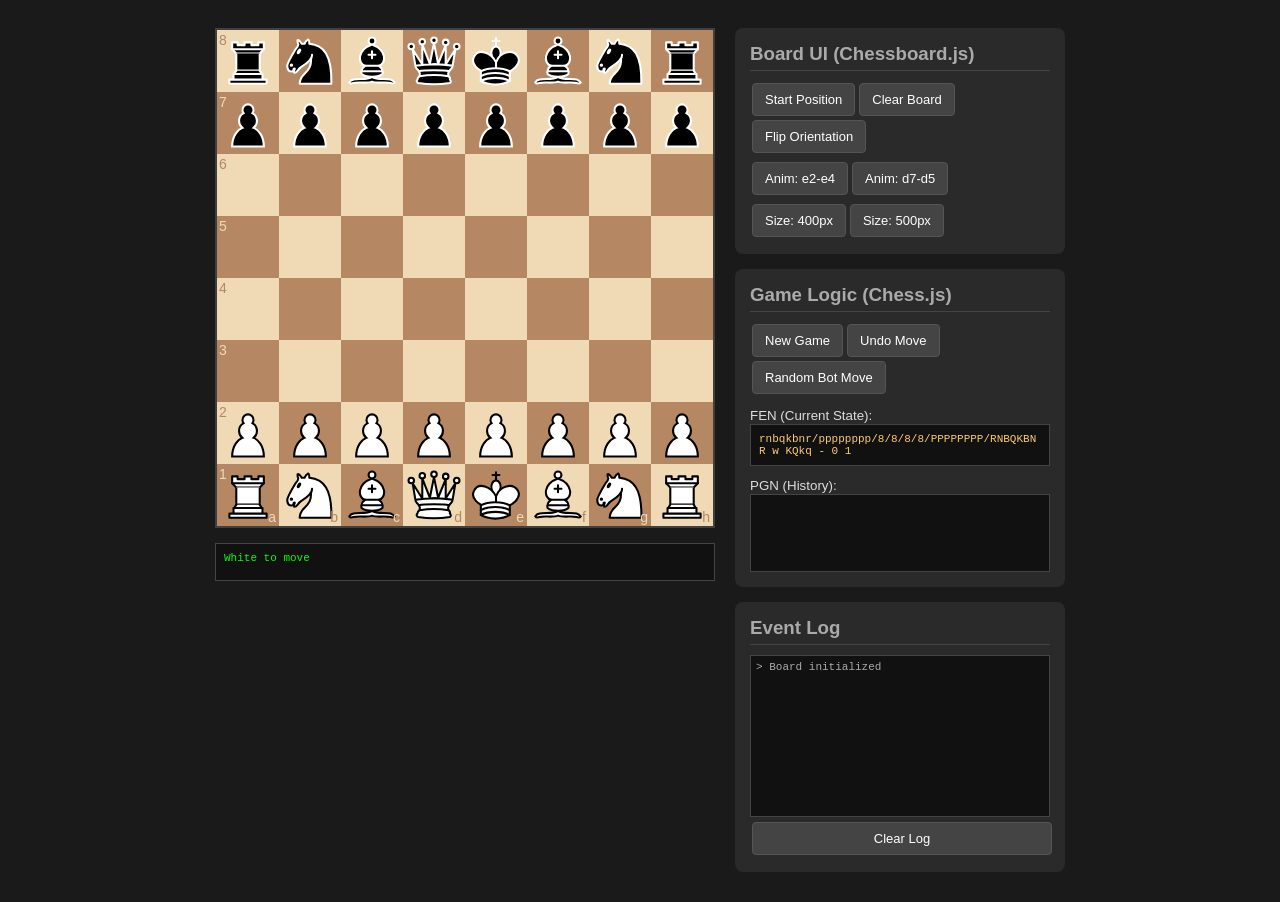
<file: legacy support/chessboard.js test/test.html>
<!DOCTYPE html>
<html lang="en">
<head>
    <meta charset="UTF-8">
    <title>Chess.js + Chessboard.js Full Demo</title>
    <link rel="stylesheet" href="css/chessboard-1.0.0.min.css">
    
    <style>
        body { font-family: 'Segoe UI', Arial, sans-serif; background: #1a1a1a; color: #ddd; display: flex; gap: 20px; padding: 20px; justify-content: center; }
        .column { display: flex; flex-direction: column; gap: 15px; }
        .panel { background: #2a2a2a; padding: 15px; border-radius: 8px; width: 300px; }
        h3 { margin: 0 0 10px 0; color: #aaa; border-bottom: 1px solid #444; padding-bottom: 5px; }
        
        button {
            padding: 8px 12px; cursor: pointer; background: #444; color: white; 
            border: 1px solid #555; border-radius: 4px; margin: 2px; font-size: 13px;
        }
        button:hover { background: #555; }
        button:active { background: #333; }
        
        .status-box { font-family: monospace; background: #111; padding: 8px; border: 1px solid #444; color: #0f0; font-size: 11px; min-height: 20px; word-break: break-all; }
        .log-box { height: 150px; overflow-y: auto; font-family: monospace; font-size: 11px; background: #111; color: #aaa; padding: 5px; border: 1px solid #444; }
        .row { display: flex; flex-wrap: wrap; }
    </style>
</head>
<body>

    <div class="column">
        <div id="myBoard" style="width: 500px"></div>
        <div class="status-box" id="status">Status: Init...</div>
    </div>

    <div class="column">
        
        <div class="panel">
            <h3>Board UI (Chessboard.js)</h3>
            <div class="row">
                <button onclick="board.start()">Start Position</button>
                <button onclick="board.clear()">Clear Board</button>
                <button onclick="board.flip()">Flip Orientation</button>
            </div>
            <div class="row" style="margin-top:5px;">
                <button onclick="board.move('e2-e4')">Anim: e2-e4</button>
                <button onclick="board.move('d7-d5')">Anim: d7-d5</button>
            </div>
            <div class="row" style="margin-top:5px;">
                <button onclick="resizeBoard(400)">Size: 400px</button>
                <button onclick="resizeBoard(500)">Size: 500px</button>
            </div>
        </div>

        <div class="panel">
            <h3>Game Logic (Chess.js)</h3>
            <div class="row">
                <button onclick="game.reset(); board.position(game.fen()); updateStatus();">New Game</button>
                <button onclick="undoMove()">Undo Move</button>
                <button onclick="makeRandomMove()">Random Bot Move</button>
            </div>
            <div style="margin-top: 10px;">
                <small>FEN (Current State):</small>
                <div id="fenDisplay" class="status-box" style="color: #fdcb6e;"></div>
            </div>
            <div style="margin-top: 10px;">
                <small>PGN (History):</small>
                <div id="pgnDisplay" class="status-box" style="color: #74b9ff; height: 60px; overflow-y:scroll;"></div>
            </div>
        </div>

        <div class="panel">
            <h3>Event Log</h3>
            <div id="eventLog" class="log-box"></div>
            <button onclick="document.getElementById('eventLog').innerHTML = ''" style="width:100%; margin-top:5px;">Clear Log</button>
        </div>

    </div>

    <script src="js/jquery-3.7.1.min.js"></script>
    <script src="js/chess.js"></script>
    <script src="js/chessboard-1.0.0.min.js"></script>

    <script>
        // --- 1. SVG PIECE GENERATOR (Bypasses Antivirus Blocking) ---
        function getPieceSvg(piece) {
            const color = piece.charAt(0); 
            const type = piece.charAt(1).toLowerCase();
            const stroke = color === 'w' ? '#000' : '#fff';
            const fill = color === 'w' ? '#fff' : '#000';
            const paths = {
                'p': `<path d="M22.5 9c-2.21 0-4 1.79-4 4 0 .89.29 1.71.78 2.38C17.33 16.5 16 18.59 16 21c0 2.03.94 3.84 2.41 5.03-3 1.06-7.41 5.55-7.41 13.47h23c0-7.92-4.41-12.41-7.41-13.47 1.47-1.19 2.41-3 2.41-5.03 0-2.41-1.33-4.5-3.28-5.62.49-.67.78-1.49.78-2.38 0-2.21-1.79-4-4-4z" stroke="${stroke}" stroke-width="1.5" fill="${fill}" />`,
                'n': `<g fill="none" fill-rule="evenodd" stroke="${stroke}" stroke-width="1.5" stroke-linecap="round" stroke-linejoin="round"><path d="M 22,10 C 32.5,11 38.5,18 38,39 L 15,39 C 15,30 25,32.5 23,18" style="fill:${fill}; stroke:${stroke};" /><path d="M 24,18 C 24.38,20.91 18.45,25.37 16,27 C 13,29 13.18,31.34 11,31 C 9.958,30.06 12.41,27.96 11,28 C 10,28 11.19,29.23 10,30 C 9,30 5.997,31 6,26 C 6,24 12,14 12,14 C 12,14 13.89,12.1 14,10.5 C 13.27,9.506 13.5,8.5 13.5,7.5 C 14.5,6.5 16.5,10 16.5,10 L 18.5,10 C 18.5,10 19.28,8.008 21,7 C 22,7 22,10 22,10" style="fill:${fill}; stroke:${stroke};" /><path d="M 9.5 25.5 A 0.5 0.5 0 1 1 8.5,25.5 A 0.5 0.5 0 1 1 9.5 25.5 z" style="fill:${color==='w'?'#000':'#fff'}; stroke:${color==='w'?'#000':'#fff'};" /><path d="M 15 15.5 A 0.5 1.5 0 1 1 14,15.5 A 0.5 1.5 0 1 1 15 15.5 z" transform="matrix(0.866,0.5,-0.5,0.866,9.693,-5.173)" style="fill:${color==='w'?'#000':'#fff'}; stroke:${color==='w'?'#000':'#fff'};" /></g>`,
                'b': `<g fill="none" fill-rule="evenodd" stroke="${stroke}" stroke-width="1.5" stroke-linecap="round" stroke-linejoin="round"><g fill="${fill}" stroke-linecap="butt"><path d="M9 36c3.39-.97 10.11.43 13.5-2 3.39 2.43 10.11 1.03 13.5 2 0 0 1.65.54 3 2-.68.97-1.65.99-3 .5-3.39-.97-10.11.46-13.5-1-3.39 1.46-10.11.03-13.5 1-1.354.49-2.323.47-3-.5 1.354-1.94 3-2 3-2zM15 32c2.5 2.5 12.5 2.5 15 0 .5-1.5 0-2 0-2 0-2.5-2.5-4-2.5-4 5.5-1.5 6-11.5-5-15.5-11 4-10.5 14-5 15.5 0 0-2.5 1.5-2.5 4 0 0-.5.5 0 2zM25 8a2.5 2.5 0 1 1-5 0 2.5 2.5 0 1 1 5 0z" /></g><path d="M17.5 26h10M15 30h15m-7.5-14.5v5M20 18h5" stroke="${color==='w'?'#000':'#fff'}" stroke-linejoin="miter" /></g>`,
                'r': `<g fill="${fill}" fill-rule="evenodd" stroke="${stroke}" stroke-width="1.5" stroke-linecap="round" stroke-linejoin="round"><path d="M9 39h27v-3H9v3zM12 36v-4h21v4H12zM11 14V9h4v2h5V9h5v2h5V9h4v5" stroke-linecap="butt" /><path d="M34 14l-3 3H14l-3-3" /><path d="M31 17v12.5H14V17" stroke-linecap="butt" stroke-linejoin="miter" /><path d="M31 29.5l1.5 2.5h-20l1.5-2.5" /><path d="M11 14h23" fill="none" stroke="${stroke}" stroke-linejoin="miter" /></g>`,
                'q': `<g fill="${fill}" fill-rule="evenodd" stroke="${stroke}" stroke-width="1.5" stroke-linecap="round" stroke-linejoin="round"><path d="M8 12a2 2 0 1 1-4 0 2 2 0 1 1 4 0zM24.5 7.5a2 2 0 1 1-4 0 2 2 0 1 1 4 0zM41 12a2 2 0 1 1-4 0 2 2 0 1 1 4 0zM16 8.5a2 2 0 1 1-4 0 2 2 0 1 1 4 0zM33 9a2 2 0 1 1-4 0 2 2 0 1 1 4 0z" /><path d="M9 26c8.5-1.5 21-1.5 27 0l2-12-7 11V11l-5.5 13.5-3-15-3 15-5.5-14V25L7 14l2 12zM9 26c0 2 1.5 2 2.5 4 1 1.5 1 1 .5 3.5-1.5 1-1.5 2.5-1.5 2.5-1.5 1.5.5 2.5.5 2.5 6.5 1 16.5 1 23 0 0 0 1.5-1 0-2.5 0 0 .5-1.5-1-2.5-.5-2.5-.5-2 .5-3.5 1-2 2.5-2 2.5-4-8.5-1.5-18.5-1.5-27 0z" stroke-linecap="butt" /><path d="M11.5 30c3.5-1 18.5-1 22 0M12 33.5c6-1 15-1 21 0" fill="none" /></g>`,
                'k': `<g fill="none" fill-rule="evenodd" stroke="${stroke}" stroke-width="1.5" stroke-linecap="round" stroke-linejoin="round"><path d="M22.5 11.63V6M20 8h5" stroke-linejoin="miter" /><path d="M22.5 25s4.5-7.5 3-10.5c0 0-1-2.5-3-2.5s-3 2.5-3 2.5c-1.5 3 3 10.5 3 10.5" fill="${fill}" stroke-linecap="butt" stroke-linejoin="miter" /><path d="M11.5 37c5.5 3.5 15.5 3.5 21 0v-7s9-4.5 6-10.5c-4-6.5-13.5-3.5-16 4V27v-3.5c-3.5-7.5-13-10.5-16-4-3 6 5 10 5 10V37z" fill="${fill}" /><path d="M11.5 30c5.5-3 15.5-3 21 0m-21 3.5c5.5-3 15.5-3 21 0m-21 3.5c5.5-3 15.5-3 21 0" stroke="${color==='w'?'#000':'#fff'}" /></g>`
            };
            return "data:image/svg+xml;base64," + btoa(`<svg xmlns="http://www.w3.org/2000/svg" viewBox="0 0 45 45">${paths[type]}</svg>`);
        }

        // --- 2. LOGIC INITIALIZATION ---
        var board = null;
        var game = new Chess();
        
        function log(msg) {
            var $log = $('#eventLog');
            $log.append('<div>> ' + msg + '</div>');
            $log.scrollTop($log[0].scrollHeight);
        }

        // --- 3. EVENT HANDLERS ---
        
        function onDragStart (source, piece, position, orientation) {
            // Prevent picking up pieces if game is over
            if (game.game_over()) return false;

            // Prevent picking up opponent's pieces
            if ((game.turn() === 'w' && piece.search(/^b/) !== -1) ||
                (game.turn() === 'b' && piece.search(/^w/) !== -1)) {
                return false;
            }
            log(`Drag Start: ${piece} from ${source}`);
        }

        function onDrop (source, target) {
            // Check legal move in Chess.js
            var move = game.move({
                from: source,
                to: target,
                promotion: 'q' // NOTE: Simple logic, always promote to Queen
            });

            // Illegal move
            if (move === null) {
                log(`Invalid Move: ${source}->${target}`);
                return 'snapback';
            }

            log(`Move: ${move.san} (${source}->${target})`);
            updateStatus();
        }

        // Snap animation end (needed for complex moves like castling/promotion to update board UI)
        function onSnapEnd () {
            board.position(game.fen());
        }

        function onMoveEnd (oldPos, newPos) {
            // log("Animation finished");
        }

        function updateStatus () {
            var status = '';
            var moveColor = (game.turn() === 'b') ? 'Black' : 'White';

            if (game.in_checkmate()) {
                status = 'Game over, ' + moveColor + ' is in checkmate.';
            } else if (game.in_draw()) {
                status = 'Game over, drawn position';
            } else {
                status = moveColor + ' to move';
                if (game.in_check()) status += ', ' + moveColor + ' is in check';
            }

            $('#status').html(status);
            $('#fenDisplay').text(game.fen());
            $('#pgnDisplay').text(game.pgn());
        }

        function makeRandomMove () {
            var possibleMoves = game.moves();
            // Game over
            if (possibleMoves.length === 0) return;

            var randomIdx = Math.floor(Math.random() * possibleMoves.length);
            game.move(possibleMoves[randomIdx]);
            board.position(game.fen());
            updateStatus();
            log("Bot played random move");
        }

        function undoMove() {
            var move = game.undo();
            if (move) {
                board.position(game.fen());
                updateStatus();
                log("Undo: " + move.san);
            }
        }

        function resizeBoard(px) {
            $('#myBoard').css('width', px);
            board.resize();
        }

        // --- 4. BOARD CONFIGURATION ---
        var config = {
            draggable: true,
            position: 'start',
            onDragStart: onDragStart,
            onDrop: onDrop,
            onSnapEnd: onSnapEnd,
            onMoveEnd: onMoveEnd,
            pieceTheme: getPieceSvg // Use our SVG generator
        }
        
        board = Chessboard('myBoard', config);
        updateStatus();
        log("Board initialized");

    </script>
</body>
</html>
</file>
<file: css/variables.css>
:root {
--bg-app:#c6eff0;
--bg-panel:#1e343b;
--bg-editor:#0c0217;
--border:#334155;
--text-main:#f1f5f9;
--text-muted:#94a3b8;
--accent:#38bdf8;
--accent-hover:#0ea5e9;
--accent-glow:rgba(56, 189, 248, 0.4);
--board-light:#2bb7ca;
--board-dark:#19579a;
--nag-brilliant:#26c2a3;
--nag-great:#5c8bb0;
--nag-best:#96bc4b;
--nag-good:#96bc4b;
--nag-interesting:#b369f2;
--nag-inaccuracy:#f7c045;
--nag-mistake:#ffa700;
--nag-blunder:#fa412d;
--nag-neutral:#aaaaaa;
--highlight-last:rgb(15 223 150 / 50%);
--highlight-move:rgba(20, 85, 30, 0.5);
--anim-speed:0.25s;
--anim-curve:cubic-bezier(0.52, -0.02, 0.49, 1.01);
}
</file>
<file: css/base.css>
* {
    box-sizing: border-box;
    -webkit-user-select: none;
    user-select: none;
    font-family: "Segoe UI", sans-serif;
    margin: 0;
    padding: 0;
}

/* 🔥 THE FIX: Give JavaScript access to control the background layers */
:root {
    --bg-gradient: radial-gradient(circle at 50% 0%, #1e3a4c 0%, #0f172a 60%, #020617 100%);
    --noise-filter: url("data:image/svg+xml,%3Csvg viewBox='0 0 200 200' xmlns='http://www.w3.org/2000/svg'%3E%3Cfilter id='noiseFilter'%3E%3CfeTurbulence type='fractalNoise' baseFrequency='0.65' numOctaves='3' stitchTiles='stitch'/%3E%3C/filter%3E%3Crect width='100%25' height='100%25' filter='url(%23noiseFilter)' opacity='0.05'/%3E%3C/svg%3E");
}

html, body {
    background: transparent !important; /* Force layout.css to not override with #111 */
}

body {
    color: var(--text-main);
    font-family: -apple-system, BlinkMacSystemFont, "Segoe UI", Roboto, sans-serif;
    line-height: 1.4;
    display: flex;
    justify-content: center;
    height: 100vh;
    max-height: 100vh;
    padding: 20px;
    overflow: hidden !important; 
}

body::before {
    content: "";
    position: fixed;
    top: 0;
    left: 0;
    width: 100vw;
    height: 100vh;
    background-color: #020617;
    background-image: var(--noise-filter), var(--bg-gradient);
    background-size: cover;
    background-position: center;
    background-repeat: no-repeat;
    z-index: -1;
}
body.grabbing * {
cursor:grabbing !important;
}
::-webkit-scrollbar {
width:10px;
height:10px;
background:#0c0217;
}

::-webkit-scrollbar-thumb {
background:linear-gradient(180deg, #38bdf8, #26c2a3);
border-radius:5px;
border:2px solid #0c0217;
box-shadow:inset 0 0 4px rgba(255, 255, 255, 0.9);
transition:background 0.3s ease, box-shadow 0.3s ease;
}

::-webkit-scrollbar-thumb:hover {
box-shadow:inset 0 0 8px #ffffff;
}
</file>
<file: css/board.css>
.board-container-row {
    display: flex; flex-direction: row; align-items: stretch; justify-content: center;width: 100%; box-sizing: border-box;
}

#board-wrapper {
    flex-shrink: 0 !important;
    position: relative;
    aspect-ratio: 1 / 1; 
    min-width: 300px; 
    display: flex; 
    flex-direction: column; 
    box-shadow: 0 10px 30px rgba(0,0,0,0.5); 
    background: #222; 
}
#board-wrapper.board-wrapper {
    aspect-ratio: 1 / 1;
    width: 600px;
    max-width: 100%;
    contain: layout;
}
body.mode-spell #board-wrapper {
    margin-top: 20px !important;
    margin-bottom: 20px !important;
}
#spells-top, #spells-bottom {
    position: absolute;
    left: 50%;
    top: 50%;
    transform: translate(-50%, -50%);
    z-index: 10;
}
#enginePanel {
    flex-shrink: 0 !important; /* CRITICAL: Never let the eval bar squish */
    margin-left: 0 !important; /* We use the 'gap' property above instead */
}
body.show-editor #board-wrapper,
body.show-editor #board-wrapper.board-wrapper {
    aspect-ratio: auto;
    height: auto;
    max-height: none;
}
#chessBoard {
    display: block;
    position: relative;
    width: 100%;
    aspect-ratio: 1 / 1;
    flex-shrink: 0;
    border: 5px solid #222;
    background-color: solid #222;
    overflow: hidden;
    transform: translateZ(0);
    backface-visibility: hidden;
}

/* Stacking Context & Optimization */
#board, .board-container {
    position: relative;
    z-index: 1;
}

.piece, .square, #board {
    will-change: transform,opacity;
    transform: translate3d(0, 0, 0);
    -webkit-transform: translate3d(0, 0, 0);
    backface-visibility: hidden;
    perspective: 1000px;
}

svg, .drawing-layer, #annotationsLayer, .arrow-line, .arrow-head {
    will-change: transform, opacity;
    transform: translate3d(0, 0, 0);
    pointer-events: none;
}

/* --- Layers --- */
.squares-layer {
    position: absolute; top: 0; left: 0; width: 100%; height: 100%;
    pointer-events: auto;
    display: grid;
    grid-template-columns: repeat(8, 1fr);
    grid-template-rows: repeat(8, 1fr);
    z-index: 10;
    transform: translateZ(0);
}

.pieces-layer {
    position: absolute; top: 0; left: 0; width: 100%; height: 100%;
    pointer-events: none;
    z-index: 30;
    transform: translateZ(0);
}

.arrow-layer, #arrowLayer {
    position: absolute; top: 0; left: 0; width: 100%; height: 100%;
    pointer-events: none;
    z-index: 50 !important; /* Above pieces */
    transform: translateZ(0);
}

.annotations-layer, #annotationsLayer {
    position: absolute; top: 0; left: 0; width: 100%; height: 100%;
    pointer-events: none;
    z-index: 40;
    transform: translateZ(0);
}

/* --- Squares --- */
.square {
    position: relative; width: 100%; height: 100%;
    display: flex; justify-content: center; align-items: center;
    transform: translateZ(0);
}

.square.light {background-color: var(--board-light);color: var(--board-dark);box-shadow: 0 0 0 0.5px var(--board-light);}
.square.dark {background-color: var(--board-dark);color: var(--board-light);box-shadow: 0 0 0 0.5px var(--board-dark);}
.square.selected { z-index: 15; box-shadow: inset 0 0 0 4px rgba(100, 255, 100, 0.6); }
.square.last-move { background-color: var(--highlight-last) !important; }
.square.selected-w { box-shadow: inset 0 0 0 4px #38bdf8 !important; background-color: rgba(56, 189, 248, 0.3) !important; }
.square.selected-b { box-shadow: inset 0 0 0 4px #fa412d !important; background-color: rgba(250, 65, 45, 0.3) !important; }
.square.drag-over { background-color: rgba(255, 255, 255, 0.4); }

/* Move Destinations */
.square.valid-move.dest-w { box-shadow: inset 0 0 0 4px #38bdf8 !important; background-color: rgba(56, 189, 248, 0.15) !important; cursor: pointer; }
.square.valid-move.dest-b { box-shadow: inset 0 0 0 4px #fa412d !important; background-color: rgba(250, 65, 45, 0.15) !important; cursor: pointer; }
.square.valid-move:hover { background-color: rgba(255, 255, 255, 0.2) !important; }

/* Highlights & Check */
.square.in-check { background: radial-gradient(ellipse at center, #ff0000 0%, #cc0000 60%, transparent 100%) !important; position: relative; overflow: visible; }
.square.in-check::before {
    content: ''; position: absolute; top: 50%; left: 50%; width: 100%; height: 100%;
    border: 4px solid rgb(221 13 20 / 80%); border-radius: 50%;
    transform: translate(-50%,-50%) scale(0.5); background: transparent; opacity: 0; z-index: 5;
    animation: checkShockwave 0.6s cubic-bezier(0.2, 0.8, 0.2, 1) forwards;
}
/* --- PREMOVE HIGHLIGHTS (Overlay Method) --- */
/* We use ::after to layer the color ON TOP of existing highlights (like last-move yellow) */

.square.premove-source,
.square.premove-dest {
    /* Ensure the square allows positioning of the pseudo-element */
    position: relative;
    /* Do NOT set background-color here, or it will replace the underlying move highlight */
}

.square.premove-source::after {
    content: '';
    position: absolute;
    top: 0;
    left: 0;
    width: 100%;
    height: 100%;
    pointer-events: none; /* Allow clicks to pass through to the square */
    
    /* User Settings */
    background-color: rgba(244, 67, 54, 0.5) !important;
    z-index: 50;
}

.square.premove-dest::after {
    content: '';
    position: absolute;
    top: 0;
    left: 0;
    width: 100%;
    height: 100%;
    pointer-events: none;
    
    /* User Settings */
    background-color: rgb(222 31 17 / 50%) !important;
    box-shadow: inset 0 0 5px rgba(255, 0, 0, 0.8);
    z-index: 50;
}
.square.highlight-w { box-shadow: inset 0 0 0 4px #38bdf8 !important; background-color: rgba(56, 189, 248, 0.2) !important; z-index: 10; }
.square.highlight-b { box-shadow: inset 0 0 0 4px #fa412d !important; background-color: rgba(250, 65, 45, 0.2) !important; z-index: 10; }

/* --- Coordinates --- */
#board-wrapper.coords-outside {
    margin: 25px;
    overflow: visible !important;
}
#external-coords-layer {
    pointer-events: none;
    z-index: 10;
}
.ext-coord-rank {
    font-family: 'Segoe UI', Tahoma, Geneva, Verdana, sans-serif;
    font-size: 13px;
    font-weight: 600;
    color: #8c8c8c;
    text-shadow: 0 1px 2px rgba(0,0,0,0.3);
    user-select: none;
}
.ext-coord-file {
    font-family: 'Segoe UI', Tahoma, Geneva, Verdana, sans-serif;
    font-size: 13px;
    font-weight: 600;
    color: #8c8c8c;
    text-shadow: 0 1px 2px rgba(0,0,0,0.3);
    user-select: none;
}
#board-wrapper:hover .ext-coord-rank,
#board-wrapper:hover .ext-coord-file {
    color: #b0b0b0;
}
#chessBoard.theme-disguised {
    background-color: #D1D1D1 !important; /* Fills any microscopic rounding gaps with grey */
}

#chessBoard.theme-disguised .squares-layer div,
#chessBoard.theme-disguised .square {
    border: none !important; /* Remove borders to fix the black seams */
    box-sizing: border-box !important;
}

/* Light squares: White top/left, Dark Grey bottom/right */
#chessBoard.theme-disguised .squares-layer .light {
    background-color: #E3E3E3 !important;
    box-shadow: inset 4px 4px 0px 0px #FFFFFF, inset -4px -4px 0px 0px #C1C1C1 !important;
}

/* Dark squares: Dark Grey top/left, White bottom/right */
#chessBoard.theme-disguised .squares-layer .dark {
    background-color: #D1D1D1 !important;
    box-shadow: inset 4px 4px 0px 0px #C1C1C1, inset -4px -4px 0px 0px #FFFFFF !important;
}
/* --- Pieces --- */
.piece {
    position: absolute; width: 12.5%; height: 12.5%; z-index: 10;
    display: flex; justify-content: center; align-items: center; pointer-events: auto;will-change: transform;transform: translateZ(0);
}
.piece img, .piece svg {
    position: relative; z-index: 10; width: 100%; height: 100%;
    filter: drop-shadow(1px 2px 4px rgba(0,0,0,0.5)); pointer-events: none;
}
.piece.animating { z-index: 100 !important; pointer-events: none; transition: transform 0.25s cubic-bezier(0, 0.03, 0.66, 0.99); will-change: transform; }
.piece.dragging-source { opacity: 0.5; }
.piece.captured-pending { z-index: 10 !important; pointer-events: none; }
.piece-heartbeat {
    animation: heartbeat 1.2s infinite ease-in-out;
    transform-origin: center center;
}
/* Castle & Manga Animations */
.piece.castling-jump img, .piece.castling-jump svg { animation: castleJump 0.25s ease-in-out forwards; will-change: transform; }
/* LAYER 1: The Big Colored Bursting Wedge (::before) */
.piece.manga-tail::before {
    content: ''; 
    position: absolute; 
    top: 50%; 
    left: 50%; 
    width: 100%; 
    height: 100%;
    transform-origin: left center;
    clip-path: polygon(0% 20%, 100% 0%, 100% 100%, 0% 80%);
    opacity: 0; 
    pointer-events: none; 
    z-index: -2; /* Underneath the white core */
    
    animation: tailBurst var(--anim-duration, 0.25s) cubic-bezier(0, 1.01, 1, 0.99) forwards;
    will-change: transform, opacity;
}

.piece.piece-w.manga-tail::before { background: linear-gradient(90deg, rgb(0 255 234 / 80%) 0%, rgba(56, 189, 248, 0) 100%); }
.piece.piece-b.manga-tail::before { background: linear-gradient(90deg, rgb(255 25 0 / 90%) 0%, rgba(250, 65, 45, 0) 100%); }

/* LAYER 2: The Thin White Laser Core (::after) */
.piece.manga-tail::after {
    content: ''; 
    position: absolute; 
    top: 50%; 
    left: 50%; 
    width: 100%; 
    height: 2px;
    background: rgba(255, 255, 255, 0.9); 
    transform-origin: left center;
    opacity: 0; 
    pointer-events: none; 
    z-index: -1; /* Right under the piece, above the colored wedge */
    
    animation: tailBurst var(--anim-duration, 0.25s) cubic-bezier(0, 1.01, 1, 0.99) forwards;
    will-change: transform, opacity;
}
/* --- Coords & Annotations --- */
.coord { position: absolute; font-size: 10px; z-index: 5; pointer-events: none; }
.coord.rank { left: 2px; top: 2px; }
.coord.file { right: 2px; bottom: 0px; }
.square.light .coord { color: #b58863; }
.square.dark .coord { color: #f0d9b5; }
.square .coord { position: absolute; font-size: 10px; font-weight: bold; }

.board-container.coords-outside { padding: 25px; background-color: var(--bg-panel); }
.board-container.coords-outside .square .coord { display: none; }
.external-coords { display: none; position: absolute; }
.board-container.coords-outside .external-coords { display: block; }

.board-annotation {
    position: absolute; top: -6px; right: -6px; width: 22px; height: 22px;
    display: flex; justify-content: center; align-items: center;
    font-weight: 900; font-size: 12px; color: #fff; border-radius: 50%;
    border: 2px solid #333; box-shadow: 1px 1px 3px rgba(0,0,0,0.5);
    z-index: 20; pointer-events: none; transform: translate(-50%,-50%);
}
.bg-3 { background: var(--nag-brilliant); }
.bg-1 { background: var(--nag-great); }
.bg-5 { background: var(--nag-interesting); }
.bg-2 { background: var(--nag-mistake); }
.bg-4 { background: var(--nag-blunder); }
.bg-6 { background: var(--nag-inaccuracy); }

/* --- Extras --- */
.board-book-icon {
    position: absolute; top: 2px; right: 2px; width: 20%; height: 20%;
    z-index: 10; pointer-events: none; opacity: 0.9;
}
.board-book-icon svg { width: 100%; height: 100%; filter: drop-shadow(0 1px 2px rgba(0,0,0,0.5)); }

.hint-dot { position: absolute; width: 32%; height: 32%; background: rgba(0, 0, 0, 0.15); border-radius: 50%; pointer-events: none; z-index: 5; }
.hint-capture { position: absolute; width: 100%; height: 100%; box-shadow: inset 0 0 0 5px rgba(0,0,0,0.15); border-radius: 50%; pointer-events: none; z-index: 5; }

/* Ghost */
#draggedPieceGhost {
    position: fixed; z-index: 9999; pointer-events: none; display: none;
    transform-origin: center center;
    animation: ghostFloat 1s cubic-bezier(0, 0.01, 0.55, 1.05) infinite, heartbeat 1.2s ease-in-out infinite;
    will-change: transform;
}
#draggedPieceGhost .piece, #draggedPieceGhost svg { width: 100% !important; height: 100% !important; display: block; filter: drop-shadow(0 5px 15px rgba(0,0,0,0.6)); }
#draggedPieceGhost::before, #draggedPieceGhost::after {
    content: ''; position: absolute; top: 50%; left: 50%; transform: translate(-50%,-50%);
    border-radius: 50%; z-index: -1; background: transparent; opacity: 0; pointer-events: none;
}
#draggedPieceGhost::before { animation: thickRipple 2s linear infinite; }
#draggedPieceGhost::after { animation: thickRipple 2s linear 1s infinite; }
#draggedPieceGhost.ghost-w::before, #draggedPieceGhost.ghost-w::after { border: 15px solid rgb(0 243 201 / 50%); background: radial-gradient(circle, rgb(0 221 244 / 25%) 0%, transparent 60%); box-shadow: 0 0 25px rgb(0 176 255 / 40%); }
#draggedPieceGhost.ghost-b::before, #draggedPieceGhost.ghost-b::after { border: 15px solid rgba(250, 65, 45, 0.5); background: radial-gradient(circle, rgba(250, 65, 45, 0.25) 0%, transparent 60%); box-shadow: 0 0 25px rgba(250, 65, 45, 0.4); }
/* ==========================================================
   ENGINE GHOST DROP SUGGESTION
   ========================================================== */
.ghost-suggestion {
    z-index: 45; 
    opacity: 0.5 !important; /* Perfect 50% transparency */
    filter: none !important; /* Removes the glowing blue drop-shadow */
    transition: left 0.1s ease-out, top 0.1s ease-out; /* Keeps the smooth glide */
    will-change: left, top;
    pointer-events: none; 
}

.ghost-suggestion img {
    width: 100%;
    height: 100%;
    display: block;
    pointer-events: none;
    user-select: none;
    -webkit-user-drag: none;
}
/* Flipped & No Anim */
.flipped-board .squares-layer { transform: rotate(180deg); }
.flipped-board .coord { transform: rotate(-180deg); }

body.no-animations .piece.animating, body.no-animations .piece.manga-tail::before, body.no-animations #draggedPieceGhost, body.no-animations #draggedPieceGhost::before, body.no-animations #draggedPieceGhost::after {
    animation: none !important; transition: none !important; transform: none !important;
}
body.no-animations #draggedPieceGhost { animation: none !important; transform: translate(0,0) !important; }
/* --- DISABLE HEARTBEAT IN EDITOR MODE --- */
/* This kills the 'thickRipple' animation you pasted */

body.show-editor .square.in-check,
body.show-editor .square.selected-w,
body.show-editor .square.selected-b,
body.show-editor .square.selected {
    animation: none !important;       /* Stops @keyframes thickRipple */
    box-shadow: none !important;      /* Removes the glowing ring */
}

/* Optional: Also remove the static red/blue background if you want it clean */
body.show-editor .square.in-check {
    background-color: transparent !important;
}
/* The 3x3 Hover Preview */
.spell-target-hover {
    background-color: rgba(0, 255, 255, 0.25) !important;
    box-shadow: inset 0 0 8px #00ffff;
    z-index: 5;
}

/* The Actual Frozen Style (Applied when a square is in the engine's frozen mask) */
.square.frozen-effect {
    position: relative;
    background-image: linear-gradient(135deg, rgba(173, 216, 230, 0.4) 25%, transparent 25%, transparent 50%, rgba(173, 216, 230, 0.4) 50%, rgba(173, 216, 230, 0.4) 75%, transparent 75%, transparent) !important;
    background-size: 10px 10px; /* Subtle "frosted glass" stripes */
    transition: background 0.3s ease;
}

.square.frozen-effect::after {
    content: "❄️";
    position: absolute;
    top: 50%;
    left: 50%;
    transform: translate(-50%, -50%);
    font-size: 1.8rem;
    opacity: 0.5;
    pointer-events: none;
    filter: drop-shadow(0 0 5px white);
}

/* Optional: Make the piece on a frozen square look tinted */
.square.frozen-effect img {
    filter: brightness(1.2) sepia(1) hue-rotate(160deg) saturate(2);
}
/* Lichess Setup Modal Theme */
.modal-content.lichess-setup {
    background: #262421;
    width: 480px;
    border-radius: 3px;
    box-shadow: 0 10px 50px rgba(0,0,0,0.6);
    color: #bababa;
    font-family: -apple-system, BlinkMacSystemFont, "Segoe UI", Helvetica, Arial, sans-serif;
}

/* Header */
.lichess-setup .modal-header {
    background: transparent;
    border: none;
    padding: 20px 0 10px;
    text-align: center;
    position: relative;
}
.lichess-setup .modal-header h3 {
    font-size: 22px;
    font-weight: normal;
    color: #fff;
    margin: 0;
}
.lichess-setup .close-btn {
    position: absolute; top: 10px; right: 15px;
    font-size: 24px; color: #666; background: none; border: none; cursor: pointer;
}
.lichess-setup .close-btn:hover { color: #ccc; }

.modal-body { padding: 0 30px 30px 30px; }

/* Labels */
.setup-group { margin-bottom: 25px; }
.setup-label {
    display: block;
    text-align: center;
    text-transform: uppercase;
    font-size: 11px;
    font-weight: 700;
    color: #a0a0a0;
    margin-bottom: 10px;
    letter-spacing: 0.5px;
}

/* Strength Buttons (1-8) */
.strength-selector {
    display: flex;
    background: #161512;
    border-radius: 3px;
    overflow: hidden;
}
.str-btn {
    flex: 1;
    background: transparent;
    border: none;
    border-right: 1px solid #282828;
    color: #999;
    font-size: 14px;
    font-weight: bold;
    padding: 12px 0;
    cursor: pointer;
    transition: background 0.1s;
}
.str-btn:last-child { border-right: none; }
.str-btn:hover { background: #302e2c; color: #fff; }
.str-btn.active {
    background: #629924 !important; /* Lichess Green */
    color: #fff !important;
    text-shadow: 0 1px 0 rgba(0,0,0,0.2);
}

/* Side Buttons (Black, Random, White) */
.side-selector {
    display: flex;
    gap: 15px;
    justify-content: center;
}
.side-btn {
    flex: 1;
    background: #161512;
    border: 2px solid transparent; /* Reserve border space */
    border-radius: 4px;
    height: 100px;
    display: flex;
    flex-direction: column;
    align-items: center;
    justify-content: center;
    cursor: pointer;
    transition: all 0.2s;
}
.side-btn:hover { background: #2a2926; }

/* Active State for Side */
.side-btn.active {
    background: #161512;
    border-color: #629924; /* Green Border */
    box-shadow: inset 0 0 0 1px #629924; /* Inner glow style */
}

/* Icons & Text */
.side-icon { width: 45px; height: 45px; margin-bottom: 8px; }
.side-text {
    font-size: 13px;
    color: #999;
    font-weight: 500;
}
.side-btn.active .side-text { color: #fff; }

/* Footer Play Button */
.play-computer-btn {
    width: 100%;
    padding: 16px;
    background: #363431; /* Inactive greyish state initially or just bottom styling */
    background: #629924; /* Active Green */
    border: none;
    border-bottom: 3px solid #3c5f14;
    border-radius: 5px;
    color: #fff;
    font-size: 18px;
    font-weight: bold;
    text-transform: uppercase;
    cursor: pointer;
    display: flex;
    align-items: center;
    justify-content: center;
    text-shadow: 0 1px 1px rgba(0,0,0,0.3);
    transition: background 0.2s;
}
.play-computer-btn:hover {
    background: #6b9e2b;
    border-bottom-color: #446a18;
}
.play-computer-btn:active {
    border-bottom-width: 0;
    margin-top: 3px;
}
.random-king-container {
    position: relative;
    width: 45px;
    height: 45px;
    margin-bottom: 8px;
    pointer-events: none; /* Let clicks pass through to button */
}

.random-half {
    position: absolute;
    top: 0;
    left: 0;
    width: 100%;
    height: 100%;
    display: flex;
    justify-content: center;
    align-items: center;
}

/* Ensure images/SVGs inside fit perfectly */
.random-half img, 
.random-half svg {
    width: 100%;
    height: 100%;
    display: block;
}

/* Cut the Left Half (White) */
.random-half.left {
    clip-path: polygon(0 0, 50% 0, 50% 100%, 0 100%);
    z-index: 2;
}

/* Cut the Right Half (Black) */
.random-half.right {
    clip-path: polygon(50% 0, 100% 0, 100% 100%, 50% 100%);
    z-index: 1;
}
/* --- LICHESS STYLE PROMOTION OVERLAY --- */
#promotion-overlay {
    position: absolute;
    top: 0; left: 0;
    width: 100%; height: 100%;
    z-index: 100; /* Above pieces (z-index 10-50 typically) */
    background: rgba(0, 0, 0, 0.5); /* Dim background */
    display: none; /* Hidden by default */
}

.promo-option {
    position: absolute;
    width: 12.5%; 
    height: 12.5%;
    border-radius: 50%;
    cursor: pointer;
    box-shadow: 0 5px 15px rgba(0,0,0,0.5);
    
    /* [FIX] Hardware Acceleration for smoother hover */
    transition: transform 0.1s cubic-bezier(0.4, 0.0, 0.2, 1), background 0.1s;
    transform-origin: center center;
    backface-visibility: hidden; 
    will-change: transform;
    /* ---------------------------------------------- */

    display: flex;
    justify-content: center;
    align-items: center;
    z-index: 101;
}

/* Hover Scale */
.promo-option:hover {
    transform: scale(1.15) translateZ(0); /* translateZ forces GPU rendering */
    z-index: 102; /* Ensure it stays on top when scaled */
}

/* White Piece Bubble */
.promo-option.promo-w {
    background: #f0f0f0;
    background: radial-gradient(circle at 30% 30%, #ffffff, #d0d0d0);
}
.promo-option.promo-w:hover {
    transform: scale(1.15);
    background: #ffffff;
}

/* Black Piece Bubble */
.promo-option.promo-b {
    background: #333;
    background: radial-gradient(circle at 30% 30%, #555, #222);
}
.promo-option.promo-b:hover {
    transform: scale(1.15);
    background: #444;
}

/* Ensure the piece image inside fits nicely */
.promo-option img, 
.promo-option svg {
    width: 85% !important;
    height: 85% !important;
    filter: drop-shadow(0 2px 3px rgba(0,0,0,0.4));
    
    /* [FIX] Prevents the image from "stealing" the mouse hover */
    pointer-events: none; 
    user-select: none;
}
/* Keyframes */
@keyframes checkShockwave { 0% { transform: translate(-50%,-50%) scale(0.2); opacity: 0; border-width: 20px; } 10% { opacity: 1; } 100% { transform: translate(-50%,-50%) scale(1.5); opacity: 0; border-width: 0px; } }
@keyframes tailBurst {
    0% { 
        opacity: 0; 
        transform: translate(0, -50%) rotate(calc(var(--move-angle) + 180deg)) scaleX(calc(var(--tail-length-scale) * 0.5)) scaleY(0.5); 
    } 
    20% { 
        opacity: 1; 
        transform: translate(0, -50%) rotate(calc(var(--move-angle) + 180deg)) scaleX(var(--tail-length-scale)) scaleY(1); 
    } 
    100% { 
        opacity: 0; 
        transform: translate(0, -50%) rotate(calc(var(--move-angle) + 180deg)) scaleX(calc(var(--tail-length-scale) * 1.2)) scaleY(0.2); 
    } 
}
@keyframes tailCoreFade {
    0% {
        opacity: 0.9;
        transform: translate(0, -50%) rotate(calc(var(--move-angle, 0deg) + 180deg)) scaleX(var(--tail-length-scale, 1));
    }
    100% {
        opacity: 0;
        /* We shrink it to 0 so it looks like it gets sucked back in as it fades */
        transform: translate(0, -50%) rotate(calc(var(--move-angle, 0deg) + 180deg)) scaleX(0);
    }
}
@keyframes castleJump { 0% { transform: translateY(0) scale(1); } 50% { transform: translateY(-35%) scale(1); } 100% { transform: translateY(0) scale(1); } }
@keyframes ghostFloat { 0%, 100% { transform: translateY(0) rotate(0deg); } 50% { transform: translateY(-8px) rotate(3deg); } }
@keyframes heartbeat { 0% { transform: scale(1); } 15% { transform: scale(1.15); } 30% { transform: scale(1.05); } 45% { transform: scale(1.15); } 100% { transform: scale(1); } }
@keyframes thickRipple { 0% { width: 60%; height: 60%; opacity: 1; border-width: 35px; } 5% { width: 73%; height: 73%; opacity: 1; border-width: 34px; } 10% { width: 86%; height: 86%; opacity: 1; border-width: 33px; } 25% { width: 125%; height: 125%; opacity: 0.98; border-width: 30px; } 50% { width: 190%; height: 190%; opacity: 0.85; border-width: 22px; } 100% { width: 320%; height: 320%; opacity: 0; border-width: 0px; } }
</file>
<file: css/layout.css>
html, body { margin: 0; padding: 0 !important; width: 100%; min-width: 100vw; min-height: 100vh; min-height: 100dvh; display: block !important; overflow: hidden; background: var(--bg-gradient, radial-gradient(circle at 50% 0%, #1e3a4c 0%, #0f172a 60%, #020617 100%)) no-repeat center center fixed !important; background-size: cover; }

#app-scaler { position: absolute; top: 0; left: 0; width: max-content; height: max-content; margin: 0; transform-origin: top left; display: flex; flex-wrap: nowrap; }

.main-layout { display: flex; width: 100%; height: 100%; flex-wrap: nowrap; }

.main-container { display: flex; flex-direction: row; flex-wrap: nowrap; align-items: flex-start; justify-content: center !important; gap: 20px; width: 100%; height: 100%; padding: 30px 20px 20px 20px; box-sizing: border-box; }

html[data-tab="analysis"] .main-container,
html[data-tab="study"] .main-container {
    justify-content: center ;
}

#analysisPanel, #study-sidebar {
    display: none;
}
html[data-tab="analysis"] #analysisPanel {
    display: flex;
}
html[data-tab="study"] #study-sidebar {
    display: flex;
}

.board-section {
    display: flex;
    flex-direction: column;
    align-items: center;
    justify-content: flex-start;
    position: relative;
    width: var(--board-width, 600px); 
    min-width: var(--board-width, 600px);
    max-width: var(--board-width, 600px);
    flex-shrink: 0;
}

.sidebar {
    position: relative;
    width: var(--sidebar-width, 520px);
    min-width: var(--sidebar-width, 520px);
    max-width: var(--sidebar-width, 520px);
    background-color: var(--bg-panel);
    border-left: 1px solid var(--border);
    display: flex;
    flex-direction: column;
    overflow: visible; 
    flex-shrink: 0; 
}

/* Ẩn header người chơi ở các tab không cần thiết */
html[data-tab="puzzles"] .player-header,
html[data-tab="puzzle"] .player-header,
html[data-tab="trainer"] .player-header,
html[data-tab="puzzles"] #commentaryBox,
html[data-tab="puzzle"] #commentaryBox,
html[data-tab="trainer"] #commentaryBox {
    display: none;
}

#sidebar { background: var(--bg-panel); position: relative; }
#sidebar, .main-container { will-change: transform; transform: translate3d(0, 0, 0); }

/* Resize Handles */
.resize-handle {
    position: absolute; 
    bottom: -10px; 
    right: -10px; 
    width: 38px; 
    height: 38px;
    cursor: nwse-resize; 
    z-index: 1000;
    touch-action: none;
    -webkit-tap-highlight-color: transparent;
    display: flex;
    align-items: center;
    justify-content: center;
}
.resize-handle::after {
    content: '';
    position: absolute;
    bottom: 4px;
    right: 4px;
    width: 16px;
    height: 16px;
    background: linear-gradient(135deg, transparent 0%, transparent 35%, rgba(255, 255, 255, 0.4) 35%, rgba(255, 255, 255, 0.4) 45%, transparent 45%, transparent 65%, rgba(255, 255, 255, 0.6) 65%, rgba(255, 255, 255, 0.6) 75%, transparent 75%, transparent 88%, #38bdf8 88%, #38bdf8 100%);
    border-radius: 2px;
    transition: transform 0.15s ease, opacity 0.15s ease;
}
.resize-handle:hover::after,
.resize-handle:active::after,
.resize-handle.active::after {
    transform: scale(1.25);
    opacity: 1;
}

.resize-handle-side {
    position: absolute; 
    z-index: 9999; 
    background: transparent; 
    transition: background 0.2s;
    touch-action: none;
    -webkit-tap-highlight-color: transparent;
}
.resize-handle-side:hover, .resize-handle-side.active { 
    background: rgba(56, 189, 248, 0.4); 
}

/* Left resize handle for PGN sidebar - wide 24px hit area for easy grabbing on mobile/desktop */
.resize-handle-side.left,
#resizeSidebarLeft {
    top: 0;
    bottom: 0;
    left: -12px;
    width: 24px;
    cursor: col-resize;
    position: absolute;
    z-index: 101;
    touch-action: none;
    display: flex;
    align-items: center;
    justify-content: center;
}
.resize-handle-side.left::before,
#resizeSidebarLeft::before {
    content: '';
    width: 4px;
    height: 52px;
    background: rgba(255, 255, 255, 0.3);
    border-radius: 4px;
    transition: background 0.2s, transform 0.2s, height 0.2s;
}
.resize-handle-side.left:hover::before,
.resize-handle-side.left.active::before,
#resizeSidebarLeft:hover::before,
#resizeSidebarLeft.active::before {
    background: #38bdf8;
    height: 84px;
    transform: scaleX(1.6);
    box-shadow: 0 0 10px rgba(56, 189, 248, 0.8);
}

.resize-handle-side.right,
#resizeSidebarW { 
    top: 0; 
    bottom: 0; 
    right: -12px; 
    left: auto;
    width: 24px; 
    cursor: col-resize; 
    position: absolute;
    z-index: 100; 
    touch-action: none;
    display: flex;
    align-items: center;
    justify-content: center;
}
.resize-handle-side.right::before,
#resizeSidebarW::before {
    content: '';
    width: 4px;
    height: 52px;
    background: rgba(255, 255, 255, 0.25);
    border-radius: 4px;
    transition: background 0.2s, transform 0.2s, height 0.2s;
}
.resize-handle-side.right:hover::before,
.resize-handle-side.right.active::before,
#resizeSidebarW:hover::before,
#resizeSidebarW.active::before {
    background: #38bdf8;
    height: 84px;
    transform: scaleX(1.6);
    box-shadow: 0 0 10px rgba(56, 189, 248, 0.8);
}

.resize-handle-side.bottom { 
    left: 0; 
    right: 0; 
    bottom: -10px; 
    height: 20px; 
    cursor: row-resize; 
}

#engine-stats-container > div {
    min-width: 0;
}

#engine-stats-name {
    white-space: nowrap;
    overflow: hidden;
    text-overflow: ellipsis;
    max-width: 65%;
    display: inline-block;
}
#chartsCollapsibleWrapper {
    min-height: 220px;
    contain: layout;
}
#evalSizer, #timeSizer {
    height: 220px;
}

.left-panel {
    min-width: 0;
    overflow: hidden; 
}

.tabs {
    display: flex; background: transparent; border-bottom: 2px solid var(--border); flex-shrink: 0;
}
.tab-btn {
    flex: 1; padding: 12px 0; background: transparent; color: var(--text-muted);
    border: none; font-weight: 600; cursor: pointer; font-size: 12px; text-align: center;
    border-radius: 0; margin-bottom: -2px;
}
.tab-btn.active {
    color: var(--accent); border-bottom: 2px solid var(--accent); border-radius: 0;
}

.tab-content { 
    display: none; 
}
.tab-content.active { 
    display: flex; 
    flex-direction: column; 
    flex: 1; 
    padding: 0; 
    overflow-y: auto;
    height: 100%; 
    min-height: 0; 
}

#statResult {
    flex: 1;
    min-height: 0;
    overflow-y: auto;
    padding-right: 5px;
    margin-bottom: 10px;
    flex-shrink: 0;
}
#analysisPanel > div {
    flex-shrink: 0;
}

.bottom-bar { display: flex; gap: 10px; margin-top: 10px; width: 600px; align-items: center; }
.board-header-container { width: 600px; display: flex; justify-content: space-between; align-items: center; margin-bottom: 8px; height: 32px; }

@keyframes fadeIn {
    from { opacity: 0; }
    to { opacity: 1; }
}

.chart-toggle-btn {
    background: #262421;
    color: #bababa;
    border: 1px solid #404040;
    padding: 4px 10px;
    border-radius: 3px;
    cursor: pointer;
    font-size: 10px;
    font-weight: bold;
    text-transform: uppercase;
    transition: 0.2s;
}
.chart-toggle-btn:hover { background: #333; color: #fff; }

.study-sidebar {
    width: 260px;
    background-color: #262421;
    border-right: 1px solid #3c3934;
    display: flex;
    flex-direction: column;
    color: #bababa;
    height: 100%;
}
.study-header {
    padding: 12px 15px;
    background-color: #302e2b;
    display: flex;
    justify-content: space-between;
    align-items: center;
    border-bottom: 1px solid #3c3934;
}
.study-header h2 { font-size: 15px; color: #fff; margin: 0; font-weight: 600; }
.add-chapter-btn { background: none; border: none; color: #bababa; font-size: 22px; cursor: pointer; line-height: 1; transition: color 0.2s; }
.add-chapter-btn:hover { color: #fff; }
.chapters-list { flex-grow: 1; overflow-y: auto; }
.chapter-item { padding: 10px 15px; cursor: pointer; display: flex; align-items: center; border-bottom: 1px solid #302e2b; transition: background 0.1s; }
.chapter-item:hover { background-color: #363431; }
.chapter-item.active { background-color: #3d3b38; border-left: 3px solid #629924; color: #fff; }
.chapter-icon { margin-right: 12px; font-size: 14px; opacity: 0.7; }
.chapter-item.active .chapter-icon { opacity: 1; }
.chapter-name { flex-grow: 1; font-size: 14px; white-space: nowrap; overflow: hidden; text-overflow: ellipsis; }
.delete-chapter-btn { background: none; border: none; color: #888; cursor: pointer; display: none; font-size: 12px; }
.chapter-item:hover .delete-chapter-btn { display: block; }
.delete-chapter-btn:hover { color: #ff5555; }

.theme-preset, .theme-box, .board-theme-box {
    transition: all 0.2s ease;
    box-shadow: 0 2px 4px rgba(0,0,0,0.5);
    border: 2px solid transparent; 
    cursor: pointer;
}
.theme-preset:hover, .theme-box:hover, .board-theme-box:hover {
    transform: translateY(-3px);
    border-color: #38bdf8; 
    box-shadow: 0 5px 10px rgba(0,0,0,0.7);
}
.theme-preset:active, .theme-box:active, .board-theme-box:active {
    transform: translateY(0px);
    box-shadow: 0 2px 4px rgba(0,0,0,0.5);
}
.theme-preset.active, .theme-box.active, .board-theme-box.active {
    border-color: #38bdf8;
    box-shadow: 0 0 12px rgba(56, 189, 248, 0.6);
}

/* =========================================================
    SIDE MENU DRAWER & OVERLAY (Mobile & Desktop Responsive)
   ========================================================= */
#mainMenuBtn {
    position: fixed !important;
    top: 15px !important;
    left: 15px !important;
    z-index: 1000000 !important;
    transform: none !important;
    touch-action: manipulation;
}

#sideMenuOverlay {
    position: fixed !important;
    inset: 0 !important;
    top: 0 !important;
    left: 0 !important;
    right: 0 !important;
    bottom: 0 !important;
    width: 100vw !important;
    height: 100vh !important;
    min-height: 100dvh !important;
    background: rgba(0, 0, 0, 0.65) !important;
    z-index: 1000001 !important;
    backdrop-filter: blur(3px) !important;
    -webkit-backdrop-filter: blur(3px) !important;
    transform: none !important;
}

#sideMenuPanel {
    position: fixed !important;
    top: 0 !important;
    bottom: 0 !important;
    left: -380px;
    width: 320px !important;
    max-width: 85vw !important;
    height: 100% !important;
    height: 100vh !important;
    height: 100dvh !important;
    min-height: 100% !important;
    background: #111 !important;
    z-index: 1000002 !important;
    transition: left 0.3s cubic-bezier(0.4, 0, 0.2, 1) !important;
    box-shadow: 4px 0 20px rgba(0, 0, 0, 0.8) !important;
    display: flex !important;
    flex-direction: column !important;
    overflow-y: auto !important;
    -webkit-overflow-scrolling: touch;
    border-right: 1px solid #222 !important;
    transform: none !important;
}

#sideMenuPanel.open {
    left: 0 !important;
}

@media (max-width: 768px) {
    #sideMenuPanel {
        width: 300px !important;
        max-width: 85vw !important;
    }
}
</file>
<file: css/components.css>
/* --- Sliders (Range Inputs) --- */
.slider-container { width: 100%; display: flex; align-items: center; padding: 5px 0; }
.slider-input { -webkit-appearance: none; width: 100%; background: transparent; margin: 0; cursor: pointer; }

/* WebKit Track & Thumb */
.slider-input::-webkit-slider-runnable-track {
    width: 100%; height: 4px; background: #444; border-radius: 2px; border: none;
}
.slider-input::-webkit-slider-thumb {
    -webkit-appearance: none; height: 16px; width: 16px; border-radius: 50%;
    background: var(--accent); border: 2px solid #222; box-shadow: 0 0 5px rgba(0,0,0,0.5);
    transition: transform 0.1s; margin-top: -6px;
}
.slider-input:hover::-webkit-slider-thumb { transform: scale(1.2); background: var(--accent-hover); }
.slider-input:active::-webkit-slider-thumb { transform: scale(1.1); box-shadow: 0 0 8px var(--accent-glow); }

/* Firefox Support */
.slider-input::-moz-range-track {
    width: 100%; height: 4px; background: #444; border-radius: 2px; border: none;
}
.slider-input::-moz-range-thumb {
    height: 16px; width: 16px; border: 2px solid #222; border-radius: 50%; background: var(--accent);
}

/* --- Eval Colors --- */
.move-eval { font-weight: bold; font-size: 0.85em; margin-left: 4px; font-family: 'Roboto Mono', monospace; }
.move-eval.positive { color: #4ade80; }
.move-eval.negative { color: #f87171; }
.eval-depth { color: #94a3b8; font-size: 0.8em; margin-left: 4px; }

/* --- Editor Bar --- */
.editor-bar { display: none; width: 100%; height: 45px; background: #302e2c; align-items: center; padding: 0 5px; justify-content: space-between; border-top: 1px solid #444; flex-direction: row; }
.editor-bar.top { border-top: none; border-bottom: 1px solid #444; }
.show-editor .editor-bar { display: flex; }
.tool-group { display: flex; gap: 2px; height: 100%; align-items: center; flex-direction: row; }
.tool-btn { width: 35px; height: 35px; display: flex; justify-content: center; align-items: center; cursor: pointer; border-radius: 3px; opacity: 0.6; transition: 0.1s; }
.tool-btn:hover { opacity: 1; background: rgba(255,255,255,0.1); }
.tool-btn.active { opacity: 1; background: var(--accent); color: white; }
.tool-btn svg { width: 26px; height: 26px; pointer-events: none; display: block; }
.trash-btn { margin-left: auto; color: #888; }
.trash-btn:hover { color: #d64f4f; }

.sidebar .btn-primary, .sidebar .btn-secondary,
.history-list .pgn-standard.btn-primary, .history-list .pgn-standard.btn-secondary {
    flex: 1;
    height: 40px;
    padding: 0 10px;
    white-space: nowrap;
    overflow: hidden;
    text-overflow: ellipsis;
}

button, .btn-primary, .btn-secondary, .flip-btn, .gear-btn, .engine-toggle-btn {
    font-family: inherit;
    font-weight: 600;
    border-radius: 4px;
    border: none;
    cursor: pointer;
    transition: all 0.1s ease;
    display: inline-flex;
    align-items: center;
    justify-content: center;
    gap: 8px;
    font-size: 13px;
    padding: 0 16px;
    position: relative;
    box-sizing: border-box;
}
button svg, .btn-primary svg, .btn-secondary svg {
    width: 16px;
    height: 16px;
    fill: currentColor;
    pointer-events: none;
}
button[title="Bot (Random)"] svg {
    width: 24px;
    height: 24px;
}

.btn-primary, .engine-toggle-btn.active, .tab-btn.active {
    background-color: var(--accent);
    color: #fff;
    border-bottom: 3px solid #2872b5;
}
.btn-primary:hover, .engine-toggle-btn.active:hover {
    background-color: var(--accent-hover);
    transform: translateY(-1px);
}
.btn-primary:active {
    border-bottom: none;
    transform: translateY(2px);
    margin-bottom: 2px;
}

.btn-secondary, .engine-toggle-btn, .gear-btn, .flip-btn {
    background-color: #363431;
    color: #bababa;
    border-bottom: 3px solid #201f1d;
}
.btn-secondary:hover, .engine-toggle-btn:hover, .gear-btn:hover, .flip-btn:hover {
    background-color: #454340;
    color: #fff;
    transform: translateY(-1px);
}
.btn-secondary:active {
    border-bottom: none;
    transform: translateY(2px);
    margin-bottom: 2px;
}

.btn-success {
    background-color: #38803a;
    color: #fff;
    border-bottom: 3px solid #2b662d;
}
.btn-success:hover {
    background-color: #429644;
    transform: translateY(-1px);
}
.btn-success:active {
    border-bottom: none;
    transform: translateY(2px);
    margin-bottom: 2px;
}

.btn-danger {
    background-color: #fa412d;
    color: #fff;
    border-bottom: 3px solid #c93424;
}
.btn-danger:hover {
    background-color: #ff5442;
    transform: translateY(-1px);
}
.btn-danger:active {
    border-bottom: none;
    transform: translateY(2px);
    margin-bottom: 2px;
}

.btn-info {
    background-color: #1baca6;
    color: #fff;
    border-bottom: 3px solid #148984;
}
.btn-info:hover {
    background-color: #20c9c2;
    transform: translateY(-1px);
}
.btn-info:active {
    border-bottom: none;
    transform: translateY(2px);
    margin-bottom: 2px;
}
button, .btn-primary, .btn-secondary, .btn-success, .btn-danger, .btn-info, .flip-btn, .gear-btn, .engine-toggle-btn {
    font-family: inherit;
    font-weight: 600;
    border-radius: 4px;
    border: none;
    cursor: pointer;
    transition: background 0.1s ease, transform 0.05s ease, border-bottom 0.05s ease;
    display: inline-flex;
    align-items: center;
    justify-content: center;
    gap: 8px;
    font-size: 13px;
    padding: 10px 16px;
    position: relative;
    box-sizing: border-box;
    user-select: none;
}

/* Hiệu ứng 3D Nổi Màu Xanh Dương (Analysis / Primary) */
.btn-primary, .engine-toggle-btn.active {
    background-color: #2872b5;
    color: #fff;
    border-bottom: 3px solid #1a4d7a;
}
.btn-primary:hover, .engine-toggle-btn.active:hover {
    background-color: #3182ce;
    transform: translateY(-1px);
}
.btn-primary:active, .engine-toggle-btn.active:active {
    border-bottom: none;
    transform: translateY(3px);
}
.btn-secondary, .engine-toggle-btn, .gear-btn, .flip-btn {
    background-color: #363431;
    color: #bababa;
    border-bottom: 3px solid #201f1d;
}
.btn-secondary:hover, .engine-toggle-btn:hover, .gear-btn:hover, .flip-btn:hover {
    background-color: #454340;
    color: #fff;
    transform: translateY(-1px);
}
.btn-secondary:active, .engine-toggle-btn:active, .gear-btn:active, .flip-btn:active {
    border-bottom: none;
    transform: translateY(3px);
}
.btn-danger {
    background-color: #fa412d;
    color: #fff;
    border-bottom: 3px solid #c93424;
}
.btn-danger:hover {
    background-color: #ff5442;
    transform: translateY(-1px);
}
.btn-danger:active {
    border-bottom: none;
    transform: translateY(3px);
}
.btn-info {
    background-color: #1baca6;
    color: #fff;
    border-bottom: 3px solid #148984;
}
.btn-info:hover {
    background-color: #20c9c2;
    transform: translateY(-1px);
}
.btn-info:active {
    border-bottom: none;
    transform: translateY(3px);
}
.flip-btn { height: 35px; min-width: 45px; }
.flip-btn svg { width: 20px; height: 20px; stroke: currentColor; stroke-width: 2.5; fill: none; pointer-events: none; }
.engine-toggle-btn { padding: 4px 12px; height: 32px; border-radius: 16px; font-size: 12px; margin: 0; }
.gear-btn { width: 32px; height: 32px; border-radius: 50%; padding: 0; position: static; }
.gear-btn:hover { color: var(--text-main); background: rgba(255, 255, 255, 0.05); }
.gear-btn svg { width: 20px; height: 20px; stroke-width: 2; fill: none; stroke: currentColor; }
.gear-btn:hover svg { transform: rotate(90deg); }
.rush-icon { display: inline-block; width: 32px; height: 32px; color: #d59120; transform-origin: bottom center; }
.rush-icon svg { width: 100%; height: 100%; transform-origin: 50% 100%; }
#btn-import-pgn { color: var(--accent); border: 1px solid rgba(56, 189, 248, 0.2); transition: all 0.2s ease; }
#btn-import-pgn:hover { background: rgba(56, 189, 248, 0.15); box-shadow: 0 0 12px var(--accent-glow); transform: translateY(-1px); border-color: var(--accent); }
#btn-import-pgn:active { transform: translateY(0); box-shadow: none; }
.file-upload-btn { display: flex; align-items: center; justify-content: center; background-color: #363431; color: #bababa; padding: 8px 5px; border-radius: 4px; border-bottom: 2px solid #201f1d; cursor: pointer; font-size: 11px; font-weight: 600; transition: all 0.1s ease; text-align: center; width: 100%; }
.file-upload-btn:hover { background-color: #454340; color: #fff; }
.file-upload-btn:active { border-bottom: none; transform: translateY(2px); }
.file-upload-btn input[type="file"] { display: none; }

/* --- Commentary & Info --- */
.commentary-box { width: 600px; margin-top: 10px; padding: 10px; background: #222; color: #aaa; border-left: 3px solid var(--accent); min-height: 80px; font-style: italic; font-size: 13px; max-height: 80px; overflow-y: auto; word-wrap: break-word; }
.fen-display { flex: 1; background: #222; border: 1px solid #333; color: #888; padding: 8px; font-family: monospace; font-size: 11px; white-space: nowrap; overflow: hidden; text-overflow: ellipsis; cursor: pointer; border-radius: 4px; }

/* --- Player Header --- */
.player-header { width: 100%; display: flex; justify-content: space-between; align-items: center; padding: 5px 0; margin-bottom: 5px; background: transparent; border: none; height: 48px; min-height: 48px; flex-shrink: 0; }
body.mode-spell .player-header,
.player-header.spell-active {
    height: auto ;
    margin-bottom: 5px;
}
.player-tag { display: flex; align-items: center; gap: 12px; }
.player-avatar { width: 45px; height: 45px; background-color: #21201d; border: 2px solid #333; border-radius: 6px; display: flex; justify-content: center; align-items: center; flex-shrink: 0; overflow: hidden; box-shadow: 0 4px 6px rgba(0,0,0,0.3); }
.player-avatar svg { width: 34px; height: 34px; filter: drop-shadow(0 2px 2px rgba(0,0,0,0.5)); display: block; }
.player-info { display: flex; flex-direction: column; justify-content: center; line-height: 1.3; }
.player-name {font-weight: 700;font-size: 14px;color: #e2e2e2;max-width: 180px;white-space: nowrap;overflow: hidden;text-overflow: ellipsis;}
.player-flag {width: 20px;height: 14px;border-radius: 2px;box-shadow: 0 1px 3px rgba(0, 0, 0, 0.3);object-fit: cover;flex-shrink: 0;margin-right: 6px;vertical-align: middle;}
.player-meta {font-size: 11px;color: #ffffff;font-weight: 500;}
.clock {font-family: monospace;font-size: 18px;background: #21201d;padding: 5px 10px;border-radius: 3px;color: #bababa;font-weight: bold;border: none;min-width: 80px;text-align: center;font-variant-numeric: tabular-nums;}
.clock.active { background-color: var(--theme-accent); color: #fff; border-color: var(--theme-accent); transition: background-color 0.3s ease, border-color 0.3s ease; }

/* --- History & PGN --- */
.history-list { flex: 1; overflow-x: hidden; overflow-y: auto; background: #262421; padding: 5px 0; display: flex; flex-direction: column; gap: 2px; min-height: 200px; align-content: flex-start; }
.pgn-standard .move-row { display: grid; grid-template-columns: 40px 1fr 1fr; width: 100%; min-height: 26px; align-items: center; padding-left: 5px; border-bottom: 1px solid #333; flex-shrink: 0; }
.pgn-standard .move-row:nth-child(even) { background: rgba(255,255,255,0.02); }
.pgn-standard .move-num { color: #666; font-size: 12px; text-align: center; padding-right: 5px; }
.pgn-standard .move-ply { padding: 4px 6px; cursor: pointer; color: #ccc; font-size: 13.5px; display: flex; align-items: center; border-radius: 3px; margin-right: 2px; white-space: nowrap; overflow: hidden; text-overflow: ellipsis; line-height: 2.2; }
.pgn-standard .move-ply:hover { background: rgba(255,255,255,0.1); color: #fff; }
.pgn-standard .move-ply.active { background: #3692e7; color: #fff; font-weight: bold; }
.pgn-standard .variation-block { width: 100%; background: #1e1d1b; border-left: 3px solid #444; padding: 5px; margin: 2px 0; font-size: 13px; color: #999; display: block; }
.pgn-standard .var-line { display: block; margin-bottom: 6px; white-space: normal; line-height: 1.6; }
.pgn-standard .var-move { cursor: pointer; color: #aaa; padding: 1px 3px; border-radius: 2px; margin-right: 3px; display: inline-block; }
.pgn-standard .var-move.active { color: var(--accent); font-weight: bold; }
.pgn-standard .inline-comment { color: #999; font-size: 12px; font-style: italic; margin: 2px 0; padding: 4px; background: rgba(255,255,255,0.03); border-radius: 3px; display: block; white-space: normal; word-wrap: break-word; }
.pgn-standard .full-width-item { width: 100%; padding: 2px 5px; }
.pgn-tree { padding: 10px; color: #ccc; font-size: 13px; line-height: 1.6; display: block; }
.tree-line { display: flex; flex-wrap: wrap; align-items: center; gap: 4px; margin-bottom: 2px; }
.tree-move { cursor: pointer; padding: 2px 5px; border-radius: 3px; color: #bbb; display: inline-flex; align-items: center; line-height: 2.2; }
.tree-move:hover { background: #383838; color: #fff; }
.tree-move.active { background: #3692e7; color: #fff; font-weight: bold; }
.tree-move .nag-glyph { margin-left: 2px; font-weight: bold; }
.tree-index { color: #666; margin-right: 2px; font-family: monospace; }
.tree-comment { color: #777; font-style: italic; margin-left: 5px; font-size: 0.9em; margin-right: 5px; }
.nested-variation { display: flex; flex-direction: column; margin-left: 8px; padding-left: 8px; border-left: 2px solid #404040; margin-top: 2px; margin-bottom: 2px; }

/* NAG Coloring */
.pgn-standard .var-move.nag-3, .tree-move.nag-3, .nag-3 { color: var(--nag-brilliant); font-weight: bold; }
.pgn-standard .var-move.nag-1, .tree-move.nag-1, .nag-1 { color: var(--nag-great); font-weight: bold; }
.pgn-standard .var-move.nag-5, .tree-move.nag-5, .nag-5 { color: var(--nag-interesting); font-weight: bold; }
.pgn-standard .var-move.nag-2, .tree-move.nag-2, .nag-2 { color: var(--nag-mistake); font-weight: bold; }
.pgn-standard .var-move.nag-4, .tree-move.nag-4, .nag-4 { color: var(--nag-blunder); font-weight: bold; }
.pgn-standard .var-move.nag-6, .tree-move.nag-6, .nag-6 { color: var(--nag-inaccuracy); font-weight: bold; }

/* --- Analysis/Engine --- */
.eval-icon { display: inline-block; line-height: 0; margin-left: 4px; vertical-align: middle; z-index: 100; }
.eval-icon svg, .tree-move .eval-icon svg, .move-ply .eval-icon svg { width: 25px; height: 25px; min-width: 25px; z-index: 100; vertical-align: middle; fill: none; }

.nag-container {
    position: absolute; top: -10%; right: -10%;
    display: flex; flex-direction: row; align-items: center;
    z-index: 100; pointer-events: none;
}
.nag-indicator {
    position: relative; width: 35cqi; height: 35cqi; min-width: 35cqi; min-height: 35cqi;
    flex: none; border-radius: 50%; display: flex; flex-direction: column;
    align-items: center; justify-content: center; white-space: nowrap; overflow: hidden;
    font-weight: 800; font-family: 'Segoe UI', Tahoma, Geneva, Verdana, sans-serif;
    line-height: 1; text-shadow: none; border: 2.5cqi solid transparent;
    box-shadow: 0 1.5cqi 3cqi rgba(0,0,0,0.6); box-sizing: border-box;
}
.ind-3 { background: var(--nag-brilliant); }
.ind-1 { background: var(--nag-great); }
.ind-2 { background: var(--nag-mistake); }
.ind-4 { background: var(--nag-blunder); }
.ind-5 { background: var(--nag-interesting); }
.ind-6 { background: var(--nag-inaccuracy); }

.eval-bar-container { width: 30px; background: #333; border-left: 1px solid #444; display: none; flex-direction: column; justify-content: flex-end; position: relative; overflow: hidden; flex: none; margin-left: 5px; }
.eval-bar-container.visible { display: flex; }
.eval-bar-container.flipped { justify-content: flex-start; }
.eval-bar-fill { width: 100%; background: #fff; height: 50%; transition: height 0.5s ease; }
.eval-score-text { position: absolute; width: 100%; text-align: center; font-size: 10px; font-weight: bold; color: #888; z-index: 10; mix-blend-mode: difference; top: 5px; }
#engine-stats-container { display: none; background: #222; border-bottom: 1px solid #444; padding: 5px; font-family: "Segoe UI", sans-serif; font-size: 12px; height: auto; overflow-y: visible; }
#engine-stats-container.visible { display: block; position: sticky; top: 0; left: 0; z-index: 100; box-shadow: 0 4px 6px rgba(0,0,0,0.3); }

.engine-line-item { display: flex; align-items: flex-start; padding: 6px 8px; border-bottom: 1px solid #333; width: 100%; box-sizing: border-box; min-height: 32px; gap: 8px; }
.expand-arrow { cursor: pointer; color: #555; flex: 0 0 16px; height: 20px; display: flex; align-items: center; justify-content: center; transition: transform 0.2s ease, color 0.2s; margin-top: 1px; }
.expand-arrow:hover { color: var(--accent); }
.engine-line-item.expanded .expand-arrow { transform: rotate(90deg); }
.line-score { flex: 0 0 45px; text-align: right; font-weight: bold; font-family: monospace; font-size: 13px; padding-top: 2px; }
.line-moves { flex: 1; white-space: nowrap; overflow: hidden; text-overflow: ellipsis; font-family: "Segoe UI", sans-serif; color: #a0a0a0; font-size: 13px; padding-top: 2px; }
.engine-line-item.expanded .line-moves { white-space: normal; overflow: visible; line-height: 1.6; }
.line-moves .pv-move { cursor: pointer; margin-right: 4px; color: #ccc; transition: color 0.1s; white-space: nowrap; display: inline-block; }
.line-moves .pv-move:hover { color: var(--accent); text-decoration: underline; text-shadow: 0 0 5px rgba(56, 189, 248, 0.4); }
.line-moves .move-number { color: #666; margin-right: 2px; font-size: 12px; white-space: nowrap; display: inline-block; }
.pv-link { cursor: pointer; color: #aaa; text-decoration: none; margin-right: 4px; padding: 1px 3px; border-radius: 3px; }
.pv-link:hover { cursor: pointer; background: #444; color: #0b93db; text-decoration: underline; }
.pv-move-num { color: #666; margin-right: 2px; }

/* --- Settings Panel--- */
#settingsPanel { 
    will-change: transform, opacity; 
    position: absolute; 
    width: 260px; 
    background: #2b2926; 
    border: 1px solid #444; 
    border-radius: 5px; 
    box-shadow: 0 10px 25px rgba(0,0,0,0.8); 
    z-index: 2000; 
    padding: 0;
    display: flex; 
    flex-direction: column; 
    opacity: 0;
    pointer-events: none;
    visibility: hidden;
}
#settingsPanel.visible { 
    opacity: 1;
    pointer-events: auto;
    visibility: visible;
}
.settings-header { cursor: grab; background: #222; padding: 10px 15px; font-weight: bold; font-size: 12px; color: #888; border-bottom: 1px solid #333; display: flex; justify-content: space-between; align-items: center; }
.settings-header:active { cursor: grabbing; }
.settings-body { padding: 15px; display: flex; flex-direction: column; gap: 15px; max-height: 400px; overflow-y: auto; overflow-x: hidden; scrollbar-gutter: stable; }
.close-settings { cursor: pointer; font-size: 20px; transition: color 0.2s; padding: 0 5px; }
.close-settings:hover { color: var(--accent); }
.color-pickers { display: flex; gap: 10px; }
.color-box { flex: 1; height: 30px; border: 1px solid #555; cursor: pointer; border-radius: 3px; overflow: hidden; position: relative; }
.color-box input { position: absolute; top: -50%; left: -50%; width: 200%; height: 200%; cursor: pointer; opacity: 0; }
.editor-controls { padding: 15px; display: flex; flex-direction: column; gap: 15px; }
.control-group { display: flex; flex-direction: column; gap: 5px; }
.control-label { color: #888; font-size: 11px; font-weight: bold; }
.select-input, .text-input { background: #161512; color: #ddd; padding: 10px; border: 1px solid #444; border-radius: 4px; width: 100%; }
.text-input[type="number"] { -moz-appearance: textfield; text-align: center; font-weight: 600; padding: 8px; border: 1px solid #444; transition: all 0.2s ease; }
.text-input[type="number"]::-webkit-inner-spin-button, .text-input[type="number"]::-webkit-outer-spin-button { -webkit-appearance: none; margin: 0; }
.text-input[type="number"]:hover { border-color: var(--accent); background: #1c1b19; }
.text-input[type="number"]:focus { border-color: var(--accent); box-shadow: 0 0 5px var(--accent-glow); outline: none; }
.checkbox-grid { display: grid; grid-template-columns: 1fr 1fr; gap: 10px; background: #302e2c; padding: 10px; border-radius: 4px; }
.action-grid { display: grid; grid-template-columns: 1fr; gap: 8px; margin-top: 10px; }
.dual-input-container { display: flex; gap: 10px; margin-bottom: 10px; align-items: flex-end; }

/* --- Modals --- */
#annotationPopup { position: absolute; display: none; background: #1e1e1e; border: 1px solid #444; box-shadow: 0 10px 20px rgba(0,0,0,0.8); z-index: 3000; border-radius: 5px; padding: 5px; width: 220px; }
.ctx-header { font-size: 11px; color: #888; padding: 5px; border-bottom: 1px solid #333; margin-bottom: 5px; font-weight: bold; text-transform: uppercase; }
.nag-grid { display: grid; grid-template-columns: repeat(4, 1fr); gap: 5px; }
.anno-btn { height: 30px; display: flex; justify-content: center; align-items: center; cursor: pointer; font-weight: bold; font-size: 14px; border-radius: 3px; background: #333; color: #ccc; }
.anno-btn:hover { background: #444; color: #fff; }
.ctx-menu-item { padding: 8px; cursor: pointer; color: #ccc; font-size: 13px; border-radius: 3px; }
.ctx-menu-item:hover { background: #333; color: #fff; }

.modal-overlay { display: none; position: absolute; top: 0; left: 0; width: 100%; height: 100%; background: rgba(0, 0, 0, 0.75); backdrop-filter: blur(1px); z-index: 1000; justify-content: center; align-items: center; border-radius: 4px; box-shadow: 0 0 0 9999px rgba(0, 0, 0, 0.75); }
.modal-content { background: #262522; width: 280px; padding: 25px 20px; border-radius: 8px; text-align: center; box-shadow: 0 10px 30px rgba(0,0,0,0.8); position: relative; border: 1px solid #403d39; animation: slideUp 0.2s ease-out; will-change: transform; transform: translate3d(0, 0, 0); }
@keyframes slideUp { from { transform: translateY(10px); opacity: 0; } to { transform: translateY(0); opacity: 1; } }
@keyframes modalPop { 0% { transform: scale(0.8); opacity: 0; } 40% { transform: scale(1.05); opacity: 1; } 100% { transform: scale(1); opacity: 1; } }
@keyframes winnerBounce { 0%, 100% { transform: translateY(0); } 50% { transform: translateY(-10px); } }
.close-modal { position: absolute; top: 8px; right: 12px; font-size: 20px; color: #888; cursor: pointer; line-height: 1; }
.close-modal:hover { color: #fff; }
.winner-icon-container { width: 50px; height: 50px; margin: 0 auto 12px; background: #363431; border-radius: 50%; display: flex; justify-content: center; align-items: center; }
.winner-king svg { width: 35px; height: 35px; filter: drop-shadow(0 2px 4px rgba(0,0,0,0.5)); }
#winnerText { color: #fff; font-size: 22px; margin: 0 0 4px; font-weight: 800; }
#winReason { color: #bababa; font-size: 13px; margin: 0 0 20px; font-weight: 500; }
.modal-buttons { display: flex; gap: 8px; }
.modal-buttons button { flex: 1; height: 42px; padding: 0; display: flex; justify-content: center; align-items: center; font-size: 13px; font-weight: 700; border-radius: 4px; cursor: pointer; border: none; margin: 0; }
.modal-buttons .btn-primary { background-color: #81b64c; color: #fff; border-bottom: 3px solid #457524; box-sizing: border-box; }
.modal-buttons .btn-secondary { background-color: #454341; color: #ccc; border-bottom: 3px solid #2b2927; box-sizing: border-box; }
.modal-buttons button:hover { filter: brightness(1.1); }
.modal-buttons button:active { border-bottom: none; transform: translateY(3px); }
.modal-header { background: #262421; padding: 15px 20px; border-bottom: 1px solid #404040; display: flex; justify-content: space-between; align-items: center; }
.modal-body { padding: 20px; }
.level-slider-container { display: flex; align-items: center; gap: 15px; }
input[type=range] { flex-grow: 1; accent-color: #629924; }
.level-badge { background: #36322d; padding: 2px 8px; border-radius: 3px; font-weight: bold; color: #fff; }
.color-selector { display: flex; justify-content: space-between; gap: 10px; margin-top: 10px; }
.color-btn { flex: 1; padding: 20px; font-size: 24px; border: none; border-radius: 4px; cursor: pointer; background: #36322d; transition: 0.2s; }
.color-btn:hover { background: #45413b; transform: translateY(-2px); }
.color-btn.white { color: #fff; background: #555; }
.color-btn.black { color: #000; background: #999; }
.color-btn.random { background: linear-gradient(135deg, #eee 50%, #333 50%); color: transparent; -webkit-background-clip: text; }

.player-avatar img, .player-avatar svg {
    width: 100%; height: 100%; object-fit: contain;
}
.pgn-metadata-grid {
    display: grid; grid-template-columns: 1fr 1fr; gap: 5px 15px;
    max-height: 120px; overflow-y: auto; background: rgba(0,0,0,0.2);
    padding: 8px; border-radius: 4px; margin-bottom: 10px; border: 1px solid #333;
}
.pgn-header-item {
    font-size: 11px; color: #aaa; white-space: nowrap; overflow: hidden;
    text-overflow: ellipsis; line-height: 1.4;
}
.pgn-header-key { color: #629924; font-weight: bold; margin-right: 4px; }

.checkbox-label {
    display: flex; align-items: center; cursor: pointer; font-size: 14px;
    color: #ccc; user-select: none; transition: color 0.2s; padding: 2px 0;
}
.checkbox-label:hover { color: #fff; }
.checkbox-label input[type="checkbox"] {
    appearance: none; -webkit-appearance: none;
    width: 20px; height: 20px; background-color: #302e2c;
    border: 1px solid #555; border-radius: 4px; margin-right: 10px;
    cursor: pointer; position: relative; transition: all 0.2s cubic-bezier(0.4, 0.0, 0.2, 1);
    flex-shrink: 0; 
}
.checkbox-label input[type="checkbox"]:hover {
    border-color: #888; background-color: #3a3836;
    box-shadow: 0 0 0 2px rgba(255, 255, 255, 0.05);
}
.checkbox-label input[type="checkbox"]:checked {
    background-color: #3692e7; border-color: #3692e7;
    box-shadow: 0 2px 5px rgba(0, 0, 0, 0.3);
}
.checkbox-label input[type="checkbox"]::after {
    content: ''; position: absolute; left: 6px; top: 2px; width: 5px; height: 10px;
    border: solid white; border-width: 0 2px 2px 0;
    transform: rotate(45deg) scale(0); opacity: 0;
    transition: all 0.2s cubic-bezier(0.4, 0.0, 0.2, 1);
}
.checkbox-label input[type="checkbox"]:checked::after {
    transform: rotate(45deg) scale(1); opacity: 1;
}

.pgn-container { transition: max-height 0.3s ease-in-out; overflow: hidden; max-height: 400px; }
.pgn-container.collapsed { max-height: 0; }
.pgn-header { display: flex; justify-content: space-between; cursor: pointer; background: #2a2a2a; padding: 10px; }

/* --- Previews --- */
#previewPopup { display: none; position: absolute; width: 300px; height: 300px; background: #222; border: 2px solid #fff; z-index: 9999; box-shadow: 0 5px 15px rgba(0,0,0,0.8); pointer-events: none; }
.preview-grid { display: grid; grid-template-columns: repeat(8, 1fr); grid-template-rows: repeat(8, 1fr); width: 100%; height: 100%; }
.preview-square { width: 100%; height: 100%; position: relative; display: flex; justify-content: center; align-items: center; }
.preview-square.light { background-color: var(--board-light); color: var(--board-dark); }
.preview-square.dark { background-color: var(--board-dark); color: var(--board-light); }
.preview-piece { width: 100%; height: 100%; display: flex; }
.preview-piece svg, .preview-piece img { width: 100%; height: 100%; filter: drop-shadow(1px 1px 2px rgba(0,0,0,0.5)); }

/* --- Stats Panel Management --- */
#move-history.dimmed-mode .move-ply,
#move-history.dimmed-mode .tree-move,
#move-history.dimmed-mode .var-move,
#tree-history.dimmed-mode .move-ply,
#tree-history.dimmed-mode .tree-move,
#tree-history.dimmed-mode .var-move {
    opacity: 0.25; filter: grayscale(50%); transition: all 0.2s ease;
}
#move-history.dimmed-mode .move-ply.active-highlight,
#move-history.dimmed-mode .tree-move.active-highlight,
#move-history.dimmed-mode .var-move.active-highlight,
#tree-history.dimmed-mode .move-ply.active-highlight,
#tree-history.dimmed-mode .tree-move.active-highlight,
#tree-history.dimmed-mode .var-move.active-highlight {
    opacity: 1; filter: grayscale(0%); transform: scale(1.15);
    z-index: 10; box-shadow: 0 2px 8px rgba(0,0,0,0.3);
    position: relative; border-radius: 4px;
}

.player-name-wrapper { display: flex; align-items: center; }

/* Share Modal Specifics */
.share-modal {
    width: 420px; background: #262421; color: #c3c2c1;
    border-radius: 8px; font-family: -apple-system, BlinkMacSystemFont, "Segoe UI", Helvetica, Arial, sans-serif;
    box-shadow: 0 10px 30px rgba(0,0,0,0.6);
}
.copy-input-group {
    display: flex; background: #312e2b; border: 1px solid #403d39;
    border-radius: 5px; overflow: hidden; margin-bottom: 15px;
}
.copy-input-group input, 
.copy-input-group textarea {
    flex: 1; background: transparent; border: none; color: #fff;
    padding: 10px 12px; font-family: monospace; font-size: 13px;
    outline: none; resize: none;
}
.embed-textarea-group textarea { height: 50px; line-height: 1.4; }
.copy-btn {
    background: #312e2b; border: none; border-left: 1px solid #403d39;
    color: #9a9896; padding: 0 15px; cursor: pointer; transition: color 0.2s, background 0.2s;
}
.copy-btn:hover { color: #fff; background: #3c3a38; }

.share-tabs { display: flex; border-bottom: 1px solid #403d39; margin-bottom: 20px; }
.share-tabs .tab {
    flex: 1; text-align: center; padding: 12px 0; cursor: pointer;
    font-weight: 600; color: #9a9896; font-size: 14px; border-bottom: 3px solid transparent;
}
.share-tabs .tab:hover { color: #fff; }
.share-tabs .tab.active { color: #fff; border-bottom: 3px solid #fff; }

.help-text { font-size: 13px; margin-bottom: 15px; line-height: 1.4; }
.embed-layout { display: flex; gap: 20px; }
.embed-preview-col { flex: 1.2; }
.embed-controls-col { flex: 1; }

.preview-box { background: #312e2b; border-radius: 5px; padding: 10px; }
.checker-bg {
    width: 100%; aspect-ratio: 1/1;
    background-image: 
      linear-gradient(45deg, #bbb 25%, transparent 25%, transparent 75%, #bbb 75%, #bbb),
      linear-gradient(45deg, #bbb 25%, transparent 25%, transparent 75%, #bbb 75%, #bbb);
    background-size: 20px 20px; background-position: 0 0, 10px 10px;
    background-color: #eee; border-radius: 3px; display: flex; align-items: center; justify-content: center;
}
.edit-icon { font-size: 32px; opacity: 0.8; }

.timeline-slider { flex: 1; accent-color: #8b8987; }
.control-group label { display: block; font-size: 12px; font-weight: bold; margin-bottom: 5px; color: #fff; }
.custom-select {
    width: 100%; background: #312e2b; color: #fff; border: 1px solid #403d39;
    padding: 8px; border-radius: 4px; outline: none;
}
.checkbox-group { margin-bottom: 8px; font-size: 13px; }
.mt-10 { margin-top: 10px; }
.move-row { display: flex; width: 100%; }
.move-cell {
    flex: 1 1 0%; width: 100%; display: flex; flex-wrap: nowrap;
    gap: 4px; align-items: stretch; box-sizing: border-box; overflow: hidden;
}
.move-cell > .move-ply,
.move-cell > .tree-move,
.move-cell > span {
    flex: 1 1 0%; display: flex; align-items: center; min-width: 0;
    box-sizing: border-box; padding: 2px 5px; cursor: pointer;
}

/* --- OPENING TRAINER --- */
.mini-board-card {
    background: #161512; border: 2px solid #333; border-radius: 6px;
    padding: 8px; display: flex; flex-direction: column; align-items: center;
    cursor: pointer; transition: all 0.2s cubic-bezier(0.4, 0, 0.2, 1);
    width: calc(50% - 6px); box-sizing: border-box; box-shadow: 0 4px 6px rgba(0,0,0,0.4);
}
.mini-board-card:hover {
    border-color: #26c2a3; transform: translateY(-2px);
    box-shadow: 0 6px 15px rgba(38, 194, 163, 0.2);
}
.mini-board-card.solved {
    border-color: #444; opacity: 0.4; pointer-events: none; filter: grayscale(80%);
}
.mini-board-header {
    width: 100%; display: flex; justify-content: space-between; align-items: center;
    margin-bottom: 8px; font-size: 13px; font-weight: 700; color: #e3e3e3; font-family: monospace;
}
.mini-board-grid {
    display: grid; grid-template-columns: repeat(8, 1fr); grid-template-rows: repeat(8, 1fr);
    width: 100%; aspect-ratio: 1/1; border: 1px solid #444; border-radius: 2px;
    overflow: hidden; pointer-events: none;
}
.mini-sq { 
    width: 100%; height: 100%; display: flex; justify-content: center;
    align-items: center; overflow: hidden;
}
.mini-sq img, .mini-sq svg {
    width: 90%; height: 90%; max-width: 100%; max-height: 100%;
    object-fit: contain; pointer-events: none; margin: 0; padding: 0;
}
.mini-sq.light { background-color: var(--board-light); }
.mini-sq.dark { background-color: var(--board-dark); }

/* Progressive Hints */
.square.trainer-hint-piece {
    box-shadow: inset 0 0 0 max(4px, 0.6vw) #facc15;
    background-color: rgba(250, 204, 21, 0.4);
    z-index: 10;
}
.square.trainer-hint-dest {
    box-shadow: inset 0 0 0 max(4px, 0.6vw) #fa412d;
    background-color: rgba(250, 65, 45, 0.4);
    z-index: 10;
}

.pgn-graph-fullscreen {
    position: relative; width: 100%; height: 100%; overflow: auto;
    padding: 100px 100px 200px 100px; box-sizing: border-box;
    display: flex; align-items: center; background: transparent;
}
.graph-svg-layer {
    position: absolute; top: 0; left: 0; pointer-events: none; z-index: 1;
}
.g-node-wrapper {
    display: flex; align-items: center; position: relative; z-index: 2;
}
.g-children {
    display: flex; flex-direction: column; gap: 25px; position: relative;
}
/* --- Chess960 UI Controls --- */
.chess960-box, .chess960-box-editor {
    display: none;
    align-items: center;
    justify-content: space-between;
    border-radius: 4px;
    width: 100%;
    box-sizing: border-box;
}
.chess960-box.active, .chess960-box-editor.active {
    display: flex;
}
.chess960-box {
    background: #111;
}
.chess960-box-editor {
    background: rgba(0,0,0,0.2);
    padding: 10px;
}
.chess960-label {
    color: #e2e8f0;
    font-size: 14px;
    font-weight: bold;
}
.chess960-controls {
    display: flex;
    align-items: center;
    width: 60%;
    justify-content: flex-end;
}
.chess960-sp-input {
    background: #111;
    color: #e3e3e3;
    border: 1px solid #333;
    padding: 4px 8px;
    border-radius: 3px;
    font-size: 13px;
    outline: none;
    width: 60px;
    flex: 0 0 60px;
    text-align: center;
    height: 30px;
    box-sizing: border-box;
    -moz-appearance: textfield;
}
.chess960-sp-input::-webkit-outer-spin-button,
.chess960-sp-input::-webkit-inner-spin-button {
    -webkit-appearance: none;
    margin: 0;
}
.chess960-rnd-btn, .chess960-rnd-btn-editor {
    padding: 0;
    flex: 0 0 30px;
    font-size: 16px;
    align-items: center;
    justify-content: center;
    min-height: 0;
    margin: 0;
    cursor: pointer;
}
.chess960-rnd-btn {
    width: 30px;
    height: 30px;
    display: flex;
}
.sidebar .chess960-controls .chess960-rnd-btn-editor {
    margin-left: 10px;
    display: flex;
    width: 24px;
    height: 24px;
    flex: 0 0 24px; 
    font-size: 16px;
    padding: 0;
    min-height: 0;
}
.sidebar .chess960-controls input.chess960-sp-input {
    width: 60px;
    flex: 0 0 60px;
    height: 24px;
    padding: 4px 8px;
}
</file>
<file: legacy support/chessboard.js test/css/chessboard-1.0.0.min.css>
/*! chessboard.js v1.0.0 | (c) 2019 Chris Oakman | MIT License chessboardjs.com/license */
.clearfix-7da63{clear:both}.board-b72b1{border:2px solid #404040;box-sizing:content-box}.square-55d63{float:left;position:relative;-webkit-touch-callout:none;-webkit-user-select:none;-khtml-user-select:none;-moz-user-select:none;-ms-user-select:none;user-select:none}.white-1e1d7{background-color:#f0d9b5;color:#b58863}.black-3c85d{background-color:#b58863;color:#f0d9b5}.highlight1-32417,.highlight2-9c5d2{box-shadow:inset 0 0 3px 3px #ff0}.notation-322f9{cursor:default;font-family:"Helvetica Neue",Helvetica,Arial,sans-serif;font-size:14px;position:absolute}.alpha-d2270{bottom:1px;right:3px}.numeric-fc462{top:2px;left:2px}
</file>
